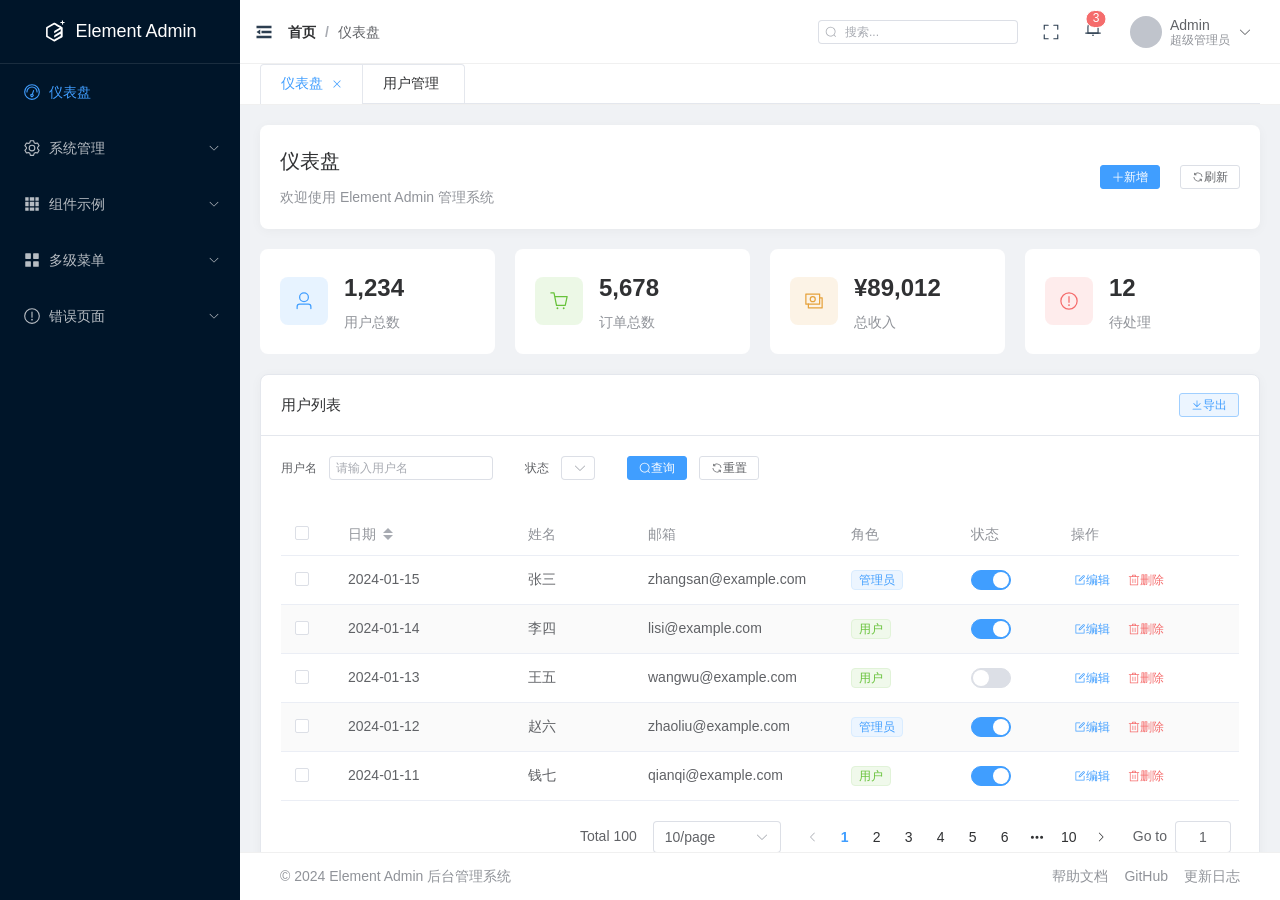
<file: index.html>
<!DOCTYPE html>
<html lang="en">
  <head>
    <meta charset="UTF-8">
    <link rel="icon" href="./favicon.ico">
    <meta name="viewport" content="width=device-width, initial-scale=1.0">
    <title>Vite App</title>
    <script type="module" crossorigin src="./assets/index-DnCmBksJ.js"></script>
    <link rel="stylesheet" crossorigin href="./assets/index-CQv5GTGY.css">
  </head>
  <body>
    <div id="app"></div>
  </body>
</html>
</file>
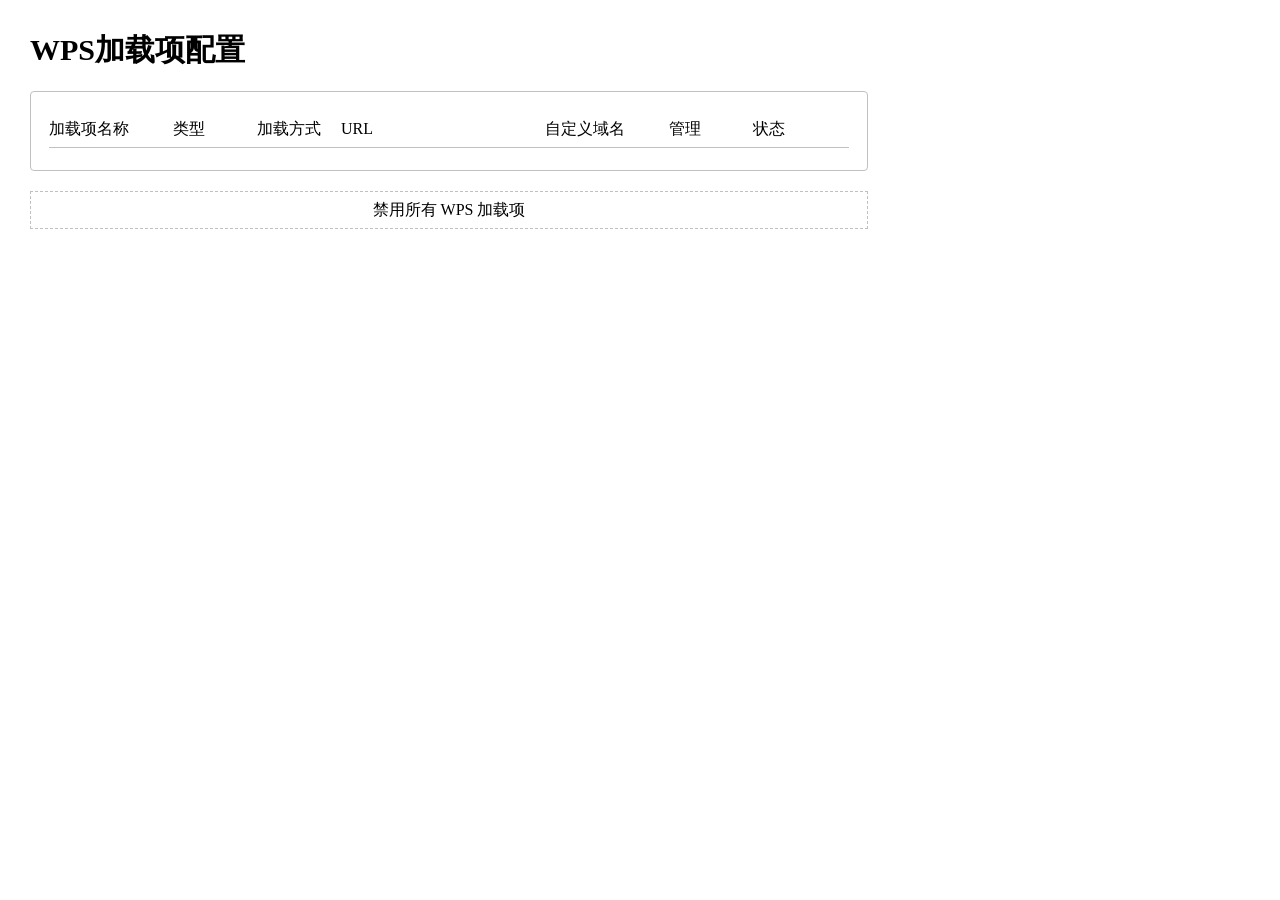
<file: publish.html>
<!DOCTYPE html>
<html>

<head>
    <meta charset="utf-8">
    <title>WPS加载项配置</title>
    <link rel="icon" type="image/png" sizes="32x32"
        href="[data-uri]">
    <style>
        body {
            margin: 30px;
        }

        .addonList {
            max-width: 80%;
            flex-direction: column;
            padding: 18px;
            border-radius: 4px;
            border: 1px solid silver;
        }

        .addonItem {
            font-size: 16px;
            line-height: 36px;
            margin-bottom: 4px;
        }

        .addonItem:hover {
            border-radius: 2px;
            border: 1px dashed silver;
        }

        .addonItemName1 {
            display: inline-block;
            width: 15%;
            text-align: left;
            vertical-align: middle;
            word-wrap: break-word;
        }

        .addonItemName2 {
            display: inline-block;
            width: 10%;
            vertical-align: middle;
            text-align: left;
            word-wrap: break-word;
        }

        .addonItemName3 {
            display: inline-block;
            width: 10%;
            vertical-align: middle;
            text-align: left;
            word-wrap: break-word;
        }

        .addonItemName4 {
            display: inline-block;
            width: 25%;
            text-align: left;
            vertical-align: middle;
            word-wrap: break-word;
        }

        .addonItemName5 {
            display: inline-block;
            width: 10%;
            text-align: left;
            vertical-align: middle;
            word-wrap: break-word;
        }

        .addonItemName6 {
            display: inline-block;
            width: 5%;
            text-align: left;
            vertical-align: middle;
            word-wrap: break-word;
        }

        .addonItemButton {
            padding: 4px 8px;
            background-color: #417ff9;
            display: inline-block;
            cursor: pointer;
            box-sizing: border-box;
            border-radius: 4px;
            text-align: center;
            color: #fff;
        }

        .addonItemButton:hover {
            background-color: #5696ff;
        }

        .addonItemTitle {
            padding: 0px;
            border-bottom: 1px solid silver;
        }

        .addonItemTitle:hover {
            border-radius: 0px;
            border: 0px;
        }

        .ClearAll {
            max-width: 80%;
            margin-top: 20px;
            font-size: 16px;
            line-height: 36px;
            text-align: center;
            cursor: pointer;
            border: 1px dashed silver;
            padding: 0px 18px;
        }

        .ClearAll:hover {
            border-radius: 2px;
            background-color: silver;
        }

        .divTitle {
            font-size: 30px;
            font-weight: bolder;
            margin-bottom: 20px;
        }
    </style>
    <script>
        function getHttpObj() {
            var httpobj = null;
            if (IEVersion() < 10) {
                try {
                    httpobj = new XDomainRequest();
                } catch (e1) {
                    httpobj = new createXHR();
                }
            } else {
                httpobj = new createXHR();
            }
            return httpobj;
        }
        //兼容IE低版本的创建xmlhttprequest对象的方法
        function createXHR() {
            if (typeof XMLHttpRequest != 'undefined') { //兼容高版本浏览器
                return new XMLHttpRequest();
            } else if (typeof ActiveXObject != 'undefined') { //IE6 采用 ActiveXObject， 兼容IE6
                var versions = [ //由于MSXML库有3个版本，因此都要考虑
                    'MSXML2.XMLHttp.6.0',
                    'MSXML2.XMLHttp.3.0',
                    'MSXML2.XMLHttp'
                ];

                for (var i = 0; i < versions.length; i++) {
                    try {
                        return new ActiveXObject(versions[i]);
                    } catch (e) {
                        //跳过
                    }
                }
            } else {
                throw new Error('您的浏览器不支持XHR对象');
            }
        }

        var fromCharCode = String.fromCharCode;
        // encoder stuff
        var cb_utob = function (c) {
            if (c.length < 2) {
                var cc = c.charCodeAt(0);
                return cc < 0x80 ? c :
                    cc < 0x800 ? (fromCharCode(0xc0 | (cc >>> 6)) +
                        fromCharCode(0x80 | (cc & 0x3f))) :
                        (fromCharCode(0xe0 | ((cc >>> 12) & 0x0f)) +
                            fromCharCode(0x80 | ((cc >>> 6) & 0x3f)) +
                            fromCharCode(0x80 | (cc & 0x3f)));
            } else {
                var cc = 0x10000 +
                    (c.charCodeAt(0) - 0xD800) * 0x400 +
                    (c.charCodeAt(1) - 0xDC00);
                return (fromCharCode(0xf0 | ((cc >>> 18) & 0x07)) +
                    fromCharCode(0x80 | ((cc >>> 12) & 0x3f)) +
                    fromCharCode(0x80 | ((cc >>> 6) & 0x3f)) +
                    fromCharCode(0x80 | (cc & 0x3f)));
            }
        };
        var re_utob = /[\uD800-\uDBFF][\uDC00-\uDFFFF]|[^\x00-\x7F]/g;
        var utob = function (u) {
            return u.replace(re_utob, cb_utob);
        };
        var _encode = function (u) {
            var isUint8Array = Object.prototype.toString.call(u) === '[object Uint8Array]';
            if (isUint8Array)
                return u.toString('base64')
            else
                return btoa(utob(String(u)));
        }

        if (typeof btoa !== 'function') btoa = func_btoa;

        function func_btoa(input) {
            var str = String(input);
            var chars = 'ABCDEFGHIJKLMNOPQRSTUVWXYZabcdefghijklmnopqrstuvwxyz0123456789+/=';
            for (
                // initialize result and counter
                var block, charCode, idx = 0, map = chars, output = '';
                // if the next str index does not exist:
                //   change the mapping table to "="
                //   check if d has no fractional digits
                str.charAt(idx | 0) || (map = '=', idx % 1);
                // "8 - idx % 1 * 8" generates the sequence 2, 4, 6, 8
                output += map.charAt(63 & block >> 8 - idx % 1 * 8)
            ) {
                charCode = str.charCodeAt(idx += 3 / 4);
                if (charCode > 0xFF) {
                    throw new InvalidCharacterError("'btoa' failed: The string to be encoded contains characters outside of the Latin1 range.");
                }
                block = block << 8 | charCode;
            }
            return output;
        }

        function encode(u, urisafe) {
            return !urisafe ?
                _encode(u) :
                _encode(String(u)).replace(/[+\/]/g, function (m0) {
                    return m0 == '+' ? '-' : '_';
                }).replace(/=/g, '');
        }

        function IEVersion() {
            var userAgent = navigator.userAgent; //取得浏览器的userAgent字符串  
            var isIE = userAgent.indexOf("compatible") > -1 && userAgent.indexOf("MSIE") > -1; //判断是否IE<11浏览器  
            var isEdge = userAgent.indexOf("Edge") > -1 && !isIE; //判断是否IE的Edge浏览器  
            var isIE11 = userAgent.indexOf('Trident') > -1 && userAgent.indexOf("rv:11.0") > -1;
            if (isIE) {
                var reIE = new RegExp("MSIE (\\d+\\.\\d+);");
                reIE.test(userAgent);
                var fIEVersion = parseFloat(RegExp["$1"]);
                if (fIEVersion == 7) {
                    return 7;
                } else if (fIEVersion == 8) {
                    return 8;
                } else if (fIEVersion == 9) {
                    return 9;
                } else if (fIEVersion == 10) {
                    return 10;
                } else {
                    return 6; //IE版本<=7
                }
            } else if (isEdge) {
                return 20; //edge
            } else if (isIE11) {
                return 11; //IE11  
            } else {
                return 30; //不是ie浏览器
            }
        }

        /**
         * 生成guid的接口
         * @returns guid
         */
        function guid() {
            return 'xxxxxxxx-xxxx-4xxx-yxxx-xxxxxxxxxxxx'.replace(/[xy]/g, function (c) {
                var r = Math.random() * 16 | 0, v = c == 'x' ? r : (r & 0x3 | 0x8);
                return v.toString(16);
            });
        }

        /**
         * 自定义协议启动服务端
         * 默认不带参数serverId，linux未升级之前不要使用多用户
         */
        function InitWpsCloudSvr() {
            if (serverId == undefined)
                window.location.href = "ksoWPSCloudSvr://start=RelayHttpServer"//是否启动wps弹框
            else
                window.location.href = "ksoWPSCloudSvr://start=RelayHttpServer" + "&serverId=" + serverId //是否启动wps弹框
        }

        var serverId = undefined;

        /**
         * 获取serverId的接口
         * @returns serverId
         */
        function getServerId() {
            if (window.localStorage) {
                if (localStorage.getItem("serverId")) {
                    //
                }
                else {
                    localStorage.setItem("serverId", guid());
                }
                return localStorage.getItem("serverId");
            }
            else {
                return guid();
            }
        }

        function startWps(req, t, callback) {
            function startWpsInnder(reqInner, tryCount, bPop) {
                if (tryCount < 1) {
                    if (callback)
                        callback({
                            status: 2,
                            message: "请允许浏览器打开WPS Office"
                        });
                    return;
                }
                var bRetry = true;
                var xmlReq = getHttpObj();
                //WPS客户端提供的接收参数的本地服务，HTTP服务端口为58890，HTTPS服务端口为58891
                //这俩配置，取一即可，不可同时启用
                xmlReq.open(reqInner.type, reqInner.url);
                xmlReq.onload = function (res) {
                    if (res.target.status != 200) {
                        var responseStr = IEVersion() < 10 ? xmlReq.responseText : res.target.response;
                        var errorMessage = JSON.parse(responseStr)
                        if (errorMessage.data == "Subserver not available." && tryCount == 4 && bPop) {
                            InitWpsCloudSvr();
                            setTimeout(function () {
                                if (bRetry) {
                                    bRetry = false;
                                    startWpsInnder(reqInner, --tryCount, false);
                                }
                            }, 3000);
                        }
                    }
                    if (callback)
                        callback({
                            status: 0,
                            res: res
                        });
                }
                xmlReq.ontimeout = xmlReq.onerror = function (res) {
                    xmlReq.bTimeout = true;
                    if (bPop) { //打开wps并传参
                        InitWpsCloudSvr()
                    }
                    setTimeout(function () {
                        if (bRetry) {
                            bRetry = false;
                            startWpsInnder(reqInner, --tryCount, false);
                        }
                    }, 1000);
                }
                if (IEVersion() < 10) {
                    xmlReq.onreadystatechange = function () {
                        if (xmlReq.readyState != 4)
                            return;
                        if (xmlReq.bTimeout) {
                            return;
                        }
                        if (xmlReq.status === 200)
                            xmlReq.onload();
                        else
                            xmlReq.onerror();
                    }
                }
                xmlReq.timeout = 3000;
                xmlReq.send(t)
            }
            startWpsInnder(req, 4, true);
            return;
        }

        function CheckPlugin(element) {
            var id = GetAddonId(element);
            var ele = document.getElementById(id + "_status");
            var xmlReq = getHttpObj();
            var offline = element.online === "false";
            var url = offline ? element.url : element.url + "ribbon.xml";
            xmlReq.open("POST", "http://localhost:58890/redirect/runParams");
            xmlReq.onload = function (res) {
                if ((offline && res.target.response.startsWith("7z"))
                    || !offline && res.target.response.startsWith("<customUI")) {
                    ele.style.color = "green";
                    ele.style.textAlign = "center";
                    ele.innerHTML = "正常";
                } else {
                    ele.style.color = "white";
                    ele.style.backgroundColor = "gray";
                    ele.style.textAlign = "center";
                    ele.innerHTML = "无效";
                    ele.title = offline ? ("不是有效的7z格式" + url) : ("不是有效的ribbon.xml，" + url);
                }
            }
            xmlReq.onerror = function (res) {
                xmlReq.bTimeout = true;
                ele.style.color = "white";
                ele.style.backgroundColor = "gray";
                ele.style.textAlign = "center";
                ele.innerHTML = "无效";
                ele.title = "网页路径不可访问，如果是跨域问题，不影响使用：" + url;
            }
            xmlReq.ontimeout = function (res) {
                xmlReq.bTimeout = true;
                ele.style.color = "white";
                ele.style.backgroundColor = "gray";
                ele.style.textAlign = "center";
                ele.innerHTML = "异常";
                ele.title = "访问超时，" + url;
            }
            if (IEVersion() < 10) {
                xmlReq.onreadystatechange = function () {
                    if (xmlReq.readyState != 4)
                        return;
                    if (xmlReq.bTimeout) {
                        return;
                    }
                    if (xmlReq.status === 200)
                        xmlReq.onload();
                    else
                        xmlReq.onerror();
                }
            }
            xmlReq.timeout = 5000;
            var data = {
                method: "get",
                url: url,
                data: ""
            }
            var sendData = FormatSendData(data)
            xmlReq.send(sendData);
        }

        function GetAddonId(element) {
            return element.name + "/" + element.addonType;
        }

        function UpdateElement(element, cmd) {
            if (typeof element.name === 'undefined')
                return
            var id = GetAddonId(element);
            var addonList = document.getElementById("addonList");
            //var param = JSON.stringify(element).replace(/"/g, "\'");
            var buttonLabel = cmd === 'enable' ? "安装" : "卸载";
            var des = "文字";
            if (element.addonType == "et")
                des = "电子表格";
            else if (element.addonType == "wpp")
                des = "演示";
            var loadType = "在线";
            if (element.online == "false")
                loadType = "离线";
            var old = document.getElementById(id);
            if (old !== null) {
                var oldOnline = old.wpsaddon.online === "false";
                var newOnline = element.online === "false";
                if (cmd === 'disable'
                    && (oldOnline !== newOnline
                        || old.wpsaddon.url !== element.url
                        || (oldOnline && old.wpsaddon.version !== element.version))) {
                    buttonLabel = "更新/卸载";
                    cmd = "choose";
                }
                old.wpsaddoncmd = cmd;
                document.getElementById(id + '_button').innerHTML = buttonLabel;
                document.getElementById(id + '_domain').innerHTML = element.customDomain;
            } else {
                var ele = document.createElement("div");
                ele.className = "addonItem";
                ele.id = id;
                ele.wpsaddon = element;
                ele.wpsaddoncmd = cmd;
                ele.innerHTML =
                    '<div class="addonItemName1">' + element.name + '</div>\n' +
                    '<div class="addonItemName2">' + des + '</div>\n' +
                    '<div class="addonItemName3">' + loadType + '</div>\n' +
                    '<div class="addonItemName4">' + element.url + '</div>\n' +
                    '<div class="addonItemName1" id="' + id + '_domain' + '">' + element.customDomain + '</div>\n' +
                    '<div class="addonItemName5"><div class="addonItemButton" id="' + id + '_button' + '" onclick="WpsAddonHandle(\'' + id + '\')">' + buttonLabel + '</div></div>\n' +
                    '<div class="addonItemName6" id="' + id + '_status' + '">验证中...</div>\n';
                addonList.appendChild(ele);
                CheckPlugin(element);
            }
        }

        function WpsAddonHandle(id) {
            var ele = document.getElementById(id);
            var element = ele.wpsaddon;
            var cmd = ele.wpsaddoncmd;
            WpsAddonHandleEx(element, cmd)
        }

        function WpsAddonHandleEx(element, cmd) {
            if (cmd === "choose") {
                if (confirm("点击确定将更新 WPS 加载项，或点击取消完成卸载")) {
                    cmd = "enable";
                } else {
                    cmd = "disable";
                }
            }
            var data = FormartData(element, cmd);
            var req = { url: "http://localhost:58890/deployaddons/runParams", type: "POST" };
            startWps(req, data, function (res) {
                if (res.status == 0) {
                    if (cmd === "disableall") {
                        window.location.reload();
                    } else {
                        if (res.res.target.response == "OK"
                            || (res.res.target.response == "" && res.res.target.status == 200)) {
                            var newCmd = 'disable';
                            if (cmd === 'disable')
                                newCmd = 'enable';
                            UpdateElement(element, newCmd)
                            alert("配置成功！");
                        }
                        else {
                            alert("配置失败！");
                        }
                    }
                } else {
                    alert(res.message);
                }
            });
        }

        function FormartData(element, cmd) {
            var data = {
                "cmd": cmd, //"enable", 启用， "disable", 禁用, "disableall", 禁用所有
                "name": element.name,
                "url": element.url,
                "addonType": element.addonType,
                "online": element.online,
                "version": element.version,
                "customDomain": element.customDomain
            }
            return FormatSendData(data);
        }

        function FormatSendData(data) {
            var strData = JSON.stringify(data);
            if (IEVersion() < 10)
                eval("strData = '" + JSON.stringify(strData) + "';");

            if (serverVersion >= "1.0.2" && serverId != undefined) {
                var base64Data = encode(strData);
                return JSON.stringify({
                    serverId: serverId,
                    data: base64Data
                })
            }
            else {
                return encode(strData);
            }
        }

        function LoadLocalAddons() {
            var baseData
            if (serverVersion >= "1.0.2" && serverId != undefined)
                baseData = JSON.stringify({ serverId: serverId });
            var req = { url: "http://127.0.0.1:58890/publishlist", type: "POST" };
            startWps(req, baseData, function (res) {
                if (res.status == 0) {
                    var addonList = document.getElementById("addonList");
                    var curList = JSON.parse(res.res.target.response);
                    curList.forEach(function (element) {
                        if (element.enable === "false")
                            return;
                        UpdateElement(element, 'disable')
                    });
                } else {
                    alert(res.message);
                }
            });
        }

        function LoadPublishAddons() {
            var addonList = document.getElementById("addonList");
            var curList = [{"name":"test123","addonType":"wps","online":"true","multiUser":"false","url":"http://www.test.a/"},{"name":"plugin","addonType":"et","online":"true","multiUser":"false","url":"http://127.0.0.1:8086/static/"},{"name":"etaddon","addonType":"et","online":"true","multiUser":"false","url":"https://ghtycc.github.io/plugin/"}];
            curList.forEach(function (element) {
                var param = JSON.stringify(element).replace("\"", "\'");
                UpdateElement(element, 'enable')
            });
        }

        var serverVersion = "wait";
        function InitSdk() {
            var req = { url: "http://127.0.0.1:58890/version", type: "POST" };
            startWps(
                req,
                JSON.stringify({ serverId: serverId }),
                function (res) {
                    if (res.status !== 0) {
                        return;
                    }
                    if (serverVersion == "wait") {
                        serverVersion = res.res.target.response;
                        LoadPublishAddons();
                        LoadLocalAddons();
                    }
                },
            );
        }

        function LoadAddons() {
            var addonList = document.getElementById("addonList");
            addonList.style.maxWidth = 800 * window.devicePixelRatio + "px";
            var ClearAll = document.getElementById("ClearAll");
            ClearAll.style.maxWidth = 800 * window.devicePixelRatio + "px";
            InitSdk();
        }

        function ClearAll() {
            if (confirm('确定要禁用所有WPS加载项吗？')) {
                var element = {};
                WpsAddonHandleEx(element, 'disableall');
            }
        }
    </script>
</head>

<body onload="LoadAddons()">
    <div class="divTitle">WPS加载项配置</div>
    <div class="addonList" id="addonList">
        <div class="addonItem addonItemTitle">
            <div class="addonItemName1">加载项名称</div>
            <div class="addonItemName2">类型</div>
            <div class="addonItemName3">加载方式</div>
            <div class="addonItemName4">URL</div>
            <div class="addonItemName1">自定义域名</div>
            <div class="addonItemName5">管理</div>
            <div class="addonItemName6">状态</div>
        </div>
    </div>
    <div class="ClearAll" onclick="ClearAll()" id="ClearAll">禁用所有 WPS 加载项</div>
</body>

</html>
</file>
<file: assets/index-CQv5GTGY.css>
@charset "UTF-8";:root{--el-color-white:#ffffff;--el-color-black:#000000;--el-color-primary-rgb:64,158,255;--el-color-success-rgb:103,194,58;--el-color-warning-rgb:230,162,60;--el-color-danger-rgb:245,108,108;--el-color-error-rgb:245,108,108;--el-color-info-rgb:144,147,153;--el-font-size-extra-large:20px;--el-font-size-large:18px;--el-font-size-medium:16px;--el-font-size-base:14px;--el-font-size-small:13px;--el-font-size-extra-small:12px;--el-font-family:"Helvetica Neue",Helvetica,"PingFang SC","Hiragino Sans GB","Microsoft YaHei","微软雅黑",Arial,sans-serif;--el-font-weight-primary:500;--el-font-line-height-primary:24px;--el-index-normal:1;--el-index-top:1000;--el-index-popper:2000;--el-border-radius-base:4px;--el-border-radius-small:2px;--el-border-radius-round:20px;--el-border-radius-circle:100%;--el-transition-duration:.3s;--el-transition-duration-fast:.2s;--el-transition-function-ease-in-out-bezier:cubic-bezier(.645,.045,.355,1);--el-transition-function-fast-bezier:cubic-bezier(.23,1,.32,1);--el-transition-all:all var(--el-transition-duration) var(--el-transition-function-ease-in-out-bezier);--el-transition-fade:opacity var(--el-transition-duration) var(--el-transition-function-fast-bezier);--el-transition-md-fade:transform var(--el-transition-duration) var(--el-transition-function-fast-bezier),opacity var(--el-transition-duration) var(--el-transition-function-fast-bezier);--el-transition-fade-linear:opacity var(--el-transition-duration-fast) linear;--el-transition-border:border-color var(--el-transition-duration-fast) var(--el-transition-function-ease-in-out-bezier);--el-transition-box-shadow:box-shadow var(--el-transition-duration-fast) var(--el-transition-function-ease-in-out-bezier);--el-transition-color:color var(--el-transition-duration-fast) var(--el-transition-function-ease-in-out-bezier);--el-component-size-large:40px;--el-component-size:32px;--el-component-size-small:24px;color-scheme:light;--el-color-primary:#409eff;--el-color-primary-light-3:rgb(121,187,255);--el-color-primary-light-5:rgb(160,207,255);--el-color-primary-light-7:rgb(198,226,255);--el-color-primary-light-8:rgb(217,236,255);--el-color-primary-light-9:rgb(236,245,255);--el-color-primary-dark-2:rgb(51,126,204);--el-color-success:#67c23a;--el-color-success-light-3:rgb(149,212,117);--el-color-success-light-5:rgb(179,225,157);--el-color-success-light-7:rgb(209,237,196);--el-color-success-light-8:rgb(225,243,216);--el-color-success-light-9:rgb(240,249,235);--el-color-success-dark-2:rgb(82,155,46);--el-color-warning:#e6a23c;--el-color-warning-light-3:rgb(238,190,119);--el-color-warning-light-5:rgb(243,209,158);--el-color-warning-light-7:rgb(248,227,197);--el-color-warning-light-8:rgb(250,236,216);--el-color-warning-light-9:rgb(253,246,236);--el-color-warning-dark-2:rgb(184,130,48);--el-color-danger:#f56c6c;--el-color-danger-light-3:rgb(248,152,152);--el-color-danger-light-5:rgb(250,182,182);--el-color-danger-light-7:rgb(252,211,211);--el-color-danger-light-8:rgb(253,226,226);--el-color-danger-light-9:rgb(254,240,240);--el-color-danger-dark-2:rgb(196,86,86);--el-color-error:#f56c6c;--el-color-error-light-3:rgb(248,152,152);--el-color-error-light-5:rgb(250,182,182);--el-color-error-light-7:rgb(252,211,211);--el-color-error-light-8:rgb(253,226,226);--el-color-error-light-9:rgb(254,240,240);--el-color-error-dark-2:rgb(196,86,86);--el-color-info:#909399;--el-color-info-light-3:rgb(177,179,184);--el-color-info-light-5:rgb(200,201,204);--el-color-info-light-7:rgb(222,223,224);--el-color-info-light-8:rgb(233,233,235);--el-color-info-light-9:rgb(244,244,245);--el-color-info-dark-2:rgb(115,118,122);--el-bg-color:#ffffff;--el-bg-color-page:#f2f3f5;--el-bg-color-overlay:#ffffff;--el-text-color-primary:#303133;--el-text-color-regular:#606266;--el-text-color-secondary:#909399;--el-text-color-placeholder:#a8abb2;--el-text-color-disabled:#c0c4cc;--el-border-color:#dcdfe6;--el-border-color-light:#e4e7ed;--el-border-color-lighter:#ebeef5;--el-border-color-extra-light:#f2f6fc;--el-border-color-dark:#d4d7de;--el-border-color-darker:#cdd0d6;--el-fill-color:#f0f2f5;--el-fill-color-light:#f5f7fa;--el-fill-color-lighter:#fafafa;--el-fill-color-extra-light:#fafcff;--el-fill-color-dark:#ebedf0;--el-fill-color-darker:#e6e8eb;--el-fill-color-blank:#ffffff;--el-box-shadow:0px 12px 32px 4px rgba(0,0,0,.04),0px 8px 20px rgba(0,0,0,.08);--el-box-shadow-light:0px 0px 12px rgba(0,0,0,.12);--el-box-shadow-lighter:0px 0px 6px rgba(0,0,0,.12);--el-box-shadow-dark:0px 16px 48px 16px rgba(0,0,0,.08),0px 12px 32px rgba(0,0,0,.12),0px 8px 16px -8px rgba(0,0,0,.16);--el-disabled-bg-color:var(--el-fill-color-light);--el-disabled-text-color:var(--el-text-color-placeholder);--el-disabled-border-color:var(--el-border-color-light);--el-overlay-color:rgba(0,0,0,.8);--el-overlay-color-light:rgba(0,0,0,.7);--el-overlay-color-lighter:rgba(0,0,0,.5);--el-mask-color:rgba(255,255,255,.9);--el-mask-color-extra-light:rgba(255,255,255,.3);--el-border-width:1px;--el-border-style:solid;--el-border-color-hover:var(--el-text-color-disabled);--el-border:var(--el-border-width) var(--el-border-style) var(--el-border-color);--el-svg-monochrome-grey:var(--el-border-color)}.fade-in-linear-enter-active,.fade-in-linear-leave-active{transition:var(--el-transition-fade-linear)}.fade-in-linear-enter-from,.fade-in-linear-leave-to{opacity:0}.el-fade-in-linear-enter-active,.el-fade-in-linear-leave-active{transition:var(--el-transition-fade-linear)}.el-fade-in-linear-enter-from,.el-fade-in-linear-leave-to{opacity:0}.el-fade-in-enter-active,.el-fade-in-leave-active{transition:all var(--el-transition-duration) cubic-bezier(.55,0,.1,1)}.el-fade-in-enter-from,.el-fade-in-leave-active{opacity:0}.el-zoom-in-center-enter-active,.el-zoom-in-center-leave-active{transition:all var(--el-transition-duration) cubic-bezier(.55,0,.1,1)}.el-zoom-in-center-enter-from,.el-zoom-in-center-leave-active{opacity:0;transform:scaleX(0)}.el-zoom-in-top-enter-active,.el-zoom-in-top-leave-active{opacity:1;transform:scaleY(1);transform-origin:center top;transition:var(--el-transition-md-fade)}.el-zoom-in-top-enter-active[data-popper-placement^=top],.el-zoom-in-top-leave-active[data-popper-placement^=top]{transform-origin:center bottom}.el-zoom-in-top-enter-from,.el-zoom-in-top-leave-active{opacity:0;transform:scaleY(0)}.el-zoom-in-bottom-enter-active,.el-zoom-in-bottom-leave-active{opacity:1;transform:scaleY(1);transform-origin:center bottom;transition:var(--el-transition-md-fade)}.el-zoom-in-bottom-enter-from,.el-zoom-in-bottom-leave-active{opacity:0;transform:scaleY(0)}.el-zoom-in-left-enter-active,.el-zoom-in-left-leave-active{opacity:1;transform:scale(1);transform-origin:top left;transition:var(--el-transition-md-fade)}.el-zoom-in-left-enter-from,.el-zoom-in-left-leave-active{opacity:0;transform:scale(.45)}.collapse-transition{transition:var(--el-transition-duration) height ease-in-out,var(--el-transition-duration) padding-top ease-in-out,var(--el-transition-duration) padding-bottom ease-in-out}.el-collapse-transition-enter-active,.el-collapse-transition-leave-active{transition:var(--el-transition-duration) max-height ease-in-out,var(--el-transition-duration) padding-top ease-in-out,var(--el-transition-duration) padding-bottom ease-in-out}.horizontal-collapse-transition{transition:var(--el-transition-duration) width ease-in-out,var(--el-transition-duration) padding-left ease-in-out,var(--el-transition-duration) padding-right ease-in-out}.el-list-enter-active,.el-list-leave-active{transition:all 1s}.el-list-enter-from,.el-list-leave-to{opacity:0;transform:translateY(-30px)}.el-list-leave-active{position:absolute!important}.el-opacity-transition{transition:opacity var(--el-transition-duration) cubic-bezier(.55,0,.1,1)}.el-icon--right{margin-left:5px}.el-icon--left{margin-right:5px}@keyframes rotating{0%{transform:rotate(0)}to{transform:rotate(1turn)}}.el-icon{--color:inherit;align-items:center;color:var(--color);display:inline-flex;fill:currentColor;font-size:inherit;height:1em;justify-content:center;line-height:1em;position:relative;width:1em}.el-icon.is-loading{animation:rotating 2s linear infinite}.el-icon svg{height:1em;width:1em}.el-affix--fixed{position:fixed}.el-alert{--el-alert-padding:8px 16px;--el-alert-border-radius-base:var(--el-border-radius-base);--el-alert-title-font-size:14px;--el-alert-title-with-description-font-size:16px;--el-alert-description-font-size:14px;--el-alert-close-font-size:16px;--el-alert-close-customed-font-size:14px;--el-alert-icon-size:16px;--el-alert-icon-large-size:28px;align-items:center;background-color:var(--el-color-white);border-radius:var(--el-alert-border-radius-base);box-sizing:border-box;display:flex;margin:0;opacity:1;overflow:hidden;padding:var(--el-alert-padding);position:relative;transition:opacity var(--el-transition-duration-fast);width:100%}.el-alert.is-light .el-alert__close-btn{color:var(--el-text-color-placeholder)}.el-alert.is-dark .el-alert__close-btn,.el-alert.is-dark .el-alert__description{color:var(--el-color-white)}.el-alert.is-center{justify-content:center}.el-alert--primary{--el-alert-bg-color:var(--el-color-primary-light-9)}.el-alert--primary.is-light{background-color:var(--el-alert-bg-color)}.el-alert--primary.is-light,.el-alert--primary.is-light .el-alert__description{color:var(--el-color-primary)}.el-alert--primary.is-dark{background-color:var(--el-color-primary);color:var(--el-color-white)}.el-alert--success{--el-alert-bg-color:var(--el-color-success-light-9)}.el-alert--success.is-light{background-color:var(--el-alert-bg-color)}.el-alert--success.is-light,.el-alert--success.is-light .el-alert__description{color:var(--el-color-success)}.el-alert--success.is-dark{background-color:var(--el-color-success);color:var(--el-color-white)}.el-alert--info{--el-alert-bg-color:var(--el-color-info-light-9)}.el-alert--info.is-light{background-color:var(--el-alert-bg-color)}.el-alert--info.is-light,.el-alert--info.is-light .el-alert__description{color:var(--el-color-info)}.el-alert--info.is-dark{background-color:var(--el-color-info);color:var(--el-color-white)}.el-alert--warning{--el-alert-bg-color:var(--el-color-warning-light-9)}.el-alert--warning.is-light{background-color:var(--el-alert-bg-color)}.el-alert--warning.is-light,.el-alert--warning.is-light .el-alert__description{color:var(--el-color-warning)}.el-alert--warning.is-dark{background-color:var(--el-color-warning);color:var(--el-color-white)}.el-alert--error{--el-alert-bg-color:var(--el-color-error-light-9)}.el-alert--error.is-light{background-color:var(--el-alert-bg-color)}.el-alert--error.is-light,.el-alert--error.is-light .el-alert__description{color:var(--el-color-error)}.el-alert--error.is-dark{background-color:var(--el-color-error);color:var(--el-color-white)}.el-alert__content{display:flex;flex-direction:column;gap:4px}.el-alert .el-alert__icon{font-size:var(--el-alert-icon-size);margin-right:8px;width:var(--el-alert-icon-size)}.el-alert .el-alert__icon.is-big{font-size:var(--el-alert-icon-large-size);margin-right:12px;width:var(--el-alert-icon-large-size)}.el-alert__title{font-size:var(--el-alert-title-font-size);line-height:24px}.el-alert__title.with-description{font-size:var(--el-alert-title-with-description-font-size)}.el-alert .el-alert__description{font-size:var(--el-alert-description-font-size);margin:0}.el-alert .el-alert__close-btn{cursor:pointer;font-size:var(--el-alert-close-font-size);opacity:1;position:absolute;right:16px;top:12px}.el-alert .el-alert__close-btn.is-customed{font-size:var(--el-alert-close-customed-font-size);font-style:normal;line-height:24px;top:8px}.el-alert-fade-enter-from,.el-alert-fade-leave-active{opacity:0}.el-aside{box-sizing:border-box;flex-shrink:0;overflow:auto;width:var(--el-aside-width,300px)}.el-autocomplete{--el-input-text-color:var(--el-text-color-regular);--el-input-border:var(--el-border);--el-input-hover-border:var(--el-border-color-hover);--el-input-focus-border:var(--el-color-primary);--el-input-transparent-border:0 0 0 1px transparent inset;--el-input-border-color:var(--el-border-color);--el-input-border-radius:var(--el-border-radius-base);--el-input-bg-color:var(--el-fill-color-blank);--el-input-icon-color:var(--el-text-color-placeholder);--el-input-placeholder-color:var(--el-text-color-placeholder);--el-input-hover-border-color:var(--el-border-color-hover);--el-input-clear-hover-color:var(--el-text-color-secondary);--el-input-focus-border-color:var(--el-color-primary);--el-input-width:100%;display:inline-block;position:relative;width:var(--el-input-width)}.el-autocomplete__popper.el-popper{background:var(--el-bg-color-overlay);box-shadow:var(--el-box-shadow-light)}.el-autocomplete__popper.el-popper,.el-autocomplete__popper.el-popper .el-popper__arrow:before{border:1px solid var(--el-border-color-light)}.el-autocomplete__popper.el-popper[data-popper-placement^=top] .el-popper__arrow:before{border-left-color:transparent;border-top-color:transparent}.el-autocomplete__popper.el-popper[data-popper-placement^=bottom] .el-popper__arrow:before{border-bottom-color:transparent;border-right-color:transparent}.el-autocomplete__popper.el-popper[data-popper-placement^=left] .el-popper__arrow:before{border-bottom-color:transparent;border-left-color:transparent}.el-autocomplete__popper.el-popper[data-popper-placement^=right] .el-popper__arrow:before{border-right-color:transparent;border-top-color:transparent}.el-autocomplete-suggestion{border-radius:var(--el-border-radius-base);box-sizing:border-box}.el-autocomplete-suggestion__header{border-bottom:1px solid var(--el-border-color-lighter);padding:10px}.el-autocomplete-suggestion__footer{border-top:1px solid var(--el-border-color-lighter);padding:10px}.el-autocomplete-suggestion__wrap{box-sizing:border-box;max-height:280px;padding:10px 0}.el-autocomplete-suggestion__list{margin:0;padding:0}.el-autocomplete-suggestion li{color:var(--el-text-color-regular);cursor:pointer;font-size:var(--el-font-size-base);line-height:34px;list-style:none;margin:0;overflow:hidden;padding:0 20px;text-align:left;text-overflow:ellipsis;white-space:nowrap}.el-autocomplete-suggestion li.highlighted,.el-autocomplete-suggestion li:hover{background-color:var(--el-fill-color-light)}.el-autocomplete-suggestion li.divider{border-top:1px solid var(--el-color-black);margin-top:6px}.el-autocomplete-suggestion li.divider:last-child{margin-bottom:-6px}.el-autocomplete-suggestion.is-loading li{align-items:center;color:var(--el-text-color-secondary);cursor:default;display:flex;font-size:20px;height:100px;justify-content:center}.el-autocomplete-suggestion.is-loading li:hover{background-color:var(--el-bg-color-overlay)}.el-avatar{--el-avatar-text-color:var(--el-color-white);--el-avatar-bg-color:var(--el-text-color-disabled);--el-avatar-text-size:14px;--el-avatar-icon-size:18px;--el-avatar-border-radius:var(--el-border-radius-base);--el-avatar-size-large:56px;--el-avatar-size-small:24px;--el-avatar-size:40px;align-items:center;background:var(--el-avatar-bg-color);box-sizing:border-box;color:var(--el-avatar-text-color);display:inline-flex;font-size:var(--el-avatar-text-size);height:var(--el-avatar-size);justify-content:center;outline:none;overflow:hidden;text-align:center;width:var(--el-avatar-size)}.el-avatar>img{display:block;height:100%;width:100%}.el-avatar--circle{border-radius:50%}.el-avatar--square{border-radius:var(--el-avatar-border-radius)}.el-avatar--icon{font-size:var(--el-avatar-icon-size)}.el-avatar--small{--el-avatar-size:24px}.el-avatar--large{--el-avatar-size:56px}.el-avatar-group{--el-avatar-group-item-gap:-8px;--el-avatar-group-collapse-item-gap:4px;display:inline-flex}.el-avatar-group .el-avatar{border:1px solid var(--el-border-color-extra-light)}.el-avatar-group .el-avatar:not(:first-child){margin-left:var(--el-avatar-group-item-gap)}.el-avatar-group__collapse-avatars{--el-avatar-group-item-gap:-8px;--el-avatar-group-collapse-item-gap:4px}.el-avatar-group__collapse-avatars .el-avatar:not(:first-child){margin-left:var(--el-avatar-group-collapse-item-gap)}.el-backtop{--el-backtop-bg-color:var(--el-bg-color-overlay);--el-backtop-text-color:var(--el-color-primary);--el-backtop-hover-bg-color:var(--el-border-color-extra-light);align-items:center;background-color:var(--el-backtop-bg-color);border-radius:50%;box-shadow:var(--el-box-shadow-lighter);color:var(--el-backtop-text-color);cursor:pointer;display:flex;font-size:20px;height:40px;justify-content:center;position:fixed;width:40px;z-index:5}.el-backtop:hover{background-color:var(--el-backtop-hover-bg-color)}.el-backtop__icon{font-size:20px}.el-badge{--el-badge-bg-color:var(--el-color-danger);--el-badge-radius:10px;--el-badge-font-size:12px;--el-badge-padding:6px;--el-badge-size:18px;display:inline-block;position:relative;vertical-align:middle;width:-moz-fit-content;width:fit-content}.el-badge__content{align-items:center;background-color:var(--el-badge-bg-color);border:1px solid var(--el-bg-color);border-radius:var(--el-badge-radius);color:var(--el-color-white);display:inline-flex;font-size:var(--el-badge-font-size);height:var(--el-badge-size);justify-content:center;padding:0 var(--el-badge-padding);white-space:nowrap}.el-badge__content.is-fixed{position:absolute;right:calc(1px + var(--el-badge-size)/2);top:0;transform:translateY(-50%) translate(100%);z-index:var(--el-index-normal)}.el-badge__content.is-fixed.is-dot{right:5px}.el-badge__content.is-dot{border-radius:50%;height:8px;padding:0;right:0;width:8px}.el-badge__content.is-hide-zero{display:none}.el-badge__content--primary{background-color:var(--el-color-primary)}.el-badge__content--success{background-color:var(--el-color-success)}.el-badge__content--warning{background-color:var(--el-color-warning)}.el-badge__content--info{background-color:var(--el-color-info)}.el-badge__content--danger{background-color:var(--el-color-danger)}.el-breadcrumb__separator{color:var(--el-text-color-placeholder);font-weight:700;margin:0 9px}.el-breadcrumb__separator.el-icon{font-weight:400;margin:0 6px}.el-breadcrumb__separator.el-icon svg{vertical-align:middle}.el-breadcrumb__item{align-items:center;display:inline-flex;float:left}.el-breadcrumb__inner{color:var(--el-text-color-regular)}.el-breadcrumb__inner a,.el-breadcrumb__inner.is-link{color:var(--el-text-color-primary);font-weight:700;text-decoration:none;transition:var(--el-transition-color)}.el-breadcrumb__inner a:hover,.el-breadcrumb__inner.is-link:hover{color:var(--el-color-primary);cursor:pointer}.el-breadcrumb__item:last-child .el-breadcrumb__inner,.el-breadcrumb__item:last-child .el-breadcrumb__inner a,.el-breadcrumb__item:last-child .el-breadcrumb__inner a:hover,.el-breadcrumb__item:last-child .el-breadcrumb__inner:hover{color:var(--el-text-color-regular);cursor:text;font-weight:400}.el-breadcrumb__item:last-child .el-breadcrumb__separator{display:none}.el-breadcrumb{font-size:14px;line-height:1}.el-breadcrumb:after,.el-breadcrumb:before{content:"";display:table}.el-breadcrumb:after{clear:both}.el-button-group>.el-button+.el-button{margin-left:0}.el-button-group>.el-button:first-child:last-child{border-bottom-left-radius:var(--el-border-radius-base);border-bottom-right-radius:var(--el-border-radius-base);border-top-left-radius:var(--el-border-radius-base);border-top-right-radius:var(--el-border-radius-base)}.el-button-group>.el-button:first-child:last-child.is-round{border-radius:var(--el-border-radius-round)}.el-button-group>.el-button:first-child:last-child.is-circle{border-radius:50%}.el-button-group>.el-button:not(:first-child):not(:last-child){border-radius:0}.el-button-group>.el-button.is-active,.el-button-group>.el-button:active,.el-button-group>.el-button:focus,.el-button-group>.el-button:hover{z-index:1}.el-button-group--horizontal{display:inline-block;vertical-align:middle}.el-button-group--horizontal:after,.el-button-group--horizontal:before{content:"";display:table}.el-button-group--horizontal:after{clear:both}.el-button-group--horizontal>.el-button{float:left;position:relative}.el-button-group--horizontal>.el-button:first-child{border-bottom-right-radius:0;border-top-right-radius:0}.el-button-group--horizontal>.el-button:last-child{border-bottom-left-radius:0;border-top-left-radius:0}.el-button-group--horizontal>.el-button:not(:last-child){margin-right:-1px}.el-button-group--horizontal .el-button--primary:first-child{border-right-color:var(--el-button-divide-border-color)}.el-button-group--horizontal .el-button--primary:last-child{border-left-color:var(--el-button-divide-border-color)}.el-button-group--horizontal .el-button--primary:not(:first-child):not(:last-child){border-left-color:var(--el-button-divide-border-color);border-right-color:var(--el-button-divide-border-color)}.el-button-group--horizontal .el-button--success:first-child{border-right-color:var(--el-button-divide-border-color)}.el-button-group--horizontal .el-button--success:last-child{border-left-color:var(--el-button-divide-border-color)}.el-button-group--horizontal .el-button--success:not(:first-child):not(:last-child){border-left-color:var(--el-button-divide-border-color);border-right-color:var(--el-button-divide-border-color)}.el-button-group--horizontal .el-button--warning:first-child{border-right-color:var(--el-button-divide-border-color)}.el-button-group--horizontal .el-button--warning:last-child{border-left-color:var(--el-button-divide-border-color)}.el-button-group--horizontal .el-button--warning:not(:first-child):not(:last-child){border-left-color:var(--el-button-divide-border-color);border-right-color:var(--el-button-divide-border-color)}.el-button-group--horizontal .el-button--danger:first-child{border-right-color:var(--el-button-divide-border-color)}.el-button-group--horizontal .el-button--danger:last-child{border-left-color:var(--el-button-divide-border-color)}.el-button-group--horizontal .el-button--danger:not(:first-child):not(:last-child){border-left-color:var(--el-button-divide-border-color);border-right-color:var(--el-button-divide-border-color)}.el-button-group--horizontal .el-button--info:first-child{border-right-color:var(--el-button-divide-border-color)}.el-button-group--horizontal .el-button--info:last-child{border-left-color:var(--el-button-divide-border-color)}.el-button-group--horizontal .el-button--info:not(:first-child):not(:last-child){border-left-color:var(--el-button-divide-border-color);border-right-color:var(--el-button-divide-border-color)}.el-button-group--horizontal>.el-dropdown>.el-button{border-bottom-left-radius:0;border-left-color:var(--el-button-divide-border-color);border-top-left-radius:0}.el-button-group--vertical{align-items:stretch;display:inline-flex;flex-direction:column}.el-button-group--vertical>.el-button{margin-top:-1px}.el-button-group--vertical>.el-button:first-child{border-bottom-left-radius:0;border-bottom-right-radius:0}.el-button-group--vertical>.el-button:last-child{border-top-left-radius:0;border-top-right-radius:0}.el-button-group--vertical>.el-dropdown{margin-top:-1px}.el-button-group--vertical>.el-dropdown>.el-button{border-left-color:var(--el-button-divide-border-color);border-top-left-radius:0;border-top-right-radius:0}.el-button-group--vertical .el-button--primary:first-child{border-bottom-color:var(--el-button-divide-border-color)}.el-button-group--vertical .el-button--primary:last-child{border-top-color:var(--el-button-divide-border-color)}.el-button-group--vertical .el-button--primary:not(:first-child):not(:last-child){border-bottom-color:var(--el-button-divide-border-color);border-top-color:var(--el-button-divide-border-color)}.el-button-group--vertical .el-button--success:first-child{border-bottom-color:var(--el-button-divide-border-color)}.el-button-group--vertical .el-button--success:last-child{border-top-color:var(--el-button-divide-border-color)}.el-button-group--vertical .el-button--success:not(:first-child):not(:last-child){border-bottom-color:var(--el-button-divide-border-color);border-top-color:var(--el-button-divide-border-color)}.el-button-group--vertical .el-button--warning:first-child{border-bottom-color:var(--el-button-divide-border-color)}.el-button-group--vertical .el-button--warning:last-child{border-top-color:var(--el-button-divide-border-color)}.el-button-group--vertical .el-button--warning:not(:first-child):not(:last-child){border-bottom-color:var(--el-button-divide-border-color);border-top-color:var(--el-button-divide-border-color)}.el-button-group--vertical .el-button--danger:first-child{border-bottom-color:var(--el-button-divide-border-color)}.el-button-group--vertical .el-button--danger:last-child{border-top-color:var(--el-button-divide-border-color)}.el-button-group--vertical .el-button--danger:not(:first-child):not(:last-child){border-bottom-color:var(--el-button-divide-border-color);border-top-color:var(--el-button-divide-border-color)}.el-button-group--vertical .el-button--info:first-child{border-bottom-color:var(--el-button-divide-border-color)}.el-button-group--vertical .el-button--info:last-child{border-top-color:var(--el-button-divide-border-color)}.el-button-group--vertical .el-button--info:not(:first-child):not(:last-child){border-bottom-color:var(--el-button-divide-border-color);border-top-color:var(--el-button-divide-border-color)}.el-button{--el-button-font-weight:var(--el-font-weight-primary);--el-button-border-color:var(--el-border-color);--el-button-bg-color:var(--el-fill-color-blank);--el-button-text-color:var(--el-text-color-regular);--el-button-disabled-text-color:var(--el-disabled-text-color);--el-button-disabled-bg-color:var(--el-fill-color-blank);--el-button-disabled-border-color:var(--el-border-color-light);--el-button-divide-border-color:rgba(255,255,255,.5);--el-button-hover-text-color:var(--el-color-primary);--el-button-hover-bg-color:var(--el-color-primary-light-9);--el-button-hover-border-color:var(--el-color-primary-light-7);--el-button-active-text-color:var(--el-button-hover-text-color);--el-button-active-border-color:var(--el-color-primary);--el-button-active-bg-color:var(--el-button-hover-bg-color);--el-button-outline-color:var(--el-color-primary-light-5);--el-button-hover-link-text-color:var(--el-text-color-secondary);--el-button-active-color:var(--el-text-color-primary);align-items:center;-webkit-appearance:none;background-color:var(--el-button-bg-color);border:var(--el-border);border-color:var(--el-button-border-color);box-sizing:border-box;color:var(--el-button-text-color);cursor:pointer;display:inline-flex;font-weight:var(--el-button-font-weight);height:32px;justify-content:center;line-height:1;outline:none;text-align:center;transition:.1s;-webkit-user-select:none;-moz-user-select:none;user-select:none;vertical-align:middle;white-space:nowrap}.el-button:hover{background-color:var(--el-button-hover-bg-color);border-color:var(--el-button-hover-border-color);color:var(--el-button-hover-text-color);outline:none}.el-button:active{background-color:var(--el-button-active-bg-color);border-color:var(--el-button-active-border-color);color:var(--el-button-active-text-color);outline:none}.el-button:focus-visible{outline:2px solid var(--el-button-outline-color);outline-offset:1px;transition:outline-offset 0s,outline 0s}.el-button>span{align-items:center;display:inline-flex}.el-button+.el-button{margin-left:12px}.el-button{border-radius:var(--el-border-radius-base);font-size:var(--el-font-size-base)}.el-button,.el-button.is-round{padding:8px 15px}.el-button::-moz-focus-inner{border:0}.el-button [class*=el-icon]+span{margin-left:6px}.el-button [class*=el-icon] svg{vertical-align:bottom}.el-button.is-plain{--el-button-hover-text-color:var(--el-color-primary);--el-button-hover-bg-color:var(--el-fill-color-blank);--el-button-hover-border-color:var(--el-color-primary)}.el-button.is-active{background-color:var(--el-button-active-bg-color);border-color:var(--el-button-active-border-color);color:var(--el-button-active-text-color);outline:none}.el-button.is-disabled,.el-button.is-disabled:hover{background-color:var(--el-button-disabled-bg-color);background-image:none;border-color:var(--el-button-disabled-border-color);color:var(--el-button-disabled-text-color);cursor:not-allowed}.el-button.is-loading{pointer-events:none;position:relative}.el-button.is-loading:before{background-color:var(--el-mask-color-extra-light);border-radius:inherit;bottom:-1px;content:"";left:-1px;pointer-events:none;position:absolute;right:-1px;top:-1px;z-index:1}.el-button.is-round{border-radius:var(--el-border-radius-round)}.el-button.is-circle{border-radius:50%;padding:8px;width:32px}.el-button.is-text{background-color:transparent;border:0 solid transparent;color:var(--el-button-text-color)}.el-button.is-text.is-disabled{background-color:transparent!important;color:var(--el-button-disabled-text-color)}.el-button.is-text:not(.is-disabled):hover{background-color:var(--el-fill-color-light)}.el-button.is-text:not(.is-disabled):focus-visible{outline:2px solid var(--el-button-outline-color);outline-offset:1px;transition:outline-offset 0s,outline 0s}.el-button.is-text:not(.is-disabled):active{background-color:var(--el-fill-color)}.el-button.is-text:not(.is-disabled).is-has-bg{background-color:var(--el-fill-color-light)}.el-button.is-text:not(.is-disabled).is-has-bg:hover{background-color:var(--el-fill-color)}.el-button.is-text:not(.is-disabled).is-has-bg:active{background-color:var(--el-fill-color-dark)}.el-button__text--expand{letter-spacing:.3em;margin-right:-.3em}.el-button.is-link{background:transparent;border-color:transparent;color:var(--el-button-text-color);height:auto;padding:2px}.el-button.is-link:hover{color:var(--el-button-hover-link-text-color)}.el-button.is-link.is-disabled{background-color:transparent!important;border-color:transparent!important;color:var(--el-button-disabled-text-color)}.el-button.is-link:not(.is-disabled):active,.el-button.is-link:not(.is-disabled):hover{background-color:transparent;border-color:transparent}.el-button.is-link:not(.is-disabled):active{color:var(--el-button-active-color)}.el-button--text{background:transparent;border-color:transparent;color:var(--el-color-primary);padding-left:0;padding-right:0}.el-button--text.is-disabled{background-color:transparent!important;border-color:transparent!important;color:var(--el-button-disabled-text-color)}.el-button--text:not(.is-disabled):hover{background-color:transparent;border-color:transparent;color:var(--el-color-primary-light-3)}.el-button--text:not(.is-disabled):active{background-color:transparent;border-color:transparent;color:var(--el-color-primary-dark-2)}.el-button__link--expand{letter-spacing:.3em;margin-right:-.3em}.el-button--primary{--el-button-text-color:var(--el-color-white);--el-button-bg-color:var(--el-color-primary);--el-button-border-color:var(--el-color-primary);--el-button-outline-color:var(--el-color-primary-light-5);--el-button-active-color:var(--el-color-primary-dark-2);--el-button-hover-text-color:var(--el-color-white);--el-button-hover-link-text-color:var(--el-color-primary-light-5);--el-button-hover-bg-color:var(--el-color-primary-light-3);--el-button-hover-border-color:var(--el-color-primary-light-3);--el-button-active-bg-color:var(--el-color-primary-dark-2);--el-button-active-border-color:var(--el-color-primary-dark-2);--el-button-disabled-text-color:var(--el-color-white);--el-button-disabled-bg-color:var(--el-color-primary-light-5);--el-button-disabled-border-color:var(--el-color-primary-light-5)}.el-button--primary.is-link,.el-button--primary.is-plain,.el-button--primary.is-text{--el-button-text-color:var(--el-color-primary);--el-button-bg-color:var(--el-color-primary-light-9);--el-button-border-color:var(--el-color-primary-light-5);--el-button-hover-text-color:var(--el-color-white);--el-button-hover-bg-color:var(--el-color-primary);--el-button-hover-border-color:var(--el-color-primary);--el-button-active-text-color:var(--el-color-white)}.el-button--primary.is-link.is-disabled,.el-button--primary.is-link.is-disabled:active,.el-button--primary.is-link.is-disabled:focus,.el-button--primary.is-link.is-disabled:hover,.el-button--primary.is-plain.is-disabled,.el-button--primary.is-plain.is-disabled:active,.el-button--primary.is-plain.is-disabled:focus,.el-button--primary.is-plain.is-disabled:hover,.el-button--primary.is-text.is-disabled,.el-button--primary.is-text.is-disabled:active,.el-button--primary.is-text.is-disabled:focus,.el-button--primary.is-text.is-disabled:hover{background-color:var(--el-color-primary-light-9);border-color:var(--el-color-primary-light-8);color:var(--el-color-primary-light-5)}.el-button--success{--el-button-text-color:var(--el-color-white);--el-button-bg-color:var(--el-color-success);--el-button-border-color:var(--el-color-success);--el-button-outline-color:var(--el-color-success-light-5);--el-button-active-color:var(--el-color-success-dark-2);--el-button-hover-text-color:var(--el-color-white);--el-button-hover-link-text-color:var(--el-color-success-light-5);--el-button-hover-bg-color:var(--el-color-success-light-3);--el-button-hover-border-color:var(--el-color-success-light-3);--el-button-active-bg-color:var(--el-color-success-dark-2);--el-button-active-border-color:var(--el-color-success-dark-2);--el-button-disabled-text-color:var(--el-color-white);--el-button-disabled-bg-color:var(--el-color-success-light-5);--el-button-disabled-border-color:var(--el-color-success-light-5)}.el-button--success.is-link,.el-button--success.is-plain,.el-button--success.is-text{--el-button-text-color:var(--el-color-success);--el-button-bg-color:var(--el-color-success-light-9);--el-button-border-color:var(--el-color-success-light-5);--el-button-hover-text-color:var(--el-color-white);--el-button-hover-bg-color:var(--el-color-success);--el-button-hover-border-color:var(--el-color-success);--el-button-active-text-color:var(--el-color-white)}.el-button--success.is-link.is-disabled,.el-button--success.is-link.is-disabled:active,.el-button--success.is-link.is-disabled:focus,.el-button--success.is-link.is-disabled:hover,.el-button--success.is-plain.is-disabled,.el-button--success.is-plain.is-disabled:active,.el-button--success.is-plain.is-disabled:focus,.el-button--success.is-plain.is-disabled:hover,.el-button--success.is-text.is-disabled,.el-button--success.is-text.is-disabled:active,.el-button--success.is-text.is-disabled:focus,.el-button--success.is-text.is-disabled:hover{background-color:var(--el-color-success-light-9);border-color:var(--el-color-success-light-8);color:var(--el-color-success-light-5)}.el-button--warning{--el-button-text-color:var(--el-color-white);--el-button-bg-color:var(--el-color-warning);--el-button-border-color:var(--el-color-warning);--el-button-outline-color:var(--el-color-warning-light-5);--el-button-active-color:var(--el-color-warning-dark-2);--el-button-hover-text-color:var(--el-color-white);--el-button-hover-link-text-color:var(--el-color-warning-light-5);--el-button-hover-bg-color:var(--el-color-warning-light-3);--el-button-hover-border-color:var(--el-color-warning-light-3);--el-button-active-bg-color:var(--el-color-warning-dark-2);--el-button-active-border-color:var(--el-color-warning-dark-2);--el-button-disabled-text-color:var(--el-color-white);--el-button-disabled-bg-color:var(--el-color-warning-light-5);--el-button-disabled-border-color:var(--el-color-warning-light-5)}.el-button--warning.is-link,.el-button--warning.is-plain,.el-button--warning.is-text{--el-button-text-color:var(--el-color-warning);--el-button-bg-color:var(--el-color-warning-light-9);--el-button-border-color:var(--el-color-warning-light-5);--el-button-hover-text-color:var(--el-color-white);--el-button-hover-bg-color:var(--el-color-warning);--el-button-hover-border-color:var(--el-color-warning);--el-button-active-text-color:var(--el-color-white)}.el-button--warning.is-link.is-disabled,.el-button--warning.is-link.is-disabled:active,.el-button--warning.is-link.is-disabled:focus,.el-button--warning.is-link.is-disabled:hover,.el-button--warning.is-plain.is-disabled,.el-button--warning.is-plain.is-disabled:active,.el-button--warning.is-plain.is-disabled:focus,.el-button--warning.is-plain.is-disabled:hover,.el-button--warning.is-text.is-disabled,.el-button--warning.is-text.is-disabled:active,.el-button--warning.is-text.is-disabled:focus,.el-button--warning.is-text.is-disabled:hover{background-color:var(--el-color-warning-light-9);border-color:var(--el-color-warning-light-8);color:var(--el-color-warning-light-5)}.el-button--danger{--el-button-text-color:var(--el-color-white);--el-button-bg-color:var(--el-color-danger);--el-button-border-color:var(--el-color-danger);--el-button-outline-color:var(--el-color-danger-light-5);--el-button-active-color:var(--el-color-danger-dark-2);--el-button-hover-text-color:var(--el-color-white);--el-button-hover-link-text-color:var(--el-color-danger-light-5);--el-button-hover-bg-color:var(--el-color-danger-light-3);--el-button-hover-border-color:var(--el-color-danger-light-3);--el-button-active-bg-color:var(--el-color-danger-dark-2);--el-button-active-border-color:var(--el-color-danger-dark-2);--el-button-disabled-text-color:var(--el-color-white);--el-button-disabled-bg-color:var(--el-color-danger-light-5);--el-button-disabled-border-color:var(--el-color-danger-light-5)}.el-button--danger.is-link,.el-button--danger.is-plain,.el-button--danger.is-text{--el-button-text-color:var(--el-color-danger);--el-button-bg-color:var(--el-color-danger-light-9);--el-button-border-color:var(--el-color-danger-light-5);--el-button-hover-text-color:var(--el-color-white);--el-button-hover-bg-color:var(--el-color-danger);--el-button-hover-border-color:var(--el-color-danger);--el-button-active-text-color:var(--el-color-white)}.el-button--danger.is-link.is-disabled,.el-button--danger.is-link.is-disabled:active,.el-button--danger.is-link.is-disabled:focus,.el-button--danger.is-link.is-disabled:hover,.el-button--danger.is-plain.is-disabled,.el-button--danger.is-plain.is-disabled:active,.el-button--danger.is-plain.is-disabled:focus,.el-button--danger.is-plain.is-disabled:hover,.el-button--danger.is-text.is-disabled,.el-button--danger.is-text.is-disabled:active,.el-button--danger.is-text.is-disabled:focus,.el-button--danger.is-text.is-disabled:hover{background-color:var(--el-color-danger-light-9);border-color:var(--el-color-danger-light-8);color:var(--el-color-danger-light-5)}.el-button--info{--el-button-text-color:var(--el-color-white);--el-button-bg-color:var(--el-color-info);--el-button-border-color:var(--el-color-info);--el-button-outline-color:var(--el-color-info-light-5);--el-button-active-color:var(--el-color-info-dark-2);--el-button-hover-text-color:var(--el-color-white);--el-button-hover-link-text-color:var(--el-color-info-light-5);--el-button-hover-bg-color:var(--el-color-info-light-3);--el-button-hover-border-color:var(--el-color-info-light-3);--el-button-active-bg-color:var(--el-color-info-dark-2);--el-button-active-border-color:var(--el-color-info-dark-2);--el-button-disabled-text-color:var(--el-color-white);--el-button-disabled-bg-color:var(--el-color-info-light-5);--el-button-disabled-border-color:var(--el-color-info-light-5)}.el-button--info.is-link,.el-button--info.is-plain,.el-button--info.is-text{--el-button-text-color:var(--el-color-info);--el-button-bg-color:var(--el-color-info-light-9);--el-button-border-color:var(--el-color-info-light-5);--el-button-hover-text-color:var(--el-color-white);--el-button-hover-bg-color:var(--el-color-info);--el-button-hover-border-color:var(--el-color-info);--el-button-active-text-color:var(--el-color-white)}.el-button--info.is-link.is-disabled,.el-button--info.is-link.is-disabled:active,.el-button--info.is-link.is-disabled:focus,.el-button--info.is-link.is-disabled:hover,.el-button--info.is-plain.is-disabled,.el-button--info.is-plain.is-disabled:active,.el-button--info.is-plain.is-disabled:focus,.el-button--info.is-plain.is-disabled:hover,.el-button--info.is-text.is-disabled,.el-button--info.is-text.is-disabled:active,.el-button--info.is-text.is-disabled:focus,.el-button--info.is-text.is-disabled:hover{background-color:var(--el-color-info-light-9);border-color:var(--el-color-info-light-8);color:var(--el-color-info-light-5)}.el-button--large{--el-button-size:40px;height:var(--el-button-size)}.el-button--large [class*=el-icon]+span{margin-left:8px}.el-button--large{border-radius:var(--el-border-radius-base);font-size:var(--el-font-size-base);padding:12px 19px}.el-button--large.is-round{padding:12px 19px}.el-button--large.is-circle{padding:12px;width:var(--el-button-size)}.el-button--small{--el-button-size:24px;height:var(--el-button-size)}.el-button--small [class*=el-icon]+span{margin-left:4px}.el-button--small{border-radius:calc(var(--el-border-radius-base) - 1px);font-size:12px;padding:5px 11px}.el-button--small.is-round{padding:5px 11px}.el-button--small.is-circle{padding:5px;width:var(--el-button-size)}.el-calendar{--el-calendar-border:var(--el-table-border,1px solid var(--el-border-color-lighter));--el-calendar-header-border-bottom:var(--el-calendar-border);--el-calendar-selected-bg-color:var(--el-color-primary-light-9);--el-calendar-cell-width:85px;background-color:var(--el-fill-color-blank)}.el-calendar__header{border-bottom:var(--el-calendar-header-border-bottom);display:flex;justify-content:space-between;padding:12px 20px}.el-calendar__title{align-self:center;color:var(--el-text-color)}.el-calendar__body{padding:12px 20px 35px}.el-calendar__select-controller .el-select{margin-right:8px}.el-calendar__select-controller .el-calendar-select__year{width:120px}.el-calendar__select-controller .el-calendar-select__month{width:60px}.el-calendar-table{table-layout:fixed;width:100%}.el-calendar-table thead th{color:var(--el-text-color-regular);font-weight:400;padding:12px 0}.el-calendar-table:not(.is-range) td.next,.el-calendar-table:not(.is-range) td.prev{color:var(--el-text-color-placeholder)}.el-calendar-table td{border-bottom:var(--el-calendar-border);border-right:var(--el-calendar-border);transition:background-color var(--el-transition-duration-fast) ease;vertical-align:top}.el-calendar-table td.is-selected{background-color:var(--el-calendar-selected-bg-color)}.el-calendar-table td.is-today{color:var(--el-color-primary)}.el-calendar-table tr:first-child td{border-top:var(--el-calendar-border)}.el-calendar-table tr td:first-child{border-left:var(--el-calendar-border)}.el-calendar-table tr.el-calendar-table__row--hide-border td{border-top:none}.el-calendar-table .el-calendar-day{box-sizing:border-box;height:var(--el-calendar-cell-width);padding:8px}.el-calendar-table .el-calendar-day:hover{background-color:var(--el-calendar-selected-bg-color);cursor:pointer}.el-card{--el-card-border-color:var(--el-border-color-light);--el-card-border-radius:4px;--el-card-padding:20px;--el-card-bg-color:var(--el-fill-color-blank);background-color:var(--el-card-bg-color);border:1px solid var(--el-card-border-color);border-radius:var(--el-card-border-radius);color:var(--el-text-color-primary);display:flex;flex-direction:column;overflow:hidden;transition:var(--el-transition-duration)}.el-card.is-always-shadow,.el-card.is-hover-shadow:focus,.el-card.is-hover-shadow:hover{box-shadow:var(--el-box-shadow-light)}.el-card__header{border-bottom:1px solid var(--el-card-border-color);box-sizing:border-box;padding:calc(var(--el-card-padding) - 2px) var(--el-card-padding)}.el-card__body{flex:1;overflow:auto;padding:var(--el-card-padding)}.el-card__footer{border-top:1px solid var(--el-card-border-color);box-sizing:border-box;padding:calc(var(--el-card-padding) - 2px) var(--el-card-padding)}.el-carousel__item{display:inline-block;height:100%;left:0;overflow:hidden;position:absolute;top:0;width:100%}.el-carousel__item,.el-carousel__item.is-active{z-index:calc(var(--el-index-normal) - 1)}.el-carousel__item--card,.el-carousel__item.is-animating{transition:transform .4s ease-in-out}.el-carousel__item--card{width:50%}.el-carousel__item--card.is-in-stage{cursor:pointer;z-index:var(--el-index-normal)}.el-carousel__item--card.is-in-stage.is-hover .el-carousel__mask,.el-carousel__item--card.is-in-stage:hover .el-carousel__mask{opacity:.12}.el-carousel__item--card.is-active{z-index:calc(var(--el-index-normal) + 1)}.el-carousel__item--card-vertical{height:50%;width:100%}.el-carousel__mask{background-color:var(--el-color-white);height:100%;left:0;opacity:.24;position:absolute;top:0;transition:var(--el-transition-duration-fast);width:100%}.el-carousel{--el-carousel-arrow-font-size:12px;--el-carousel-arrow-size:36px;--el-carousel-arrow-background:rgba(31,45,61,.11);--el-carousel-arrow-hover-background:rgba(31,45,61,.23);--el-carousel-indicator-width:30px;--el-carousel-indicator-height:2px;--el-carousel-indicator-padding-horizontal:4px;--el-carousel-indicator-padding-vertical:12px;--el-carousel-indicator-out-color:var(--el-border-color-hover);position:relative}.el-carousel--horizontal,.el-carousel--vertical{overflow:hidden}.el-carousel__container{height:300px;position:relative}.el-carousel__arrow{align-items:center;background-color:var(--el-carousel-arrow-background);border:none;border-radius:50%;color:#fff;cursor:pointer;display:inline-flex;font-size:var(--el-carousel-arrow-font-size);height:var(--el-carousel-arrow-size);justify-content:center;margin:0;outline:none;padding:0;position:absolute;text-align:center;top:50%;transform:translateY(-50%);transition:var(--el-transition-duration);width:var(--el-carousel-arrow-size);z-index:10}.el-carousel__arrow--left{left:16px}.el-carousel__arrow--right{right:16px}.el-carousel__arrow:hover{background-color:var(--el-carousel-arrow-hover-background)}.el-carousel__arrow i{cursor:pointer}.el-carousel__indicators{list-style:none;margin:0;padding:0;position:absolute;z-index:calc(var(--el-index-normal) + 1)}.el-carousel__indicators--horizontal{bottom:0;left:50%;transform:translate(-50%)}.el-carousel__indicators--vertical{right:0;top:50%;transform:translateY(-50%)}.el-carousel__indicators--outside{bottom:calc(var(--el-carousel-indicator-height) + var(--el-carousel-indicator-padding-vertical)*2);position:static;text-align:center;transform:none}.el-carousel__indicators--outside .el-carousel__indicator:hover button{opacity:.64}.el-carousel__indicators--outside button{background-color:var(--el-carousel-indicator-out-color);opacity:.24}.el-carousel__indicators--right{right:0}.el-carousel__indicators--labels{left:0;right:0;text-align:center;transform:none}.el-carousel__indicators--labels .el-carousel__button{color:#000;font-size:12px;height:auto;padding:2px 18px;width:auto}.el-carousel__indicators--labels .el-carousel__indicator{padding:6px 4px}.el-carousel__indicator{background-color:transparent;cursor:pointer}.el-carousel__indicator:hover button{opacity:.72}.el-carousel__indicator--horizontal{display:inline-block;padding:var(--el-carousel-indicator-padding-vertical) var(--el-carousel-indicator-padding-horizontal)}.el-carousel__indicator--vertical{padding:var(--el-carousel-indicator-padding-horizontal) var(--el-carousel-indicator-padding-vertical)}.el-carousel__indicator--vertical .el-carousel__button{height:calc(var(--el-carousel-indicator-width)/2);width:var(--el-carousel-indicator-height)}.el-carousel__indicator.is-active button{opacity:1}.el-carousel__button{background-color:#fff;border:none;cursor:pointer;display:block;height:var(--el-carousel-indicator-height);margin:0;opacity:.48;outline:none;padding:0;transition:var(--el-transition-duration);width:var(--el-carousel-indicator-width)}.carousel-arrow-left-enter-from,.carousel-arrow-left-leave-active{opacity:0;transform:translateY(-50%) translate(-10px)}.carousel-arrow-right-enter-from,.carousel-arrow-right-leave-active{opacity:0;transform:translateY(-50%) translate(10px)}.el-transitioning{filter:url(#elCarouselHorizontal)}.el-transitioning-vertical{filter:url(#elCarouselVertical)}.el-cascader-panel{--el-cascader-menu-text-color:var(--el-text-color-regular);--el-cascader-menu-selected-text-color:var(--el-color-primary);--el-cascader-menu-fill:var(--el-bg-color-overlay);--el-cascader-menu-font-size:var(--el-font-size-base);--el-cascader-menu-radius:var(--el-border-radius-base);--el-cascader-menu-border:solid 1px var(--el-border-color-light);--el-cascader-menu-shadow:var(--el-box-shadow-light);--el-cascader-node-background-hover:var(--el-fill-color-light);--el-cascader-node-color-disabled:var(--el-text-color-placeholder);--el-cascader-color-empty:var(--el-text-color-placeholder);--el-cascader-tag-background:var(--el-fill-color);border-radius:var(--el-cascader-menu-radius);display:flex;font-size:var(--el-cascader-menu-font-size);width:-moz-fit-content;width:fit-content}.el-cascader-panel.is-bordered{border:var(--el-cascader-menu-border);border-radius:var(--el-cascader-menu-radius)}.el-cascader-menu{border-right:var(--el-cascader-menu-border);box-sizing:border-box;color:var(--el-cascader-menu-text-color);min-width:180px}.el-cascader-menu:last-child{border-right:none}.el-cascader-menu:last-child .el-cascader-node{padding-right:20px}.el-cascader-menu__wrap.el-scrollbar__wrap{height:204px}.el-cascader-menu__list{box-sizing:border-box;list-style:none;margin:0;min-height:100%;padding:6px 0;position:relative}.el-cascader-menu__hover-zone{height:100%;left:0;pointer-events:none;position:absolute;top:0;width:100%}.el-cascader-menu__empty-text{align-items:center;color:var(--el-cascader-color-empty);display:flex;left:50%;position:absolute;top:50%;transform:translate(-50%,-50%)}.el-cascader-menu__empty-text .is-loading{margin-right:2px}.el-cascader-node{align-items:center;display:flex;height:34px;line-height:34px;outline:none;padding:0 30px 0 20px;position:relative}.el-cascader-node.is-selectable.in-active-path{color:var(--el-cascader-menu-text-color)}.el-cascader-node.in-active-path,.el-cascader-node.is-active,.el-cascader-node.is-selectable.in-checked-path{color:var(--el-cascader-menu-selected-text-color);font-weight:700}.el-cascader-node:not(.is-disabled){cursor:pointer}.el-cascader-node:not(.is-disabled):focus,.el-cascader-node:not(.is-disabled):hover{background:var(--el-cascader-node-background-hover)}.el-cascader-node.is-disabled{color:var(--el-cascader-node-color-disabled);cursor:not-allowed}.el-cascader-node__prefix{left:10px;position:absolute}.el-cascader-node__postfix{position:absolute;right:10px}.el-cascader-node__label{flex:1;overflow:hidden;padding:0 8px;text-align:left;text-overflow:ellipsis;white-space:nowrap}.el-cascader-node>.el-checkbox,.el-cascader-node>.el-radio{margin-right:0}.el-cascader-node>.el-radio .el-radio__label{padding-left:0}.el-cascader{--el-cascader-menu-text-color:var(--el-text-color-regular);--el-cascader-menu-selected-text-color:var(--el-color-primary);--el-cascader-menu-fill:var(--el-bg-color-overlay);--el-cascader-menu-font-size:var(--el-font-size-base);--el-cascader-menu-radius:var(--el-border-radius-base);--el-cascader-menu-border:solid 1px var(--el-border-color-light);--el-cascader-menu-shadow:var(--el-box-shadow-light);--el-cascader-node-background-hover:var(--el-fill-color-light);--el-cascader-node-color-disabled:var(--el-text-color-placeholder);--el-cascader-color-empty:var(--el-text-color-placeholder);--el-cascader-tag-background:var(--el-fill-color);display:inline-block;font-size:var(--el-font-size-base);line-height:32px;outline:none;position:relative;vertical-align:middle}.el-cascader:not(.is-disabled):hover .el-input__wrapper{box-shadow:0 0 0 1px var(--el-input-hover-border-color) inset;cursor:pointer}.el-cascader .el-input{cursor:pointer;display:flex}.el-cascader .el-input .el-input__inner{text-overflow:ellipsis}.el-cascader .el-input .el-input__inner:-moz-read-only{cursor:pointer}.el-cascader .el-input .el-input__inner:read-only{cursor:pointer}.el-cascader .el-input .el-input__inner:disabled{cursor:not-allowed}.el-cascader .el-input .el-input__suffix-inner .el-icon svg{vertical-align:middle}.el-cascader .el-input .icon-arrow-down{font-size:14px;transition:transform var(--el-transition-duration)}.el-cascader .el-input .icon-arrow-down.is-reverse{transform:rotate(180deg)}.el-cascader .el-input .icon-circle-close:hover{color:var(--el-input-clear-hover-color,var(--el-text-color-secondary))}.el-cascader .el-input.is-focus .el-input__wrapper{box-shadow:0 0 0 1px var(--el-input-focus-border-color,var(--el-color-primary)) inset}.el-cascader--large{font-size:14px;line-height:40px}.el-cascader--large .el-cascader__tags{gap:6px;padding:8px}.el-cascader--large .el-cascader__search-input{height:24px;margin-left:7px}.el-cascader--small{font-size:12px;line-height:24px}.el-cascader--small .el-cascader__tags{gap:4px;padding:2px}.el-cascader--small .el-cascader__search-input{height:20px;margin-left:5px}.el-cascader.is-disabled .el-cascader__label{color:var(--el-disabled-text-color);z-index:calc(var(--el-index-normal) + 1)}.el-cascader__dropdown{--el-cascader-menu-text-color:var(--el-text-color-regular);--el-cascader-menu-selected-text-color:var(--el-color-primary);--el-cascader-menu-fill:var(--el-bg-color-overlay);--el-cascader-menu-font-size:var(--el-font-size-base);--el-cascader-menu-radius:var(--el-border-radius-base);--el-cascader-menu-border:solid 1px var(--el-border-color-light);--el-cascader-menu-shadow:var(--el-box-shadow-light);--el-cascader-node-background-hover:var(--el-fill-color-light);--el-cascader-node-color-disabled:var(--el-text-color-placeholder);--el-cascader-color-empty:var(--el-text-color-placeholder);--el-cascader-tag-background:var(--el-fill-color);border-radius:var(--el-cascader-menu-radius);font-size:var(--el-cascader-menu-font-size)}.el-cascader__dropdown.el-popper{background:var(--el-cascader-menu-fill)}.el-cascader__dropdown.el-popper,.el-cascader__dropdown.el-popper .el-popper__arrow:before{border:var(--el-cascader-menu-border)}.el-cascader__dropdown.el-popper[data-popper-placement^=top] .el-popper__arrow:before{border-left-color:transparent;border-top-color:transparent}.el-cascader__dropdown.el-popper[data-popper-placement^=bottom] .el-popper__arrow:before{border-bottom-color:transparent;border-right-color:transparent}.el-cascader__dropdown.el-popper[data-popper-placement^=left] .el-popper__arrow:before{border-bottom-color:transparent;border-left-color:transparent}.el-cascader__dropdown.el-popper[data-popper-placement^=right] .el-popper__arrow:before{border-right-color:transparent;border-top-color:transparent}.el-cascader__dropdown.el-popper{box-shadow:var(--el-cascader-menu-shadow)}.el-cascader__header{border-bottom:1px solid var(--el-border-color-light);padding:10px}.el-cascader__footer{border-top:1px solid var(--el-border-color-light);padding:10px}.el-cascader__tags{box-sizing:border-box;display:flex;flex-wrap:wrap;gap:6px;left:0;line-height:normal;padding:4px;position:absolute;right:30px;text-align:left;top:50%;transform:translateY(-50%)}.el-cascader__tags .el-tag{align-items:center;background:var(--el-cascader-tag-background);display:inline-flex;max-width:100%;text-overflow:ellipsis}.el-cascader__tags .el-tag.el-tag--dark,.el-cascader__tags .el-tag.el-tag--plain{background-color:var(--el-tag-bg-color)}.el-cascader__tags .el-tag:not(.is-hit){border-color:transparent}.el-cascader__tags .el-tag:not(.is-hit).el-tag--dark,.el-cascader__tags .el-tag:not(.is-hit).el-tag--plain{border-color:var(--el-tag-border-color)}.el-cascader__tags .el-tag>span{flex:1;line-height:normal;overflow:hidden;text-overflow:ellipsis}.el-cascader__tags .el-tag .el-icon-close{background-color:var(--el-text-color-placeholder);color:var(--el-color-white);flex:none}.el-cascader__tags .el-tag .el-icon-close:hover{background-color:var(--el-text-color-secondary)}.el-cascader__tags .el-tag+input{margin-left:0}.el-cascader__tags.is-validate{right:55px}.el-cascader__collapse-tags{white-space:normal;z-index:var(--el-index-normal)}.el-cascader__collapse-tags .el-tag{align-items:center;background:var(--el-fill-color);display:inline-flex;max-width:100%;text-overflow:ellipsis}.el-cascader__collapse-tags .el-tag.el-tag--dark,.el-cascader__collapse-tags .el-tag.el-tag--plain{background-color:var(--el-tag-bg-color)}.el-cascader__collapse-tags .el-tag:not(.is-hit){border-color:transparent}.el-cascader__collapse-tags .el-tag:not(.is-hit).el-tag--dark,.el-cascader__collapse-tags .el-tag:not(.is-hit).el-tag--plain{border-color:var(--el-tag-border-color)}.el-cascader__collapse-tags .el-tag>span{flex:1;line-height:normal;overflow:hidden;text-overflow:ellipsis}.el-cascader__collapse-tags .el-tag .el-icon-close{background-color:var(--el-text-color-placeholder);color:var(--el-color-white);flex:none}.el-cascader__collapse-tags .el-tag .el-icon-close:hover{background-color:var(--el-text-color-secondary)}.el-cascader__collapse-tags .el-tag+input{margin-left:0}.el-cascader__collapse-tags .el-tag{margin:2px 0}.el-cascader__suggestion-panel{border-radius:var(--el-cascader-menu-radius)}.el-cascader__suggestion-list{color:var(--el-cascader-menu-text-color);font-size:var(--el-font-size-base);margin:0;max-height:204px;padding:6px 0;text-align:center}.el-cascader__suggestion-item{align-items:center;cursor:pointer;display:flex;height:34px;justify-content:space-between;outline:none;padding:0 15px;text-align:left}.el-cascader__suggestion-item:focus,.el-cascader__suggestion-item:hover{background:var(--el-cascader-node-background-hover)}.el-cascader__suggestion-item.is-checked{color:var(--el-cascader-menu-selected-text-color);font-weight:700}.el-cascader__suggestion-item>span{margin-right:10px}.el-cascader__empty-text{color:var(--el-cascader-color-empty);margin:10px 0}.el-cascader__search-input{background:transparent;border:none;box-sizing:border-box;color:var(--el-cascader-menu-text-color);flex:1;height:24px;margin-left:7px;min-width:60px;outline:none;padding:0}.el-cascader__search-input::-moz-placeholder{color:transparent}.el-cascader__search-input::placeholder{color:transparent}.el-check-tag{background-color:var(--el-color-info-light-9);border-radius:var(--el-border-radius-base);color:var(--el-color-info);cursor:pointer;display:inline-block;font-size:var(--el-font-size-base);font-weight:700;line-height:var(--el-font-size-base);padding:7px 15px;transition:var(--el-transition-all)}.el-check-tag:hover{background-color:var(--el-color-info-light-7)}.el-check-tag.el-check-tag--primary.is-checked{background-color:var(--el-color-primary-light-8);color:var(--el-color-primary)}.el-check-tag.el-check-tag--primary.is-checked:hover{background-color:var(--el-color-primary-light-7)}.el-check-tag.el-check-tag--primary.is-checked.is-disabled{background-color:var(--el-color-primary-light-8);color:var(--el-disabled-text-color);cursor:not-allowed}.el-check-tag.el-check-tag--primary.is-checked.is-disabled:hover{background-color:var(--el-color-primary-light-8)}.el-check-tag.el-check-tag--primary.is-disabled{background-color:var(--el-color-info-light-9);color:var(--el-disabled-text-color);cursor:not-allowed}.el-check-tag.el-check-tag--primary.is-disabled:hover{background-color:var(--el-color-info-light-9)}.el-check-tag.el-check-tag--success.is-checked{background-color:var(--el-color-success-light-8);color:var(--el-color-success)}.el-check-tag.el-check-tag--success.is-checked:hover{background-color:var(--el-color-success-light-7)}.el-check-tag.el-check-tag--success.is-checked.is-disabled{background-color:var(--el-color-success-light-8);color:var(--el-disabled-text-color);cursor:not-allowed}.el-check-tag.el-check-tag--success.is-checked.is-disabled:hover{background-color:var(--el-color-success-light-8)}.el-check-tag.el-check-tag--success.is-disabled{color:var(--el-disabled-text-color);cursor:not-allowed}.el-check-tag.el-check-tag--success.is-disabled,.el-check-tag.el-check-tag--success.is-disabled:hover{background-color:var(--el-color-success-light-9)}.el-check-tag.el-check-tag--warning.is-checked{background-color:var(--el-color-warning-light-8);color:var(--el-color-warning)}.el-check-tag.el-check-tag--warning.is-checked:hover{background-color:var(--el-color-warning-light-7)}.el-check-tag.el-check-tag--warning.is-checked.is-disabled{background-color:var(--el-color-warning-light-8);color:var(--el-disabled-text-color);cursor:not-allowed}.el-check-tag.el-check-tag--warning.is-checked.is-disabled:hover{background-color:var(--el-color-warning-light-8)}.el-check-tag.el-check-tag--warning.is-disabled{color:var(--el-disabled-text-color);cursor:not-allowed}.el-check-tag.el-check-tag--warning.is-disabled,.el-check-tag.el-check-tag--warning.is-disabled:hover{background-color:var(--el-color-warning-light-9)}.el-check-tag.el-check-tag--danger.is-checked{background-color:var(--el-color-danger-light-8);color:var(--el-color-danger)}.el-check-tag.el-check-tag--danger.is-checked:hover{background-color:var(--el-color-danger-light-7)}.el-check-tag.el-check-tag--danger.is-checked.is-disabled{background-color:var(--el-color-danger-light-8);color:var(--el-disabled-text-color);cursor:not-allowed}.el-check-tag.el-check-tag--danger.is-checked.is-disabled:hover{background-color:var(--el-color-danger-light-8)}.el-check-tag.el-check-tag--danger.is-disabled{color:var(--el-disabled-text-color);cursor:not-allowed}.el-check-tag.el-check-tag--danger.is-disabled,.el-check-tag.el-check-tag--danger.is-disabled:hover{background-color:var(--el-color-danger-light-9)}.el-check-tag.el-check-tag--error.is-checked{background-color:var(--el-color-error-light-8);color:var(--el-color-error)}.el-check-tag.el-check-tag--error.is-checked:hover{background-color:var(--el-color-error-light-7)}.el-check-tag.el-check-tag--error.is-checked.is-disabled{background-color:var(--el-color-error-light-8);color:var(--el-disabled-text-color);cursor:not-allowed}.el-check-tag.el-check-tag--error.is-checked.is-disabled:hover{background-color:var(--el-color-error-light-8)}.el-check-tag.el-check-tag--error.is-disabled{color:var(--el-disabled-text-color);cursor:not-allowed}.el-check-tag.el-check-tag--error.is-disabled,.el-check-tag.el-check-tag--error.is-disabled:hover{background-color:var(--el-color-error-light-9)}.el-check-tag.el-check-tag--info.is-checked{background-color:var(--el-color-info-light-8);color:var(--el-color-info)}.el-check-tag.el-check-tag--info.is-checked:hover{background-color:var(--el-color-info-light-7)}.el-check-tag.el-check-tag--info.is-checked.is-disabled{background-color:var(--el-color-info-light-8);color:var(--el-disabled-text-color);cursor:not-allowed}.el-check-tag.el-check-tag--info.is-checked.is-disabled:hover{background-color:var(--el-color-info-light-8)}.el-check-tag.el-check-tag--info.is-disabled{color:var(--el-disabled-text-color);cursor:not-allowed}.el-check-tag.el-check-tag--info.is-disabled,.el-check-tag.el-check-tag--info.is-disabled:hover{background-color:var(--el-color-info-light-9)}.el-checkbox-button{--el-checkbox-button-checked-bg-color:var(--el-color-primary);--el-checkbox-button-checked-text-color:var(--el-color-white);--el-checkbox-button-checked-border-color:var(--el-color-primary);display:inline-block;position:relative}.el-checkbox-button__inner{-webkit-appearance:none;background:var(--el-button-bg-color,var(--el-fill-color-blank));border-radius:0;box-sizing:border-box;color:var(--el-button-text-color,var(--el-text-color-regular));cursor:pointer;display:inline-block;font-size:var(--el-font-size-base);font-weight:var(--el-checkbox-font-weight);line-height:1;margin:0;outline:var(--el-border);padding:8px 15px;position:relative;text-align:center;transition:var(--el-transition-all);-webkit-user-select:none;-moz-user-select:none;user-select:none;vertical-align:middle;white-space:nowrap}.el-checkbox-button__inner.is-round{padding:8px 15px}.el-checkbox-button__inner:hover{color:var(--el-color-primary)}.el-checkbox-button__inner [class*=el-icon-]{line-height:.9}.el-checkbox-button__inner [class*=el-icon-]+span{margin-left:5px}.el-checkbox-button__original{margin:0;opacity:0;outline:none;position:absolute;z-index:-1}.el-checkbox-button.is-checked .el-checkbox-button__inner{background-color:var(--el-checkbox-button-checked-bg-color);border-color:var(--el-checkbox-button-checked-border-color);box-shadow:-1px 0 0 0 var(--el-color-primary-light-7);color:var(--el-checkbox-button-checked-text-color)}.el-checkbox-button.is-checked:first-child .el-checkbox-button__inner{border-left-color:var(--el-checkbox-button-checked-border-color)}.el-checkbox-button.is-disabled .el-checkbox-button__inner{background-color:var(--el-button-disabled-bg-color,var(--el-fill-color-blank));background-image:none;border-color:var(--el-button-disabled-border-color,var(--el-border-color-light));box-shadow:none;color:var(--el-disabled-text-color);cursor:not-allowed}.el-checkbox-button.is-disabled:first-child .el-checkbox-button__inner{border-left-color:var(--el-button-disabled-border-color,var(--el-border-color-light))}.el-checkbox-button:first-child .el-checkbox-button__inner{border-bottom-left-radius:var(--el-border-radius-base);border-top-left-radius:var(--el-border-radius-base);box-shadow:none!important}.el-checkbox-button.is-focus .el-checkbox-button__inner{border-color:var(--el-checkbox-button-checked-border-color)}.el-checkbox-button:last-child .el-checkbox-button__inner{border-bottom-right-radius:var(--el-border-radius-base);border-top-right-radius:var(--el-border-radius-base)}.el-checkbox-button--large .el-checkbox-button__inner{border-radius:0;font-size:var(--el-font-size-base);padding:12px 19px}.el-checkbox-button--large .el-checkbox-button__inner.is-round{padding:12px 19px}.el-checkbox-button--small .el-checkbox-button__inner{border-radius:0;font-size:12px;padding:5px 11px}.el-checkbox-button--small .el-checkbox-button__inner.is-round{padding:5px 11px}.el-checkbox-group{font-size:0;line-height:0}.el-checkbox{--el-checkbox-font-size:14px;--el-checkbox-font-weight:var(--el-font-weight-primary);--el-checkbox-text-color:var(--el-text-color-regular);--el-checkbox-input-height:14px;--el-checkbox-input-width:14px;--el-checkbox-border-radius:var(--el-border-radius-small);--el-checkbox-bg-color:var(--el-fill-color-blank);--el-checkbox-input-border:var(--el-border);--el-checkbox-disabled-border-color:var(--el-border-color);--el-checkbox-disabled-input-fill:var(--el-fill-color-light);--el-checkbox-disabled-icon-color:var(--el-text-color-placeholder);--el-checkbox-disabled-checked-input-fill:var(--el-border-color-extra-light);--el-checkbox-disabled-checked-input-border-color:var(--el-border-color);--el-checkbox-disabled-checked-icon-color:var(--el-text-color-placeholder);--el-checkbox-checked-text-color:var(--el-color-primary);--el-checkbox-checked-input-border-color:var(--el-color-primary);--el-checkbox-checked-bg-color:var(--el-color-primary);--el-checkbox-checked-icon-color:var(--el-color-white);--el-checkbox-input-border-color-hover:var(--el-color-primary);align-items:center;color:var(--el-checkbox-text-color);cursor:pointer;display:inline-flex;font-size:var(--el-font-size-base);font-weight:var(--el-checkbox-font-weight);height:var(--el-checkbox-height,32px);margin-right:30px;position:relative;-webkit-user-select:none;-moz-user-select:none;user-select:none;white-space:nowrap}.el-checkbox.is-disabled{cursor:not-allowed}.el-checkbox.is-bordered{border:var(--el-border);border-radius:var(--el-border-radius-base);box-sizing:border-box;padding:0 15px 0 9px}.el-checkbox.is-bordered.is-checked{border-color:var(--el-color-primary)}.el-checkbox.is-bordered.is-disabled{border-color:var(--el-border-color-lighter)}.el-checkbox.is-bordered.el-checkbox--large{border-radius:var(--el-border-radius-base);padding:0 19px 0 11px}.el-checkbox.is-bordered.el-checkbox--large .el-checkbox__label{font-size:var(--el-font-size-base)}.el-checkbox.is-bordered.el-checkbox--large .el-checkbox__inner{height:14px;width:14px}.el-checkbox.is-bordered.el-checkbox--small{border-radius:calc(var(--el-border-radius-base) - 1px);padding:0 11px 0 7px}.el-checkbox.is-bordered.el-checkbox--small .el-checkbox__label{font-size:12px}.el-checkbox.is-bordered.el-checkbox--small .el-checkbox__inner{height:12px;width:12px}.el-checkbox.is-bordered.el-checkbox--small .el-checkbox__inner:after{height:6px;width:2px}.el-checkbox input:focus-visible+.el-checkbox__inner{border-radius:var(--el-checkbox-border-radius);outline:2px solid var(--el-checkbox-input-border-color-hover);outline-offset:1px}.el-checkbox__input{cursor:pointer;display:inline-flex;outline:none;position:relative;white-space:nowrap}.el-checkbox__input.is-disabled .el-checkbox__inner{background-color:var(--el-checkbox-disabled-input-fill);border-color:var(--el-checkbox-disabled-border-color);cursor:not-allowed}.el-checkbox__input.is-disabled .el-checkbox__inner:after{border-color:var(--el-checkbox-disabled-icon-color);cursor:not-allowed;will-change:transform}.el-checkbox__input.is-disabled.is-checked .el-checkbox__inner{background-color:var(--el-checkbox-disabled-checked-input-fill);border-color:var(--el-checkbox-disabled-checked-input-border-color)}.el-checkbox__input.is-disabled.is-checked .el-checkbox__inner:after{border-color:var(--el-checkbox-disabled-checked-icon-color)}.el-checkbox__input.is-disabled.is-indeterminate .el-checkbox__inner{background-color:var(--el-checkbox-disabled-checked-input-fill);border-color:var(--el-checkbox-disabled-checked-input-border-color)}.el-checkbox__input.is-disabled.is-indeterminate .el-checkbox__inner:before{background-color:var(--el-checkbox-disabled-checked-icon-color);border-color:var(--el-checkbox-disabled-checked-icon-color)}.el-checkbox__input.is-disabled+span.el-checkbox__label{color:var(--el-disabled-text-color);cursor:not-allowed}.el-checkbox__input.is-checked .el-checkbox__inner{background-color:var(--el-checkbox-checked-bg-color);border-color:var(--el-checkbox-checked-input-border-color)}.el-checkbox__input.is-checked .el-checkbox__inner:after{border-color:var(--el-checkbox-checked-icon-color);transform:translate(-45%,-60%) rotate(45deg) scaleY(1)}.el-checkbox__input.is-checked+.el-checkbox__label{color:var(--el-checkbox-checked-text-color)}.el-checkbox__input.is-focus:not(.is-checked) .el-checkbox__original:not(:focus-visible){border-color:var(--el-checkbox-input-border-color-hover)}.el-checkbox__input.is-indeterminate .el-checkbox__inner{background-color:var(--el-checkbox-checked-bg-color);border-color:var(--el-checkbox-checked-input-border-color)}.el-checkbox__input.is-indeterminate .el-checkbox__inner:before{background-color:var(--el-checkbox-checked-icon-color);content:"";display:block;height:2px;left:0;position:absolute;right:0;top:5px;transform:scale(.5)}.el-checkbox__input.is-indeterminate .el-checkbox__inner:after{display:none}.el-checkbox__inner{background-color:var(--el-checkbox-bg-color);border:var(--el-checkbox-input-border);border-radius:var(--el-checkbox-border-radius);box-sizing:border-box;display:inline-block;height:var(--el-checkbox-input-height);position:relative;transition:border-color .25s cubic-bezier(.71,-.46,.29,1.46),background-color .25s cubic-bezier(.71,-.46,.29,1.46),outline .25s cubic-bezier(.71,-.46,.29,1.46);width:var(--el-checkbox-input-width);z-index:var(--el-index-normal)}.el-checkbox__inner:hover{border-color:var(--el-checkbox-input-border-color-hover)}.el-checkbox__inner:after{border:1px solid transparent;border-left:0;border-top:0;box-sizing:content-box;content:"";height:7px;left:50%;position:absolute;top:50%;transform:translate(-45%,-60%) rotate(45deg) scaleY(0);transform-origin:center;transition:transform .15s ease-in .05s;width:3px}.el-checkbox__original{height:0;margin:0;opacity:0;outline:none;position:absolute;width:0;z-index:-1}.el-checkbox__label{display:inline-block;font-size:var(--el-checkbox-font-size);line-height:1;padding-left:8px}.el-checkbox.el-checkbox--large{height:40px}.el-checkbox.el-checkbox--large .el-checkbox__label{font-size:14px}.el-checkbox.el-checkbox--large .el-checkbox__inner{height:14px;width:14px}.el-checkbox.el-checkbox--small{height:24px}.el-checkbox.el-checkbox--small .el-checkbox__label{font-size:12px}.el-checkbox.el-checkbox--small .el-checkbox__inner{height:12px;width:12px}.el-checkbox.el-checkbox--small .el-checkbox__input.is-indeterminate .el-checkbox__inner:before{top:4px}.el-checkbox.el-checkbox--small .el-checkbox__inner:after{height:6px;width:2px}.el-checkbox:last-of-type{margin-right:0}[class*=el-col-]{box-sizing:border-box}[class*=el-col-].is-guttered{display:block;min-height:1px}.el-col-0{flex:0 0 0%;max-width:0}.el-col-0,.el-col-0.is-guttered{display:none}.el-col-offset-0{margin-left:0}.el-col-pull-0{position:relative;right:0}.el-col-push-0{left:0;position:relative}.el-col-1{flex:0 0 4.1666666667%;max-width:4.1666666667%}.el-col-1,.el-col-1.is-guttered{display:block}.el-col-offset-1{margin-left:4.1666666667%}.el-col-pull-1{position:relative;right:4.1666666667%}.el-col-push-1{left:4.1666666667%;position:relative}.el-col-2{flex:0 0 8.3333333333%;max-width:8.3333333333%}.el-col-2,.el-col-2.is-guttered{display:block}.el-col-offset-2{margin-left:8.3333333333%}.el-col-pull-2{position:relative;right:8.3333333333%}.el-col-push-2{left:8.3333333333%;position:relative}.el-col-3{flex:0 0 12.5%;max-width:12.5%}.el-col-3,.el-col-3.is-guttered{display:block}.el-col-offset-3{margin-left:12.5%}.el-col-pull-3{position:relative;right:12.5%}.el-col-push-3{left:12.5%;position:relative}.el-col-4{flex:0 0 16.6666666667%;max-width:16.6666666667%}.el-col-4,.el-col-4.is-guttered{display:block}.el-col-offset-4{margin-left:16.6666666667%}.el-col-pull-4{position:relative;right:16.6666666667%}.el-col-push-4{left:16.6666666667%;position:relative}.el-col-5{flex:0 0 20.8333333333%;max-width:20.8333333333%}.el-col-5,.el-col-5.is-guttered{display:block}.el-col-offset-5{margin-left:20.8333333333%}.el-col-pull-5{position:relative;right:20.8333333333%}.el-col-push-5{left:20.8333333333%;position:relative}.el-col-6{flex:0 0 25%;max-width:25%}.el-col-6,.el-col-6.is-guttered{display:block}.el-col-offset-6{margin-left:25%}.el-col-pull-6{position:relative;right:25%}.el-col-push-6{left:25%;position:relative}.el-col-7{flex:0 0 29.1666666667%;max-width:29.1666666667%}.el-col-7,.el-col-7.is-guttered{display:block}.el-col-offset-7{margin-left:29.1666666667%}.el-col-pull-7{position:relative;right:29.1666666667%}.el-col-push-7{left:29.1666666667%;position:relative}.el-col-8{flex:0 0 33.3333333333%;max-width:33.3333333333%}.el-col-8,.el-col-8.is-guttered{display:block}.el-col-offset-8{margin-left:33.3333333333%}.el-col-pull-8{position:relative;right:33.3333333333%}.el-col-push-8{left:33.3333333333%;position:relative}.el-col-9{flex:0 0 37.5%;max-width:37.5%}.el-col-9,.el-col-9.is-guttered{display:block}.el-col-offset-9{margin-left:37.5%}.el-col-pull-9{position:relative;right:37.5%}.el-col-push-9{left:37.5%;position:relative}.el-col-10{flex:0 0 41.6666666667%;max-width:41.6666666667%}.el-col-10,.el-col-10.is-guttered{display:block}.el-col-offset-10{margin-left:41.6666666667%}.el-col-pull-10{position:relative;right:41.6666666667%}.el-col-push-10{left:41.6666666667%;position:relative}.el-col-11{flex:0 0 45.8333333333%;max-width:45.8333333333%}.el-col-11,.el-col-11.is-guttered{display:block}.el-col-offset-11{margin-left:45.8333333333%}.el-col-pull-11{position:relative;right:45.8333333333%}.el-col-push-11{left:45.8333333333%;position:relative}.el-col-12{flex:0 0 50%;max-width:50%}.el-col-12,.el-col-12.is-guttered{display:block}.el-col-offset-12{margin-left:50%}.el-col-pull-12{position:relative;right:50%}.el-col-push-12{left:50%;position:relative}.el-col-13{flex:0 0 54.1666666667%;max-width:54.1666666667%}.el-col-13,.el-col-13.is-guttered{display:block}.el-col-offset-13{margin-left:54.1666666667%}.el-col-pull-13{position:relative;right:54.1666666667%}.el-col-push-13{left:54.1666666667%;position:relative}.el-col-14{flex:0 0 58.3333333333%;max-width:58.3333333333%}.el-col-14,.el-col-14.is-guttered{display:block}.el-col-offset-14{margin-left:58.3333333333%}.el-col-pull-14{position:relative;right:58.3333333333%}.el-col-push-14{left:58.3333333333%;position:relative}.el-col-15{flex:0 0 62.5%;max-width:62.5%}.el-col-15,.el-col-15.is-guttered{display:block}.el-col-offset-15{margin-left:62.5%}.el-col-pull-15{position:relative;right:62.5%}.el-col-push-15{left:62.5%;position:relative}.el-col-16{flex:0 0 66.6666666667%;max-width:66.6666666667%}.el-col-16,.el-col-16.is-guttered{display:block}.el-col-offset-16{margin-left:66.6666666667%}.el-col-pull-16{position:relative;right:66.6666666667%}.el-col-push-16{left:66.6666666667%;position:relative}.el-col-17{flex:0 0 70.8333333333%;max-width:70.8333333333%}.el-col-17,.el-col-17.is-guttered{display:block}.el-col-offset-17{margin-left:70.8333333333%}.el-col-pull-17{position:relative;right:70.8333333333%}.el-col-push-17{left:70.8333333333%;position:relative}.el-col-18{flex:0 0 75%;max-width:75%}.el-col-18,.el-col-18.is-guttered{display:block}.el-col-offset-18{margin-left:75%}.el-col-pull-18{position:relative;right:75%}.el-col-push-18{left:75%;position:relative}.el-col-19{flex:0 0 79.1666666667%;max-width:79.1666666667%}.el-col-19,.el-col-19.is-guttered{display:block}.el-col-offset-19{margin-left:79.1666666667%}.el-col-pull-19{position:relative;right:79.1666666667%}.el-col-push-19{left:79.1666666667%;position:relative}.el-col-20{flex:0 0 83.3333333333%;max-width:83.3333333333%}.el-col-20,.el-col-20.is-guttered{display:block}.el-col-offset-20{margin-left:83.3333333333%}.el-col-pull-20{position:relative;right:83.3333333333%}.el-col-push-20{left:83.3333333333%;position:relative}.el-col-21{flex:0 0 87.5%;max-width:87.5%}.el-col-21,.el-col-21.is-guttered{display:block}.el-col-offset-21{margin-left:87.5%}.el-col-pull-21{position:relative;right:87.5%}.el-col-push-21{left:87.5%;position:relative}.el-col-22{flex:0 0 91.6666666667%;max-width:91.6666666667%}.el-col-22,.el-col-22.is-guttered{display:block}.el-col-offset-22{margin-left:91.6666666667%}.el-col-pull-22{position:relative;right:91.6666666667%}.el-col-push-22{left:91.6666666667%;position:relative}.el-col-23{flex:0 0 95.8333333333%;max-width:95.8333333333%}.el-col-23,.el-col-23.is-guttered{display:block}.el-col-offset-23{margin-left:95.8333333333%}.el-col-pull-23{position:relative;right:95.8333333333%}.el-col-push-23{left:95.8333333333%;position:relative}.el-col-24{flex:0 0 100%;max-width:100%}.el-col-24,.el-col-24.is-guttered{display:block}.el-col-offset-24{margin-left:100%}.el-col-pull-24{position:relative;right:100%}.el-col-push-24{left:100%;position:relative}@media only screen and (max-width:767px){.el-col-xs-0{display:none;flex:0 0 0%;max-width:0}.el-col-xs-0.is-guttered{display:none}.el-col-xs-offset-0{margin-left:0}.el-col-xs-pull-0{position:relative;right:0}.el-col-xs-push-0{left:0;position:relative}.el-col-xs-1{flex:0 0 4.1666666667%;max-width:4.1666666667%}.el-col-xs-1,.el-col-xs-1.is-guttered{display:block}.el-col-xs-offset-1{margin-left:4.1666666667%}.el-col-xs-pull-1{position:relative;right:4.1666666667%}.el-col-xs-push-1{left:4.1666666667%;position:relative}.el-col-xs-2{flex:0 0 8.3333333333%;max-width:8.3333333333%}.el-col-xs-2,.el-col-xs-2.is-guttered{display:block}.el-col-xs-offset-2{margin-left:8.3333333333%}.el-col-xs-pull-2{position:relative;right:8.3333333333%}.el-col-xs-push-2{left:8.3333333333%;position:relative}.el-col-xs-3{flex:0 0 12.5%;max-width:12.5%}.el-col-xs-3,.el-col-xs-3.is-guttered{display:block}.el-col-xs-offset-3{margin-left:12.5%}.el-col-xs-pull-3{position:relative;right:12.5%}.el-col-xs-push-3{left:12.5%;position:relative}.el-col-xs-4{flex:0 0 16.6666666667%;max-width:16.6666666667%}.el-col-xs-4,.el-col-xs-4.is-guttered{display:block}.el-col-xs-offset-4{margin-left:16.6666666667%}.el-col-xs-pull-4{position:relative;right:16.6666666667%}.el-col-xs-push-4{left:16.6666666667%;position:relative}.el-col-xs-5{flex:0 0 20.8333333333%;max-width:20.8333333333%}.el-col-xs-5,.el-col-xs-5.is-guttered{display:block}.el-col-xs-offset-5{margin-left:20.8333333333%}.el-col-xs-pull-5{position:relative;right:20.8333333333%}.el-col-xs-push-5{left:20.8333333333%;position:relative}.el-col-xs-6{flex:0 0 25%;max-width:25%}.el-col-xs-6,.el-col-xs-6.is-guttered{display:block}.el-col-xs-offset-6{margin-left:25%}.el-col-xs-pull-6{position:relative;right:25%}.el-col-xs-push-6{left:25%;position:relative}.el-col-xs-7{flex:0 0 29.1666666667%;max-width:29.1666666667%}.el-col-xs-7,.el-col-xs-7.is-guttered{display:block}.el-col-xs-offset-7{margin-left:29.1666666667%}.el-col-xs-pull-7{position:relative;right:29.1666666667%}.el-col-xs-push-7{left:29.1666666667%;position:relative}.el-col-xs-8{flex:0 0 33.3333333333%;max-width:33.3333333333%}.el-col-xs-8,.el-col-xs-8.is-guttered{display:block}.el-col-xs-offset-8{margin-left:33.3333333333%}.el-col-xs-pull-8{position:relative;right:33.3333333333%}.el-col-xs-push-8{left:33.3333333333%;position:relative}.el-col-xs-9{flex:0 0 37.5%;max-width:37.5%}.el-col-xs-9,.el-col-xs-9.is-guttered{display:block}.el-col-xs-offset-9{margin-left:37.5%}.el-col-xs-pull-9{position:relative;right:37.5%}.el-col-xs-push-9{left:37.5%;position:relative}.el-col-xs-10{display:block;flex:0 0 41.6666666667%;max-width:41.6666666667%}.el-col-xs-10.is-guttered{display:block}.el-col-xs-offset-10{margin-left:41.6666666667%}.el-col-xs-pull-10{position:relative;right:41.6666666667%}.el-col-xs-push-10{left:41.6666666667%;position:relative}.el-col-xs-11{display:block;flex:0 0 45.8333333333%;max-width:45.8333333333%}.el-col-xs-11.is-guttered{display:block}.el-col-xs-offset-11{margin-left:45.8333333333%}.el-col-xs-pull-11{position:relative;right:45.8333333333%}.el-col-xs-push-11{left:45.8333333333%;position:relative}.el-col-xs-12{display:block;flex:0 0 50%;max-width:50%}.el-col-xs-12.is-guttered{display:block}.el-col-xs-offset-12{margin-left:50%}.el-col-xs-pull-12{position:relative;right:50%}.el-col-xs-push-12{left:50%;position:relative}.el-col-xs-13{display:block;flex:0 0 54.1666666667%;max-width:54.1666666667%}.el-col-xs-13.is-guttered{display:block}.el-col-xs-offset-13{margin-left:54.1666666667%}.el-col-xs-pull-13{position:relative;right:54.1666666667%}.el-col-xs-push-13{left:54.1666666667%;position:relative}.el-col-xs-14{display:block;flex:0 0 58.3333333333%;max-width:58.3333333333%}.el-col-xs-14.is-guttered{display:block}.el-col-xs-offset-14{margin-left:58.3333333333%}.el-col-xs-pull-14{position:relative;right:58.3333333333%}.el-col-xs-push-14{left:58.3333333333%;position:relative}.el-col-xs-15{display:block;flex:0 0 62.5%;max-width:62.5%}.el-col-xs-15.is-guttered{display:block}.el-col-xs-offset-15{margin-left:62.5%}.el-col-xs-pull-15{position:relative;right:62.5%}.el-col-xs-push-15{left:62.5%;position:relative}.el-col-xs-16{display:block;flex:0 0 66.6666666667%;max-width:66.6666666667%}.el-col-xs-16.is-guttered{display:block}.el-col-xs-offset-16{margin-left:66.6666666667%}.el-col-xs-pull-16{position:relative;right:66.6666666667%}.el-col-xs-push-16{left:66.6666666667%;position:relative}.el-col-xs-17{display:block;flex:0 0 70.8333333333%;max-width:70.8333333333%}.el-col-xs-17.is-guttered{display:block}.el-col-xs-offset-17{margin-left:70.8333333333%}.el-col-xs-pull-17{position:relative;right:70.8333333333%}.el-col-xs-push-17{left:70.8333333333%;position:relative}.el-col-xs-18{display:block;flex:0 0 75%;max-width:75%}.el-col-xs-18.is-guttered{display:block}.el-col-xs-offset-18{margin-left:75%}.el-col-xs-pull-18{position:relative;right:75%}.el-col-xs-push-18{left:75%;position:relative}.el-col-xs-19{display:block;flex:0 0 79.1666666667%;max-width:79.1666666667%}.el-col-xs-19.is-guttered{display:block}.el-col-xs-offset-19{margin-left:79.1666666667%}.el-col-xs-pull-19{position:relative;right:79.1666666667%}.el-col-xs-push-19{left:79.1666666667%;position:relative}.el-col-xs-20{display:block;flex:0 0 83.3333333333%;max-width:83.3333333333%}.el-col-xs-20.is-guttered{display:block}.el-col-xs-offset-20{margin-left:83.3333333333%}.el-col-xs-pull-20{position:relative;right:83.3333333333%}.el-col-xs-push-20{left:83.3333333333%;position:relative}.el-col-xs-21{display:block;flex:0 0 87.5%;max-width:87.5%}.el-col-xs-21.is-guttered{display:block}.el-col-xs-offset-21{margin-left:87.5%}.el-col-xs-pull-21{position:relative;right:87.5%}.el-col-xs-push-21{left:87.5%;position:relative}.el-col-xs-22{display:block;flex:0 0 91.6666666667%;max-width:91.6666666667%}.el-col-xs-22.is-guttered{display:block}.el-col-xs-offset-22{margin-left:91.6666666667%}.el-col-xs-pull-22{position:relative;right:91.6666666667%}.el-col-xs-push-22{left:91.6666666667%;position:relative}.el-col-xs-23{display:block;flex:0 0 95.8333333333%;max-width:95.8333333333%}.el-col-xs-23.is-guttered{display:block}.el-col-xs-offset-23{margin-left:95.8333333333%}.el-col-xs-pull-23{position:relative;right:95.8333333333%}.el-col-xs-push-23{left:95.8333333333%;position:relative}.el-col-xs-24{display:block;flex:0 0 100%;max-width:100%}.el-col-xs-24.is-guttered{display:block}.el-col-xs-offset-24{margin-left:100%}.el-col-xs-pull-24{position:relative;right:100%}.el-col-xs-push-24{left:100%;position:relative}}@media only screen and (min-width:768px){.el-col-sm-0{display:none;flex:0 0 0%;max-width:0}.el-col-sm-0.is-guttered{display:none}.el-col-sm-offset-0{margin-left:0}.el-col-sm-pull-0{position:relative;right:0}.el-col-sm-push-0{left:0;position:relative}.el-col-sm-1{flex:0 0 4.1666666667%;max-width:4.1666666667%}.el-col-sm-1,.el-col-sm-1.is-guttered{display:block}.el-col-sm-offset-1{margin-left:4.1666666667%}.el-col-sm-pull-1{position:relative;right:4.1666666667%}.el-col-sm-push-1{left:4.1666666667%;position:relative}.el-col-sm-2{flex:0 0 8.3333333333%;max-width:8.3333333333%}.el-col-sm-2,.el-col-sm-2.is-guttered{display:block}.el-col-sm-offset-2{margin-left:8.3333333333%}.el-col-sm-pull-2{position:relative;right:8.3333333333%}.el-col-sm-push-2{left:8.3333333333%;position:relative}.el-col-sm-3{flex:0 0 12.5%;max-width:12.5%}.el-col-sm-3,.el-col-sm-3.is-guttered{display:block}.el-col-sm-offset-3{margin-left:12.5%}.el-col-sm-pull-3{position:relative;right:12.5%}.el-col-sm-push-3{left:12.5%;position:relative}.el-col-sm-4{flex:0 0 16.6666666667%;max-width:16.6666666667%}.el-col-sm-4,.el-col-sm-4.is-guttered{display:block}.el-col-sm-offset-4{margin-left:16.6666666667%}.el-col-sm-pull-4{position:relative;right:16.6666666667%}.el-col-sm-push-4{left:16.6666666667%;position:relative}.el-col-sm-5{flex:0 0 20.8333333333%;max-width:20.8333333333%}.el-col-sm-5,.el-col-sm-5.is-guttered{display:block}.el-col-sm-offset-5{margin-left:20.8333333333%}.el-col-sm-pull-5{position:relative;right:20.8333333333%}.el-col-sm-push-5{left:20.8333333333%;position:relative}.el-col-sm-6{flex:0 0 25%;max-width:25%}.el-col-sm-6,.el-col-sm-6.is-guttered{display:block}.el-col-sm-offset-6{margin-left:25%}.el-col-sm-pull-6{position:relative;right:25%}.el-col-sm-push-6{left:25%;position:relative}.el-col-sm-7{flex:0 0 29.1666666667%;max-width:29.1666666667%}.el-col-sm-7,.el-col-sm-7.is-guttered{display:block}.el-col-sm-offset-7{margin-left:29.1666666667%}.el-col-sm-pull-7{position:relative;right:29.1666666667%}.el-col-sm-push-7{left:29.1666666667%;position:relative}.el-col-sm-8{flex:0 0 33.3333333333%;max-width:33.3333333333%}.el-col-sm-8,.el-col-sm-8.is-guttered{display:block}.el-col-sm-offset-8{margin-left:33.3333333333%}.el-col-sm-pull-8{position:relative;right:33.3333333333%}.el-col-sm-push-8{left:33.3333333333%;position:relative}.el-col-sm-9{flex:0 0 37.5%;max-width:37.5%}.el-col-sm-9,.el-col-sm-9.is-guttered{display:block}.el-col-sm-offset-9{margin-left:37.5%}.el-col-sm-pull-9{position:relative;right:37.5%}.el-col-sm-push-9{left:37.5%;position:relative}.el-col-sm-10{display:block;flex:0 0 41.6666666667%;max-width:41.6666666667%}.el-col-sm-10.is-guttered{display:block}.el-col-sm-offset-10{margin-left:41.6666666667%}.el-col-sm-pull-10{position:relative;right:41.6666666667%}.el-col-sm-push-10{left:41.6666666667%;position:relative}.el-col-sm-11{display:block;flex:0 0 45.8333333333%;max-width:45.8333333333%}.el-col-sm-11.is-guttered{display:block}.el-col-sm-offset-11{margin-left:45.8333333333%}.el-col-sm-pull-11{position:relative;right:45.8333333333%}.el-col-sm-push-11{left:45.8333333333%;position:relative}.el-col-sm-12{display:block;flex:0 0 50%;max-width:50%}.el-col-sm-12.is-guttered{display:block}.el-col-sm-offset-12{margin-left:50%}.el-col-sm-pull-12{position:relative;right:50%}.el-col-sm-push-12{left:50%;position:relative}.el-col-sm-13{display:block;flex:0 0 54.1666666667%;max-width:54.1666666667%}.el-col-sm-13.is-guttered{display:block}.el-col-sm-offset-13{margin-left:54.1666666667%}.el-col-sm-pull-13{position:relative;right:54.1666666667%}.el-col-sm-push-13{left:54.1666666667%;position:relative}.el-col-sm-14{display:block;flex:0 0 58.3333333333%;max-width:58.3333333333%}.el-col-sm-14.is-guttered{display:block}.el-col-sm-offset-14{margin-left:58.3333333333%}.el-col-sm-pull-14{position:relative;right:58.3333333333%}.el-col-sm-push-14{left:58.3333333333%;position:relative}.el-col-sm-15{display:block;flex:0 0 62.5%;max-width:62.5%}.el-col-sm-15.is-guttered{display:block}.el-col-sm-offset-15{margin-left:62.5%}.el-col-sm-pull-15{position:relative;right:62.5%}.el-col-sm-push-15{left:62.5%;position:relative}.el-col-sm-16{display:block;flex:0 0 66.6666666667%;max-width:66.6666666667%}.el-col-sm-16.is-guttered{display:block}.el-col-sm-offset-16{margin-left:66.6666666667%}.el-col-sm-pull-16{position:relative;right:66.6666666667%}.el-col-sm-push-16{left:66.6666666667%;position:relative}.el-col-sm-17{display:block;flex:0 0 70.8333333333%;max-width:70.8333333333%}.el-col-sm-17.is-guttered{display:block}.el-col-sm-offset-17{margin-left:70.8333333333%}.el-col-sm-pull-17{position:relative;right:70.8333333333%}.el-col-sm-push-17{left:70.8333333333%;position:relative}.el-col-sm-18{display:block;flex:0 0 75%;max-width:75%}.el-col-sm-18.is-guttered{display:block}.el-col-sm-offset-18{margin-left:75%}.el-col-sm-pull-18{position:relative;right:75%}.el-col-sm-push-18{left:75%;position:relative}.el-col-sm-19{display:block;flex:0 0 79.1666666667%;max-width:79.1666666667%}.el-col-sm-19.is-guttered{display:block}.el-col-sm-offset-19{margin-left:79.1666666667%}.el-col-sm-pull-19{position:relative;right:79.1666666667%}.el-col-sm-push-19{left:79.1666666667%;position:relative}.el-col-sm-20{display:block;flex:0 0 83.3333333333%;max-width:83.3333333333%}.el-col-sm-20.is-guttered{display:block}.el-col-sm-offset-20{margin-left:83.3333333333%}.el-col-sm-pull-20{position:relative;right:83.3333333333%}.el-col-sm-push-20{left:83.3333333333%;position:relative}.el-col-sm-21{display:block;flex:0 0 87.5%;max-width:87.5%}.el-col-sm-21.is-guttered{display:block}.el-col-sm-offset-21{margin-left:87.5%}.el-col-sm-pull-21{position:relative;right:87.5%}.el-col-sm-push-21{left:87.5%;position:relative}.el-col-sm-22{display:block;flex:0 0 91.6666666667%;max-width:91.6666666667%}.el-col-sm-22.is-guttered{display:block}.el-col-sm-offset-22{margin-left:91.6666666667%}.el-col-sm-pull-22{position:relative;right:91.6666666667%}.el-col-sm-push-22{left:91.6666666667%;position:relative}.el-col-sm-23{display:block;flex:0 0 95.8333333333%;max-width:95.8333333333%}.el-col-sm-23.is-guttered{display:block}.el-col-sm-offset-23{margin-left:95.8333333333%}.el-col-sm-pull-23{position:relative;right:95.8333333333%}.el-col-sm-push-23{left:95.8333333333%;position:relative}.el-col-sm-24{display:block;flex:0 0 100%;max-width:100%}.el-col-sm-24.is-guttered{display:block}.el-col-sm-offset-24{margin-left:100%}.el-col-sm-pull-24{position:relative;right:100%}.el-col-sm-push-24{left:100%;position:relative}}@media only screen and (min-width:992px){.el-col-md-0{display:none;flex:0 0 0%;max-width:0}.el-col-md-0.is-guttered{display:none}.el-col-md-offset-0{margin-left:0}.el-col-md-pull-0{position:relative;right:0}.el-col-md-push-0{left:0;position:relative}.el-col-md-1{flex:0 0 4.1666666667%;max-width:4.1666666667%}.el-col-md-1,.el-col-md-1.is-guttered{display:block}.el-col-md-offset-1{margin-left:4.1666666667%}.el-col-md-pull-1{position:relative;right:4.1666666667%}.el-col-md-push-1{left:4.1666666667%;position:relative}.el-col-md-2{flex:0 0 8.3333333333%;max-width:8.3333333333%}.el-col-md-2,.el-col-md-2.is-guttered{display:block}.el-col-md-offset-2{margin-left:8.3333333333%}.el-col-md-pull-2{position:relative;right:8.3333333333%}.el-col-md-push-2{left:8.3333333333%;position:relative}.el-col-md-3{flex:0 0 12.5%;max-width:12.5%}.el-col-md-3,.el-col-md-3.is-guttered{display:block}.el-col-md-offset-3{margin-left:12.5%}.el-col-md-pull-3{position:relative;right:12.5%}.el-col-md-push-3{left:12.5%;position:relative}.el-col-md-4{flex:0 0 16.6666666667%;max-width:16.6666666667%}.el-col-md-4,.el-col-md-4.is-guttered{display:block}.el-col-md-offset-4{margin-left:16.6666666667%}.el-col-md-pull-4{position:relative;right:16.6666666667%}.el-col-md-push-4{left:16.6666666667%;position:relative}.el-col-md-5{flex:0 0 20.8333333333%;max-width:20.8333333333%}.el-col-md-5,.el-col-md-5.is-guttered{display:block}.el-col-md-offset-5{margin-left:20.8333333333%}.el-col-md-pull-5{position:relative;right:20.8333333333%}.el-col-md-push-5{left:20.8333333333%;position:relative}.el-col-md-6{flex:0 0 25%;max-width:25%}.el-col-md-6,.el-col-md-6.is-guttered{display:block}.el-col-md-offset-6{margin-left:25%}.el-col-md-pull-6{position:relative;right:25%}.el-col-md-push-6{left:25%;position:relative}.el-col-md-7{flex:0 0 29.1666666667%;max-width:29.1666666667%}.el-col-md-7,.el-col-md-7.is-guttered{display:block}.el-col-md-offset-7{margin-left:29.1666666667%}.el-col-md-pull-7{position:relative;right:29.1666666667%}.el-col-md-push-7{left:29.1666666667%;position:relative}.el-col-md-8{flex:0 0 33.3333333333%;max-width:33.3333333333%}.el-col-md-8,.el-col-md-8.is-guttered{display:block}.el-col-md-offset-8{margin-left:33.3333333333%}.el-col-md-pull-8{position:relative;right:33.3333333333%}.el-col-md-push-8{left:33.3333333333%;position:relative}.el-col-md-9{flex:0 0 37.5%;max-width:37.5%}.el-col-md-9,.el-col-md-9.is-guttered{display:block}.el-col-md-offset-9{margin-left:37.5%}.el-col-md-pull-9{position:relative;right:37.5%}.el-col-md-push-9{left:37.5%;position:relative}.el-col-md-10{display:block;flex:0 0 41.6666666667%;max-width:41.6666666667%}.el-col-md-10.is-guttered{display:block}.el-col-md-offset-10{margin-left:41.6666666667%}.el-col-md-pull-10{position:relative;right:41.6666666667%}.el-col-md-push-10{left:41.6666666667%;position:relative}.el-col-md-11{display:block;flex:0 0 45.8333333333%;max-width:45.8333333333%}.el-col-md-11.is-guttered{display:block}.el-col-md-offset-11{margin-left:45.8333333333%}.el-col-md-pull-11{position:relative;right:45.8333333333%}.el-col-md-push-11{left:45.8333333333%;position:relative}.el-col-md-12{display:block;flex:0 0 50%;max-width:50%}.el-col-md-12.is-guttered{display:block}.el-col-md-offset-12{margin-left:50%}.el-col-md-pull-12{position:relative;right:50%}.el-col-md-push-12{left:50%;position:relative}.el-col-md-13{display:block;flex:0 0 54.1666666667%;max-width:54.1666666667%}.el-col-md-13.is-guttered{display:block}.el-col-md-offset-13{margin-left:54.1666666667%}.el-col-md-pull-13{position:relative;right:54.1666666667%}.el-col-md-push-13{left:54.1666666667%;position:relative}.el-col-md-14{display:block;flex:0 0 58.3333333333%;max-width:58.3333333333%}.el-col-md-14.is-guttered{display:block}.el-col-md-offset-14{margin-left:58.3333333333%}.el-col-md-pull-14{position:relative;right:58.3333333333%}.el-col-md-push-14{left:58.3333333333%;position:relative}.el-col-md-15{display:block;flex:0 0 62.5%;max-width:62.5%}.el-col-md-15.is-guttered{display:block}.el-col-md-offset-15{margin-left:62.5%}.el-col-md-pull-15{position:relative;right:62.5%}.el-col-md-push-15{left:62.5%;position:relative}.el-col-md-16{display:block;flex:0 0 66.6666666667%;max-width:66.6666666667%}.el-col-md-16.is-guttered{display:block}.el-col-md-offset-16{margin-left:66.6666666667%}.el-col-md-pull-16{position:relative;right:66.6666666667%}.el-col-md-push-16{left:66.6666666667%;position:relative}.el-col-md-17{display:block;flex:0 0 70.8333333333%;max-width:70.8333333333%}.el-col-md-17.is-guttered{display:block}.el-col-md-offset-17{margin-left:70.8333333333%}.el-col-md-pull-17{position:relative;right:70.8333333333%}.el-col-md-push-17{left:70.8333333333%;position:relative}.el-col-md-18{display:block;flex:0 0 75%;max-width:75%}.el-col-md-18.is-guttered{display:block}.el-col-md-offset-18{margin-left:75%}.el-col-md-pull-18{position:relative;right:75%}.el-col-md-push-18{left:75%;position:relative}.el-col-md-19{display:block;flex:0 0 79.1666666667%;max-width:79.1666666667%}.el-col-md-19.is-guttered{display:block}.el-col-md-offset-19{margin-left:79.1666666667%}.el-col-md-pull-19{position:relative;right:79.1666666667%}.el-col-md-push-19{left:79.1666666667%;position:relative}.el-col-md-20{display:block;flex:0 0 83.3333333333%;max-width:83.3333333333%}.el-col-md-20.is-guttered{display:block}.el-col-md-offset-20{margin-left:83.3333333333%}.el-col-md-pull-20{position:relative;right:83.3333333333%}.el-col-md-push-20{left:83.3333333333%;position:relative}.el-col-md-21{display:block;flex:0 0 87.5%;max-width:87.5%}.el-col-md-21.is-guttered{display:block}.el-col-md-offset-21{margin-left:87.5%}.el-col-md-pull-21{position:relative;right:87.5%}.el-col-md-push-21{left:87.5%;position:relative}.el-col-md-22{display:block;flex:0 0 91.6666666667%;max-width:91.6666666667%}.el-col-md-22.is-guttered{display:block}.el-col-md-offset-22{margin-left:91.6666666667%}.el-col-md-pull-22{position:relative;right:91.6666666667%}.el-col-md-push-22{left:91.6666666667%;position:relative}.el-col-md-23{display:block;flex:0 0 95.8333333333%;max-width:95.8333333333%}.el-col-md-23.is-guttered{display:block}.el-col-md-offset-23{margin-left:95.8333333333%}.el-col-md-pull-23{position:relative;right:95.8333333333%}.el-col-md-push-23{left:95.8333333333%;position:relative}.el-col-md-24{display:block;flex:0 0 100%;max-width:100%}.el-col-md-24.is-guttered{display:block}.el-col-md-offset-24{margin-left:100%}.el-col-md-pull-24{position:relative;right:100%}.el-col-md-push-24{left:100%;position:relative}}@media only screen and (min-width:1200px){.el-col-lg-0{display:none;flex:0 0 0%;max-width:0}.el-col-lg-0.is-guttered{display:none}.el-col-lg-offset-0{margin-left:0}.el-col-lg-pull-0{position:relative;right:0}.el-col-lg-push-0{left:0;position:relative}.el-col-lg-1{flex:0 0 4.1666666667%;max-width:4.1666666667%}.el-col-lg-1,.el-col-lg-1.is-guttered{display:block}.el-col-lg-offset-1{margin-left:4.1666666667%}.el-col-lg-pull-1{position:relative;right:4.1666666667%}.el-col-lg-push-1{left:4.1666666667%;position:relative}.el-col-lg-2{flex:0 0 8.3333333333%;max-width:8.3333333333%}.el-col-lg-2,.el-col-lg-2.is-guttered{display:block}.el-col-lg-offset-2{margin-left:8.3333333333%}.el-col-lg-pull-2{position:relative;right:8.3333333333%}.el-col-lg-push-2{left:8.3333333333%;position:relative}.el-col-lg-3{flex:0 0 12.5%;max-width:12.5%}.el-col-lg-3,.el-col-lg-3.is-guttered{display:block}.el-col-lg-offset-3{margin-left:12.5%}.el-col-lg-pull-3{position:relative;right:12.5%}.el-col-lg-push-3{left:12.5%;position:relative}.el-col-lg-4{flex:0 0 16.6666666667%;max-width:16.6666666667%}.el-col-lg-4,.el-col-lg-4.is-guttered{display:block}.el-col-lg-offset-4{margin-left:16.6666666667%}.el-col-lg-pull-4{position:relative;right:16.6666666667%}.el-col-lg-push-4{left:16.6666666667%;position:relative}.el-col-lg-5{flex:0 0 20.8333333333%;max-width:20.8333333333%}.el-col-lg-5,.el-col-lg-5.is-guttered{display:block}.el-col-lg-offset-5{margin-left:20.8333333333%}.el-col-lg-pull-5{position:relative;right:20.8333333333%}.el-col-lg-push-5{left:20.8333333333%;position:relative}.el-col-lg-6{flex:0 0 25%;max-width:25%}.el-col-lg-6,.el-col-lg-6.is-guttered{display:block}.el-col-lg-offset-6{margin-left:25%}.el-col-lg-pull-6{position:relative;right:25%}.el-col-lg-push-6{left:25%;position:relative}.el-col-lg-7{flex:0 0 29.1666666667%;max-width:29.1666666667%}.el-col-lg-7,.el-col-lg-7.is-guttered{display:block}.el-col-lg-offset-7{margin-left:29.1666666667%}.el-col-lg-pull-7{position:relative;right:29.1666666667%}.el-col-lg-push-7{left:29.1666666667%;position:relative}.el-col-lg-8{flex:0 0 33.3333333333%;max-width:33.3333333333%}.el-col-lg-8,.el-col-lg-8.is-guttered{display:block}.el-col-lg-offset-8{margin-left:33.3333333333%}.el-col-lg-pull-8{position:relative;right:33.3333333333%}.el-col-lg-push-8{left:33.3333333333%;position:relative}.el-col-lg-9{flex:0 0 37.5%;max-width:37.5%}.el-col-lg-9,.el-col-lg-9.is-guttered{display:block}.el-col-lg-offset-9{margin-left:37.5%}.el-col-lg-pull-9{position:relative;right:37.5%}.el-col-lg-push-9{left:37.5%;position:relative}.el-col-lg-10{display:block;flex:0 0 41.6666666667%;max-width:41.6666666667%}.el-col-lg-10.is-guttered{display:block}.el-col-lg-offset-10{margin-left:41.6666666667%}.el-col-lg-pull-10{position:relative;right:41.6666666667%}.el-col-lg-push-10{left:41.6666666667%;position:relative}.el-col-lg-11{display:block;flex:0 0 45.8333333333%;max-width:45.8333333333%}.el-col-lg-11.is-guttered{display:block}.el-col-lg-offset-11{margin-left:45.8333333333%}.el-col-lg-pull-11{position:relative;right:45.8333333333%}.el-col-lg-push-11{left:45.8333333333%;position:relative}.el-col-lg-12{display:block;flex:0 0 50%;max-width:50%}.el-col-lg-12.is-guttered{display:block}.el-col-lg-offset-12{margin-left:50%}.el-col-lg-pull-12{position:relative;right:50%}.el-col-lg-push-12{left:50%;position:relative}.el-col-lg-13{display:block;flex:0 0 54.1666666667%;max-width:54.1666666667%}.el-col-lg-13.is-guttered{display:block}.el-col-lg-offset-13{margin-left:54.1666666667%}.el-col-lg-pull-13{position:relative;right:54.1666666667%}.el-col-lg-push-13{left:54.1666666667%;position:relative}.el-col-lg-14{display:block;flex:0 0 58.3333333333%;max-width:58.3333333333%}.el-col-lg-14.is-guttered{display:block}.el-col-lg-offset-14{margin-left:58.3333333333%}.el-col-lg-pull-14{position:relative;right:58.3333333333%}.el-col-lg-push-14{left:58.3333333333%;position:relative}.el-col-lg-15{display:block;flex:0 0 62.5%;max-width:62.5%}.el-col-lg-15.is-guttered{display:block}.el-col-lg-offset-15{margin-left:62.5%}.el-col-lg-pull-15{position:relative;right:62.5%}.el-col-lg-push-15{left:62.5%;position:relative}.el-col-lg-16{display:block;flex:0 0 66.6666666667%;max-width:66.6666666667%}.el-col-lg-16.is-guttered{display:block}.el-col-lg-offset-16{margin-left:66.6666666667%}.el-col-lg-pull-16{position:relative;right:66.6666666667%}.el-col-lg-push-16{left:66.6666666667%;position:relative}.el-col-lg-17{display:block;flex:0 0 70.8333333333%;max-width:70.8333333333%}.el-col-lg-17.is-guttered{display:block}.el-col-lg-offset-17{margin-left:70.8333333333%}.el-col-lg-pull-17{position:relative;right:70.8333333333%}.el-col-lg-push-17{left:70.8333333333%;position:relative}.el-col-lg-18{display:block;flex:0 0 75%;max-width:75%}.el-col-lg-18.is-guttered{display:block}.el-col-lg-offset-18{margin-left:75%}.el-col-lg-pull-18{position:relative;right:75%}.el-col-lg-push-18{left:75%;position:relative}.el-col-lg-19{display:block;flex:0 0 79.1666666667%;max-width:79.1666666667%}.el-col-lg-19.is-guttered{display:block}.el-col-lg-offset-19{margin-left:79.1666666667%}.el-col-lg-pull-19{position:relative;right:79.1666666667%}.el-col-lg-push-19{left:79.1666666667%;position:relative}.el-col-lg-20{display:block;flex:0 0 83.3333333333%;max-width:83.3333333333%}.el-col-lg-20.is-guttered{display:block}.el-col-lg-offset-20{margin-left:83.3333333333%}.el-col-lg-pull-20{position:relative;right:83.3333333333%}.el-col-lg-push-20{left:83.3333333333%;position:relative}.el-col-lg-21{display:block;flex:0 0 87.5%;max-width:87.5%}.el-col-lg-21.is-guttered{display:block}.el-col-lg-offset-21{margin-left:87.5%}.el-col-lg-pull-21{position:relative;right:87.5%}.el-col-lg-push-21{left:87.5%;position:relative}.el-col-lg-22{display:block;flex:0 0 91.6666666667%;max-width:91.6666666667%}.el-col-lg-22.is-guttered{display:block}.el-col-lg-offset-22{margin-left:91.6666666667%}.el-col-lg-pull-22{position:relative;right:91.6666666667%}.el-col-lg-push-22{left:91.6666666667%;position:relative}.el-col-lg-23{display:block;flex:0 0 95.8333333333%;max-width:95.8333333333%}.el-col-lg-23.is-guttered{display:block}.el-col-lg-offset-23{margin-left:95.8333333333%}.el-col-lg-pull-23{position:relative;right:95.8333333333%}.el-col-lg-push-23{left:95.8333333333%;position:relative}.el-col-lg-24{display:block;flex:0 0 100%;max-width:100%}.el-col-lg-24.is-guttered{display:block}.el-col-lg-offset-24{margin-left:100%}.el-col-lg-pull-24{position:relative;right:100%}.el-col-lg-push-24{left:100%;position:relative}}@media only screen and (min-width:1920px){.el-col-xl-0{display:none;flex:0 0 0%;max-width:0}.el-col-xl-0.is-guttered{display:none}.el-col-xl-offset-0{margin-left:0}.el-col-xl-pull-0{position:relative;right:0}.el-col-xl-push-0{left:0;position:relative}.el-col-xl-1{flex:0 0 4.1666666667%;max-width:4.1666666667%}.el-col-xl-1,.el-col-xl-1.is-guttered{display:block}.el-col-xl-offset-1{margin-left:4.1666666667%}.el-col-xl-pull-1{position:relative;right:4.1666666667%}.el-col-xl-push-1{left:4.1666666667%;position:relative}.el-col-xl-2{flex:0 0 8.3333333333%;max-width:8.3333333333%}.el-col-xl-2,.el-col-xl-2.is-guttered{display:block}.el-col-xl-offset-2{margin-left:8.3333333333%}.el-col-xl-pull-2{position:relative;right:8.3333333333%}.el-col-xl-push-2{left:8.3333333333%;position:relative}.el-col-xl-3{flex:0 0 12.5%;max-width:12.5%}.el-col-xl-3,.el-col-xl-3.is-guttered{display:block}.el-col-xl-offset-3{margin-left:12.5%}.el-col-xl-pull-3{position:relative;right:12.5%}.el-col-xl-push-3{left:12.5%;position:relative}.el-col-xl-4{flex:0 0 16.6666666667%;max-width:16.6666666667%}.el-col-xl-4,.el-col-xl-4.is-guttered{display:block}.el-col-xl-offset-4{margin-left:16.6666666667%}.el-col-xl-pull-4{position:relative;right:16.6666666667%}.el-col-xl-push-4{left:16.6666666667%;position:relative}.el-col-xl-5{flex:0 0 20.8333333333%;max-width:20.8333333333%}.el-col-xl-5,.el-col-xl-5.is-guttered{display:block}.el-col-xl-offset-5{margin-left:20.8333333333%}.el-col-xl-pull-5{position:relative;right:20.8333333333%}.el-col-xl-push-5{left:20.8333333333%;position:relative}.el-col-xl-6{flex:0 0 25%;max-width:25%}.el-col-xl-6,.el-col-xl-6.is-guttered{display:block}.el-col-xl-offset-6{margin-left:25%}.el-col-xl-pull-6{position:relative;right:25%}.el-col-xl-push-6{left:25%;position:relative}.el-col-xl-7{flex:0 0 29.1666666667%;max-width:29.1666666667%}.el-col-xl-7,.el-col-xl-7.is-guttered{display:block}.el-col-xl-offset-7{margin-left:29.1666666667%}.el-col-xl-pull-7{position:relative;right:29.1666666667%}.el-col-xl-push-7{left:29.1666666667%;position:relative}.el-col-xl-8{flex:0 0 33.3333333333%;max-width:33.3333333333%}.el-col-xl-8,.el-col-xl-8.is-guttered{display:block}.el-col-xl-offset-8{margin-left:33.3333333333%}.el-col-xl-pull-8{position:relative;right:33.3333333333%}.el-col-xl-push-8{left:33.3333333333%;position:relative}.el-col-xl-9{flex:0 0 37.5%;max-width:37.5%}.el-col-xl-9,.el-col-xl-9.is-guttered{display:block}.el-col-xl-offset-9{margin-left:37.5%}.el-col-xl-pull-9{position:relative;right:37.5%}.el-col-xl-push-9{left:37.5%;position:relative}.el-col-xl-10{display:block;flex:0 0 41.6666666667%;max-width:41.6666666667%}.el-col-xl-10.is-guttered{display:block}.el-col-xl-offset-10{margin-left:41.6666666667%}.el-col-xl-pull-10{position:relative;right:41.6666666667%}.el-col-xl-push-10{left:41.6666666667%;position:relative}.el-col-xl-11{display:block;flex:0 0 45.8333333333%;max-width:45.8333333333%}.el-col-xl-11.is-guttered{display:block}.el-col-xl-offset-11{margin-left:45.8333333333%}.el-col-xl-pull-11{position:relative;right:45.8333333333%}.el-col-xl-push-11{left:45.8333333333%;position:relative}.el-col-xl-12{display:block;flex:0 0 50%;max-width:50%}.el-col-xl-12.is-guttered{display:block}.el-col-xl-offset-12{margin-left:50%}.el-col-xl-pull-12{position:relative;right:50%}.el-col-xl-push-12{left:50%;position:relative}.el-col-xl-13{display:block;flex:0 0 54.1666666667%;max-width:54.1666666667%}.el-col-xl-13.is-guttered{display:block}.el-col-xl-offset-13{margin-left:54.1666666667%}.el-col-xl-pull-13{position:relative;right:54.1666666667%}.el-col-xl-push-13{left:54.1666666667%;position:relative}.el-col-xl-14{display:block;flex:0 0 58.3333333333%;max-width:58.3333333333%}.el-col-xl-14.is-guttered{display:block}.el-col-xl-offset-14{margin-left:58.3333333333%}.el-col-xl-pull-14{position:relative;right:58.3333333333%}.el-col-xl-push-14{left:58.3333333333%;position:relative}.el-col-xl-15{display:block;flex:0 0 62.5%;max-width:62.5%}.el-col-xl-15.is-guttered{display:block}.el-col-xl-offset-15{margin-left:62.5%}.el-col-xl-pull-15{position:relative;right:62.5%}.el-col-xl-push-15{left:62.5%;position:relative}.el-col-xl-16{display:block;flex:0 0 66.6666666667%;max-width:66.6666666667%}.el-col-xl-16.is-guttered{display:block}.el-col-xl-offset-16{margin-left:66.6666666667%}.el-col-xl-pull-16{position:relative;right:66.6666666667%}.el-col-xl-push-16{left:66.6666666667%;position:relative}.el-col-xl-17{display:block;flex:0 0 70.8333333333%;max-width:70.8333333333%}.el-col-xl-17.is-guttered{display:block}.el-col-xl-offset-17{margin-left:70.8333333333%}.el-col-xl-pull-17{position:relative;right:70.8333333333%}.el-col-xl-push-17{left:70.8333333333%;position:relative}.el-col-xl-18{display:block;flex:0 0 75%;max-width:75%}.el-col-xl-18.is-guttered{display:block}.el-col-xl-offset-18{margin-left:75%}.el-col-xl-pull-18{position:relative;right:75%}.el-col-xl-push-18{left:75%;position:relative}.el-col-xl-19{display:block;flex:0 0 79.1666666667%;max-width:79.1666666667%}.el-col-xl-19.is-guttered{display:block}.el-col-xl-offset-19{margin-left:79.1666666667%}.el-col-xl-pull-19{position:relative;right:79.1666666667%}.el-col-xl-push-19{left:79.1666666667%;position:relative}.el-col-xl-20{display:block;flex:0 0 83.3333333333%;max-width:83.3333333333%}.el-col-xl-20.is-guttered{display:block}.el-col-xl-offset-20{margin-left:83.3333333333%}.el-col-xl-pull-20{position:relative;right:83.3333333333%}.el-col-xl-push-20{left:83.3333333333%;position:relative}.el-col-xl-21{display:block;flex:0 0 87.5%;max-width:87.5%}.el-col-xl-21.is-guttered{display:block}.el-col-xl-offset-21{margin-left:87.5%}.el-col-xl-pull-21{position:relative;right:87.5%}.el-col-xl-push-21{left:87.5%;position:relative}.el-col-xl-22{display:block;flex:0 0 91.6666666667%;max-width:91.6666666667%}.el-col-xl-22.is-guttered{display:block}.el-col-xl-offset-22{margin-left:91.6666666667%}.el-col-xl-pull-22{position:relative;right:91.6666666667%}.el-col-xl-push-22{left:91.6666666667%;position:relative}.el-col-xl-23{display:block;flex:0 0 95.8333333333%;max-width:95.8333333333%}.el-col-xl-23.is-guttered{display:block}.el-col-xl-offset-23{margin-left:95.8333333333%}.el-col-xl-pull-23{position:relative;right:95.8333333333%}.el-col-xl-push-23{left:95.8333333333%;position:relative}.el-col-xl-24{display:block;flex:0 0 100%;max-width:100%}.el-col-xl-24.is-guttered{display:block}.el-col-xl-offset-24{margin-left:100%}.el-col-xl-pull-24{position:relative;right:100%}.el-col-xl-push-24{left:100%;position:relative}}.el-collapse-item.is-disabled .el-collapse-item__header{color:var(--el-text-color-disabled);cursor:not-allowed}.el-collapse-item__header{align-items:center;background-color:var(--el-collapse-header-bg-color);border:none;border-bottom:1px solid var(--el-collapse-border-color);color:var(--el-collapse-header-text-color);cursor:pointer;display:flex;font-size:var(--el-collapse-header-font-size);font-weight:500;line-height:var(--el-collapse-header-height);min-height:var(--el-collapse-header-height);outline:none;padding:0;transition:border-bottom-color var(--el-transition-duration);width:100%}.el-collapse-item__arrow{font-weight:300;transition:transform var(--el-transition-duration)}.el-collapse-item__arrow.is-active{transform:rotate(90deg)}.el-collapse-item__title{flex:auto;text-align:left}.el-collapse-item__header.focusing:focus:not(:hover){color:var(--el-color-primary)}.el-collapse-item__header.is-active{border-bottom-color:transparent}.el-collapse-item__wrap{background-color:var(--el-collapse-content-bg-color);border-bottom:1px solid var(--el-collapse-border-color);box-sizing:border-box;overflow:hidden;will-change:height}.el-collapse-item__content{color:var(--el-collapse-content-text-color);font-size:var(--el-collapse-content-font-size);line-height:1.7692307692;padding-bottom:25px}.el-collapse-item:last-child{margin-bottom:-1px}.el-collapse{--el-collapse-border-color:var(--el-border-color-lighter);--el-collapse-header-height:48px;--el-collapse-header-bg-color:var(--el-fill-color-blank);--el-collapse-header-text-color:var(--el-text-color-primary);--el-collapse-header-font-size:13px;--el-collapse-content-bg-color:var(--el-fill-color-blank);--el-collapse-content-font-size:13px;--el-collapse-content-text-color:var(--el-text-color-primary);border-bottom:1px solid var(--el-collapse-border-color);border-top:1px solid var(--el-collapse-border-color)}.el-collapse-icon-position-left .el-collapse-item__header{gap:8px}.el-collapse-icon-position-left .el-collapse-item__title{order:1}.el-collapse-icon-position-right .el-collapse-item__header{padding-right:8px}.el-color-picker-panel{--el-colorpicker-bg-color:var(--el-bg-color-overlay);--el-fill-color-blank:var(--el-colorpicker-bg-color);background:var(--el-colorpicker-bg-color);box-sizing:content-box;padding:12px;width:300px}.el-color-picker-panel.is-border{border:1px solid var(--el-border-color-lighter);border-radius:4px}.el-color-picker-panel__wrapper{margin-bottom:6px}.el-color-picker-panel__footer{display:flex;justify-content:space-between;margin-top:12px;text-align:right}.el-color-picker-panel__footer .el-input{color:#000;font-size:12px;line-height:26px;width:160px}.el-color-picker-panel.is-disabled .el-color-hue-slider,.el-color-picker-panel.is-disabled .el-color-svpanel{cursor:not-allowed;opacity:.3}.el-color-picker-panel.is-disabled .el-color-hue-slider__thumb{cursor:not-allowed}.el-color-picker-panel.is-disabled .el-color-alpha-slider,.el-color-picker-panel.is-disabled .el-color-predefine .el-color-predefine__color-selector{cursor:not-allowed;opacity:.3}.el-color-predefine{display:flex;font-size:12px;margin-top:8px;width:280px}.el-color-predefine__colors{display:flex;flex:1;flex-wrap:wrap;gap:8px}.el-color-predefine__color-selector{border:none;border-radius:var(--el-border-radius-base);cursor:pointer;height:20px;outline:none;overflow:hidden;padding:0;width:20px}.el-color-predefine__color-selector.selected{box-shadow:0 0 3px 2px var(--el-color-primary)}.el-color-predefine__color-selector:focus-visible{outline:2px solid var(--el-color-primary);outline-offset:2px}.el-color-predefine__color-selector>div{display:flex;height:100%}.el-color-predefine__color-selector.is-alpha{background-image:url([data-uri])}.el-color-hue-slider{background-color:red;box-sizing:border-box;float:right;height:12px;padding:0 2px;position:relative;width:280px}.el-color-hue-slider__bar{background:linear-gradient(90deg,red 0,#ff0 17%,#0f0 33%,#0ff,#00f 67%,#f0f 83%,red);height:100%;position:relative}.el-color-hue-slider__thumb{background:#fff;border:1px solid var(--el-border-color-lighter);border-radius:1px;box-shadow:0 0 2px #0009;box-sizing:border-box;cursor:pointer;height:100%;left:0;position:absolute;top:0;width:4px;z-index:1}.el-color-hue-slider__thumb:focus-visible{outline:2px solid var(--el-color-primary);outline-offset:1px}.el-color-hue-slider.is-vertical{height:180px;padding:2px 0;width:12px}.el-color-hue-slider.is-vertical .el-color-hue-slider__bar{background:linear-gradient(180deg,red 0,#ff0 17%,#0f0 33%,#0ff,#00f 67%,#f0f 83%,red)}.el-color-hue-slider.is-vertical .el-color-hue-slider__thumb{height:4px;left:0;top:0;width:100%}.el-color-svpanel{background-image:linear-gradient(0deg,#000,#0000),linear-gradient(90deg,#fff,#fff0);height:180px;position:relative;width:280px}.el-color-svpanel__cursor{border-radius:50%;box-shadow:0 0 0 1.5px #fff,inset 0 0 1px 1px #0000004d,0 0 1px 2px #0006;cursor:pointer;height:4px;position:absolute;transform:translate(-2px,-2px);width:4px}.el-color-svpanel__cursor:focus-visible{outline:2px solid var(--el-color-primary);outline-offset:2px}.el-color-alpha-slider{background-image:linear-gradient(45deg,var(--el-color-picker-alpha-bg-a) 25%,var(--el-color-picker-alpha-bg-b) 25%),linear-gradient(135deg,var(--el-color-picker-alpha-bg-a) 25%,var(--el-color-picker-alpha-bg-b) 25%),linear-gradient(45deg,var(--el-color-picker-alpha-bg-b) 75%,var(--el-color-picker-alpha-bg-a) 75%),linear-gradient(135deg,var(--el-color-picker-alpha-bg-b) 75%,var(--el-color-picker-alpha-bg-a) 75%);background-position:0 0,6px 0,6px -6px,0 6px;background-size:12px 12px;box-sizing:border-box;height:12px;position:relative;width:280px}.el-color-alpha-slider.is-disabled .el-color-alpha-slider__thumb{cursor:not-allowed}.el-color-alpha-slider__bar{background:linear-gradient(to right,rgba(255,255,255,0) 0,var(--el-bg-color) 100%);height:100%;position:relative}.el-color-alpha-slider__thumb{background:#fff;border:1px solid var(--el-border-color-lighter);border-radius:1px;box-shadow:0 0 2px #0009;box-sizing:border-box;cursor:pointer;height:100%;left:0;position:absolute;top:0;width:4px;z-index:1}.el-color-alpha-slider__thumb:focus-visible{outline:2px solid var(--el-color-primary);outline-offset:1px}.el-color-alpha-slider.is-vertical{height:180px;width:20px}.el-color-alpha-slider.is-vertical .el-color-alpha-slider__bar{background:linear-gradient(180deg,#fff0 0,#fff)}.el-color-alpha-slider.is-vertical .el-color-alpha-slider__thumb{height:4px;left:0;top:0;width:100%}.el-color-picker-panel{--el-color-picker-alpha-bg-a:#ccc;--el-color-picker-alpha-bg-b:transparent}.dark .el-color-picker-panel{--el-color-picker-alpha-bg-a:#333333}.el-color-picker{display:inline-block;height:32px;line-height:normal;outline:none;position:relative;width:32px}.el-color-picker:hover:not(.is-disabled,.is-focused) .el-color-picker__trigger{border-color:var(--el-border-color-hover)}.el-color-picker:focus-visible:not(.is-disabled) .el-color-picker__trigger{outline:2px solid var(--el-color-primary);outline-offset:1px}.el-color-picker.is-focused .el-color-picker__trigger{border-color:var(--el-color-primary)}.el-color-picker.is-disabled .el-color-picker__trigger{background-color:var(--el-fill-color-light);cursor:not-allowed}.el-color-picker.is-disabled .el-color-picker__color{opacity:.3}.el-color-picker--large{height:40px;width:40px}.el-color-picker--small{height:24px;width:24px}.el-color-picker--small .el-color-picker__empty,.el-color-picker--small .el-color-picker__icon{transform:scale(.8)}.el-color-picker__trigger{align-items:center;border:1px solid var(--el-border-color);border-radius:4px;cursor:pointer;display:inline-flex;font-size:0;justify-content:center;padding:4px}.el-color-picker__color,.el-color-picker__trigger{box-sizing:border-box;height:100%;position:relative;width:100%}.el-color-picker__color{border:1px solid var(--el-text-color-secondary);border-radius:var(--el-border-radius-small);display:block;text-align:center}.el-color-picker__color.is-alpha{background-image:linear-gradient(45deg,var(--el-color-picker-alpha-bg-a) 25%,var(--el-color-picker-alpha-bg-b) 25%),linear-gradient(135deg,var(--el-color-picker-alpha-bg-a) 25%,var(--el-color-picker-alpha-bg-b) 25%),linear-gradient(45deg,var(--el-color-picker-alpha-bg-b) 75%,var(--el-color-picker-alpha-bg-a) 75%),linear-gradient(135deg,var(--el-color-picker-alpha-bg-b) 75%,var(--el-color-picker-alpha-bg-a) 75%);background-position:0 0,6px 0,6px -6px,0 6px;background-size:12px 12px}.el-color-picker__color-inner{align-items:center;display:inline-flex;height:100%;justify-content:center;width:100%}.el-color-picker .el-color-picker__empty{color:var(--el-text-color-secondary);font-size:12px}.el-color-picker .el-color-picker__icon{align-items:center;color:#fff;display:inline-flex;font-size:12px;justify-content:center}.el-color-picker__panel{background-color:#fff;border-radius:var(--el-border-radius-base);box-shadow:var(--el-box-shadow-light)}.el-color-picker__panel.el-popper{border:1px solid var(--el-border-color-lighter)}.el-color-picker,.el-color-picker__panel{--el-color-picker-alpha-bg-a:#ccc;--el-color-picker-alpha-bg-b:transparent}.dark .el-color-picker,.dark .el-color-picker__panel{--el-color-picker-alpha-bg-a:#333333}.el-container{box-sizing:border-box;display:flex;flex:1;flex-basis:auto;flex-direction:row;min-width:0}.el-container.is-vertical{flex-direction:column}.el-date-table{font-size:12px;-webkit-user-select:none;-moz-user-select:none;user-select:none}.el-date-table.is-week-mode .el-date-table__row:hover .el-date-table-cell{background-color:var(--el-datepicker-inrange-bg-color)}.el-date-table.is-week-mode .el-date-table__row:hover td.available:hover{color:var(--el-datepicker-text-color)}.el-date-table.is-week-mode .el-date-table__row:hover td:first-child .el-date-table-cell{border-bottom-left-radius:15px;border-top-left-radius:15px;margin-left:5px}.el-date-table.is-week-mode .el-date-table__row:hover td:last-child .el-date-table-cell{border-bottom-right-radius:15px;border-top-right-radius:15px;margin-right:5px}.el-date-table.is-week-mode .el-date-table__row.current .el-date-table-cell{background-color:var(--el-datepicker-inrange-bg-color)}.el-date-table td{box-sizing:border-box;cursor:pointer;height:30px;padding:4px 0;position:relative;text-align:center;width:32px}.el-date-table td .el-date-table-cell{box-sizing:border-box;height:30px;padding:3px 0}.el-date-table td .el-date-table-cell .el-date-table-cell__text{border-radius:50%;display:block;height:24px;left:50%;line-height:24px;margin:0 auto;position:absolute;transform:translate(-50%);width:24px}.el-date-table td.next-month,.el-date-table td.prev-month{color:var(--el-datepicker-off-text-color)}.el-date-table td.today{position:relative}.el-date-table td.today .el-date-table-cell__text{color:var(--el-color-primary);font-weight:700}.el-date-table td.today.end-date .el-date-table-cell__text,.el-date-table td.today.start-date .el-date-table-cell__text{color:#fff}.el-date-table td.available:hover{color:var(--el-datepicker-hover-text-color)}.el-date-table td.in-range .el-date-table-cell{background-color:var(--el-datepicker-inrange-bg-color)}.el-date-table td.in-range .el-date-table-cell:hover{background-color:var(--el-datepicker-inrange-hover-bg-color)}.el-date-table td.current:not(.disabled) .el-date-table-cell__text{background-color:var(--el-datepicker-active-color);color:#fff}.el-date-table td.current:not(.disabled):focus-visible .el-date-table-cell__text{outline:2px solid var(--el-datepicker-active-color);outline-offset:1px}.el-date-table td.end-date .el-date-table-cell,.el-date-table td.start-date .el-date-table-cell{color:#fff}.el-date-table td.end-date .el-date-table-cell__text,.el-date-table td.start-date .el-date-table-cell__text{background-color:var(--el-datepicker-active-color)}.el-date-table td.start-date .el-date-table-cell{border-bottom-left-radius:15px;border-top-left-radius:15px;margin-left:5px}.el-date-table td.end-date .el-date-table-cell{border-bottom-right-radius:15px;border-top-right-radius:15px;margin-right:5px}.el-date-table td.disabled .el-date-table-cell{background-color:var(--el-fill-color-light);color:var(--el-text-color-placeholder);cursor:not-allowed;opacity:1}.el-date-table td.selected .el-date-table-cell{border-radius:15px;margin-left:5px;margin-right:5px}.el-date-table td.selected .el-date-table-cell__text{background-color:var(--el-datepicker-active-color);border-radius:15px;color:#fff}.el-date-table td.week{color:var(--el-datepicker-off-text-color);cursor:default;font-size:80%}.el-date-table td:focus{outline:none}.el-date-table th{border-bottom:1px solid var(--el-border-color-lighter);color:var(--el-datepicker-header-text-color);font-weight:400;padding:5px}.el-date-table th.el-date-table__week-header{padding:0;width:24px}.el-month-table{border-collapse:collapse;font-size:12px;margin:-1px}.el-month-table td{cursor:pointer;padding:8px 0;position:relative;text-align:center;width:68px}.el-month-table td .el-date-table-cell{box-sizing:border-box;height:48px;padding:6px 0}.el-month-table td.today .el-date-table-cell__text{color:var(--el-color-primary);font-weight:700}.el-month-table td.today.end-date .el-date-table-cell__text,.el-month-table td.today.start-date .el-date-table-cell__text{color:#fff}.el-month-table td.disabled .el-date-table-cell__text{background-color:var(--el-fill-color-light);color:var(--el-text-color-placeholder);cursor:not-allowed}.el-month-table td.disabled .el-date-table-cell__text:hover{color:var(--el-text-color-placeholder)}.el-month-table td .el-date-table-cell__text{border-radius:18px;color:var(--el-datepicker-text-color);display:block;height:36px;left:50%;line-height:36px;margin:0 auto;position:absolute;transform:translate(-50%);width:54px}.el-month-table td .el-date-table-cell__text:hover{color:var(--el-datepicker-hover-text-color)}.el-month-table td.in-range .el-date-table-cell{background-color:var(--el-datepicker-inrange-bg-color)}.el-month-table td.in-range .el-date-table-cell:hover{background-color:var(--el-datepicker-inrange-hover-bg-color)}.el-month-table td.end-date .el-date-table-cell,.el-month-table td.start-date .el-date-table-cell{color:#fff}.el-month-table td.end-date .el-date-table-cell__text,.el-month-table td.start-date .el-date-table-cell__text{background-color:var(--el-datepicker-active-color);color:#fff}.el-month-table td.start-date .el-date-table-cell{border-bottom-left-radius:24px;border-top-left-radius:24px;margin-left:3px}.el-month-table td.end-date .el-date-table-cell{border-bottom-right-radius:24px;border-top-right-radius:24px;margin-right:3px}.el-month-table td.current:not(.disabled) .el-date-table-cell{border-radius:24px;margin-left:3px;margin-right:3px}.el-month-table td.current:not(.disabled) .el-date-table-cell__text{background-color:var(--el-datepicker-active-color);color:#fff}.el-month-table td:focus-visible{outline:none}.el-month-table td:focus-visible .el-date-table-cell__text{outline:2px solid var(--el-datepicker-active-color);outline-offset:1px}.el-year-table{border-collapse:collapse;font-size:12px;margin:-1px}.el-year-table .el-icon{color:var(--el-datepicker-icon-color)}.el-year-table td{cursor:pointer;padding:8px 0;position:relative;text-align:center;width:68px}.el-year-table td .el-date-table-cell{box-sizing:border-box;height:48px;padding:6px 0}.el-year-table td.today .el-date-table-cell__text{color:var(--el-color-primary);font-weight:700}.el-year-table td.today.end-date .el-date-table-cell__text,.el-year-table td.today.start-date .el-date-table-cell__text{color:#fff}.el-year-table td.disabled .el-date-table-cell__text{background-color:var(--el-fill-color-light);color:var(--el-text-color-placeholder);cursor:not-allowed}.el-year-table td.disabled .el-date-table-cell__text:hover{color:var(--el-text-color-placeholder)}.el-year-table td .el-date-table-cell__text{border-radius:18px;color:var(--el-datepicker-text-color);display:block;height:36px;left:50%;line-height:36px;margin:0 auto;position:absolute;transform:translate(-50%);width:60px}.el-year-table td .el-date-table-cell__text:hover{color:var(--el-datepicker-hover-text-color)}.el-year-table td.in-range .el-date-table-cell{background-color:var(--el-datepicker-inrange-bg-color)}.el-year-table td.in-range .el-date-table-cell:hover{background-color:var(--el-datepicker-inrange-hover-bg-color)}.el-year-table td.end-date .el-date-table-cell,.el-year-table td.start-date .el-date-table-cell{color:#fff}.el-year-table td.end-date .el-date-table-cell__text,.el-year-table td.start-date .el-date-table-cell__text{background-color:var(--el-datepicker-active-color);color:#fff}.el-year-table td.start-date .el-date-table-cell{border-bottom-left-radius:24px;border-top-left-radius:24px}.el-year-table td.end-date .el-date-table-cell{border-bottom-right-radius:24px;border-top-right-radius:24px}.el-year-table td.current:not(.disabled) .el-date-table-cell__text{background-color:var(--el-datepicker-active-color);color:#fff}.el-year-table td:focus-visible{outline:none}.el-year-table td:focus-visible .el-date-table-cell__text{outline:2px solid var(--el-datepicker-active-color);outline-offset:1px}.el-time-spinner.has-seconds .el-time-spinner__wrapper{width:33.3%}.el-time-spinner__wrapper{display:inline-block;max-height:192px;overflow:auto;position:relative;vertical-align:top;width:50%}.el-time-spinner__wrapper.el-scrollbar__wrap:not(.el-scrollbar__wrap--hidden-default){padding-bottom:15px}.el-time-spinner__wrapper.is-arrow{box-sizing:border-box;overflow:hidden;text-align:center}.el-time-spinner__wrapper.is-arrow .el-time-spinner__list{transform:translateY(-32px)}.el-time-spinner__wrapper.is-arrow .el-time-spinner__item:hover:not(.is-disabled):not(.is-active){background:var(--el-fill-color-light);cursor:default}.el-time-spinner__arrow{color:var(--el-text-color-secondary);cursor:pointer;font-size:12px;height:30px;left:0;line-height:30px;position:absolute;text-align:center;width:100%;z-index:var(--el-index-normal)}.el-time-spinner__arrow:hover{color:var(--el-color-primary)}.el-time-spinner__arrow.arrow-up{top:10px}.el-time-spinner__arrow.arrow-down{bottom:10px}.el-time-spinner__input.el-input{width:70%}.el-time-spinner__input.el-input .el-input__inner,.el-time-spinner__list{padding:0;text-align:center}.el-time-spinner__list{list-style:none;margin:0}.el-time-spinner__list:after,.el-time-spinner__list:before{content:"";display:block;height:80px;width:100%}.el-time-spinner__item{color:var(--el-text-color-regular);font-size:12px;height:32px;line-height:32px}.el-time-spinner__item:hover:not(.is-disabled):not(.is-active){background:var(--el-fill-color-light);cursor:pointer}.el-time-spinner__item.is-active:not(.is-disabled){color:var(--el-text-color-primary);font-weight:700}.el-time-spinner__item.is-disabled{color:var(--el-text-color-placeholder);cursor:not-allowed}.el-picker__popper{--el-datepicker-border-color:var(--el-disabled-border-color)}.el-picker__popper.el-popper{background:var(--el-bg-color-overlay);box-shadow:var(--el-box-shadow-light)}.el-picker__popper.el-popper,.el-picker__popper.el-popper .el-popper__arrow:before{border:1px solid var(--el-datepicker-border-color)}.el-picker__popper.el-popper[data-popper-placement^=top] .el-popper__arrow:before{border-left-color:transparent;border-top-color:transparent}.el-picker__popper.el-popper[data-popper-placement^=bottom] .el-popper__arrow:before{border-bottom-color:transparent;border-right-color:transparent}.el-picker__popper.el-popper[data-popper-placement^=left] .el-popper__arrow:before{border-bottom-color:transparent;border-left-color:transparent}.el-picker__popper.el-popper[data-popper-placement^=right] .el-popper__arrow:before{border-right-color:transparent;border-top-color:transparent}.el-date-editor{--el-date-editor-width:220px;--el-date-editor-monthrange-width:300px;--el-date-editor-daterange-width:350px;--el-date-editor-datetimerange-width:400px;--el-input-text-color:var(--el-text-color-regular);--el-input-border:var(--el-border);--el-input-hover-border:var(--el-border-color-hover);--el-input-focus-border:var(--el-color-primary);--el-input-transparent-border:0 0 0 1px transparent inset;--el-input-border-color:var(--el-border-color);--el-input-border-radius:var(--el-border-radius-base);--el-input-bg-color:var(--el-fill-color-blank);--el-input-icon-color:var(--el-text-color-placeholder);--el-input-placeholder-color:var(--el-text-color-placeholder);--el-input-hover-border-color:var(--el-border-color-hover);--el-input-clear-hover-color:var(--el-text-color-secondary);--el-input-focus-border-color:var(--el-color-primary);--el-input-width:100%;position:relative;text-align:left;vertical-align:middle}.el-date-editor.el-input__wrapper{box-shadow:0 0 0 1px var(--el-input-border-color,var(--el-border-color)) inset}.el-date-editor.el-input__wrapper:hover{box-shadow:0 0 0 1px var(--el-input-hover-border-color) inset}.el-date-editor.is-focus .el-input__wrapper{box-shadow:0 0 0 1px var(--el-input-focus-border-color) inset}.el-date-editor.el-input,.el-date-editor.el-input__wrapper{height:var(--el-input-height,var(--el-component-size));width:var(--el-date-editor-width)}.el-date-editor--monthrange{--el-date-editor-width:var(--el-date-editor-monthrange-width)}.el-date-editor--daterange,.el-date-editor--timerange{--el-date-editor-width:var(--el-date-editor-daterange-width)}.el-date-editor--datetimerange{--el-date-editor-width:var(--el-date-editor-datetimerange-width)}.el-date-editor--dates .el-input__wrapper{text-overflow:ellipsis;white-space:nowrap}.el-date-editor .clear-icon,.el-date-editor .close-icon{cursor:pointer}.el-date-editor .clear-icon:hover{color:var(--el-input-clear-hover-color)}.el-date-editor .el-range__icon{color:var(--el-text-color-placeholder);float:left;font-size:14px;height:inherit}.el-date-editor .el-range__icon svg{vertical-align:middle}.el-date-editor .el-range-input{-webkit-appearance:none;-moz-appearance:none;appearance:none;background-color:transparent;border:none;color:var(--el-text-color-regular);display:inline-block;font-size:var(--el-font-size-base);height:30px;line-height:30px;margin:0;outline:none;padding:0;text-align:center;width:39%}.el-date-editor .el-range-input::-moz-placeholder{color:var(--el-text-color-placeholder)}.el-date-editor .el-range-input::placeholder{color:var(--el-text-color-placeholder)}.el-date-editor .el-range-separator{align-items:center;color:var(--el-text-color-primary);display:inline-flex;flex:1;font-size:14px;height:100%;justify-content:center;margin:0;overflow-wrap:break-word;padding:0 5px}.el-date-editor .el-range__close-icon{color:var(--el-text-color-placeholder);cursor:pointer;font-size:14px;height:inherit;width:unset}.el-date-editor .el-range__close-icon:hover{color:var(--el-input-clear-hover-color)}.el-date-editor .el-range__close-icon svg{vertical-align:middle}.el-date-editor .el-range__close-icon--hidden{opacity:0;visibility:hidden}.el-range-editor.el-input__wrapper{align-items:center;display:inline-flex;padding:0 10px;vertical-align:middle}.el-range-editor.is-active,.el-range-editor.is-active:hover{box-shadow:0 0 0 1px var(--el-input-focus-border-color) inset}.el-range-editor--large{line-height:var(--el-component-size-large)}.el-range-editor--large.el-input__wrapper{height:var(--el-component-size-large)}.el-range-editor--large .el-range-separator{font-size:14px;line-height:40px}.el-range-editor--large .el-range-input{font-size:14px;height:38px;line-height:38px}.el-range-editor--small{line-height:var(--el-component-size-small)}.el-range-editor--small.el-input__wrapper{height:var(--el-component-size-small)}.el-range-editor--small .el-range-separator{font-size:12px;line-height:24px}.el-range-editor--small .el-range-input{font-size:12px;height:22px;line-height:22px}.el-range-editor.is-disabled{background-color:var(--el-disabled-bg-color);color:var(--el-disabled-text-color);cursor:not-allowed}.el-range-editor.is-disabled,.el-range-editor.is-disabled:focus,.el-range-editor.is-disabled:hover{border-color:var(--el-disabled-border-color)}.el-range-editor.is-disabled input{background-color:var(--el-disabled-bg-color);color:var(--el-disabled-text-color);cursor:not-allowed}.el-range-editor.is-disabled input::-moz-placeholder{color:var(--el-text-color-placeholder)}.el-range-editor.is-disabled input::placeholder{color:var(--el-text-color-placeholder)}.el-range-editor.is-disabled .el-range-separator{color:var(--el-disabled-text-color)}.el-picker-panel{background:var(--el-datepicker-bg-color);border-radius:var(--el-popper-border-radius,var(--el-border-radius-base));color:var(--el-text-color-regular);line-height:30px}.el-picker-panel .el-time-panel{background-color:var(--el-datepicker-bg-color);border:1px solid var(--el-datepicker-border-color);box-shadow:var(--el-box-shadow-light);margin:5px 0}.el-picker-panel__body-wrapper:after,.el-picker-panel__body:after{clear:both;content:"";display:table}.el-picker-panel__content{margin:15px;position:relative}.el-picker-panel__footer{background-color:var(--el-datepicker-bg-color);border-top:1px solid var(--el-datepicker-inner-border-color);font-size:0;padding:4px 12px;position:relative;text-align:right}.el-picker-panel__shortcut{background-color:transparent;border:0;color:var(--el-datepicker-text-color);cursor:pointer;display:block;font-size:14px;line-height:28px;outline:none;padding-left:12px;text-align:left;width:100%}.el-picker-panel__shortcut:hover{color:var(--el-datepicker-hover-text-color)}.el-picker-panel__shortcut.active{background-color:#e6f1fe;color:var(--el-datepicker-active-color)}.el-picker-panel__btn{background-color:transparent;border:1px solid var(--el-fill-color-darker);border-radius:2px;color:var(--el-text-color-primary);cursor:pointer;font-size:12px;line-height:24px;outline:none;padding:0 20px}.el-picker-panel__btn[disabled]{color:var(--el-text-color-disabled);cursor:not-allowed}.el-picker-panel__icon-btn{background:transparent;border:0;color:var(--el-datepicker-icon-color);cursor:pointer;font-size:12px;line-height:1;margin-top:8px;outline:none;padding:1px 6px}.el-picker-panel__icon-btn:hover{color:var(--el-datepicker-hover-text-color)}.el-picker-panel__icon-btn:focus-visible{color:var(--el-datepicker-hover-text-color)}.el-picker-panel__icon-btn.is-disabled{color:var(--el-text-color-disabled)}.el-picker-panel__icon-btn.is-disabled:hover{cursor:not-allowed}.el-picker-panel__icon-btn.is-disabled .el-icon{cursor:inherit}.el-picker-panel__icon-btn .el-icon{cursor:pointer;font-size:inherit}.el-picker-panel__link-btn{vertical-align:middle}.el-picker-panel.is-disabled .el-picker-panel__prev-btn{color:var(--el-text-color-disabled)}.el-picker-panel.is-disabled .el-picker-panel__prev-btn:hover{cursor:not-allowed}.el-picker-panel.is-disabled .el-picker-panel__prev-btn .el-icon{cursor:inherit}.el-picker-panel.is-disabled .el-picker-panel__next-btn{color:var(--el-text-color-disabled)}.el-picker-panel.is-disabled .el-picker-panel__next-btn:hover{cursor:not-allowed}.el-picker-panel.is-disabled .el-picker-panel__next-btn .el-icon{cursor:inherit}.el-picker-panel.is-disabled .el-picker-panel__icon-btn{color:var(--el-text-color-disabled)}.el-picker-panel.is-disabled .el-picker-panel__icon-btn:hover{cursor:not-allowed}.el-picker-panel.is-disabled .el-picker-panel__icon-btn .el-icon{cursor:inherit}.el-picker-panel.is-disabled .el-picker-panel__shortcut{color:var(--el-text-color-disabled)}.el-picker-panel.is-disabled .el-picker-panel__shortcut:hover{cursor:not-allowed}.el-picker-panel.is-disabled .el-picker-panel__shortcut .el-icon{cursor:inherit}.el-picker-panel [slot=sidebar],.el-picker-panel__sidebar{border-right:1px solid var(--el-datepicker-inner-border-color);bottom:0;box-sizing:border-box;overflow:auto;padding-top:6px;position:absolute;top:0;width:110px}.el-picker-panel [slot=sidebar]+.el-picker-panel__body,.el-picker-panel__sidebar+.el-picker-panel__body{margin-left:110px}.el-date-picker{--el-datepicker-text-color:var(--el-text-color-regular);--el-datepicker-off-text-color:var(--el-text-color-placeholder);--el-datepicker-header-text-color:var(--el-text-color-regular);--el-datepicker-icon-color:var(--el-text-color-primary);--el-datepicker-border-color:var(--el-disabled-border-color);--el-datepicker-inner-border-color:var(--el-border-color-light);--el-datepicker-inrange-bg-color:var(--el-border-color-extra-light);--el-datepicker-inrange-hover-bg-color:var(--el-border-color-extra-light);--el-datepicker-active-color:var(--el-color-primary);--el-datepicker-hover-text-color:var(--el-color-primary);--el-datepicker-bg-color:var(--el-bg-color-overlay);--el-fill-color-blank:var(--el-datepicker-bg-color);width:322px}.el-date-picker.has-sidebar.has-time{width:434px}.el-date-picker.has-sidebar{width:438px}.el-date-picker.has-time .el-picker-panel__body-wrapper{position:relative}.el-date-picker .el-picker-panel__content{width:292px}.el-date-picker table{table-layout:fixed;width:100%}.el-date-picker__editor-wrap{display:table-cell;padding:0 5px;position:relative}.el-date-picker__time-header{border-bottom:1px solid var(--el-datepicker-inner-border-color);box-sizing:border-box;display:table;font-size:12px;padding:8px 5px 5px;position:relative;width:100%}.el-date-picker__header{padding:12px 12px 0;text-align:center}.el-date-picker__header--bordered{border-bottom:1px solid var(--el-border-color-lighter);margin-bottom:0;padding-bottom:12px}.el-date-picker__header--bordered+.el-picker-panel__content{margin-top:0}.el-date-picker__header-label{color:var(--el-text-color-regular);cursor:pointer;font-size:16px;font-weight:500;line-height:22px;padding:0 5px;text-align:center}.el-date-picker__header-label:hover{color:var(--el-datepicker-hover-text-color)}.el-date-picker__header-label:focus-visible{color:var(--el-datepicker-hover-text-color);outline:none}.el-date-picker__header-label.active{color:var(--el-datepicker-active-color)}.el-date-picker__prev-btn{float:left}.el-date-picker__next-btn{float:right}.el-date-picker__time-wrap{padding:10px;text-align:center}.el-date-picker__time-label{cursor:pointer;float:left;line-height:30px;margin-left:10px}.el-date-picker .el-time-panel{position:absolute}.el-date-picker.is-disabled .el-date-picker__header-label{color:var(--el-text-color-disabled)}.el-date-picker.is-disabled .el-date-picker__header-label:hover{cursor:not-allowed}.el-date-picker.is-disabled .el-date-picker__header-label .el-icon{cursor:inherit}.el-date-range-picker{--el-datepicker-text-color:var(--el-text-color-regular);--el-datepicker-off-text-color:var(--el-text-color-placeholder);--el-datepicker-header-text-color:var(--el-text-color-regular);--el-datepicker-icon-color:var(--el-text-color-primary);--el-datepicker-border-color:var(--el-disabled-border-color);--el-datepicker-inner-border-color:var(--el-border-color-light);--el-datepicker-inrange-bg-color:var(--el-border-color-extra-light);--el-datepicker-inrange-hover-bg-color:var(--el-border-color-extra-light);--el-datepicker-active-color:var(--el-color-primary);--el-datepicker-hover-text-color:var(--el-color-primary);--el-datepicker-bg-color:var(--el-bg-color-overlay);width:646px}.el-date-range-picker.has-sidebar{width:756px}.el-date-range-picker.has-time .el-picker-panel__body-wrapper{position:relative}.el-date-range-picker table{table-layout:fixed;width:100%}.el-date-range-picker .el-picker-panel__body{min-width:513px}.el-date-range-picker .el-picker-panel__content{margin:0}.el-date-range-picker__header{height:28px;position:relative;text-align:center}.el-date-range-picker__header [class*=arrow-left]{float:left}.el-date-range-picker__header [class*=arrow-right]{float:right}.el-date-range-picker__header div{font-size:16px;font-weight:500;margin-right:50px}.el-date-range-picker__header-label{color:var(--el-text-color-regular);cursor:pointer;font-size:16px;font-weight:500;line-height:22px;padding:0 5px;text-align:center}.el-date-range-picker__header-label:hover{color:var(--el-datepicker-hover-text-color)}.el-date-range-picker__header-label:focus-visible{color:var(--el-datepicker-hover-text-color);outline:none}.el-date-range-picker__header-label.active{color:var(--el-datepicker-active-color)}.el-date-range-picker__content{box-sizing:border-box;display:table-cell;margin:0;padding:16px;width:50%}.el-date-range-picker__content.is-left{border-right:1px solid var(--el-datepicker-inner-border-color)}.el-date-range-picker__content .el-date-range-picker__header div{margin-left:50px;margin-right:50px}.el-date-range-picker__editors-wrap{box-sizing:border-box;display:table-cell}.el-date-range-picker__editors-wrap.is-right{text-align:right}.el-date-range-picker__time-header{border-bottom:1px solid var(--el-datepicker-inner-border-color);box-sizing:border-box;display:table;font-size:12px;padding:8px 5px 5px;position:relative;width:100%}.el-date-range-picker__time-header>.el-icon-arrow-right{color:var(--el-datepicker-icon-color);display:table-cell;font-size:20px;vertical-align:middle}.el-date-range-picker__time-picker-wrap{display:table-cell;padding:0 5px;position:relative}.el-date-range-picker__time-picker-wrap .el-picker-panel{background:#fff;position:absolute;right:0;top:13px;z-index:1}.el-date-range-picker__time-picker-wrap .el-time-panel{position:absolute}.el-date-range-picker.is-disabled .el-date-range-picker__header-label{color:var(--el-text-color-disabled)}.el-date-range-picker.is-disabled .el-date-range-picker__header-label:hover{cursor:not-allowed}.el-date-range-picker.is-disabled .el-date-range-picker__header-label .el-icon{cursor:inherit}.el-time-range-picker{overflow:visible;width:354px}.el-time-range-picker__content{padding:10px;position:relative;text-align:center;z-index:1}.el-time-range-picker__cell{box-sizing:border-box;display:inline-block;margin:0;padding:4px 7px 7px;width:50%}.el-time-range-picker__header{font-size:14px;margin-bottom:5px;text-align:center}.el-time-range-picker__body{border:1px solid var(--el-datepicker-border-color);border-radius:2px}.el-time-panel{border-radius:2px;box-sizing:content-box;left:0;position:relative;-webkit-user-select:none;-moz-user-select:none;user-select:none;width:180px;z-index:var(--el-index-top)}.el-time-panel__content{font-size:0;overflow:hidden;position:relative}.el-time-panel__content:after,.el-time-panel__content:before{box-sizing:border-box;content:"";height:32px;left:0;margin-top:-16px;padding-top:6px;position:absolute;right:0;text-align:left;top:50%;z-index:-1}.el-time-panel__content:after{left:50%;margin-left:12%;margin-right:12%}.el-time-panel__content:before{border-bottom:1px solid var(--el-border-color-light);border-top:1px solid var(--el-border-color-light);margin-left:12%;margin-right:12%;padding-left:50%}.el-time-panel__content.has-seconds:after{left:66.6666666667%}.el-time-panel__content.has-seconds:before{padding-left:33.3333333333%}.el-time-panel__footer{border-top:1px solid var(--el-timepicker-inner-border-color,var(--el-border-color-light));box-sizing:border-box;height:36px;line-height:25px;padding:4px;text-align:right}.el-time-panel__btn{background-color:transparent;border:none;color:var(--el-text-color-primary);cursor:pointer;font-size:12px;line-height:28px;margin:0 5px;outline:none;padding:0 5px}.el-time-panel__btn.confirm{color:var(--el-timepicker-active-color,var(--el-color-primary));font-weight:800}.el-picker-panel.is-border{border:1px solid var(--el-border-color-lighter)}.el-picker-panel.is-border .el-picker-panel__body-wrapper{position:relative}.el-picker-panel.is-border.el-picker-panel [slot=sidebar],.el-picker-panel.is-border.el-picker-panel__sidebar{border-right:1px solid var(--el-datepicker-inner-border-color);box-sizing:border-box;height:100%;overflow:auto;padding-top:6px;position:absolute;top:0;width:110px}.el-descriptions{--el-descriptions-table-border:1px solid var(--el-border-color-lighter);--el-descriptions-item-bordered-label-background:var(--el-fill-color-light);box-sizing:border-box;color:var(--el-text-color-primary);font-size:var(--el-font-size-base)}.el-descriptions__header{align-items:center;display:flex;justify-content:space-between;margin-bottom:16px}.el-descriptions__title{color:var(--el-text-color-primary);font-size:16px;font-weight:700}.el-descriptions__body{background-color:var(--el-fill-color-blank)}.el-descriptions__body .el-descriptions__table{border-collapse:collapse;width:100%}.el-descriptions__body .el-descriptions__table .el-descriptions__cell{box-sizing:border-box;font-size:14px;line-height:23px;text-align:left}.el-descriptions__body .el-descriptions__table .el-descriptions__cell.is-left{text-align:left}.el-descriptions__body .el-descriptions__table .el-descriptions__cell.is-center{text-align:center}.el-descriptions__body .el-descriptions__table .el-descriptions__cell.is-right{text-align:right}.el-descriptions__body .el-descriptions__table.is-bordered .el-descriptions__cell{border:var(--el-descriptions-table-border);padding:8px 11px}.el-descriptions__body .el-descriptions__table:not(.is-bordered) .el-descriptions__cell{padding-bottom:12px}.el-descriptions--large{font-size:14px}.el-descriptions--large .el-descriptions__header{margin-bottom:20px}.el-descriptions--large .el-descriptions__header .el-descriptions__title{font-size:16px}.el-descriptions--large .el-descriptions__body .el-descriptions__table .el-descriptions__cell{font-size:14px}.el-descriptions--large .el-descriptions__body .el-descriptions__table.is-bordered .el-descriptions__cell{padding:12px 15px}.el-descriptions--large .el-descriptions__body .el-descriptions__table:not(.is-bordered) .el-descriptions__cell{padding-bottom:16px}.el-descriptions--small{font-size:12px}.el-descriptions--small .el-descriptions__header{margin-bottom:12px}.el-descriptions--small .el-descriptions__header .el-descriptions__title{font-size:14px}.el-descriptions--small .el-descriptions__body .el-descriptions__table .el-descriptions__cell{font-size:12px}.el-descriptions--small .el-descriptions__body .el-descriptions__table.is-bordered .el-descriptions__cell{padding:4px 7px}.el-descriptions--small .el-descriptions__body .el-descriptions__table:not(.is-bordered) .el-descriptions__cell{padding-bottom:8px}.el-descriptions__label.el-descriptions__cell.is-bordered-label{background:var(--el-descriptions-item-bordered-label-background);color:var(--el-text-color-regular);font-weight:700}.el-descriptions__label:not(.is-bordered-label){color:var(--el-text-color-primary);margin-right:16px}.el-descriptions__label.el-descriptions__cell:not(.is-bordered-label).is-vertical-label{padding-bottom:6px}.el-descriptions__content.el-descriptions__cell.is-bordered-content{color:var(--el-text-color-primary)}.el-descriptions__content:not(.is-bordered-label){color:var(--el-text-color-regular)}.el-descriptions--large .el-descriptions__label:not(.is-bordered-label){margin-right:16px}.el-descriptions--large .el-descriptions__label.el-descriptions__cell:not(.is-bordered-label).is-vertical-label{padding-bottom:8px}.el-descriptions--small .el-descriptions__label:not(.is-bordered-label){margin-right:12px}.el-descriptions--small .el-descriptions__label.el-descriptions__cell:not(.is-bordered-label).is-vertical-label{padding-bottom:4px}:root{--el-popup-modal-bg-color:var(--el-color-black);--el-popup-modal-opacity:.5}.v-modal-enter{animation:v-modal-in var(--el-transition-duration-fast) ease}.v-modal-leave{animation:v-modal-out var(--el-transition-duration-fast) ease forwards}@keyframes v-modal-in{0%{opacity:0}}@keyframes v-modal-out{to{opacity:0}}.v-modal{background:var(--el-popup-modal-bg-color);height:100%;left:0;opacity:var(--el-popup-modal-opacity);position:fixed;top:0;width:100%}.el-popup-parent--hidden{overflow:hidden}.el-dialog{--el-dialog-width:50%;--el-dialog-margin-top:15vh;--el-dialog-bg-color:var(--el-bg-color);--el-dialog-box-shadow:var(--el-box-shadow);--el-dialog-title-font-size:var(--el-font-size-large);--el-dialog-content-font-size:14px;--el-dialog-font-line-height:var(--el-font-line-height-primary);--el-dialog-padding-primary:16px;--el-dialog-border-radius:var(--el-border-radius-base);background:var(--el-dialog-bg-color);border-radius:var(--el-dialog-border-radius);box-shadow:var(--el-dialog-box-shadow);box-sizing:border-box;margin:var(--el-dialog-margin-top,15vh) auto 50px;overflow-wrap:break-word;padding:var(--el-dialog-padding-primary);position:relative;width:var(--el-dialog-width,50%)}.el-dialog:focus{outline:none!important}.el-dialog.is-align-center{margin:auto}.el-dialog.is-fullscreen{--el-dialog-width:100%;--el-dialog-margin-top:0;border-radius:0;height:100%;margin-bottom:0;overflow:auto}.el-dialog__wrapper{bottom:0;left:0;margin:0;overflow:auto;position:fixed;right:0;top:0}.el-dialog.is-draggable .el-dialog__header{cursor:move;-webkit-user-select:none;-moz-user-select:none;user-select:none}.el-dialog__header{padding-bottom:var(--el-dialog-padding-primary)}.el-dialog__header.show-close{padding-right:calc(var(--el-dialog-padding-primary) + var(--el-message-close-size, 16px))}.el-dialog__headerbtn{background:transparent;border:none;cursor:pointer;font-size:var(--el-message-close-size,16px);height:48px;outline:none;padding:0;position:absolute;right:0;top:0;width:48px}.el-dialog__headerbtn .el-dialog__close{color:var(--el-color-info);font-size:inherit}.el-dialog__headerbtn:focus .el-dialog__close,.el-dialog__headerbtn:hover .el-dialog__close{color:var(--el-color-primary)}.el-dialog__title{color:var(--el-text-color-primary);font-size:var(--el-dialog-title-font-size);line-height:var(--el-dialog-font-line-height)}.el-dialog__body{color:var(--el-text-color-regular);font-size:var(--el-dialog-content-font-size)}.el-dialog__footer{box-sizing:border-box;padding-top:var(--el-dialog-padding-primary);text-align:right}.el-dialog--center{text-align:center}.el-dialog--center .el-dialog__body{text-align:initial}.el-dialog--center .el-dialog__footer{text-align:inherit}.el-modal-dialog.is-penetrable{pointer-events:none}.el-modal-dialog.is-penetrable .el-dialog{pointer-events:auto}.el-overlay-dialog{bottom:0;left:0;overflow:auto;position:fixed;right:0;top:0}.el-overlay-dialog.is-closing .el-dialog{pointer-events:none}.dialog-fade-enter-active{animation:modal-fade-in var(--el-transition-duration)}.dialog-fade-enter-active .el-overlay-dialog{animation:dialog-fade-in var(--el-transition-duration)}.dialog-fade-leave-active{animation:modal-fade-out var(--el-transition-duration)}.dialog-fade-leave-active .el-overlay-dialog{animation:dialog-fade-out var(--el-transition-duration)}@keyframes dialog-fade-in{0%{opacity:0;transform:translate3d(0,-20px,0)}to{opacity:1;transform:translateZ(0)}}@keyframes dialog-fade-out{0%{opacity:1;transform:translateZ(0)}to{opacity:0;transform:translate3d(0,-20px,0)}}@keyframes modal-fade-in{0%{opacity:0}to{opacity:1}}@keyframes modal-fade-out{0%{opacity:1}to{opacity:0}}.el-divider{position:relative}.el-divider--horizontal{border-top:1px var(--el-border-color) var(--el-border-style);display:block;height:1px;margin:24px 0;width:100%}.el-divider--vertical{border-left:1px var(--el-border-color) var(--el-border-style);display:inline-block;height:1em;margin:0 8px;position:relative;vertical-align:middle;width:1px}.el-divider__text{background-color:var(--el-bg-color);color:var(--el-text-color-primary);font-size:14px;font-weight:500;padding:0 20px;position:absolute}.el-divider__text.is-left{left:20px;transform:translateY(-50%)}.el-divider__text.is-center{left:50%;transform:translate(-50%) translateY(-50%)}.el-divider__text.is-right{right:20px;transform:translateY(-50%)}.el-overlay.is-drawer{overflow:hidden}.el-drawer{--el-drawer-bg-color:var(--el-dialog-bg-color,var(--el-bg-color));--el-drawer-padding-primary:var(--el-dialog-padding-primary,20px);--el-drawer-dragger-size:8px;background-color:var(--el-drawer-bg-color);box-shadow:var(--el-box-shadow-dark);box-sizing:border-box;display:flex;flex-direction:column;position:absolute;transition:all var(--el-transition-duration)}.el-drawer .btt,.el-drawer .ltr,.el-drawer .rtl,.el-drawer .ttb{transform:translate(0)}.el-drawer__sr-focus:focus{outline:none!important}.el-drawer__header{align-items:center;color:var(--el-text-color-primary);display:flex;margin-bottom:32px;overflow:hidden;padding:var(--el-drawer-padding-primary);padding-bottom:0}.el-drawer__header>:first-child{flex:1}.el-drawer__title{flex:1;font-size:16px;line-height:inherit;margin:0}.el-drawer__footer{overflow:hidden;padding:var(--el-drawer-padding-primary);padding-top:10px;text-align:right}.el-drawer__close-btn{background-color:transparent;border:none;color:inherit;cursor:pointer;display:inline-flex;font-size:var(--el-font-size-extra-large);outline:none}.el-drawer__close-btn:focus i,.el-drawer__close-btn:hover i{color:var(--el-color-primary)}.el-drawer__body{flex:1;overflow:auto;padding:var(--el-drawer-padding-primary)}.el-drawer__body>*{box-sizing:border-box}.el-drawer.is-dragging{transition:none}.el-drawer__dragger{-webkit-user-select:none;-moz-user-select:none;user-select:none}.el-drawer__dragger,.el-drawer__dragger:before{background-color:transparent;position:absolute;transition:all .2s}.el-drawer__dragger:before{content:""}.el-drawer__dragger:hover:before{background-color:var(--el-color-primary)}.el-drawer.ltr,.el-drawer.rtl{bottom:0;height:100%;top:0}.el-drawer.ltr>.el-drawer__dragger,.el-drawer.rtl>.el-drawer__dragger{bottom:0;cursor:ew-resize;height:100%;top:0;width:var(--el-drawer-dragger-size)}.el-drawer.ltr>.el-drawer__dragger:before,.el-drawer.rtl>.el-drawer__dragger:before{bottom:0;top:0;width:3px}.el-drawer.btt,.el-drawer.ttb{left:0;right:0;width:100%}.el-drawer.btt>.el-drawer__dragger,.el-drawer.ttb>.el-drawer__dragger{cursor:ns-resize;height:var(--el-drawer-dragger-size);left:0;right:0;width:100%}.el-drawer.btt>.el-drawer__dragger:before,.el-drawer.ttb>.el-drawer__dragger:before{height:3px;left:0;right:0}.el-drawer.ltr{left:0}.el-drawer.ltr>.el-drawer__dragger{right:0}.el-drawer.ltr>.el-drawer__dragger:before{right:-2px}.el-drawer.rtl{right:0}.el-drawer.rtl>.el-drawer__dragger{left:0}.el-drawer.rtl>.el-drawer__dragger:before{left:-2px}.el-drawer.ttb{top:0}.el-drawer.ttb>.el-drawer__dragger{bottom:0}.el-drawer.ttb>.el-drawer__dragger:before{bottom:-2px}.el-drawer.btt{bottom:0}.el-drawer.btt>.el-drawer__dragger{top:0}.el-drawer.btt>.el-drawer__dragger:before{top:-2px}.el-modal-drawer.is-penetrable{pointer-events:none}.el-modal-drawer.is-penetrable .el-drawer{pointer-events:auto}.el-drawer-fade-enter-active,.el-drawer-fade-leave-active{transition:all var(--el-transition-duration)}.el-drawer-fade-enter-active,.el-drawer-fade-enter-from,.el-drawer-fade-enter-to,.el-drawer-fade-leave-active,.el-drawer-fade-leave-from,.el-drawer-fade-leave-to{overflow:hidden!important}.el-drawer-fade-enter-from,.el-drawer-fade-leave-to{background-color:transparent!important}.el-drawer-fade-enter-from .rtl,.el-drawer-fade-leave-to .rtl{transform:translate(100%)}.el-drawer-fade-enter-from .ltr,.el-drawer-fade-leave-to .ltr{transform:translate(-100%)}.el-drawer-fade-enter-from .ttb,.el-drawer-fade-leave-to .ttb{transform:translateY(-100%)}.el-drawer-fade-enter-from .btt,.el-drawer-fade-leave-to .btt{transform:translateY(100%)}.el-dropdown{--el-dropdown-menu-box-shadow:var(--el-box-shadow-light);--el-dropdown-menuItem-hover-fill:var(--el-color-primary-light-9);--el-dropdown-menuItem-hover-color:var(--el-color-primary);--el-dropdown-menu-index:10;color:var(--el-text-color-regular);display:inline-flex;font-size:var(--el-font-size-base);line-height:1;position:relative;vertical-align:top}.el-dropdown.is-disabled{color:var(--el-text-color-placeholder);cursor:not-allowed}.el-dropdown__popper{--el-dropdown-menu-box-shadow:var(--el-box-shadow-light);--el-dropdown-menuItem-hover-fill:var(--el-color-primary-light-9);--el-dropdown-menuItem-hover-color:var(--el-color-primary);--el-dropdown-menu-index:10}.el-dropdown__popper.el-popper{background:var(--el-bg-color-overlay);box-shadow:var(--el-dropdown-menu-box-shadow)}.el-dropdown__popper.el-popper,.el-dropdown__popper.el-popper .el-popper__arrow:before{border:1px solid var(--el-border-color-light)}.el-dropdown__popper.el-popper[data-popper-placement^=top] .el-popper__arrow:before{border-left-color:transparent;border-top-color:transparent}.el-dropdown__popper.el-popper[data-popper-placement^=bottom] .el-popper__arrow:before{border-bottom-color:transparent;border-right-color:transparent}.el-dropdown__popper.el-popper[data-popper-placement^=left] .el-popper__arrow:before{border-bottom-color:transparent;border-left-color:transparent}.el-dropdown__popper.el-popper[data-popper-placement^=right] .el-popper__arrow:before{border-right-color:transparent;border-top-color:transparent}.el-dropdown__popper .el-dropdown-menu{border:none}.el-dropdown__popper .el-dropdown__popper-selfdefine{outline:none}.el-dropdown__popper .el-scrollbar__bar{z-index:calc(var(--el-dropdown-menu-index) + 1)}.el-dropdown__popper .el-dropdown__list{box-sizing:border-box;list-style:none;margin:0;padding:0}.el-dropdown .el-dropdown__caret-button{align-items:center;border-left:none;display:inline-flex;justify-content:center;padding-left:0;padding-right:0;width:32px}.el-dropdown .el-dropdown__caret-button>span{display:inline-flex}.el-dropdown .el-dropdown__caret-button:before{background:var(--el-overlay-color-lighter);bottom:-1px;content:"";display:block;left:0;position:absolute;top:-1px;width:1px}.el-dropdown .el-dropdown__caret-button.el-button:before{background:var(--el-border-color);opacity:.5}.el-dropdown .el-dropdown__caret-button .el-dropdown__icon{font-size:inherit;padding-left:0}.el-dropdown .el-dropdown-selfdefine{outline:none}.el-dropdown--large .el-dropdown__caret-button{width:40px}.el-dropdown--small .el-dropdown__caret-button{width:24px}.el-dropdown-menu{background-color:var(--el-bg-color-overlay);border:none;border-radius:var(--el-border-radius-base);box-shadow:none;left:0;list-style:none;margin:0;padding:5px 0;position:relative;top:0;z-index:var(--el-dropdown-menu-index)}.el-dropdown-menu__item{align-items:center;color:var(--el-text-color-regular);cursor:pointer;display:flex;font-size:var(--el-font-size-base);line-height:22px;list-style:none;margin:0;outline:none;padding:5px 16px;white-space:nowrap}.el-dropdown-menu__item:not(.is-disabled):focus,.el-dropdown-menu__item:not(.is-disabled):hover{background-color:var(--el-dropdown-menuItem-hover-fill);color:var(--el-dropdown-menuItem-hover-color)}.el-dropdown-menu__item i{margin-right:5px}.el-dropdown-menu__item--divided{border-top:1px solid var(--el-border-color-lighter);margin:6px 0}.el-dropdown-menu__item.is-disabled{color:var(--el-text-color-disabled);cursor:not-allowed}.el-dropdown-menu--large{padding:7px 0}.el-dropdown-menu--large .el-dropdown-menu__item{font-size:14px;line-height:22px;padding:7px 20px}.el-dropdown-menu--large .el-dropdown-menu__item--divided{margin:8px 0}.el-dropdown-menu--small{padding:3px 0}.el-dropdown-menu--small .el-dropdown-menu__item{font-size:12px;line-height:20px;padding:2px 12px}.el-dropdown-menu--small .el-dropdown-menu__item--divided{margin:4px 0}.el-empty{--el-empty-padding:40px 0;--el-empty-image-width:160px;--el-empty-description-margin-top:20px;--el-empty-bottom-margin-top:20px;--el-empty-fill-color-0:var(--el-color-white);--el-empty-fill-color-1:#fcfcfd;--el-empty-fill-color-2:#f8f9fb;--el-empty-fill-color-3:#f7f8fc;--el-empty-fill-color-4:#eeeff3;--el-empty-fill-color-5:#edeef2;--el-empty-fill-color-6:#e9ebef;--el-empty-fill-color-7:#e5e7e9;--el-empty-fill-color-8:#e0e3e9;--el-empty-fill-color-9:#d5d7de;align-items:center;box-sizing:border-box;display:flex;flex-direction:column;justify-content:center;padding:var(--el-empty-padding);text-align:center}.el-empty__image{width:var(--el-empty-image-width)}.el-empty__image img{height:100%;-o-object-fit:contain;object-fit:contain;-webkit-user-select:none;-moz-user-select:none;user-select:none;vertical-align:top;width:100%}.el-empty__image svg{color:var(--el-svg-monochrome-grey);fill:currentColor;height:100%;vertical-align:top;width:100%}.el-empty__description{margin-top:var(--el-empty-description-margin-top)}.el-empty__description p{color:var(--el-text-color-secondary);font-size:var(--el-font-size-base);margin:0}.el-empty__bottom{margin-top:var(--el-empty-bottom-margin-top)}.el-footer{--el-footer-padding:0 20px;--el-footer-height:60px;box-sizing:border-box;flex-shrink:0;height:var(--el-footer-height);padding:var(--el-footer-padding)}.el-form-item{display:flex;--font-size:14px;margin-bottom:18px}.el-form-item .el-form-item{margin-bottom:0}.el-form-item .el-input__validateIcon{display:none}.el-form-item--large{--font-size:14px;--el-form-label-font-size:var(--font-size);margin-bottom:22px}.el-form-item--large .el-form-item__label{height:40px;line-height:40px}.el-form-item--large .el-form-item__content{line-height:40px}.el-form-item--large .el-form-item__error{padding-top:4px}.el-form-item--default{--font-size:14px;--el-form-label-font-size:var(--font-size);margin-bottom:18px}.el-form-item--default .el-form-item__label{height:32px;line-height:32px}.el-form-item--default .el-form-item__content{line-height:32px}.el-form-item--default .el-form-item__error{padding-top:2px}.el-form-item--small{--font-size:12px;--el-form-label-font-size:var(--font-size);margin-bottom:18px}.el-form-item--small .el-form-item__label{height:24px;line-height:24px}.el-form-item--small .el-form-item__content{line-height:24px}.el-form-item--small .el-form-item__error{padding-top:2px}.el-form-item--label-left .el-form-item__label{justify-content:flex-start;text-align:left}.el-form-item--label-right .el-form-item__label{justify-content:flex-end;text-align:right}.el-form-item--label-top{display:block}.el-form-item--label-top .el-form-item__label{display:block;height:auto;line-height:22px;margin-bottom:8px;padding-right:0;text-align:left;width:-moz-fit-content;width:fit-content}.el-form-item__label-wrap{display:flex}.el-form-item__label{align-items:flex-start;box-sizing:border-box;color:var(--el-text-color-regular);display:inline-flex;flex:0 0 auto;font-size:var(--el-form-label-font-size);height:32px;line-height:32px;padding:0 12px 0 0}.el-form-item__content{align-items:center;display:flex;flex:1;flex-wrap:wrap;font-size:var(--font-size);line-height:32px;min-width:0;position:relative}.el-form-item__content .el-input-group{vertical-align:top}.el-form-item__error{color:var(--el-color-danger);font-size:12px;left:0;line-height:1;padding-top:2px;position:absolute;top:100%}.el-form-item__error--inline{display:inline-block;left:auto;margin-left:10px;position:relative;top:auto}.el-form-item.is-required:not(.is-no-asterisk).asterisk-left>.el-form-item__label-wrap>.el-form-item__label:before,.el-form-item.is-required:not(.is-no-asterisk).asterisk-left>.el-form-item__label:before{color:var(--el-color-danger);content:"*";margin-right:4px}.el-form-item.is-required:not(.is-no-asterisk).asterisk-right>.el-form-item__label-wrap>.el-form-item__label:after,.el-form-item.is-required:not(.is-no-asterisk).asterisk-right>.el-form-item__label:after{color:var(--el-color-danger);content:"*";margin-left:4px}.el-form-item.is-error .el-form-item__content .el-input-tag__wrapper,.el-form-item.is-error .el-form-item__content .el-input-tag__wrapper.is-focus,.el-form-item.is-error .el-form-item__content .el-input-tag__wrapper:focus,.el-form-item.is-error .el-form-item__content .el-input-tag__wrapper:hover,.el-form-item.is-error .el-form-item__content .el-input__wrapper,.el-form-item.is-error .el-form-item__content .el-input__wrapper.is-focus,.el-form-item.is-error .el-form-item__content .el-input__wrapper:focus,.el-form-item.is-error .el-form-item__content .el-input__wrapper:hover,.el-form-item.is-error .el-form-item__content .el-select__wrapper,.el-form-item.is-error .el-form-item__content .el-select__wrapper.is-focus,.el-form-item.is-error .el-form-item__content .el-select__wrapper:focus,.el-form-item.is-error .el-form-item__content .el-select__wrapper:hover,.el-form-item.is-error .el-form-item__content .el-textarea__inner,.el-form-item.is-error .el-form-item__content .el-textarea__inner.is-focus,.el-form-item.is-error .el-form-item__content .el-textarea__inner:focus,.el-form-item.is-error .el-form-item__content .el-textarea__inner:hover{box-shadow:0 0 0 1px var(--el-color-danger) inset}.el-form-item.is-error .el-form-item__content .el-input-group__append .el-input__wrapper,.el-form-item.is-error .el-form-item__content .el-input-group__prepend .el-input__wrapper{box-shadow:inset 0 0 0 1px transparent}.el-form-item.is-error .el-form-item__content .el-input-group__append .el-input__validateIcon,.el-form-item.is-error .el-form-item__content .el-input-group__prepend .el-input__validateIcon{display:none}.el-form-item.is-error .el-form-item__content .el-input__validateIcon{color:var(--el-color-danger)}.el-form-item--feedback .el-input__validateIcon{display:inline-flex}.el-form{--el-form-label-font-size:var(--el-font-size-base);--el-form-inline-content-width:220px}.el-form--inline .el-form-item{display:inline-flex;margin-right:32px;vertical-align:middle}.el-form--inline.el-form--label-top{display:flex;flex-wrap:wrap}.el-form--inline.el-form--label-top .el-form-item{display:block}.el-header{--el-header-padding:0 20px;--el-header-height:60px;box-sizing:border-box;flex-shrink:0;height:var(--el-header-height);padding:var(--el-header-padding)}.el-image-viewer__wrapper{bottom:0;left:0;position:fixed;right:0;top:0}.el-image-viewer__wrapper:focus{outline:none!important}.el-image-viewer__btn{align-items:center;border-radius:50%;box-sizing:border-box;cursor:pointer;display:flex;justify-content:center;opacity:.8;position:absolute;-webkit-user-select:none;-moz-user-select:none;user-select:none;z-index:1}.el-image-viewer__btn .el-icon{cursor:pointer}.el-image-viewer__close{font-size:40px;height:40px;right:40px;top:40px;width:40px}.el-image-viewer__canvas{align-items:center;display:flex;height:100%;justify-content:center;position:static;-webkit-user-select:none;-moz-user-select:none;user-select:none;width:100%}.el-image-viewer__actions{background-color:var(--el-text-color-regular);border-color:#fff;border-radius:22px;bottom:30px;height:44px;left:50%;padding:0 23px;transform:translate(-50%)}.el-image-viewer__actions__inner{align-items:center;color:#fff;cursor:default;display:flex;font-size:23px;gap:22px;height:100%;justify-content:space-around;padding:0 6px;width:100%}.el-image-viewer__actions__divider{margin:0 -6px}.el-image-viewer__progress{bottom:90px;color:#fff;cursor:default;left:50%;transform:translate(-50%)}.el-image-viewer__prev{left:40px}.el-image-viewer__next,.el-image-viewer__prev{background-color:var(--el-text-color-regular);border-color:#fff;color:#fff;font-size:24px;height:44px;top:50%;transform:translateY(-50%);width:44px}.el-image-viewer__next{right:40px;text-indent:2px}.el-image-viewer__close{background-color:var(--el-text-color-regular);border-color:#fff;color:#fff;font-size:24px;height:44px;width:44px}.el-image-viewer__mask{background:#000;height:100%;left:0;opacity:.5;position:absolute;top:0;width:100%}.el-image-viewer-parent--hidden{overflow:hidden}.viewer-fade-enter-active{animation:viewer-fade-in var(--el-transition-duration)}.viewer-fade-leave-active{animation:viewer-fade-out var(--el-transition-duration)}@keyframes viewer-fade-in{0%{opacity:0;transform:translate3d(0,-20px,0)}to{opacity:1;transform:translateZ(0)}}@keyframes viewer-fade-out{0%{opacity:1;transform:translateZ(0)}to{opacity:0;transform:translate3d(0,-20px,0)}}.el-image__error,.el-image__inner,.el-image__placeholder,.el-image__wrapper{height:100%;width:100%}.el-image{display:inline-block;overflow:hidden;position:relative}.el-image__inner{opacity:1;vertical-align:top}.el-image__inner.is-loading{opacity:0}.el-image__wrapper{left:0;position:absolute;top:0}.el-image__error,.el-image__placeholder{background:var(--el-fill-color-light)}.el-image__error{align-items:center;color:var(--el-text-color-placeholder);display:flex;font-size:14px;justify-content:center;vertical-align:middle}.el-image__preview{cursor:pointer}.el-textarea{--el-input-text-color:var(--el-text-color-regular);--el-input-border:var(--el-border);--el-input-hover-border:var(--el-border-color-hover);--el-input-focus-border:var(--el-color-primary);--el-input-transparent-border:0 0 0 1px transparent inset;--el-input-border-color:var(--el-border-color);--el-input-border-radius:var(--el-border-radius-base);--el-input-bg-color:var(--el-fill-color-blank);--el-input-icon-color:var(--el-text-color-placeholder);--el-input-placeholder-color:var(--el-text-color-placeholder);--el-input-hover-border-color:var(--el-border-color-hover);--el-input-clear-hover-color:var(--el-text-color-secondary);--el-input-focus-border-color:var(--el-color-primary);--el-input-width:100%;display:inline-block;font-size:var(--el-font-size-base);position:relative;vertical-align:bottom;width:100%}.el-textarea__inner{-webkit-appearance:none;background-color:var(--el-input-bg-color,var(--el-fill-color-blank));background-image:none;border:none;border-radius:var(--el-input-border-radius,var(--el-border-radius-base));box-shadow:0 0 0 1px var(--el-input-border-color,var(--el-border-color)) inset;box-sizing:border-box;color:var(--el-input-text-color,var(--el-text-color-regular));display:block;font-family:inherit;font-size:inherit;line-height:1.5;padding:5px 11px;position:relative;resize:vertical;transition:var(--el-transition-box-shadow);width:100%}.el-textarea__inner::-moz-placeholder{color:var(--el-input-placeholder-color,var(--el-text-color-placeholder))}.el-textarea__inner::placeholder{color:var(--el-input-placeholder-color,var(--el-text-color-placeholder))}.el-textarea__inner:hover{box-shadow:0 0 0 1px var(--el-input-hover-border-color) inset}.el-textarea__inner:focus{box-shadow:0 0 0 1px var(--el-input-focus-border-color) inset;outline:none}.el-textarea .el-input__count{background:var(--el-fill-color-blank);bottom:5px;color:var(--el-color-info);font-size:12px;line-height:14px;position:absolute;right:10px}.el-textarea .el-input__count.is-outside{background:transparent;bottom:unset;line-height:1;padding-top:2px;position:absolute;right:0;top:100%}.el-textarea.is-disabled .el-textarea__inner{background-color:var(--el-disabled-bg-color);box-shadow:0 0 0 1px var(--el-disabled-border-color) inset;color:var(--el-disabled-text-color);cursor:not-allowed}.el-textarea.is-disabled .el-textarea__inner::-moz-placeholder{color:var(--el-text-color-placeholder)}.el-textarea.is-disabled .el-textarea__inner::placeholder{color:var(--el-text-color-placeholder)}.el-textarea.is-exceed .el-textarea__inner{box-shadow:0 0 0 1px var(--el-color-danger) inset}.el-textarea.is-exceed .el-input__count{color:var(--el-color-danger)}.el-input{--el-input-text-color:var(--el-text-color-regular);--el-input-border:var(--el-border);--el-input-hover-border:var(--el-border-color-hover);--el-input-focus-border:var(--el-color-primary);--el-input-transparent-border:0 0 0 1px transparent inset;--el-input-border-color:var(--el-border-color);--el-input-border-radius:var(--el-border-radius-base);--el-input-bg-color:var(--el-fill-color-blank);--el-input-icon-color:var(--el-text-color-placeholder);--el-input-placeholder-color:var(--el-text-color-placeholder);--el-input-hover-border-color:var(--el-border-color-hover);--el-input-clear-hover-color:var(--el-text-color-secondary);--el-input-focus-border-color:var(--el-color-primary);--el-input-width:100%;--el-input-height:var(--el-component-size);box-sizing:border-box;display:inline-flex;font-size:var(--el-font-size-base);line-height:var(--el-input-height);position:relative;vertical-align:middle;width:var(--el-input-width)}.el-input::-webkit-scrollbar{width:6px;z-index:11}.el-input::-webkit-scrollbar:horizontal{height:6px}.el-input::-webkit-scrollbar-thumb{background:var(--el-text-color-disabled);border-radius:5px;width:6px}.el-input::-webkit-scrollbar-corner,.el-input::-webkit-scrollbar-track{background:var(--el-fill-color-blank)}.el-input::-webkit-scrollbar-track-piece{background:var(--el-fill-color-blank);width:6px}.el-input .el-input__clear,.el-input .el-input__password{color:var(--el-input-icon-color);cursor:pointer;font-size:14px}.el-input .el-input__clear:hover,.el-input .el-input__password:hover{color:var(--el-input-clear-hover-color)}.el-input .el-input__count{align-items:center;color:var(--el-color-info);display:inline-flex;font-size:12px;height:100%}.el-input .el-input__count .el-input__count-inner{background:var(--el-fill-color-blank);display:inline-block;line-height:normal;padding-left:8px}.el-input .el-input__count.is-outside{height:unset;padding-top:2px;position:absolute;right:0;top:100%}.el-input .el-input__count.is-outside .el-input__count-inner{background:transparent;line-height:1;padding-left:0}.el-input__wrapper{align-items:center;background-color:var(--el-input-bg-color,var(--el-fill-color-blank));background-image:none;border-radius:var(--el-input-border-radius,var(--el-border-radius-base));box-shadow:0 0 0 1px var(--el-input-border-color,var(--el-border-color)) inset;cursor:text;display:inline-flex;flex-grow:1;justify-content:center;padding:1px 11px;transform:translateZ(0);transition:var(--el-transition-box-shadow)}.el-input__wrapper:hover{box-shadow:0 0 0 1px var(--el-input-hover-border-color) inset}.el-input__wrapper.is-focus{box-shadow:0 0 0 1px var(--el-input-focus-border-color) inset}.el-input{--el-input-inner-height:calc(var(--el-input-height, 32px) - 2px)}.el-input__inner{-webkit-appearance:none;background:none;border:none;box-sizing:border-box;color:var(--el-input-text-color,var(--el-text-color-regular));flex-grow:1;font-size:inherit;height:var(--el-input-inner-height);line-height:var(--el-input-inner-height);outline:none;padding:0;width:100%}.el-input__inner:focus{outline:none}.el-input__inner::-moz-placeholder{color:var(--el-input-placeholder-color,var(--el-text-color-placeholder))}.el-input__inner::placeholder{color:var(--el-input-placeholder-color,var(--el-text-color-placeholder))}.el-input__inner[type=password]::-ms-reveal{display:none}.el-input__inner[type=number]{line-height:1}.el-input__prefix{color:var(--el-input-icon-color,var(--el-text-color-placeholder));display:inline-flex;flex-shrink:0;flex-wrap:nowrap;height:100%;line-height:var(--el-input-inner-height);pointer-events:none;text-align:center;transition:all var(--el-transition-duration);white-space:nowrap}.el-input__prefix-inner{align-items:center;display:inline-flex;justify-content:center;pointer-events:all}.el-input__prefix-inner>:last-child{margin-right:8px}.el-input__prefix-inner>:first-child,.el-input__prefix-inner>:first-child.el-input__icon{margin-left:0}.el-input__suffix{color:var(--el-input-icon-color,var(--el-text-color-placeholder));display:inline-flex;flex-shrink:0;flex-wrap:nowrap;height:100%;line-height:var(--el-input-inner-height);pointer-events:none;text-align:center;transition:all var(--el-transition-duration);white-space:nowrap}.el-input__suffix-inner{align-items:center;display:inline-flex;justify-content:center;pointer-events:all}.el-input__suffix-inner>:first-child{margin-left:8px}.el-input .el-input__icon{align-items:center;display:flex;height:inherit;justify-content:center;line-height:inherit;margin-left:8px;transition:all var(--el-transition-duration)}.el-input__validateIcon{pointer-events:none}.el-input.is-active .el-input__wrapper{box-shadow:0 0 0 1px var(--el-input-focus-color, ) inset}.el-input.is-disabled{cursor:not-allowed}.el-input.is-disabled .el-input__wrapper{background-color:var(--el-disabled-bg-color);box-shadow:0 0 0 1px var(--el-disabled-border-color) inset;cursor:not-allowed}.el-input.is-disabled .el-input__inner{color:var(--el-disabled-text-color);-webkit-text-fill-color:var(--el-disabled-text-color);cursor:not-allowed}.el-input.is-disabled .el-input__inner::-moz-placeholder{color:var(--el-text-color-placeholder)}.el-input.is-disabled .el-input__inner::placeholder{color:var(--el-text-color-placeholder)}.el-input.is-disabled .el-input__icon{cursor:not-allowed}.el-input.is-disabled .el-input__prefix-inner,.el-input.is-disabled .el-input__suffix-inner{pointer-events:none}.el-input.is-exceed .el-input__wrapper{box-shadow:0 0 0 1px var(--el-color-danger) inset}.el-input.is-exceed .el-input__suffix .el-input__count{color:var(--el-color-danger)}.el-input--large{--el-input-height:var(--el-component-size-large);font-size:14px}.el-input--large .el-input__wrapper{padding:1px 15px}.el-input--large{--el-input-inner-height:calc(var(--el-input-height, 40px) - 2px)}.el-input--small{--el-input-height:var(--el-component-size-small);font-size:12px}.el-input--small .el-input__wrapper{padding:1px 7px}.el-input--small{--el-input-inner-height:calc(var(--el-input-height, 24px) - 2px)}.el-input-group{align-items:stretch;display:inline-flex;width:100%}.el-input-group__append,.el-input-group__prepend{align-items:center;background-color:var(--el-fill-color-light);border-radius:var(--el-input-border-radius);color:var(--el-color-info);display:inline-flex;justify-content:center;min-height:100%;padding:0 20px;position:relative;white-space:nowrap}.el-input-group__append:focus,.el-input-group__prepend:focus{outline:none}.el-input-group__append .el-button,.el-input-group__append .el-select,.el-input-group__prepend .el-button,.el-input-group__prepend .el-select{display:inline-block;flex:1;margin:0 -20px}.el-input-group__append button.el-button,.el-input-group__append button.el-button:hover,.el-input-group__append div.el-select .el-select__wrapper,.el-input-group__append div.el-select:hover .el-select__wrapper,.el-input-group__prepend button.el-button,.el-input-group__prepend button.el-button:hover,.el-input-group__prepend div.el-select .el-select__wrapper,.el-input-group__prepend div.el-select:hover .el-select__wrapper{background-color:transparent;border-color:transparent;color:inherit}.el-input-group__append .el-button,.el-input-group__append .el-input,.el-input-group__prepend .el-button,.el-input-group__prepend .el-input{font-size:inherit}.el-input-group__prepend{border-bottom-right-radius:0;border-right:0;border-top-right-radius:0;box-shadow:1px 0 0 0 var(--el-input-border-color) inset,0 1px 0 0 var(--el-input-border-color) inset,0 -1px 0 0 var(--el-input-border-color) inset}.el-input-group__append{border-left:0;box-shadow:0 1px 0 0 var(--el-input-border-color) inset,0 -1px 0 0 var(--el-input-border-color) inset,-1px 0 0 0 var(--el-input-border-color) inset}.el-input-group--prepend>.el-input__wrapper,.el-input-group__append{border-bottom-left-radius:0;border-top-left-radius:0}.el-input-group--prepend .el-input-group__prepend .el-select .el-select__wrapper{border-bottom-right-radius:0;border-top-right-radius:0;box-shadow:1px 0 0 0 var(--el-input-border-color) inset,0 1px 0 0 var(--el-input-border-color) inset,0 -1px 0 0 var(--el-input-border-color) inset}.el-input-group--append>.el-input__wrapper{border-bottom-right-radius:0;border-top-right-radius:0}.el-input-group--append .el-input-group__append .el-select .el-select__wrapper{border-bottom-left-radius:0;border-top-left-radius:0;box-shadow:0 1px 0 0 var(--el-input-border-color) inset,0 -1px 0 0 var(--el-input-border-color) inset,-1px 0 0 0 var(--el-input-border-color) inset}.el-input-hidden{display:none!important}.el-input-number{display:inline-flex;line-height:30px;position:relative;vertical-align:middle;width:150px}.el-input-number .el-input__wrapper{padding-left:42px;padding-right:42px}.el-input-number .el-input__inner{-webkit-appearance:none;-moz-appearance:textfield;line-height:1;text-align:center}.el-input-number .el-input__inner::-webkit-inner-spin-button,.el-input-number .el-input__inner::-webkit-outer-spin-button{-webkit-appearance:none;margin:0}.el-input-number.is-left .el-input__inner{text-align:left}.el-input-number.is-right .el-input__inner{text-align:right}.el-input-number.is-center .el-input__inner{text-align:center}.el-input-number__decrease,.el-input-number__increase{align-items:center;background:var(--el-fill-color-light);bottom:1px;color:var(--el-text-color-regular);cursor:pointer;display:flex;font-size:13px;height:auto;justify-content:center;position:absolute;top:1px;-webkit-user-select:none;-moz-user-select:none;user-select:none;width:32px;z-index:1}.el-input-number__decrease:hover,.el-input-number__increase:hover{color:var(--el-color-primary)}.el-input-number__decrease:hover~.el-input:not(.is-disabled) .el-input__wrapper,.el-input-number__increase:hover~.el-input:not(.is-disabled) .el-input__wrapper{box-shadow:0 0 0 1px var(--el-input-focus-border-color,var(--el-color-primary)) inset}.el-input-number__decrease.is-disabled,.el-input-number__increase.is-disabled{color:var(--el-disabled-text-color);cursor:not-allowed}.el-input-number__increase{border-left:var(--el-border);border-radius:0 var(--el-border-radius-base) var(--el-border-radius-base) 0;right:1px}.el-input-number__decrease{border-radius:var(--el-border-radius-base) 0 0 var(--el-border-radius-base);border-right:var(--el-border);left:1px}.el-input-number.is-disabled .el-input-number__decrease,.el-input-number.is-disabled .el-input-number__increase{border-color:var(--el-disabled-border-color);color:var(--el-disabled-border-color)}.el-input-number.is-disabled .el-input-number__decrease:hover,.el-input-number.is-disabled .el-input-number__increase:hover{color:var(--el-disabled-border-color);cursor:not-allowed}.el-input-number--large{line-height:38px;width:180px}.el-input-number--large .el-input-number__decrease,.el-input-number--large .el-input-number__increase{font-size:14px;width:40px}.el-input-number--large.is-controls-right .el-input--large .el-input__wrapper{padding-right:47px}.el-input-number--large .el-input--large .el-input__wrapper{padding-left:47px;padding-right:47px}.el-input-number--small{line-height:22px;width:120px}.el-input-number--small .el-input-number__decrease,.el-input-number--small .el-input-number__increase{font-size:12px;width:24px}.el-input-number--small.is-controls-right .el-input--small .el-input__wrapper{padding-right:31px}.el-input-number--small .el-input--small .el-input__wrapper{padding-left:31px;padding-right:31px}.el-input-number--small .el-input-number__decrease [class*=el-icon],.el-input-number--small .el-input-number__increase [class*=el-icon]{transform:scale(.9)}.el-input-number.is-without-controls .el-input__wrapper{padding-left:15px;padding-right:15px}.el-input-number.is-controls-right .el-input__wrapper{padding-left:15px;padding-right:42px}.el-input-number.is-controls-right .el-input-number__decrease,.el-input-number.is-controls-right .el-input-number__increase{--el-input-number-controls-height:15px;height:var(--el-input-number-controls-height);line-height:var(--el-input-number-controls-height)}.el-input-number.is-controls-right .el-input-number__decrease [class*=el-icon],.el-input-number.is-controls-right .el-input-number__increase [class*=el-icon]{transform:scale(.8)}.el-input-number.is-controls-right .el-input-number__increase{border-bottom:var(--el-border);border-radius:0 var(--el-border-radius-base) 0 0;bottom:auto;left:auto}.el-input-number.is-controls-right .el-input-number__decrease{border-left:var(--el-border);border-radius:0 0 var(--el-border-radius-base) 0;border-right:none;left:auto;right:1px;top:auto}.el-input-number.is-controls-right[class*=large] [class*=decrease],.el-input-number.is-controls-right[class*=large] [class*=increase]{--el-input-number-controls-height:19px}.el-input-number.is-controls-right[class*=small] [class*=decrease],.el-input-number.is-controls-right[class*=small] [class*=increase]{--el-input-number-controls-height:11px}.el-input-tag{--el-input-tag-border-color-hover:var(--el-border-color-hover);--el-input-tag-placeholder-color:var(--el-text-color-placeholder);--el-input-tag-disabled-color:var(--el-disabled-text-color);--el-input-tag-disabled-border:var(--el-disabled-border-color);--el-input-tag-font-size:var(--el-font-size-base);--el-input-tag-close-hover-color:var(--el-text-color-secondary);--el-input-tag-text-color:var(--el-text-color-regular);--el-input-tag-input-focus-border-color:var(--el-color-primary);--el-input-tag-width:100%;--el-input-tag-mini-height:var(--el-component-size);--el-input-tag-gap:6px;--el-input-tag-padding:4px;--el-input-tag-inner-padding:8px;--el-input-tag-line-height:24px;align-items:center;background-color:var(--el-fill-color-blank);border-radius:var(--el-border-radius-base);box-shadow:0 0 0 1px var(--el-border-color) inset;box-sizing:border-box;cursor:pointer;display:flex;font-size:var(--el-input-tag-font-size);line-height:var(--el-input-tag-line-height);min-height:var(--el-input-tag-mini-height);padding:var(--el-input-tag-padding);transform:translateZ(0);transition:var(--el-transition-duration);width:var(--el-input-tag-width)}.el-input-tag.is-focused{box-shadow:0 0 0 1px var(--el-color-primary) inset}.el-input-tag.is-hovering:not(.is-focused){box-shadow:0 0 0 1px var(--el-border-color-hover) inset}.el-input-tag.is-disabled{background-color:var(--el-fill-color-light);cursor:not-allowed}.el-input-tag.is-disabled,.el-input-tag.is-disabled:hover{box-shadow:0 0 0 1px var(--el-input-tag-disabled-border) inset}.el-input-tag.is-disabled.is-focus{box-shadow:0 0 0 1px var(--el-input-focus-border-color) inset}.el-input-tag.is-disabled .el-input-tag__inner .el-input-tag__input,.el-input-tag.is-disabled .el-input-tag__inner .el-tag{cursor:not-allowed}.el-input-tag__prefix,.el-input-tag__suffix{align-items:center;color:var(--el-input-icon-color,var(--el-text-color-placeholder));display:flex;flex-shrink:0;padding:0 var(--el-input-tag-inner-padding)}.el-input-tag__suffix{gap:8px}.el-input-tag__input-tag-list{align-items:center;display:flex;flex:1;flex-wrap:wrap;gap:6px;min-width:0;position:relative}.el-input-tag__input-tag-list.is-near{margin-left:-8px}.el-input-tag__input-tag-list .el-tag{border-color:transparent;cursor:pointer}.el-input-tag__input-tag-list .el-tag.el-tag--plain{border-color:var(--el-tag-border-color)}.el-input-tag__input-tag-list .el-tag .el-tag__content{min-width:0}.el-input-tag__inner{align-items:center;display:flex;flex:1;flex-wrap:wrap;gap:var(--el-input-tag-gap);max-width:100%;min-width:0;position:relative}.el-input-tag__inner.is-left-space{margin-left:var(--el-input-tag-inner-padding)}.el-input-tag__inner.is-right-space{margin-right:var(--el-input-tag-inner-padding)}.el-input-tag__inner.is-draggable .el-tag{cursor:move;-webkit-user-select:none;-moz-user-select:none;user-select:none}.el-input-tag__drop-indicator{background-color:var(--el-color-primary);height:var(--el-input-tag-line-height);position:absolute;top:0;width:1px}.el-input-tag__inner .el-tag{border-color:transparent;cursor:pointer;max-width:100%}.el-input-tag__inner .el-tag.el-tag--plain{border-color:var(--el-tag-border-color)}.el-input-tag__inner .el-tag .el-tag__content{line-height:normal;min-width:0;overflow:hidden;text-overflow:ellipsis;white-space:nowrap}.el-input-tag__input-wrapper{flex:1}.el-input-tag__input{-webkit-appearance:none;-moz-appearance:none;appearance:none;background-color:transparent;border:none;color:var(--el-input-tag-text-color);font-family:inherit;font-size:inherit;line-height:inherit;outline:none;padding:0;width:100%}.el-input-tag__input::-moz-placeholder{color:var(--el-input-tag-placeholder-color)}.el-input-tag__input::placeholder{color:var(--el-input-tag-placeholder-color)}.el-input-tag__input-calculator{left:0;max-width:100%;overflow:hidden;position:absolute;top:0;visibility:hidden;white-space:pre}.el-input-tag--large{--el-input-tag-gap:6px;--el-input-tag-padding:8px;--el-input-tag-padding-left:8px;--el-input-tag-font-size:14px}.el-input-tag--small{--el-input-tag-gap:4px;--el-input-tag-padding:2px;--el-input-tag-padding-left:6px;--el-input-tag-font-size:12px;--el-input-tag-line-height:20px;--el-input-tag-mini-height:var(--el-component-size-small)}.el-link{--el-link-font-size:var(--el-font-size-base);--el-link-font-weight:var(--el-font-weight-primary);--el-link-text-color:var(--el-text-color-regular);--el-link-hover-text-color:var(--el-color-primary);--el-link-disabled-text-color:var(--el-text-color-placeholder);align-items:center;color:var(--el-link-text-color);cursor:pointer;display:inline-flex;flex-direction:row;font-size:var(--el-link-font-size);font-weight:var(--el-link-font-weight);justify-content:center;outline:none;padding:0;position:relative;text-decoration:none;vertical-align:middle}.el-link.is-hover-underline:hover:after{border-bottom:1px solid var(--el-link-hover-text-color);bottom:0;content:"";height:0;left:0;position:absolute;right:0}.el-link.is-underline:after{border-bottom:1px solid var(--el-link-text-color);bottom:0;content:"";height:0;left:0;position:absolute;right:0}.el-link:hover{color:var(--el-link-hover-text-color)}.el-link:hover:after{border-color:var(--el-link-hover-text-color)}.el-link [class*=el-icon-]+span{margin-left:5px}.el-link__inner{align-items:center;display:inline-flex;justify-content:center}.el-link.el-link--primary{--el-link-text-color:var(--el-color-primary);--el-link-hover-text-color:var(--el-color-primary-light-3);--el-link-disabled-text-color:var(--el-color-primary-light-5)}.el-link.el-link--success{--el-link-text-color:var(--el-color-success);--el-link-hover-text-color:var(--el-color-success-light-3);--el-link-disabled-text-color:var(--el-color-success-light-5)}.el-link.el-link--warning{--el-link-text-color:var(--el-color-warning);--el-link-hover-text-color:var(--el-color-warning-light-3);--el-link-disabled-text-color:var(--el-color-warning-light-5)}.el-link.el-link--danger{--el-link-text-color:var(--el-color-danger);--el-link-hover-text-color:var(--el-color-danger-light-3);--el-link-disabled-text-color:var(--el-color-danger-light-5)}.el-link.el-link--error{--el-link-text-color:var(--el-color-error);--el-link-hover-text-color:var(--el-color-error-light-3);--el-link-disabled-text-color:var(--el-color-error-light-5)}.el-link.el-link--info{--el-link-text-color:var(--el-color-info);--el-link-hover-text-color:var(--el-color-info-light-3);--el-link-disabled-text-color:var(--el-color-info-light-5)}.el-link.is-disabled{color:var(--el-link-disabled-text-color);cursor:not-allowed}.el-link.is-disabled:after{border-color:var(--el-link-disabled-text-color)}:root{--el-loading-spinner-size:42px;--el-loading-fullscreen-spinner-size:50px}.el-loading-parent--relative{position:relative!important}.el-loading-parent--hidden{overflow:hidden!important}.el-loading-mask{background-color:var(--el-mask-color);bottom:0;left:0;margin:0;position:absolute;right:0;top:0;transition:opacity var(--el-transition-duration);z-index:2000}.el-loading-mask.is-fullscreen{position:fixed}.el-loading-mask.is-fullscreen .el-loading-spinner{margin-top:calc((0px - var(--el-loading-fullscreen-spinner-size))/2)}.el-loading-mask.is-fullscreen .el-loading-spinner .circular{height:var(--el-loading-fullscreen-spinner-size);width:var(--el-loading-fullscreen-spinner-size)}.el-loading-spinner{margin-top:calc((0px - var(--el-loading-spinner-size))/2);position:absolute;text-align:center;top:50%;width:100%}.el-loading-spinner .el-loading-text{color:var(--el-color-primary);font-size:14px;margin:3px 0}.el-loading-spinner .circular{animation:loading-rotate 2s linear infinite;display:inline;height:var(--el-loading-spinner-size);width:var(--el-loading-spinner-size)}.el-loading-spinner .path{animation:loading-dash 1.5s ease-in-out infinite;stroke:var(--el-color-primary);stroke-dasharray:90,150;stroke-dashoffset:0;stroke-linecap:round;stroke-width:2}.el-loading-spinner i{color:var(--el-color-primary)}.el-loading-fade-enter-from,.el-loading-fade-leave-to{opacity:0}@keyframes loading-rotate{to{transform:rotate(1turn)}}@keyframes loading-dash{0%{stroke-dasharray:1,200;stroke-dashoffset:0}50%{stroke-dasharray:90,150;stroke-dashoffset:-40px}to{stroke-dasharray:90,150;stroke-dashoffset:-120px}}.el-main{--el-main-padding:20px;box-sizing:border-box;display:block;flex:1;flex-basis:auto;overflow:auto;padding:var(--el-main-padding)}:root{--el-menu-active-color:var(--el-color-primary);--el-menu-text-color:var(--el-text-color-primary);--el-menu-hover-text-color:var(--el-color-primary);--el-menu-bg-color:var(--el-fill-color-blank);--el-menu-hover-bg-color:var(--el-color-primary-light-9);--el-menu-item-height:56px;--el-menu-sub-item-height:calc(var(--el-menu-item-height) - 6px);--el-menu-horizontal-height:60px;--el-menu-horizontal-sub-item-height:36px;--el-menu-item-font-size:var(--el-font-size-base);--el-menu-item-hover-fill:var(--el-color-primary-light-9);--el-menu-border-color:var(--el-border-color);--el-menu-base-level-padding:20px;--el-menu-level-padding:20px;--el-menu-icon-width:24px}.el-menu{background-color:var(--el-menu-bg-color);border-right:1px solid var(--el-menu-border-color);box-sizing:border-box;list-style:none;margin:0;padding-left:0;position:relative}.el-menu--vertical:not(.el-menu--collapse):not(.el-menu--popup-container) .el-menu-item,.el-menu--vertical:not(.el-menu--collapse):not(.el-menu--popup-container) .el-menu-item-group__title,.el-menu--vertical:not(.el-menu--collapse):not(.el-menu--popup-container) .el-sub-menu__title{padding-left:calc(var(--el-menu-base-level-padding) + var(--el-menu-level)*var(--el-menu-level-padding));white-space:nowrap}.el-menu:not(.el-menu--collapse) .el-sub-menu__title{padding-right:calc(var(--el-menu-base-level-padding) + var(--el-menu-icon-width))}.el-menu--horizontal{border-right:none;display:flex;flex-wrap:nowrap;height:var(--el-menu-horizontal-height)}.el-menu--horizontal.el-menu--popup-container{height:unset}.el-menu--horizontal.el-menu{border-bottom:1px solid var(--el-menu-border-color)}.el-menu--horizontal>.el-menu-item{align-items:center;border-bottom:2px solid transparent;color:var(--el-menu-text-color);display:inline-flex;height:100%;justify-content:center;margin:0}.el-menu--horizontal>.el-menu-item a,.el-menu--horizontal>.el-menu-item a:hover{color:inherit}.el-menu--horizontal>.el-sub-menu:focus,.el-menu--horizontal>.el-sub-menu:hover{outline:none}.el-menu--horizontal>.el-sub-menu:hover .el-sub-menu__title{color:var(--el-menu-hover-text-color)}.el-menu--horizontal>.el-sub-menu.is-active .el-sub-menu__title{border-bottom:2px solid var(--el-menu-active-color);color:var(--el-menu-active-color)}.el-menu--horizontal>.el-sub-menu .el-sub-menu__title{border-bottom:2px solid transparent;color:var(--el-menu-text-color);height:100%}.el-menu--horizontal>.el-sub-menu .el-sub-menu__title:hover{background-color:var(--el-menu-bg-color)}.el-menu--horizontal .el-menu .el-menu-item,.el-menu--horizontal .el-menu .el-sub-menu__title{align-items:center;background-color:var(--el-menu-bg-color);color:var(--el-menu-text-color);display:flex;height:var(--el-menu-horizontal-sub-item-height);line-height:var(--el-menu-horizontal-sub-item-height);padding:0 10px}.el-menu--horizontal .el-menu .el-sub-menu__title{padding-right:40px}.el-menu--horizontal .el-menu .el-menu-item.is-active,.el-menu--horizontal .el-menu .el-menu-item.is-active:hover,.el-menu--horizontal .el-menu .el-sub-menu.is-active>.el-sub-menu__title,.el-menu--horizontal .el-menu .el-sub-menu.is-active>.el-sub-menu__title:hover{color:var(--el-menu-active-color)}.el-menu--horizontal .el-menu-item:not(.is-disabled):focus,.el-menu--horizontal .el-menu-item:not(.is-disabled):hover{background-color:var(--el-menu-hover-bg-color);color:var(--el-menu-active-color,var(--el-menu-hover-text-color));outline:none}.el-menu--horizontal>.el-menu-item.is-active{border-bottom:2px solid var(--el-menu-active-color);color:var(--el-menu-active-color)!important}.el-menu--collapse{width:calc(var(--el-menu-icon-width) + var(--el-menu-base-level-padding)*2)}.el-menu--collapse>.el-menu-item [class^=el-icon],.el-menu--collapse>.el-menu-item-group>ul>.el-sub-menu>.el-sub-menu__title [class^=el-icon],.el-menu--collapse>.el-sub-menu>.el-sub-menu__title [class^=el-icon]{margin:0;text-align:center;vertical-align:middle;width:var(--el-menu-icon-width)}.el-menu--collapse>.el-menu-item .el-sub-menu__icon-arrow,.el-menu--collapse>.el-menu-item-group>ul>.el-sub-menu>.el-sub-menu__title .el-sub-menu__icon-arrow,.el-menu--collapse>.el-sub-menu>.el-sub-menu__title .el-sub-menu__icon-arrow{display:none}.el-menu--collapse>.el-menu-item-group>ul>.el-sub-menu>.el-sub-menu__title>span,.el-menu--collapse>.el-menu-item>span,.el-menu--collapse>.el-sub-menu>.el-sub-menu__title>span{display:inline-block;height:0;overflow:hidden;visibility:hidden;width:0}.el-menu--collapse>.el-menu-item.is-active i{color:inherit}.el-menu--collapse .el-menu .el-sub-menu{min-width:200px}.el-menu--collapse .el-sub-menu.is-active .el-sub-menu__title{color:var(--el-menu-active-color)}.el-menu--popup{border:none;border-radius:var(--el-border-radius-small);box-shadow:var(--el-box-shadow-light);min-width:200px;padding:5px 0;z-index:100}.el-menu .el-icon{flex-shrink:0}.el-menu-item{align-items:center;box-sizing:border-box;color:var(--el-menu-text-color);cursor:pointer;display:flex;font-size:var(--el-menu-item-font-size);height:var(--el-menu-item-height);line-height:var(--el-menu-item-height);list-style:none;padding:0 var(--el-menu-base-level-padding);position:relative;transition:border-color var(--el-transition-duration),background-color var(--el-transition-duration),color var(--el-transition-duration);white-space:nowrap}.el-menu-item *{vertical-align:bottom}.el-menu-item i{color:inherit}.el-menu-item:focus,.el-menu-item:hover{outline:none}.el-menu-item:hover{background-color:var(--el-menu-hover-bg-color)}.el-menu-item.is-disabled{background:none!important;cursor:not-allowed;opacity:.25}.el-menu-item [class^=el-icon]{font-size:18px;margin-right:5px;text-align:center;vertical-align:middle;width:var(--el-menu-icon-width)}.el-menu-item.is-active{color:var(--el-menu-active-color)}.el-menu-item.is-active i{color:inherit}.el-menu-item .el-menu-tooltip__trigger{align-items:center;box-sizing:border-box;display:inline-flex;height:100%;left:0;padding:0 var(--el-menu-base-level-padding);position:absolute;top:0;width:100%}.el-sub-menu{list-style:none;margin:0;padding-left:0}.el-sub-menu__title{align-items:center;box-sizing:border-box;color:var(--el-menu-text-color);cursor:pointer;display:flex;font-size:var(--el-menu-item-font-size);height:var(--el-menu-item-height);line-height:var(--el-menu-item-height);list-style:none;padding:0 var(--el-menu-base-level-padding);position:relative;transition:border-color var(--el-transition-duration),background-color var(--el-transition-duration),color var(--el-transition-duration);white-space:nowrap}.el-sub-menu__title *{vertical-align:bottom}.el-sub-menu__title i{color:inherit}.el-sub-menu__title:focus,.el-sub-menu__title:hover{outline:none}.el-sub-menu__title.is-disabled{background:none!important;cursor:not-allowed;opacity:.25}.el-sub-menu__title:hover{background-color:var(--el-menu-hover-bg-color)}.el-sub-menu .el-menu{border:none}.el-sub-menu .el-menu-item{height:var(--el-menu-sub-item-height);line-height:var(--el-menu-sub-item-height)}.el-sub-menu.el-sub-menu__hide-arrow .el-sub-menu__title{padding-right:var(--el-menu-base-level-padding)}.el-sub-menu__hide-arrow .el-sub-menu__icon-arrow{display:none!important}.el-sub-menu.is-active .el-sub-menu__title{border-bottom-color:var(--el-menu-active-color)}.el-sub-menu.is-disabled .el-menu-item,.el-sub-menu.is-disabled .el-sub-menu__title{background:none!important;cursor:not-allowed;opacity:.25}.el-sub-menu .el-icon{font-size:18px;margin-right:5px;text-align:center;vertical-align:middle;width:var(--el-menu-icon-width)}.el-sub-menu .el-icon.el-sub-menu__icon-more{margin-right:0!important}.el-sub-menu .el-sub-menu__icon-arrow{font-size:12px;margin-right:0;margin-top:-6px;position:absolute;right:var(--el-menu-base-level-padding);top:50%;transition:transform var(--el-transition-duration);width:inherit}.el-menu-item-group>ul{padding:0}.el-menu-item-group__title{color:var(--el-text-color-secondary);font-size:12px;line-height:normal;padding:7px 0 7px var(--el-menu-base-level-padding)}.horizontal-collapse-transition .el-sub-menu__title .el-sub-menu__icon-arrow{opacity:0;transition:var(--el-transition-duration-fast)}.el-menu,.el-menu--popup-container,.el-popper{outline:none}.el-message-box{--el-messagebox-title-color:var(--el-text-color-primary);--el-messagebox-width:420px;--el-messagebox-border-radius:4px;--el-messagebox-box-shadow:var(--el-box-shadow);--el-messagebox-font-size:var(--el-font-size-large);--el-messagebox-content-font-size:var(--el-font-size-base);--el-messagebox-content-color:var(--el-text-color-regular);--el-messagebox-error-font-size:12px;--el-messagebox-padding-primary:12px;--el-messagebox-font-line-height:var(--el-font-line-height-primary);backface-visibility:hidden;background-color:var(--el-bg-color);border-radius:var(--el-messagebox-border-radius);box-shadow:var(--el-messagebox-box-shadow);box-sizing:border-box;display:inline-block;font-size:var(--el-messagebox-font-size);max-width:var(--el-messagebox-width);overflow:hidden;overflow-wrap:break-word;padding:var(--el-messagebox-padding-primary);position:relative;text-align:left;vertical-align:middle;width:100%}.el-message-box:focus{outline:none!important}.is-message-box .el-overlay-message-box{bottom:0;left:0;overflow:auto;padding:16px;position:fixed;right:0;text-align:center;top:0}.is-message-box .el-overlay-message-box:after{content:"";display:inline-block;height:100%;vertical-align:middle;width:0}.el-message-box.is-draggable .el-message-box__header{cursor:move;-webkit-user-select:none;-moz-user-select:none;user-select:none}.el-message-box__header{padding-bottom:var(--el-messagebox-padding-primary)}.el-message-box__header.show-close{padding-right:calc(var(--el-messagebox-padding-primary) + var(--el-message-close-size, 16px))}.el-message-box__title{color:var(--el-messagebox-title-color);font-size:var(--el-messagebox-font-size);line-height:var(--el-messagebox-font-line-height)}.el-message-box__headerbtn{background:transparent;border:none;cursor:pointer;font-size:var(--el-message-close-size,16px);height:40px;outline:none;padding:0;position:absolute;right:0;top:0;width:40px}.el-message-box__headerbtn .el-message-box__close{color:var(--el-color-info);font-size:inherit}.el-message-box__headerbtn:focus .el-message-box__close,.el-message-box__headerbtn:hover .el-message-box__close{color:var(--el-color-primary)}.el-message-box__content{color:var(--el-messagebox-content-color);font-size:var(--el-messagebox-content-font-size)}.el-message-box__container{align-items:center;display:flex;gap:12px}.el-message-box__input{padding-top:12px}.el-message-box__input div.invalid>input,.el-message-box__input div.invalid>input:focus{border-color:var(--el-color-error)}.el-message-box__status{font-size:24px}.el-message-box__status.el-message-box-icon--primary{--el-messagebox-color:var(--el-color-primary);color:var(--el-messagebox-color)}.el-message-box__status.el-message-box-icon--success{--el-messagebox-color:var(--el-color-success);color:var(--el-messagebox-color)}.el-message-box__status.el-message-box-icon--info{--el-messagebox-color:var(--el-color-info);color:var(--el-messagebox-color)}.el-message-box__status.el-message-box-icon--warning{--el-messagebox-color:var(--el-color-warning);color:var(--el-messagebox-color)}.el-message-box__status.el-message-box-icon--error{--el-messagebox-color:var(--el-color-error);color:var(--el-messagebox-color)}.el-message-box__message{margin:0;min-width:0}.el-message-box__message p{line-height:var(--el-messagebox-font-line-height);margin:0}.el-message-box__errormsg{color:var(--el-color-error);font-size:var(--el-messagebox-error-font-size);line-height:var(--el-messagebox-font-line-height)}.el-message-box__btns{align-items:center;display:flex;flex-wrap:wrap;justify-content:flex-end;padding-top:var(--el-messagebox-padding-primary)}.el-message-box--center .el-message-box__title{align-items:center;display:flex;gap:6px;justify-content:center}.el-message-box--center .el-message-box__status{font-size:inherit}.el-message-box--center .el-message-box__btns,.el-message-box--center .el-message-box__container{justify-content:center}.el-message-box-parent--hidden{overflow:hidden}.fade-in-linear-enter-active .el-overlay-message-box{animation:msgbox-fade-in var(--el-transition-duration)}.fade-in-linear-leave-active .el-overlay-message-box{animation:msgbox-fade-in var(--el-transition-duration) reverse}@keyframes msgbox-fade-in{0%{opacity:0;transform:translate3d(0,-20px,0)}to{opacity:1;transform:translateZ(0)}}.el-message{--el-message-bg-color:var(--el-color-info-light-9);--el-message-border-color:var(--el-border-color-lighter);--el-message-padding:11px 15px;--el-message-close-size:16px;--el-message-close-icon-color:var(--el-text-color-placeholder);--el-message-close-hover-color:var(--el-text-color-secondary);align-items:center;background-color:var(--el-message-bg-color);border-color:var(--el-message-border-color);border-radius:var(--el-border-radius-base);border-style:var(--el-border-style);border-width:var(--el-border-width);box-sizing:border-box;display:flex;gap:8px;max-width:calc(100% - 32px);padding:var(--el-message-padding);position:fixed;transition:opacity var(--el-transition-duration),transform .4s,top .4s,bottom .4s;width:-moz-fit-content;width:fit-content}.el-message.is-left{left:16px}.el-message.is-right{right:16px}.el-message.is-center{left:0;margin:0 auto;right:0}.el-message.is-plain{background-color:var(--el-bg-color-overlay);border-color:var(--el-bg-color-overlay);box-shadow:var(--el-box-shadow-light)}.el-message p{margin:0}.el-message--primary{--el-message-bg-color:var(--el-color-primary-light-9);--el-message-border-color:var(--el-color-primary-light-8);--el-message-text-color:var(--el-color-primary)}.el-message--primary .el-message__content{color:var(--el-message-text-color);overflow-wrap:break-word}.el-message .el-message-icon--primary{color:var(--el-message-text-color)}.el-message--success{--el-message-bg-color:var(--el-color-success-light-9);--el-message-border-color:var(--el-color-success-light-8);--el-message-text-color:var(--el-color-success)}.el-message--success .el-message__content{color:var(--el-message-text-color);overflow-wrap:break-word}.el-message .el-message-icon--success{color:var(--el-message-text-color)}.el-message--info{--el-message-bg-color:var(--el-color-info-light-9);--el-message-border-color:var(--el-color-info-light-8);--el-message-text-color:var(--el-color-info)}.el-message--info .el-message__content{color:var(--el-message-text-color);overflow-wrap:break-word}.el-message .el-message-icon--info{color:var(--el-message-text-color)}.el-message--warning{--el-message-bg-color:var(--el-color-warning-light-9);--el-message-border-color:var(--el-color-warning-light-8);--el-message-text-color:var(--el-color-warning)}.el-message--warning .el-message__content{color:var(--el-message-text-color);overflow-wrap:break-word}.el-message .el-message-icon--warning{color:var(--el-message-text-color)}.el-message--error{--el-message-bg-color:var(--el-color-error-light-9);--el-message-border-color:var(--el-color-error-light-8);--el-message-text-color:var(--el-color-error)}.el-message--error .el-message__content{color:var(--el-message-text-color);overflow-wrap:break-word}.el-message .el-message-icon--error{color:var(--el-message-text-color)}.el-message .el-message__badge{position:absolute;right:-8px;top:-8px}.el-message__content{font-size:14px;line-height:1;padding:0}.el-message__content:focus{outline-width:0}.el-message .el-message__closeBtn{color:var(--el-message-close-icon-color);cursor:pointer;font-size:var(--el-message-close-size)}.el-message .el-message__closeBtn:focus{outline-width:0}.el-message .el-message__closeBtn:hover{color:var(--el-message-close-hover-color)}.el-message-fade-enter-from,.el-message-fade-leave-to{opacity:0;transform:translateY(-100%)}.el-message-fade-enter-from.is-bottom,.el-message-fade-leave-to.is-bottom{transform:translateY(100%)}.el-notification{--el-notification-width:330px;--el-notification-padding:14px 26px 14px 13px;--el-notification-radius:8px;--el-notification-shadow:var(--el-box-shadow-light);--el-notification-border-color:var(--el-border-color-lighter);--el-notification-icon-size:24px;--el-notification-close-font-size:var(--el-message-close-size,16px);--el-notification-group-margin-left:13px;--el-notification-group-margin-right:8px;--el-notification-content-font-size:var(--el-font-size-base);--el-notification-content-color:var(--el-text-color-regular);--el-notification-title-font-size:16px;--el-notification-title-color:var(--el-text-color-primary);--el-notification-close-color:var(--el-text-color-secondary);--el-notification-close-hover-color:var(--el-text-color-regular);background-color:var(--el-bg-color-overlay);border:1px solid var(--el-notification-border-color);border-radius:var(--el-notification-radius);box-shadow:var(--el-notification-shadow);box-sizing:border-box;display:flex;overflow:hidden;overflow-wrap:break-word;padding:var(--el-notification-padding);position:fixed;transition:opacity var(--el-transition-duration),transform var(--el-transition-duration),left var(--el-transition-duration),right var(--el-transition-duration),top .4s,bottom var(--el-transition-duration);width:var(--el-notification-width);z-index:9999}.el-notification.right{right:16px}.el-notification.left{left:16px}.el-notification__group{flex:1;margin-left:var(--el-notification-group-margin-left);margin-right:var(--el-notification-group-margin-right);min-width:0}.el-notification__title{color:var(--el-notification-title-color);font-size:var(--el-notification-title-font-size);font-weight:700;line-height:var(--el-notification-icon-size);margin:0}.el-notification__content{color:var(--el-notification-content-color);font-size:var(--el-notification-content-font-size);line-height:24px;margin:6px 0 0}.el-notification__content p{margin:0}.el-notification .el-notification__icon{flex-shrink:0;font-size:var(--el-notification-icon-size);height:var(--el-notification-icon-size);width:var(--el-notification-icon-size)}.el-notification .el-notification__closeBtn{color:var(--el-notification-close-color);cursor:pointer;font-size:var(--el-notification-close-font-size);position:absolute;right:15px;top:18px}.el-notification .el-notification__closeBtn:hover{color:var(--el-notification-close-hover-color)}.el-notification .el-notification--primary{--el-notification-icon-color:var(--el-color-primary);color:var(--el-notification-icon-color)}.el-notification .el-notification--success{--el-notification-icon-color:var(--el-color-success);color:var(--el-notification-icon-color)}.el-notification .el-notification--info{--el-notification-icon-color:var(--el-color-info);color:var(--el-notification-icon-color)}.el-notification .el-notification--warning{--el-notification-icon-color:var(--el-color-warning);color:var(--el-notification-icon-color)}.el-notification .el-notification--error{--el-notification-icon-color:var(--el-color-error);color:var(--el-notification-icon-color)}.el-notification-fade-enter-from.right{right:0;transform:translate(100%)}.el-notification-fade-enter-from.left{left:0;transform:translate(-100%)}.el-notification-fade-leave-to{opacity:0}.el-overlay{background-color:var(--el-overlay-color-lighter);bottom:0;height:100%;left:0;overflow:auto;position:fixed;right:0;top:0;z-index:2000}.el-overlay .el-overlay-root{height:0}.el-page-header.is-contentful .el-page-header__main{border-top:1px solid var(--el-border-color-light);margin-top:16px}.el-page-header__header{align-items:center;display:flex;justify-content:space-between;line-height:24px}.el-page-header__left{align-items:center;display:flex;margin-right:40px;position:relative}.el-page-header__back{align-items:center;cursor:pointer;display:flex}.el-page-header__left .el-divider--vertical{margin:0 16px}.el-page-header__icon{align-items:center;display:flex;font-size:16px;margin-right:10px}.el-page-header__icon .el-icon{font-size:inherit}.el-page-header__title{font-size:14px;font-weight:500}.el-page-header__content{color:var(--el-text-color-primary);font-size:18px}.el-page-header__breadcrumb{margin-bottom:16px}.el-pagination{--el-pagination-font-size:14px;--el-pagination-bg-color:var(--el-fill-color-blank);--el-pagination-text-color:var(--el-text-color-primary);--el-pagination-border-radius:2px;--el-pagination-button-color:var(--el-text-color-primary);--el-pagination-button-width:32px;--el-pagination-button-height:32px;--el-pagination-button-disabled-color:var(--el-text-color-placeholder);--el-pagination-button-disabled-bg-color:var(--el-fill-color-blank);--el-pagination-button-bg-color:var(--el-fill-color);--el-pagination-hover-color:var(--el-color-primary);--el-pagination-font-size-small:12px;--el-pagination-button-width-small:24px;--el-pagination-button-height-small:24px;--el-pagination-button-width-large:40px;--el-pagination-button-height-large:40px;--el-pagination-item-gap:16px;align-items:center;color:var(--el-pagination-text-color);display:flex;font-size:var(--el-pagination-font-size);font-weight:400;white-space:nowrap}.el-pagination .el-input__inner{-moz-appearance:textfield;text-align:center}.el-pagination .el-select{width:128px}.el-pagination .btn-next,.el-pagination .btn-prev{align-items:center;background:var(--el-pagination-bg-color);border:none;border-radius:var(--el-pagination-border-radius);box-sizing:border-box;color:var(--el-pagination-button-color);cursor:pointer;display:flex;font-size:var(--el-pagination-font-size);height:var(--el-pagination-button-height);justify-content:center;line-height:var(--el-pagination-button-height);min-width:var(--el-pagination-button-width);padding:0 4px;text-align:center}.el-pagination .btn-next *,.el-pagination .btn-prev *{pointer-events:none}.el-pagination .btn-next:focus,.el-pagination .btn-prev:focus{outline:none}.el-pagination .btn-next:hover,.el-pagination .btn-prev:hover{color:var(--el-pagination-hover-color)}.el-pagination .btn-next.is-active,.el-pagination .btn-prev.is-active{color:var(--el-pagination-hover-color);cursor:default;font-weight:700}.el-pagination .btn-next.is-active.is-disabled,.el-pagination .btn-prev.is-active.is-disabled{color:var(--el-text-color-secondary);font-weight:700}.el-pagination .btn-next.is-disabled,.el-pagination .btn-next:disabled,.el-pagination .btn-prev.is-disabled,.el-pagination .btn-prev:disabled{background-color:var(--el-pagination-button-disabled-bg-color);color:var(--el-pagination-button-disabled-color);cursor:not-allowed}.el-pagination .btn-next:focus-visible,.el-pagination .btn-prev:focus-visible{outline:1px solid var(--el-pagination-hover-color);outline-offset:-1px}.el-pagination .btn-next .el-icon,.el-pagination .btn-prev .el-icon{display:block;font-size:12px;font-weight:700;width:inherit}.el-pagination>.is-first{margin-left:0!important}.el-pagination>.is-last{margin-right:0!important}.el-pagination .btn-prev{margin-left:var(--el-pagination-item-gap)}.el-pagination__sizes,.el-pagination__total{color:var(--el-text-color-regular);font-weight:400;margin-left:var(--el-pagination-item-gap)}.el-pagination__total[disabled=true]{color:var(--el-text-color-placeholder)}.el-pagination__jump{align-items:center;color:var(--el-text-color-regular);display:flex;font-weight:400;margin-left:var(--el-pagination-item-gap)}.el-pagination__jump[disabled=true]{color:var(--el-text-color-placeholder)}.el-pagination__goto{margin-right:8px}.el-pagination__editor{box-sizing:border-box;text-align:center}.el-pagination__editor.el-input{width:56px}.el-pagination__editor .el-input__inner::-webkit-inner-spin-button,.el-pagination__editor .el-input__inner::-webkit-outer-spin-button{-webkit-appearance:none;margin:0}.el-pagination__classifier{margin-left:8px}.el-pagination__rightwrapper{align-items:center;display:flex;flex:1;justify-content:flex-end}.el-pagination.is-background .btn-next,.el-pagination.is-background .btn-prev,.el-pagination.is-background .el-pager li{background-color:var(--el-pagination-button-bg-color);margin:0 4px}.el-pagination.is-background .btn-next.is-active,.el-pagination.is-background .btn-prev.is-active,.el-pagination.is-background .el-pager li.is-active{background-color:var(--el-color-primary);color:var(--el-color-white)}.el-pagination.is-background .btn-next.is-disabled,.el-pagination.is-background .btn-next:disabled,.el-pagination.is-background .btn-prev.is-disabled,.el-pagination.is-background .btn-prev:disabled,.el-pagination.is-background .el-pager li.is-disabled,.el-pagination.is-background .el-pager li:disabled{background-color:var(--el-disabled-bg-color);color:var(--el-text-color-placeholder)}.el-pagination.is-background .btn-next.is-disabled.is-active,.el-pagination.is-background .btn-next:disabled.is-active,.el-pagination.is-background .btn-prev.is-disabled.is-active,.el-pagination.is-background .btn-prev:disabled.is-active,.el-pagination.is-background .el-pager li.is-disabled.is-active,.el-pagination.is-background .el-pager li:disabled.is-active{background-color:var(--el-fill-color-dark);color:var(--el-text-color-secondary)}.el-pagination.is-background .btn-prev{margin-left:var(--el-pagination-item-gap)}.el-pagination--small .btn-next,.el-pagination--small .btn-prev,.el-pagination--small .el-pager li{font-size:var(--el-pagination-font-size-small);height:var(--el-pagination-button-height-small);line-height:var(--el-pagination-button-height-small);min-width:var(--el-pagination-button-width-small)}.el-pagination--small button,.el-pagination--small span:not([class*=suffix]){font-size:var(--el-pagination-font-size-small)}.el-pagination--small .el-select{width:100px}.el-pagination--large .btn-next,.el-pagination--large .btn-prev,.el-pagination--large .el-pager li{height:var(--el-pagination-button-height-large);line-height:var(--el-pagination-button-height-large);min-width:var(--el-pagination-button-width-large)}.el-pagination--large .el-select .el-input{width:160px}.el-pager{font-size:0;list-style:none;margin:0;padding:0;-webkit-user-select:none;-moz-user-select:none;user-select:none}.el-pager,.el-pager li{align-items:center;display:flex}.el-pager li{background:var(--el-pagination-bg-color);border:none;border-radius:var(--el-pagination-border-radius);box-sizing:border-box;color:var(--el-pagination-button-color);cursor:pointer;font-size:var(--el-pagination-font-size);height:var(--el-pagination-button-height);justify-content:center;line-height:var(--el-pagination-button-height);min-width:var(--el-pagination-button-width);padding:0 4px;text-align:center}.el-pager li *{pointer-events:none}.el-pager li:focus{outline:none}.el-pager li.is-active,.el-pager li:hover{color:var(--el-pagination-hover-color)}.el-pager li.is-active{cursor:default;font-weight:700}.el-pager li.is-active.is-disabled{color:var(--el-text-color-secondary);font-weight:700}.el-pager li.is-disabled,.el-pager li:disabled{background-color:var(--el-pagination-button-disabled-bg-color);color:var(--el-pagination-button-disabled-color);cursor:not-allowed}.el-pager li:focus-visible{outline:1px solid var(--el-pagination-hover-color);outline-offset:-1px}.el-popconfirm{outline:none}.el-popconfirm__main{align-items:center;display:flex}.el-popconfirm__icon{margin-right:5px}.el-popconfirm__action{margin-top:8px;text-align:right}.el-popover{--el-popover-bg-color:var(--el-bg-color-overlay);--el-popover-font-size:var(--el-font-size-base);--el-popover-border-color:var(--el-border-color-lighter);--el-popover-padding:12px;--el-popover-padding-large:18px 20px;--el-popover-title-font-size:16px;--el-popover-title-text-color:var(--el-text-color-primary);--el-popover-border-radius:4px}.el-popover.el-popper{background:var(--el-popover-bg-color);border:1px solid var(--el-popover-border-color);border-radius:var(--el-popover-border-radius);box-shadow:var(--el-box-shadow-light);box-sizing:border-box;color:var(--el-text-color-regular);font-size:var(--el-popover-font-size);line-height:1.4;min-width:150px;overflow-wrap:break-word;padding:var(--el-popover-padding);z-index:var(--el-index-popper)}.el-popover.el-popper--plain{padding:var(--el-popover-padding-large)}.el-popover__title{color:var(--el-popover-title-text-color);font-size:var(--el-popover-title-font-size);line-height:1;margin-bottom:12px}.el-popover__reference:focus:hover,.el-popover__reference:focus:not(.focusing){outline-width:0}.el-popover.el-popper.is-dark{--el-popover-bg-color:var(--el-text-color-primary);--el-popover-border-color:var(--el-text-color-primary);--el-popover-title-text-color:var(--el-bg-color);color:var(--el-bg-color)}.el-popover.el-popper:focus,.el-popover.el-popper:focus:active{outline-width:0}.el-progress{align-items:center;display:flex;line-height:1;position:relative}.el-progress__text{color:var(--el-text-color-regular);font-size:14px;line-height:1;margin-left:5px;min-width:50px}.el-progress__text i{display:block;vertical-align:middle}.el-progress--circle,.el-progress--dashboard{display:inline-block}.el-progress--circle .el-progress__text,.el-progress--dashboard .el-progress__text{left:0;margin:0;position:absolute;text-align:center;top:50%;transform:translateY(-50%);width:100%}.el-progress--circle .el-progress__text i,.el-progress--dashboard .el-progress__text i{display:inline-block;vertical-align:middle}.el-progress--without-text .el-progress__text{display:none}.el-progress--without-text .el-progress-bar{display:block;margin-right:0;padding-right:0}.el-progress--text-inside .el-progress-bar{margin-right:0;padding-right:0}.el-progress.is-success .el-progress-bar__inner{background-color:var(--el-color-success)}.el-progress.is-success .el-progress__text{color:var(--el-color-success)}.el-progress.is-warning .el-progress-bar__inner{background-color:var(--el-color-warning)}.el-progress.is-warning .el-progress__text{color:var(--el-color-warning)}.el-progress.is-exception .el-progress-bar__inner{background-color:var(--el-color-danger)}.el-progress.is-exception .el-progress__text{color:var(--el-color-danger)}.el-progress-bar{box-sizing:border-box;flex-grow:1}.el-progress-bar__outer{background-color:var(--el-border-color-lighter);border-radius:100px;height:6px;overflow:hidden;position:relative;vertical-align:middle}.el-progress-bar__inner{background-color:var(--el-color-primary);border-radius:100px;height:100%;left:0;line-height:1;position:absolute;text-align:right;top:0;transition:width .6s ease;white-space:nowrap}.el-progress-bar__inner:after{content:"";display:inline-block;height:100%;vertical-align:middle}.el-progress-bar__inner--indeterminate{animation:indeterminate 3s infinite;transform:translateZ(0)}.el-progress-bar__inner--striped{background-image:linear-gradient(45deg,rgba(0,0,0,.1) 25%,transparent 0,transparent 50%,rgba(0,0,0,.1) 0,rgba(0,0,0,.1) 75%,transparent 0,transparent);background-size:1.25em 1.25em}.el-progress-bar__inner--striped.el-progress-bar__inner--striped-flow{animation:striped-flow 3s linear infinite}.el-progress-bar__innerText{color:#fff;display:inline-block;font-size:12px;margin:0 5px;vertical-align:middle}@keyframes progress{0%{background-position:0 0}to{background-position:32px 0}}@keyframes indeterminate{0%{left:-100%}to{left:100%}}@keyframes striped-flow{0%{background-position:-100%}to{background-position:100%}}.el-radio-button{--el-radio-button-checked-bg-color:var(--el-color-primary);--el-radio-button-checked-text-color:var(--el-color-white);--el-radio-button-checked-border-color:var(--el-color-primary);--el-radio-button-disabled-checked-fill:var(--el-border-color-extra-light);display:inline-block;outline:none;position:relative}.el-radio-button__inner{-webkit-appearance:none;background:var(--el-button-bg-color,var(--el-fill-color-blank));border-radius:0;box-sizing:border-box;color:var(--el-button-text-color,var(--el-text-color-regular));cursor:pointer;display:inline-block;font-size:var(--el-font-size-base);font-weight:var(--el-button-font-weight,var(--el-font-weight-primary));line-height:1;margin:0;outline:var(--el-border);padding:8px 15px;position:relative;text-align:center;transition:var(--el-transition-all);-webkit-user-select:none;-moz-user-select:none;user-select:none;vertical-align:middle;white-space:nowrap}.el-radio-button__inner.is-round{padding:8px 15px}.el-radio-button__inner:hover{color:var(--el-color-primary)}.el-radio-button__inner [class*=el-icon-]{line-height:.9}.el-radio-button__inner [class*=el-icon-]+span{margin-left:5px}.el-radio-button:first-child .el-radio-button__inner{border-radius:var(--el-border-radius-base) 0 0 var(--el-border-radius-base);box-shadow:none!important}.el-radio-button.is-active .el-radio-button__original-radio:not(:disabled)+.el-radio-button__inner{background-color:var(--el-radio-button-checked-bg-color,var(--el-color-primary));border-color:var(--el-radio-button-checked-border-color,var(--el-color-primary));box-shadow:-1px 0 0 0 var(--el-radio-button-checked-border-color,var(--el-color-primary));color:var(--el-radio-button-checked-text-color,var(--el-color-white))}.el-radio-button__original-radio{opacity:0;outline:none;position:absolute;z-index:-1}.el-radio-button__original-radio:focus-visible+.el-radio-button__inner{border-left:var(--el-border);border-left-color:var(--el-radio-button-checked-border-color,var(--el-color-primary));border-radius:var(--el-border-radius-base);box-shadow:none;outline:2px solid var(--el-radio-button-checked-border-color);outline-offset:1px;z-index:2}.el-radio-button__original-radio:disabled+.el-radio-button__inner{background-color:var(--el-button-disabled-bg-color,var(--el-fill-color-blank));background-image:none;border-color:var(--el-button-disabled-border-color,var(--el-border-color-light));box-shadow:none;color:var(--el-disabled-text-color);cursor:not-allowed}.el-radio-button__original-radio:disabled:checked+.el-radio-button__inner{background-color:var(--el-radio-button-disabled-checked-fill)}.el-radio-button:last-child .el-radio-button__inner{border-radius:0 var(--el-border-radius-base) var(--el-border-radius-base) 0}.el-radio-button:first-child:last-child .el-radio-button__inner{border-radius:var(--el-border-radius-base)}.el-radio-button--large .el-radio-button__inner{border-radius:0;font-size:var(--el-font-size-base);padding:12px 19px}.el-radio-button--large .el-radio-button__inner.is-round{padding:12px 19px}.el-radio-button--small .el-radio-button__inner{border-radius:0;font-size:12px;padding:5px 11px}.el-radio-button--small .el-radio-button__inner.is-round{padding:5px 11px}.el-radio-group{align-items:center;display:inline-flex;flex-wrap:wrap;font-size:0}.el-radio{--el-radio-font-size:var(--el-font-size-base);--el-radio-text-color:var(--el-text-color-regular);--el-radio-font-weight:var(--el-font-weight-primary);--el-radio-input-height:14px;--el-radio-input-width:14px;--el-radio-input-border-radius:var(--el-border-radius-circle);--el-radio-input-bg-color:var(--el-fill-color-blank);--el-radio-input-border:var(--el-border);--el-radio-input-border-color:var(--el-border-color);--el-radio-input-border-color-hover:var(--el-color-primary);align-items:center;color:var(--el-radio-text-color);cursor:pointer;display:inline-flex;font-size:var(--el-font-size-base);font-weight:var(--el-radio-font-weight);height:32px;margin-right:30px;outline:none;position:relative;-webkit-user-select:none;-moz-user-select:none;user-select:none;white-space:nowrap}.el-radio.el-radio--large{height:40px}.el-radio.el-radio--small{height:24px}.el-radio.is-bordered{border:var(--el-border);border-radius:var(--el-border-radius-base);box-sizing:border-box;padding:0 15px 0 9px}.el-radio.is-bordered.is-checked{border-color:var(--el-color-primary)}.el-radio.is-bordered.is-disabled{border-color:var(--el-border-color-lighter);cursor:not-allowed}.el-radio.is-bordered.el-radio--large{border-radius:var(--el-border-radius-base);padding:0 19px 0 11px}.el-radio.is-bordered.el-radio--large .el-radio__label{font-size:var(--el-font-size-base)}.el-radio.is-bordered.el-radio--large .el-radio__inner{height:14px;width:14px}.el-radio.is-bordered.el-radio--small{border-radius:var(--el-border-radius-base);padding:0 11px 0 7px}.el-radio.is-bordered.el-radio--small .el-radio__label{font-size:12px}.el-radio.is-bordered.el-radio--small .el-radio__inner{height:12px;width:12px}.el-radio:last-child{margin-right:0}.el-radio__input{cursor:pointer;display:inline-flex;outline:none;position:relative;vertical-align:middle;white-space:nowrap}.el-radio__input.is-disabled .el-radio__inner{border-color:var(--el-disabled-border-color)}.el-radio__input.is-disabled .el-radio__inner,.el-radio__input.is-disabled .el-radio__inner:after{background-color:var(--el-disabled-bg-color);cursor:not-allowed}.el-radio__input.is-disabled .el-radio__inner+.el-radio__label{cursor:not-allowed}.el-radio__input.is-disabled.is-checked .el-radio__inner{background-color:var(--el-disabled-bg-color);border-color:var(--el-disabled-border-color)}.el-radio__input.is-disabled.is-checked .el-radio__inner:after{background-color:var(--el-text-color-placeholder)}.el-radio__input.is-disabled+span.el-radio__label{color:var(--el-text-color-placeholder);cursor:not-allowed}.el-radio__input.is-checked .el-radio__inner{background:var(--el-color-primary);border-color:var(--el-color-primary)}.el-radio__input.is-checked .el-radio__inner:after{background-color:var(--el-color-white);transform:translate(-50%,-50%) scale(1)}.el-radio__input.is-checked+.el-radio__label{color:var(--el-color-primary)}.el-radio__input.is-focus .el-radio__inner{border-color:var(--el-radio-input-border-color-hover)}.el-radio__inner{background-color:var(--el-radio-input-bg-color);border:var(--el-radio-input-border);border-radius:var(--el-radio-input-border-radius);box-sizing:border-box;cursor:pointer;display:inline-block;height:var(--el-radio-input-height);position:relative;transition:all .3s;width:var(--el-radio-input-width)}.el-radio__inner:hover{border-color:var(--el-radio-input-border-color-hover)}.el-radio__inner:after{border-radius:var(--el-radio-input-border-radius);content:"";height:4px;left:50%;position:absolute;top:50%;transform:translate(-50%,-50%) scale(0);transition:transform .15s ease-in;width:4px}.el-radio__original{bottom:0;left:0;margin:0;opacity:0;outline:none;position:absolute;right:0;top:0;z-index:-1}.el-radio__original:focus-visible+.el-radio__inner{border-radius:var(--el-radio-input-border-radius);outline:2px solid var(--el-radio-input-border-color-hover);outline-offset:1px}.el-radio:focus:not(:focus-visible):not(.is-focus):not(:active):not(.is-disabled) .el-radio__inner{box-shadow:0 0 2px 2px var(--el-radio-input-border-color-hover)}.el-radio__label{font-size:var(--el-radio-font-size);padding-left:8px}.el-radio.el-radio--large .el-radio__label{font-size:14px}.el-radio.el-radio--large .el-radio__inner{height:14px;width:14px}.el-radio.el-radio--small .el-radio__label{font-size:12px}.el-radio.el-radio--small .el-radio__inner{height:12px;width:12px}.el-rate{--el-rate-height:20px;--el-rate-font-size:var(--el-font-size-base);--el-rate-icon-size:18px;--el-rate-icon-margin:6px;--el-rate-void-color:var(--el-border-color-darker);--el-rate-fill-color:#f7ba2a;--el-rate-disabled-void-color:var(--el-fill-color);--el-rate-text-color:var(--el-text-color-primary);--el-rate-outline-color:var(--el-color-primary-light-5);align-items:center;display:inline-flex;height:32px}.el-rate:active,.el-rate:focus{outline:none}.el-rate:focus-visible .el-rate__item .el-rate__icon.is-focus-visible{outline:2px solid var(--el-rate-outline-color);transition:outline-offset 0s,outline 0s}.el-rate__item{color:var(--el-rate-void-color);cursor:pointer;display:inline-block;font-size:0;line-height:normal;position:relative;vertical-align:middle}.el-rate .el-rate__icon{display:inline-block;font-size:var(--el-rate-icon-size);margin-right:var(--el-rate-icon-margin);position:relative;transition:var(--el-transition-duration)}.el-rate .el-rate__icon.hover{transform:scale(1.15)}.el-rate .el-rate__icon .path2{left:0;position:absolute;top:0}.el-rate .el-rate__icon.is-active{color:var(--el-rate-fill-color)}.el-rate__decimal{color:var(--el-rate-fill-color);display:inline-block;overflow:hidden}.el-rate__decimal,.el-rate__decimal--box{left:0;position:absolute;top:0}.el-rate__text{color:var(--el-rate-text-color);font-size:var(--el-rate-font-size);vertical-align:middle}.el-rate--large{height:40px}.el-rate--small{height:24px}.el-rate--small .el-rate__icon{font-size:14px}.el-rate.is-disabled .el-rate__item{color:var(--el-rate-disabled-void-color);cursor:not-allowed}.el-result{--el-result-padding:40px 30px;--el-result-icon-font-size:64px;--el-result-title-font-size:20px;--el-result-title-margin-top:20px;--el-result-subtitle-margin-top:10px;--el-result-extra-margin-top:30px;align-items:center;box-sizing:border-box;display:flex;flex-direction:column;justify-content:center;padding:var(--el-result-padding);text-align:center}.el-result__icon svg{height:var(--el-result-icon-font-size);width:var(--el-result-icon-font-size)}.el-result__title{margin-top:var(--el-result-title-margin-top)}.el-result__title p{color:var(--el-text-color-primary);font-size:var(--el-result-title-font-size);line-height:1.3;margin:0}.el-result__subtitle{margin-top:var(--el-result-subtitle-margin-top)}.el-result__subtitle p{color:var(--el-text-color-regular);font-size:var(--el-font-size-base);line-height:1.3;margin:0}.el-result__extra{margin-top:var(--el-result-extra-margin-top)}.el-result .icon-primary{--el-result-color:var(--el-color-primary);color:var(--el-result-color)}.el-result .icon-success{--el-result-color:var(--el-color-success);color:var(--el-result-color)}.el-result .icon-warning{--el-result-color:var(--el-color-warning);color:var(--el-result-color)}.el-result .icon-danger{--el-result-color:var(--el-color-danger);color:var(--el-result-color)}.el-result .icon-error{--el-result-color:var(--el-color-error);color:var(--el-result-color)}.el-result .icon-info{--el-result-color:var(--el-color-info);color:var(--el-result-color)}.el-row{box-sizing:border-box;display:flex;flex-wrap:wrap;position:relative}.el-row.is-justify-center{justify-content:center}.el-row.is-justify-end{justify-content:flex-end}.el-row.is-justify-space-between{justify-content:space-between}.el-row.is-justify-space-around{justify-content:space-around}.el-row.is-justify-space-evenly{justify-content:space-evenly}.el-row.is-align-top{align-items:flex-start}.el-row.is-align-middle{align-items:center}.el-row.is-align-bottom{align-items:flex-end}.el-scrollbar{--el-scrollbar-opacity:.3;--el-scrollbar-bg-color:var(--el-text-color-secondary);--el-scrollbar-hover-opacity:.5;--el-scrollbar-hover-bg-color:var(--el-text-color-secondary);height:100%;overflow:hidden;position:relative}.el-scrollbar__wrap{height:100%;overflow:auto}.el-scrollbar__wrap--hidden-default{scrollbar-width:none}.el-scrollbar__wrap--hidden-default::-webkit-scrollbar{display:none}.el-scrollbar__thumb{background-color:var(--el-scrollbar-bg-color,var(--el-text-color-secondary));border-radius:inherit;cursor:pointer;display:block;height:0;opacity:var(--el-scrollbar-opacity,.3);position:relative;transition:var(--el-transition-duration) background-color;width:0}.el-scrollbar__thumb:hover{background-color:var(--el-scrollbar-hover-bg-color,var(--el-text-color-secondary));opacity:var(--el-scrollbar-hover-opacity,.5)}.el-scrollbar__bar{border-radius:4px;bottom:2px;position:absolute;right:2px;z-index:1}.el-scrollbar__bar.is-vertical{top:2px;width:6px}.el-scrollbar__bar.is-vertical>div{width:100%}.el-scrollbar__bar.is-horizontal{height:6px;left:2px}.el-scrollbar__bar.is-horizontal>div{height:100%}.el-scrollbar-fade-enter-active{transition:opacity .34s ease-out}.el-scrollbar-fade-leave-active{transition:opacity .12s ease-out}.el-scrollbar-fade-enter-from,.el-scrollbar-fade-leave-active{opacity:0}.el-select-dropdown{border-radius:var(--el-border-radius-base);box-sizing:border-box;z-index:calc(var(--el-index-top) + 1)}.el-select-dropdown .el-scrollbar.is-empty .el-select-dropdown__list{padding:0}.el-select-dropdown__empty,.el-select-dropdown__loading{color:var(--el-text-color-secondary);font-size:var(--el-select-font-size);margin:0;padding:10px 0;text-align:center}.el-select-dropdown__wrap{max-height:274px}.el-select-dropdown__list{box-sizing:border-box;list-style:none;margin:0;padding:6px 0}.el-select-dropdown__list.el-vl__window{margin:6px 0;padding:0}.el-select-dropdown__header{border-bottom:1px solid var(--el-border-color-light);padding:10px}.el-select-dropdown__footer{border-top:1px solid var(--el-border-color-light);padding:10px}.el-select-dropdown__item{box-sizing:border-box;color:var(--el-text-color-regular);cursor:pointer;font-size:var(--el-font-size-base);height:34px;line-height:34px;overflow:hidden;padding:0 32px 0 20px;position:relative;text-overflow:ellipsis;white-space:nowrap}.el-select-dropdown__item.is-hovering{background-color:var(--el-fill-color-light)}.el-select-dropdown__item.is-selected{color:var(--el-color-primary);font-weight:700}.el-select-dropdown__item.is-disabled{background-color:unset;color:var(--el-text-color-placeholder);cursor:not-allowed}.el-select-dropdown.is-multiple .el-select-dropdown__item.is-selected:after{background-color:var(--el-color-primary);background-position:50%;background-repeat:no-repeat;border-right:none;border-top:none;content:"";height:12px;mask:url("data:image/svg+xml;utf8,%3Csvg class='icon' width='200' height='200' viewBox='0 0 1024 1024' xmlns='http://www.w3.org/2000/svg'%3E%3Cpath fill='currentColor' d='M406.656 706.944L195.84 496.256a32 32 0 10-45.248 45.248l256 256 512-512a32 32 0 00-45.248-45.248L406.592 706.944z'%3E%3C/path%3E%3C/svg%3E") no-repeat;mask-size:100% 100%;-webkit-mask:url("data:image/svg+xml;utf8,%3Csvg class='icon' width='200' height='200' viewBox='0 0 1024 1024' xmlns='http://www.w3.org/2000/svg'%3E%3Cpath fill='currentColor' d='M406.656 706.944L195.84 496.256a32 32 0 10-45.248 45.248l256 256 512-512a32 32 0 00-45.248-45.248L406.592 706.944z'%3E%3C/path%3E%3C/svg%3E") no-repeat;-webkit-mask-size:100% 100%;position:absolute;right:20px;top:50%;transform:translateY(-50%);width:12px}.el-select-dropdown.is-multiple .el-select-dropdown__item.is-disabled:after{background-color:var(--el-text-color-placeholder)}.el-select-group{margin:0;padding:0}.el-select-group__wrap{list-style:none;margin:0;padding:0;position:relative}.el-select-group__title{box-sizing:border-box;color:var(--el-color-info);font-size:12px;line-height:34px;overflow:hidden;padding:0 20px;text-overflow:ellipsis;white-space:nowrap}.el-select-group .el-select-dropdown__item{padding-left:20px}.el-select{--el-select-border-color-hover:var(--el-border-color-hover);--el-select-disabled-color:var(--el-disabled-text-color);--el-select-disabled-border:var(--el-disabled-border-color);--el-select-font-size:var(--el-font-size-base);--el-select-close-hover-color:var(--el-text-color-secondary);--el-select-input-color:var(--el-text-color-placeholder);--el-select-multiple-input-color:var(--el-text-color-regular);--el-select-input-focus-border-color:var(--el-color-primary);--el-select-input-font-size:14px;--el-select-width:100%;display:inline-block;position:relative;vertical-align:middle;width:var(--el-select-width)}.el-select__wrapper{align-items:center;background-color:var(--el-fill-color-blank);border-radius:var(--el-border-radius-base);box-shadow:0 0 0 1px var(--el-border-color) inset;box-sizing:border-box;cursor:pointer;display:flex;font-size:14px;gap:6px;line-height:24px;min-height:32px;padding:4px 12px;position:relative;text-align:left;transform:translateZ(0);transition:var(--el-transition-duration)}.el-select__wrapper.is-filterable{cursor:text}.el-select__wrapper.is-focused{box-shadow:0 0 0 1px var(--el-color-primary) inset}.el-select__wrapper.is-hovering:not(.is-focused){box-shadow:0 0 0 1px var(--el-border-color-hover) inset}.el-select__wrapper.is-disabled{background-color:var(--el-fill-color-light);color:var(--el-text-color-placeholder);cursor:not-allowed}.el-select__wrapper.is-disabled,.el-select__wrapper.is-disabled:hover{box-shadow:0 0 0 1px var(--el-select-disabled-border) inset}.el-select__wrapper.is-disabled.is-focus{box-shadow:0 0 0 1px var(--el-input-focus-border-color) inset}.el-select__wrapper.is-disabled .el-select__selected-item{color:var(--el-select-disabled-color)}.el-select__wrapper.is-disabled .el-select__caret,.el-select__wrapper.is-disabled .el-tag,.el-select__wrapper.is-disabled input{cursor:not-allowed}.el-select__wrapper.is-disabled .el-select__prefix,.el-select__wrapper.is-disabled .el-select__suffix{pointer-events:none}.el-select__prefix,.el-select__suffix{align-items:center;color:var(--el-input-icon-color,var(--el-text-color-placeholder));display:flex;flex-shrink:0;gap:6px}.el-select__caret{color:var(--el-select-input-color);cursor:pointer;font-size:var(--el-select-input-font-size);transform:rotate(0);transition:var(--el-transition-duration)}.el-select__caret.is-reverse{transform:rotate(180deg)}.el-select__clear{cursor:pointer}.el-select__clear:hover{color:var(--el-select-close-hover-color)}.el-select__selection{align-items:center;display:flex;flex:1;flex-wrap:wrap;gap:6px;min-width:0;position:relative}.el-select__selection.is-near{margin-left:-8px}.el-select__selection .el-tag{border-color:transparent;cursor:pointer}.el-select__selection .el-tag.el-tag--plain{border-color:var(--el-tag-border-color)}.el-select__selection .el-tag .el-tag__content{min-width:0}.el-select__selected-item{display:flex;flex-wrap:wrap;-webkit-user-select:none;-moz-user-select:none;user-select:none}.el-select__tags-text{line-height:normal}.el-select__placeholder,.el-select__tags-text{display:block;overflow:hidden;text-overflow:ellipsis;white-space:nowrap}.el-select__placeholder{color:var(--el-input-text-color,var(--el-text-color-regular));position:absolute;top:50%;transform:translateY(-50%);width:100%;z-index:-1}.el-select__placeholder.is-transparent{color:var(--el-text-color-placeholder);-webkit-user-select:none;-moz-user-select:none;user-select:none}.el-select__popper.el-popper{background:var(--el-bg-color-overlay);box-shadow:var(--el-box-shadow-light)}.el-select__popper.el-popper,.el-select__popper.el-popper .el-popper__arrow:before{border:1px solid var(--el-border-color-light)}.el-select__popper.el-popper[data-popper-placement^=top] .el-popper__arrow:before{border-left-color:transparent;border-top-color:transparent}.el-select__popper.el-popper[data-popper-placement^=bottom] .el-popper__arrow:before{border-bottom-color:transparent;border-right-color:transparent}.el-select__popper.el-popper[data-popper-placement^=left] .el-popper__arrow:before{border-bottom-color:transparent;border-left-color:transparent}.el-select__popper.el-popper[data-popper-placement^=right] .el-popper__arrow:before{border-right-color:transparent;border-top-color:transparent}.el-select__input-wrapper{flex:1}.el-select__input-wrapper.is-hidden{opacity:0;position:absolute;z-index:-1}.el-select__input{-webkit-appearance:none;-moz-appearance:none;appearance:none;background-color:transparent;border:none;color:var(--el-select-multiple-input-color);font-family:inherit;font-size:inherit;height:24px;outline:none;padding:0;width:100%}.el-select__input-calculator{left:0;max-width:100%;overflow:hidden;position:absolute;top:0;visibility:hidden;white-space:pre}.el-select--large .el-select__wrapper{font-size:14px;gap:6px;line-height:24px;min-height:40px;padding:8px 16px}.el-select--large .el-select__selection{gap:6px}.el-select--large .el-select__selection.is-near{margin-left:-8px}.el-select--large .el-select__prefix,.el-select--large .el-select__suffix{gap:6px}.el-select--large .el-select__input{height:24px}.el-select--small .el-select__wrapper{font-size:12px;gap:4px;line-height:20px;min-height:24px;padding:2px 8px}.el-select--small .el-select__selection{gap:4px}.el-select--small .el-select__selection.is-near{margin-left:-6px}.el-select--small .el-select__prefix,.el-select--small .el-select__suffix{gap:4px}.el-select--small .el-select__input{height:20px}.el-skeleton{--el-skeleton-circle-size:var(--el-avatar-size)}.el-skeleton__item{background:var(--el-skeleton-color);border-radius:var(--el-border-radius-base);display:inline-block;height:16px;width:100%}.el-skeleton__circle{border-radius:50%;height:var(--el-skeleton-circle-size);line-height:var(--el-skeleton-circle-size);width:var(--el-skeleton-circle-size)}.el-skeleton__button{border-radius:4px;height:40px;width:64px}.el-skeleton__p{width:100%}.el-skeleton__p.is-last{width:61%}.el-skeleton__p.is-first{width:33%}.el-skeleton__text{height:var(--el-font-size-small);width:100%}.el-skeleton__caption{height:var(--el-font-size-extra-small)}.el-skeleton__h1{height:var(--el-font-size-extra-large)}.el-skeleton__h3{height:var(--el-font-size-large)}.el-skeleton__h5{height:var(--el-font-size-medium)}.el-skeleton__image{align-items:center;border-radius:0;display:flex;justify-content:center;width:unset}.el-skeleton__image svg{color:var(--el-svg-monochrome-grey);fill:currentColor;height:22%;width:22%}.el-skeleton{--el-skeleton-color:var(--el-fill-color);--el-skeleton-to-color:var(--el-fill-color-darker)}@keyframes el-skeleton-loading{0%{background-position:100% 50%}to{background-position:0 50%}}.el-skeleton{width:100%}.el-skeleton__first-line,.el-skeleton__paragraph{background:var(--el-skeleton-color);height:16px;margin-top:16px}.el-skeleton.is-animated .el-skeleton__item{animation:el-skeleton-loading 1.4s ease infinite;background:linear-gradient(90deg,var(--el-skeleton-color) 25%,var(--el-skeleton-to-color) 37%,var(--el-skeleton-color) 63%);background-size:400% 100%}.el-slider{--el-slider-main-bg-color:var(--el-color-primary);--el-slider-runway-bg-color:var(--el-border-color-light);--el-slider-stop-bg-color:var(--el-color-white);--el-slider-disabled-color:var(--el-text-color-placeholder);--el-slider-border-radius:3px;--el-slider-height:6px;--el-slider-button-size:20px;--el-slider-button-wrapper-size:36px;--el-slider-button-wrapper-offset:-15px;align-items:center;display:flex;height:32px;width:100%}.el-slider__runway{background-color:var(--el-slider-runway-bg-color);border-radius:var(--el-slider-border-radius);cursor:pointer;flex:1;height:var(--el-slider-height);position:relative}.el-slider__runway.show-input{margin-right:30px;width:auto}.el-slider__runway.is-disabled{cursor:default}.el-slider__runway.is-disabled .el-slider__bar{background-color:var(--el-slider-disabled-color)}.el-slider__runway.is-disabled .el-slider__button{border-color:var(--el-slider-disabled-color)}.el-slider__runway.is-disabled .el-slider__button-wrapper.dragging,.el-slider__runway.is-disabled .el-slider__button-wrapper.hover,.el-slider__runway.is-disabled .el-slider__button-wrapper:hover{cursor:not-allowed}.el-slider__runway.is-disabled .el-slider__button.dragging,.el-slider__runway.is-disabled .el-slider__button.hover,.el-slider__runway.is-disabled .el-slider__button:hover{transform:scale(1)}.el-slider__runway.is-disabled .el-slider__button.dragging,.el-slider__runway.is-disabled .el-slider__button.hover,.el-slider__runway.is-disabled .el-slider__button:hover{cursor:not-allowed}.el-slider__input{flex-shrink:0;width:130px}.el-slider__bar{background-color:var(--el-slider-main-bg-color);border-bottom-left-radius:var(--el-slider-border-radius);border-top-left-radius:var(--el-slider-border-radius);height:var(--el-slider-height);position:absolute}.el-slider__button-wrapper{background-color:transparent;height:var(--el-slider-button-wrapper-size);line-height:normal;outline:none;position:absolute;text-align:center;top:var(--el-slider-button-wrapper-offset);transform:translate(-50%);-webkit-user-select:none;-moz-user-select:none;user-select:none;width:var(--el-slider-button-wrapper-size);z-index:1}.el-slider__button-wrapper:after{content:"";display:inline-block;height:100%;vertical-align:middle}.el-slider__button-wrapper.hover,.el-slider__button-wrapper:hover{cursor:grab}.el-slider__button-wrapper.dragging{cursor:grabbing}.el-slider__button{background-color:var(--el-color-white);border:2px solid var(--el-slider-main-bg-color);border-radius:50%;box-sizing:border-box;display:inline-block;height:var(--el-slider-button-size);transition:var(--el-transition-duration-fast);-webkit-user-select:none;-moz-user-select:none;user-select:none;vertical-align:middle;width:var(--el-slider-button-size)}.el-slider__button.dragging,.el-slider__button.hover,.el-slider__button:hover{transform:scale(1.2)}.el-slider__button.hover,.el-slider__button:hover{cursor:grab}.el-slider__button.dragging{cursor:grabbing}.el-slider__stop{background-color:var(--el-slider-stop-bg-color);border-radius:var(--el-border-radius-circle);height:var(--el-slider-height);position:absolute;transform:translate(-50%);width:var(--el-slider-height)}.el-slider__marks{height:100%;left:12px;top:0;width:18px}.el-slider__marks-text{color:var(--el-color-info);font-size:14px;margin-top:15px;position:absolute;transform:translate(-50%);white-space:pre}.el-slider.is-vertical{display:inline-flex;flex:0;height:100%;position:relative;width:auto}.el-slider.is-vertical .el-slider__runway{height:100%;margin:0 16px;width:var(--el-slider-height)}.el-slider.is-vertical .el-slider__bar{border-radius:0 0 3px 3px;height:auto;width:var(--el-slider-height)}.el-slider.is-vertical .el-slider__button-wrapper{left:var(--el-slider-button-wrapper-offset);top:auto;transform:translateY(50%)}.el-slider.is-vertical .el-slider__stop{transform:translateY(50%)}.el-slider.is-vertical .el-slider__marks-text{left:15px;margin-top:0;transform:translateY(50%)}.el-slider--large{height:40px}.el-slider--small{height:24px}.el-space{display:inline-flex;vertical-align:top}.el-space__item{display:flex;flex-wrap:wrap}.el-space__item>*{flex:1}.el-space--vertical{flex-direction:column}.el-time-spinner{white-space:nowrap;width:100%}.el-spinner{display:inline-block;vertical-align:middle}.el-spinner-inner{animation:rotate 2s linear infinite;height:50px;width:50px}.el-spinner-inner .path{animation:dash 1.5s ease-in-out infinite;stroke:var(--el-border-color-lighter);stroke-linecap:round}@keyframes rotate{to{transform:rotate(1turn)}}@keyframes dash{0%{stroke-dasharray:1,150;stroke-dashoffset:0}50%{stroke-dasharray:90,150;stroke-dashoffset:-35}to{stroke-dasharray:90,150;stroke-dashoffset:-124}}.el-step{flex-shrink:1;position:relative}.el-step:last-of-type .el-step__line{display:none}.el-step:last-of-type.is-flex{flex-basis:auto!important;flex-grow:0;flex-shrink:0}.el-step:last-of-type .el-step__description,.el-step:last-of-type .el-step__main{padding-right:0}.el-step__head{position:relative;width:100%}.el-step__head.is-process{border-color:var(--el-text-color-primary);color:var(--el-text-color-primary)}.el-step__head.is-wait{border-color:var(--el-text-color-placeholder);color:var(--el-text-color-placeholder)}.el-step__head.is-success{border-color:var(--el-color-success);color:var(--el-color-success)}.el-step__head.is-error{border-color:var(--el-color-danger);color:var(--el-color-danger)}.el-step__head.is-finish{border-color:var(--el-color-primary);color:var(--el-color-primary)}.el-step__icon{align-items:center;background:var(--el-bg-color);box-sizing:border-box;display:inline-flex;font-size:14px;height:24px;justify-content:center;position:relative;transition:.15s ease-out;width:24px;z-index:1}.el-step__icon.is-text{border:2px solid;border-radius:50%}.el-step__icon.is-icon{width:40px}.el-step__icon-inner{color:inherit;display:inline-block;font-weight:700;line-height:1;text-align:center;-webkit-user-select:none;-moz-user-select:none;user-select:none}.el-step__icon-inner[class*=el-icon]:not(.is-status){font-size:25px;font-weight:400}.el-step__icon-inner.is-status{transform:translateY(1px)}.el-step__line{background-color:var(--el-text-color-placeholder);border-color:currentColor;position:absolute}.el-step__line-inner{border:1px solid;box-sizing:border-box;display:block;height:0;transition:.15s ease-out;width:0}.el-step__main{text-align:left;white-space:normal}.el-step__title{font-size:16px;line-height:38px}.el-step__title.is-process{color:var(--el-text-color-primary);font-weight:700}.el-step__title.is-wait{color:var(--el-text-color-placeholder)}.el-step__title.is-success{color:var(--el-color-success)}.el-step__title.is-error{color:var(--el-color-danger)}.el-step__title.is-finish{color:var(--el-color-primary)}.el-step__description{font-size:12px;font-weight:400;line-height:20px;margin-top:-5px;padding-right:10%}.el-step__description.is-process{color:var(--el-text-color-primary)}.el-step__description.is-wait{color:var(--el-text-color-placeholder)}.el-step__description.is-success{color:var(--el-color-success)}.el-step__description.is-error{color:var(--el-color-danger)}.el-step__description.is-finish{color:var(--el-color-primary)}.el-step.is-horizontal{display:inline-block}.el-step.is-horizontal .el-step__line{height:2px;left:0;right:0;top:11px}.el-step.is-vertical{display:flex}.el-step.is-vertical .el-step__head{flex-grow:0;width:24px}.el-step.is-vertical .el-step__main{flex-grow:1;padding-left:10px}.el-step.is-vertical .el-step__title{line-height:24px;padding-bottom:8px}.el-step.is-vertical .el-step__line{bottom:0;left:11px;top:0;width:2px}.el-step.is-vertical .el-step__icon.is-icon{width:24px}.el-step.is-vertical .el-step__description{padding-right:0}.el-step.is-center .el-step__head,.el-step.is-center .el-step__main{text-align:center}.el-step.is-center .el-step__description{padding-left:20%;padding-right:20%}.el-step.is-center .el-step__line{left:50%;right:-50%}.el-step.is-simple{align-items:center;display:flex}.el-step.is-simple .el-step__head{font-size:0;padding-right:10px;width:auto}.el-step.is-simple .el-step__icon{background:transparent;font-size:12px;height:16px;width:16px}.el-step.is-simple .el-step__icon-inner[class*=el-icon]:not(.is-status){font-size:18px}.el-step.is-simple .el-step__icon-inner.is-status{transform:scale(.8) translateY(1px)}.el-step.is-simple .el-step__main{align-items:stretch;display:flex;flex-grow:1;position:relative}.el-step.is-simple .el-step__title{font-size:16px;line-height:20px}.el-step.is-simple:not(:last-of-type) .el-step__title{max-width:50%;overflow-wrap:break-word}.el-step.is-simple .el-step__arrow{align-items:center;display:flex;flex-grow:1;justify-content:center}.el-step.is-simple .el-step__arrow:after,.el-step.is-simple .el-step__arrow:before{background:var(--el-text-color-placeholder);content:"";display:inline-block;height:15px;position:absolute;width:1px}.el-step.is-simple .el-step__arrow:before{transform:rotate(-45deg) translateY(-4px);transform-origin:0 0}.el-step.is-simple .el-step__arrow:after{transform:rotate(45deg) translateY(4px);transform-origin:100% 100%}.el-step.is-simple:last-of-type .el-step__arrow{display:none}.el-steps{display:flex;line-height:normal}.el-steps--simple{background:var(--el-fill-color-light);border-radius:4px;padding:13px 8%}.el-steps--horizontal{white-space:nowrap}.el-steps--vertical{flex-flow:column;height:100%}.el-switch{--el-switch-on-color:var(--el-color-primary);--el-switch-off-color:var(--el-border-color);align-items:center;display:inline-flex;font-size:14px;height:32px;line-height:20px;position:relative;vertical-align:middle}.el-switch.is-disabled .el-switch__core,.el-switch.is-disabled .el-switch__label{cursor:not-allowed}.el-switch__label{color:var(--el-text-color-primary);cursor:pointer;display:inline-block;font-size:14px;font-weight:500;height:20px;transition:var(--el-transition-duration-fast);vertical-align:middle}.el-switch__label.is-active{color:var(--el-color-primary)}.el-switch__label--left{margin-right:10px}.el-switch__label--right{margin-left:10px}.el-switch__label *{display:inline-block;font-size:14px;line-height:1}.el-switch__label .el-icon{height:inherit}.el-switch__label .el-icon svg{vertical-align:middle}.el-switch__input{height:0;margin:0;opacity:0;position:absolute;width:0}.el-switch__input:focus-visible~.el-switch__core{outline:2px solid var(--el-switch-on-color);outline-offset:1px}.el-switch__core{align-items:center;background:var(--el-switch-off-color);border:1px solid var(--el-switch-border-color,var(--el-switch-off-color));border-radius:10px;box-sizing:border-box;cursor:pointer;display:inline-flex;height:20px;min-width:40px;outline:none;position:relative;transition:border-color var(--el-transition-duration),background-color var(--el-transition-duration)}.el-switch__core .el-switch__inner{align-items:center;display:flex;height:16px;justify-content:center;overflow:hidden;padding:0 4px 0 18px;transition:all var(--el-transition-duration);width:100%}.el-switch__core .el-switch__inner-wrapper{align-items:center;color:var(--el-color-white);display:flex;font-size:12px;overflow:hidden;text-overflow:ellipsis;-webkit-user-select:none;-moz-user-select:none;user-select:none;white-space:nowrap}.el-switch__core .el-switch__action{align-items:center;background-color:var(--el-color-white);border-radius:var(--el-border-radius-circle);color:var(--el-switch-off-color);display:flex;height:16px;justify-content:center;left:1px;position:absolute;transition:all var(--el-transition-duration);width:16px}.el-switch.is-checked .el-switch__core{background-color:var(--el-switch-on-color);border-color:var(--el-switch-border-color,var(--el-switch-on-color))}.el-switch.is-checked .el-switch__core .el-switch__action{color:var(--el-switch-on-color);left:calc(100% - 17px)}.el-switch.is-checked .el-switch__core .el-switch__inner{padding:0 18px 0 4px}.el-switch.is-disabled{opacity:.6}.el-switch--wide .el-switch__label.el-switch__label--left span{left:10px}.el-switch--wide .el-switch__label.el-switch__label--right span{right:10px}.el-switch .label-fade-enter-from,.el-switch .label-fade-leave-active{opacity:0}.el-switch--large{font-size:14px;height:40px;line-height:24px}.el-switch--large .el-switch__label{font-size:14px;height:24px}.el-switch--large .el-switch__label *{font-size:14px}.el-switch--large .el-switch__core{border-radius:12px;height:24px;min-width:50px}.el-switch--large .el-switch__core .el-switch__inner{height:20px;padding:0 6px 0 22px}.el-switch--large .el-switch__core .el-switch__action{height:20px;width:20px}.el-switch--large.is-checked .el-switch__core .el-switch__action{left:calc(100% - 21px)}.el-switch--large.is-checked .el-switch__core .el-switch__inner{padding:0 22px 0 6px}.el-switch--small{font-size:12px;height:24px;line-height:16px}.el-switch--small .el-switch__label{font-size:12px;height:16px}.el-switch--small .el-switch__label *{font-size:12px}.el-switch--small .el-switch__core{border-radius:8px;height:16px;min-width:30px}.el-switch--small .el-switch__core .el-switch__inner{height:12px;padding:0 2px 0 14px}.el-switch--small .el-switch__core .el-switch__action{height:12px;width:12px}.el-switch--small.is-checked .el-switch__core .el-switch__action{left:calc(100% - 13px)}.el-switch--small.is-checked .el-switch__core .el-switch__inner{padding:0 14px 0 2px}.el-table-column--selection .cell{padding-left:14px;padding-right:14px}.el-table-filter{background-color:#fff;border:1px solid var(--el-border-color-lighter);border-radius:2px;box-shadow:var(--el-box-shadow-light);box-sizing:border-box}.el-table-filter__list{list-style:none;margin:0;min-width:100px;outline:none;padding:5px 0}.el-table-filter__list-item{cursor:pointer;font-size:var(--el-font-size-base);line-height:36px;outline:none;padding:0 10px}.el-table-filter__list-item:focus,.el-table-filter__list-item:hover{background-color:var(--el-color-primary-light-9);color:var(--el-color-primary)}.el-table-filter__list-item.is-active{background-color:var(--el-color-primary);color:#fff}.el-table-filter__multiple{outline:none}.el-table-filter__content{min-width:100px}.el-table-filter__bottom{border-top:1px solid var(--el-border-color-lighter);padding:8px}.el-table-filter__bottom button{-webkit-appearance:none;-moz-appearance:none;appearance:none;background-color:transparent;border:none;border-radius:var(--el-border-radius-base);cursor:pointer;margin:0;outline:none;padding:0;transition:transform var(--el-transition-duration-fast) ease-in-out}.el-table-filter__bottom button:focus-visible{outline:2px solid var(--el-color-primary);outline-offset:2px}.el-table-filter__bottom button{color:var(--el-text-color-regular);font-size:var(--el-font-size-small);padding:0 3px}.el-table-filter__bottom button:hover{color:var(--el-color-primary)}.el-table-filter__bottom button.is-disabled{color:var(--el-disabled-text-color);cursor:not-allowed}.el-table-filter__wrap{max-height:280px}.el-table-filter__checkbox-group{padding:10px}.el-table-filter__checkbox-group label.el-checkbox{align-items:center;display:flex;height:unset;margin-bottom:12px;margin-left:5px;margin-right:5px}.el-table-filter__checkbox-group .el-checkbox:last-child{margin-bottom:0}.el-table{--el-table-border-color:var(--el-border-color-lighter);--el-table-border:1px solid var(--el-table-border-color);--el-table-text-color:var(--el-text-color-regular);--el-table-header-text-color:var(--el-text-color-secondary);--el-table-row-hover-bg-color:var(--el-fill-color-light);--el-table-current-row-bg-color:var(--el-color-primary-light-9);--el-table-header-bg-color:var(--el-fill-color-blank);--el-table-fixed-box-shadow:var(--el-box-shadow-light);--el-table-bg-color:var(--el-fill-color-blank);--el-table-tr-bg-color:var(--el-fill-color-blank);--el-table-expanded-cell-bg-color:var(--el-fill-color-blank);--el-table-fixed-left-column:inset 10px 0 10px -10px rgba(0,0,0,.15);--el-table-fixed-right-column:inset -10px 0 10px -10px rgba(0,0,0,.15);--el-table-index:var(--el-index-normal);background-color:var(--el-table-bg-color);box-sizing:border-box;color:var(--el-table-text-color);font-size:var(--el-font-size-base);height:-moz-fit-content;height:fit-content;max-width:100%;overflow:hidden;position:relative;width:100%}.el-table__inner-wrapper{display:flex;flex-direction:column;height:100%;position:relative}.el-table__inner-wrapper:before{bottom:0;height:1px;left:0}.el-table tbody:focus-visible{outline:none}.el-table.has-footer.el-table--fluid-height tr:last-child td.el-table__cell,.el-table.has-footer.el-table--scrollable-y tr:last-child td.el-table__cell{border-bottom-color:transparent}.el-table__empty-block{align-items:center;display:flex;justify-content:center;left:0;min-height:60px;position:sticky;text-align:center;width:100%}.el-table__empty-text{color:var(--el-text-color-secondary);line-height:60px;width:50%}.el-table__expand-column .cell{padding:0;text-align:center;-webkit-user-select:none;-moz-user-select:none;user-select:none}.el-table__expand-icon{-webkit-appearance:none;-moz-appearance:none;appearance:none;background-color:transparent;border:none;border-radius:var(--el-border-radius-base);cursor:pointer;margin:0;outline:none;padding:0;transition:transform var(--el-transition-duration-fast) ease-in-out}.el-table__expand-icon:focus-visible{outline:2px solid var(--el-color-primary);outline-offset:-2px}.el-table__expand-icon{color:var(--el-text-color-regular);font-size:12px;height:23px;line-height:12px;width:min(23px,100%)}.el-table__expand-icon--expanded{transform:rotate(90deg)}.el-table__expand-icon>.el-icon{font-size:12px}.el-table__expanded-cell{background-color:var(--el-table-expanded-cell-bg-color)}.el-table__expanded-cell[class*=cell]{padding:20px 50px}.el-table__expanded-cell:hover{background-color:transparent!important}.el-table__placeholder{display:inline-block;width:20px}.el-table__append-wrapper{overflow:hidden}.el-table--fit{border-bottom:0;border-right:0}.el-table--fit .el-table__cell.gutter{border-right-width:1px}.el-table--fit .el-table__inner-wrapper:before{width:100%}.el-table thead{color:var(--el-table-header-text-color)}.el-table thead th{font-weight:600}.el-table thead.is-group th.el-table__cell{background:var(--el-fill-color-light)}.el-table .el-table__cell{box-sizing:border-box;min-width:0;padding:8px 0;position:relative;text-align:left;text-overflow:ellipsis;vertical-align:middle;z-index:var(--el-table-index)}.el-table .el-table__cell.is-center{text-align:center}.el-table .el-table__cell.is-right{text-align:right}.el-table .el-table__cell.gutter{border-bottom-width:0;border-right-width:0;padding:0;width:15px}.el-table .el-table__cell.is-hidden>*{visibility:hidden}.el-table .cell{box-sizing:border-box;line-height:23px;overflow:hidden;overflow-wrap:break-word;padding:0 12px;text-overflow:ellipsis;white-space:normal}.el-table .cell.el-tooltip{min-width:50px;white-space:nowrap}.el-table--large{font-size:var(--el-font-size-base)}.el-table--large .el-table__cell{padding:12px 0}.el-table--large .cell{padding:0 16px}.el-table--default{font-size:var(--el-font-size-base)}.el-table--default .el-table__cell{padding:8px 0}.el-table--default .cell{padding:0 12px}.el-table--small{font-size:var(--el-font-size-extra-small)}.el-table--small .el-table__cell{padding:4px 0}.el-table--small .cell{padding:0 8px}.el-table tr{background-color:var(--el-table-tr-bg-color)}.el-table tr input[type=checkbox]{margin:0}.el-table td.el-table__cell,.el-table th.el-table__cell.is-leaf{border-bottom:var(--el-table-border)}.el-table th.el-table__cell.is-sortable{cursor:pointer}.el-table th.el-table__cell{background-color:var(--el-table-header-bg-color)}.el-table th.el-table__cell>.cell.highlight{color:var(--el-color-primary)}.el-table th.el-table__cell.required>div:before{background:#ff4d51;border-radius:50%;content:"";display:inline-block;height:8px;margin-right:5px;vertical-align:middle;width:8px}.el-table td.el-table__cell div{box-sizing:border-box}.el-table td.el-table__cell.gutter{width:0}.el-table--border .el-table__inner-wrapper:after,.el-table--border:after,.el-table--border:before,.el-table__inner-wrapper:before{background-color:var(--el-table-border-color);content:"";position:absolute;z-index:calc(var(--el-table-index) + 2)}.el-table--border .el-table__inner-wrapper:after{height:1px;left:0;top:0;width:100%;z-index:calc(var(--el-table-index) + 2)}.el-table--border:before{height:100%;left:0;top:-1px;width:1px}.el-table--border:after{height:100%;right:0;top:-1px;width:1px}.el-table--border .el-table__inner-wrapper{border-bottom:none;border-right:none}.el-table--border .el-table__footer-wrapper{flex-shrink:0;position:relative}.el-table--border .el-table__cell{border-right:var(--el-table-border)}.el-table--border th.el-table__cell.gutter:last-of-type{border-bottom:var(--el-table-border);border-bottom-width:1px}.el-table--border th.el-table__cell{border-bottom:var(--el-table-border)}.el-table--hidden{visibility:hidden}.el-table__body-wrapper,.el-table__footer-wrapper,.el-table__header-wrapper{width:100%}.el-table__body-wrapper tr td.el-table-fixed-column--left,.el-table__body-wrapper tr td.el-table-fixed-column--right,.el-table__body-wrapper tr th.el-table-fixed-column--left,.el-table__body-wrapper tr th.el-table-fixed-column--right,.el-table__footer-wrapper tr td.el-table-fixed-column--left,.el-table__footer-wrapper tr td.el-table-fixed-column--right,.el-table__footer-wrapper tr th.el-table-fixed-column--left,.el-table__footer-wrapper tr th.el-table-fixed-column--right,.el-table__header-wrapper tr td.el-table-fixed-column--left,.el-table__header-wrapper tr td.el-table-fixed-column--right,.el-table__header-wrapper tr th.el-table-fixed-column--left,.el-table__header-wrapper tr th.el-table-fixed-column--right{background:inherit;position:sticky!important;z-index:calc(var(--el-table-index) + 1)}.el-table__body-wrapper tr td.el-table-fixed-column--left.is-first-column:before,.el-table__body-wrapper tr td.el-table-fixed-column--left.is-last-column:before,.el-table__body-wrapper tr td.el-table-fixed-column--right.is-first-column:before,.el-table__body-wrapper tr td.el-table-fixed-column--right.is-last-column:before,.el-table__body-wrapper tr th.el-table-fixed-column--left.is-first-column:before,.el-table__body-wrapper tr th.el-table-fixed-column--left.is-last-column:before,.el-table__body-wrapper tr th.el-table-fixed-column--right.is-first-column:before,.el-table__body-wrapper tr th.el-table-fixed-column--right.is-last-column:before,.el-table__footer-wrapper tr td.el-table-fixed-column--left.is-first-column:before,.el-table__footer-wrapper tr td.el-table-fixed-column--left.is-last-column:before,.el-table__footer-wrapper tr td.el-table-fixed-column--right.is-first-column:before,.el-table__footer-wrapper tr td.el-table-fixed-column--right.is-last-column:before,.el-table__footer-wrapper tr th.el-table-fixed-column--left.is-first-column:before,.el-table__footer-wrapper tr th.el-table-fixed-column--left.is-last-column:before,.el-table__footer-wrapper tr th.el-table-fixed-column--right.is-first-column:before,.el-table__footer-wrapper tr th.el-table-fixed-column--right.is-last-column:before,.el-table__header-wrapper tr td.el-table-fixed-column--left.is-first-column:before,.el-table__header-wrapper tr td.el-table-fixed-column--left.is-last-column:before,.el-table__header-wrapper tr td.el-table-fixed-column--right.is-first-column:before,.el-table__header-wrapper tr td.el-table-fixed-column--right.is-last-column:before,.el-table__header-wrapper tr th.el-table-fixed-column--left.is-first-column:before,.el-table__header-wrapper tr th.el-table-fixed-column--left.is-last-column:before,.el-table__header-wrapper tr th.el-table-fixed-column--right.is-first-column:before,.el-table__header-wrapper tr th.el-table-fixed-column--right.is-last-column:before{bottom:0;box-shadow:none;content:"";overflow-x:hidden;overflow-y:hidden;pointer-events:none;position:absolute;top:0;touch-action:none;width:10px}.el-table__body-wrapper tr td.el-table-fixed-column--left.is-first-column:before,.el-table__body-wrapper tr td.el-table-fixed-column--right.is-first-column:before,.el-table__body-wrapper tr th.el-table-fixed-column--left.is-first-column:before,.el-table__body-wrapper tr th.el-table-fixed-column--right.is-first-column:before,.el-table__footer-wrapper tr td.el-table-fixed-column--left.is-first-column:before,.el-table__footer-wrapper tr td.el-table-fixed-column--right.is-first-column:before,.el-table__footer-wrapper tr th.el-table-fixed-column--left.is-first-column:before,.el-table__footer-wrapper tr th.el-table-fixed-column--right.is-first-column:before,.el-table__header-wrapper tr td.el-table-fixed-column--left.is-first-column:before,.el-table__header-wrapper tr td.el-table-fixed-column--right.is-first-column:before,.el-table__header-wrapper tr th.el-table-fixed-column--left.is-first-column:before,.el-table__header-wrapper tr th.el-table-fixed-column--right.is-first-column:before{left:-10px}.el-table__body-wrapper tr td.el-table-fixed-column--left.is-last-column:before,.el-table__body-wrapper tr td.el-table-fixed-column--right.is-last-column:before,.el-table__body-wrapper tr th.el-table-fixed-column--left.is-last-column:before,.el-table__body-wrapper tr th.el-table-fixed-column--right.is-last-column:before,.el-table__footer-wrapper tr td.el-table-fixed-column--left.is-last-column:before,.el-table__footer-wrapper tr td.el-table-fixed-column--right.is-last-column:before,.el-table__footer-wrapper tr th.el-table-fixed-column--left.is-last-column:before,.el-table__footer-wrapper tr th.el-table-fixed-column--right.is-last-column:before,.el-table__header-wrapper tr td.el-table-fixed-column--left.is-last-column:before,.el-table__header-wrapper tr td.el-table-fixed-column--right.is-last-column:before,.el-table__header-wrapper tr th.el-table-fixed-column--left.is-last-column:before,.el-table__header-wrapper tr th.el-table-fixed-column--right.is-last-column:before{right:-10px}.el-table__body-wrapper tr td.el-table__fixed-right-patch,.el-table__body-wrapper tr th.el-table__fixed-right-patch,.el-table__footer-wrapper tr td.el-table__fixed-right-patch,.el-table__footer-wrapper tr th.el-table__fixed-right-patch,.el-table__header-wrapper tr td.el-table__fixed-right-patch,.el-table__header-wrapper tr th.el-table__fixed-right-patch{background:#fff;position:sticky!important;right:0;z-index:calc(var(--el-table-index) + 1)}.el-table__header-wrapper{flex-shrink:0}.el-table__header-wrapper tr th.el-table-fixed-column--left,.el-table__header-wrapper tr th.el-table-fixed-column--right{background-color:var(--el-table-header-bg-color)}.el-table__body,.el-table__footer,.el-table__header{border-collapse:separate;table-layout:fixed}.el-table__header-wrapper{overflow:hidden}.el-table__header-wrapper tbody td.el-table__cell{background-color:var(--el-table-row-hover-bg-color);color:var(--el-table-text-color)}.el-table__footer-wrapper{flex-shrink:0;overflow:hidden}.el-table__footer-wrapper tfoot td.el-table__cell{background-color:var(--el-table-row-hover-bg-color);color:var(--el-table-text-color)}.el-table__body-wrapper .el-table-column--selection>.cell,.el-table__header-wrapper .el-table-column--selection>.cell{align-items:center;display:inline-flex;height:23px}.el-table__body-wrapper .el-table-column--selection .el-checkbox,.el-table__header-wrapper .el-table-column--selection .el-checkbox{height:unset}.el-table.is-scrolling-left .el-table-fixed-column--right.is-first-column:before{box-shadow:var(--el-table-fixed-right-column)}.el-table.is-scrolling-left.el-table--border .el-table-fixed-column--left.is-last-column.el-table__cell{border-right:var(--el-table-border)}.el-table.is-scrolling-left th.el-table-fixed-column--left{background-color:var(--el-table-header-bg-color)}.el-table.is-scrolling-right .el-table-fixed-column--left.is-last-column:before{box-shadow:var(--el-table-fixed-left-column)}.el-table.is-scrolling-right .el-table-fixed-column--left.is-last-column.el-table__cell{border-right:none}.el-table.is-scrolling-right th.el-table-fixed-column--right{background-color:var(--el-table-header-bg-color)}.el-table.is-scrolling-middle .el-table-fixed-column--left.is-last-column.el-table__cell{border-right:none}.el-table.is-scrolling-middle .el-table-fixed-column--right.is-first-column:before{box-shadow:var(--el-table-fixed-right-column)}.el-table.is-scrolling-middle .el-table-fixed-column--left.is-last-column:before{box-shadow:var(--el-table-fixed-left-column)}.el-table.is-scrolling-none .el-table-fixed-column--left.is-first-column:before,.el-table.is-scrolling-none .el-table-fixed-column--left.is-last-column:before,.el-table.is-scrolling-none .el-table-fixed-column--right.is-first-column:before,.el-table.is-scrolling-none .el-table-fixed-column--right.is-last-column:before{box-shadow:none}.el-table.is-scrolling-none th.el-table-fixed-column--left,.el-table.is-scrolling-none th.el-table-fixed-column--right{background-color:var(--el-table-header-bg-color)}.el-table__body-wrapper{flex:1;overflow:hidden;position:relative}.el-table__body-wrapper .el-scrollbar__bar{z-index:calc(var(--el-table-index) + 2)}.el-table .caret-wrapper{-webkit-appearance:none;-moz-appearance:none;appearance:none;background-color:transparent;border:none;border-radius:var(--el-border-radius-base);cursor:pointer;margin:0;outline:none;padding:0;transition:transform var(--el-transition-duration-fast) ease-in-out}.el-table .caret-wrapper:focus-visible{outline:2px solid var(--el-color-primary);outline-offset:2px}.el-table .caret-wrapper{align-items:center;display:inline-flex;flex-direction:column;height:14px;overflow:initial;position:relative;vertical-align:middle;width:24px}.el-table .sort-caret{border:5px solid transparent;height:0;left:7px;position:absolute;width:0}.el-table .sort-caret.ascending{border-bottom-color:var(--el-text-color-placeholder);top:-5px}.el-table .sort-caret.descending{border-top-color:var(--el-text-color-placeholder);bottom:-3px}.el-table .ascending .sort-caret.ascending{border-bottom-color:var(--el-color-primary)}.el-table .descending .sort-caret.descending{border-top-color:var(--el-color-primary)}.el-table .hidden-columns{position:absolute;visibility:hidden;z-index:-1}.el-table--striped .el-table__body tr.el-table__row--striped td.el-table__cell{background:var(--el-fill-color-lighter)}.el-table--striped .el-table__body tr.el-table__row--striped.current-row td.el-table__cell{background-color:var(--el-table-current-row-bg-color)}.el-table__body tr.hover-row.current-row>td.el-table__cell,.el-table__body tr.hover-row.el-table__row--striped.current-row>td.el-table__cell,.el-table__body tr.hover-row.el-table__row--striped>td.el-table__cell,.el-table__body tr.hover-row>td.el-table__cell,.el-table__body tr>td.hover-cell{background-color:var(--el-table-row-hover-bg-color)}.el-table__body tr.current-row>td.el-table__cell{background-color:var(--el-table-current-row-bg-color)}.el-table.el-table--scrollable-y .el-table__body-header{position:sticky;top:0;z-index:calc(var(--el-table-index) + 2)}.el-table.el-table--scrollable-y .el-table__body-footer{bottom:0;position:sticky;z-index:calc(var(--el-table-index) + 2)}.el-table__column-resize-proxy{border-left:var(--el-table-border);bottom:0;left:200px;position:absolute;top:0;width:0;z-index:calc(var(--el-table-index) + 9)}.el-table__column-filter-trigger{-webkit-appearance:none;-moz-appearance:none;appearance:none;background-color:transparent;border:none;border-radius:var(--el-border-radius-base);cursor:pointer;margin:0;outline:none;padding:0;transition:transform var(--el-transition-duration-fast) ease-in-out}.el-table__column-filter-trigger:focus-visible{outline:2px solid var(--el-color-primary);outline-offset:2px}.el-table__column-filter-trigger{display:inline-block}.el-table__column-filter-trigger i{color:var(--el-color-info);font-size:14px;vertical-align:middle}.el-table__border-left-patch{height:100%;top:0;width:1px}.el-table__border-bottom-patch,.el-table__border-left-patch{background-color:var(--el-table-border-color);left:0;position:absolute;z-index:calc(var(--el-table-index) + 2)}.el-table__border-bottom-patch{height:1px}.el-table__border-right-patch{background-color:var(--el-table-border-color);height:100%;position:absolute;top:0;width:1px;z-index:calc(var(--el-table-index) + 2)}.el-table--enable-row-transition .el-table__body td.el-table__cell{transition:background-color .25s ease}.el-table--enable-row-hover .el-table__body tr:hover>td.el-table__cell{background-color:var(--el-table-row-hover-bg-color)}.el-table [class*=el-table__row--level] .el-table__expand-icon{display:inline-block;text-align:center;width:20px}.el-table .el-table.el-table--border .el-table__cell{border-right:var(--el-table-border)}.el-table:not(.el-table--border) .el-table__cell{border-right:none}.el-table:not(.el-table--border)>.el-table__inner-wrapper:after{content:none}.el-table-v2{--el-table-border-color:var(--el-border-color-lighter);--el-table-border:1px solid var(--el-table-border-color);--el-table-text-color:var(--el-text-color-regular);--el-table-header-text-color:var(--el-text-color-secondary);--el-table-row-hover-bg-color:var(--el-fill-color-light);--el-table-current-row-bg-color:var(--el-color-primary-light-9);--el-table-header-bg-color:var(--el-fill-color-blank);--el-table-fixed-box-shadow:var(--el-box-shadow-light);--el-table-bg-color:var(--el-fill-color-blank);--el-table-tr-bg-color:var(--el-fill-color-blank);--el-table-expanded-cell-bg-color:var(--el-fill-color-blank);--el-table-fixed-left-column:inset 10px 0 10px -10px rgba(0,0,0,.15);--el-table-fixed-right-column:inset -10px 0 10px -10px rgba(0,0,0,.15);--el-table-index:var(--el-index-normal);font-size:var(--el-font-size-base)}.el-table-v2 *{box-sizing:border-box}.el-table-v2__root{position:relative}.el-table-v2__root:hover .el-table-v2__main .el-virtual-scrollbar{opacity:1}.el-table-v2__main{background-color:var(--el-bg-color);display:flex;flex-direction:column-reverse;left:0;overflow:hidden;position:absolute;top:0}.el-table-v2__main .el-vl__horizontal,.el-table-v2__main .el-vl__vertical{z-index:2}.el-table-v2__left{background-color:var(--el-bg-color);box-shadow:2px 0 4px #0000000f;display:flex;flex-direction:column-reverse;left:0;overflow:hidden;position:absolute;top:0}.el-table-v2__left .el-virtual-scrollbar{opacity:0}.el-table-v2__left .el-vl__horizontal,.el-table-v2__left .el-vl__vertical{z-index:-1}.el-table-v2__right{background-color:var(--el-bg-color);box-shadow:-2px 0 4px #0000000f;display:flex;flex-direction:column-reverse;overflow:hidden;position:absolute;right:0;top:0}.el-table-v2__right .el-virtual-scrollbar{opacity:0}.el-table-v2__right .el-vl__horizontal,.el-table-v2__right .el-vl__vertical{z-index:-1}.el-table-v2__header-row,.el-table-v2__row{padding-inline-end:var(--el-table-scrollbar-size)}.el-table-v2__header-wrapper{overflow:hidden}.el-table-v2__header{overflow:hidden;position:relative}.el-table-v2__header .el-checkbox{z-index:0}.el-table-v2__footer{bottom:0;overflow:hidden;right:0}.el-table-v2__empty,.el-table-v2__footer,.el-table-v2__overlay{left:0;position:absolute}.el-table-v2__overlay{bottom:0;right:0;top:0;z-index:9999}.el-table-v2__header-row{border-bottom:var(--el-table-border);display:flex}.el-table-v2__header-cell{align-items:center;background-color:var(--el-table-header-bg-color);color:var(--el-table-header-text-color);display:flex;font-weight:700;height:100%;overflow:hidden;padding:0 8px;-webkit-user-select:none;-moz-user-select:none;user-select:none}.el-table-v2__header-cell.is-align-center{justify-content:center;text-align:center}.el-table-v2__header-cell.is-align-right{justify-content:flex-end;text-align:right}.el-table-v2__header-cell.is-sortable{cursor:pointer}.el-table-v2__header-cell:hover .el-icon{display:block}.el-table-v2__sort-icon{-webkit-appearance:none;-moz-appearance:none;appearance:none;background-color:transparent;border:none;border-radius:var(--el-border-radius-base);cursor:pointer;margin:0;outline:none;padding:0;transition:transform var(--el-transition-duration-fast) ease-in-out}.el-table-v2__sort-icon:focus-visible{outline:2px solid var(--el-color-primary);outline-offset:2px}.el-table-v2__sort-icon{display:none;opacity:.6;transition:opacity,display var(--el-transition-duration)}.el-table-v2__sort-icon.is-sorting{display:flex;opacity:1}.el-table-v2__row{align-items:center;border-bottom:var(--el-table-border);display:flex;transition:background-color var(--el-transition-duration)}.el-table-v2__row.is-hovered,.el-table-v2__row:hover{background-color:var(--el-table-row-hover-bg-color)}.el-table-v2__row-cell{align-items:center;display:flex;height:100%;overflow:hidden;padding:0 8px}.el-table-v2__row-cell.is-align-center{justify-content:center;text-align:center}.el-table-v2__row-cell.is-align-right{justify-content:flex-end;text-align:right}.el-table-v2__expand-icon{-webkit-appearance:none;-moz-appearance:none;appearance:none;background-color:transparent;border:none;border-radius:var(--el-border-radius-base);cursor:pointer;margin:0;outline:none;padding:0;transition:transform var(--el-transition-duration-fast) ease-in-out}.el-table-v2__expand-icon:focus-visible{outline:2px solid var(--el-color-primary);outline-offset:2px}.el-table-v2__expand-icon{margin:0 4px;-webkit-user-select:none;-moz-user-select:none;user-select:none}.el-table-v2__expand-icon svg{transition:transform var(--el-transition-duration)}.el-table-v2__expand-icon.is-expanded svg{transform:rotate(90deg)}.el-table-v2:not(.is-dynamic) .el-table-v2__cell-text{overflow:hidden;text-overflow:ellipsis;white-space:nowrap}.el-table-v2.is-dynamic .el-table-v2__row{align-items:stretch;overflow:hidden}.el-table-v2.is-dynamic .el-table-v2__row .el-table-v2__row-cell{overflow-wrap:break-word}.el-tabs{--el-tabs-header-height:40px;display:flex}.el-tabs__header{align-items:center;display:flex;justify-content:space-between;margin:0 0 15px;padding:0;position:relative}.el-tabs__header-vertical{flex-direction:column}.el-tabs__active-bar{background-color:var(--el-color-primary);bottom:0;height:2px;left:0;list-style:none;position:absolute;transition:width var(--el-transition-duration) var(--el-transition-function-ease-in-out-bezier),transform var(--el-transition-duration) var(--el-transition-function-ease-in-out-bezier);z-index:1}.el-tabs__active-bar.is-bottom{bottom:auto}.el-tabs__new-tab{align-items:center;border:1px solid var(--el-border-color);border-radius:3px;color:var(--el-text-color-primary);cursor:pointer;display:flex;flex-shrink:0;font-size:12px;height:20px;justify-content:center;line-height:20px;margin:10px 0 10px 10px;text-align:center;transition:all .15s;width:20px}.el-tabs__new-tab .is-icon-plus{height:inherit;transform:scale(.8);width:inherit}.el-tabs__new-tab .is-icon-plus svg{vertical-align:middle}.el-tabs__new-tab:hover{color:var(--el-color-primary)}.el-tabs__new-tab-vertical{margin-left:0}.el-tabs__nav-wrap{flex:1 auto;margin-bottom:-1px;overflow:hidden;position:relative}.el-tabs__nav-wrap:after{background-color:var(--el-border-color-light);bottom:0;content:"";height:2px;left:0;position:absolute;width:100%;z-index:var(--el-index-normal)}.el-tabs__nav-wrap.is-bottom:after{bottom:auto;top:0}.el-tabs__nav-wrap.is-scrollable{box-sizing:border-box;padding:0 20px}.el-tabs__nav-scroll{overflow:hidden}.el-tabs__nav-next,.el-tabs__nav-prev{color:var(--el-text-color-secondary);cursor:pointer;font-size:12px;line-height:44px;position:absolute;text-align:center;width:20px}.el-tabs__nav-next{right:0}.el-tabs__nav-prev{left:0}.el-tabs__nav{display:flex;float:left;position:relative;transition:transform var(--el-transition-duration);white-space:nowrap;z-index:calc(var(--el-index-normal) + 1)}.el-tabs__nav.is-stretch{display:flex;min-width:100%}.el-tabs__nav.is-stretch>*{flex:1;text-align:center}.el-tabs__item{align-items:center;box-sizing:border-box;color:var(--el-text-color-primary);display:flex;font-size:var(--el-font-size-base);font-weight:500;height:var(--el-tabs-header-height);justify-content:center;list-style:none;padding:0 20px;position:relative}.el-tabs__item:focus,.el-tabs__item:focus:active{outline:none}.el-tabs__item:focus-visible{border-radius:3px;box-shadow:0 0 2px 2px var(--el-color-primary) inset}.el-tabs__item .is-icon-close{border-radius:50%;margin-left:5px;text-align:center;transition:all var(--el-transition-duration) var(--el-transition-function-ease-in-out-bezier)}.el-tabs__item .is-icon-close:before{display:inline-block;transform:scale(.9)}.el-tabs__item .is-icon-close:hover{background-color:var(--el-text-color-placeholder);color:#fff}.el-tabs__item.is-active,.el-tabs__item:hover{color:var(--el-color-primary)}.el-tabs__item:hover{cursor:pointer}.el-tabs__item.is-disabled{color:var(--el-disabled-text-color);cursor:not-allowed}.el-tabs__content{flex-grow:1;overflow:hidden;position:relative}.el-tabs--bottom>.el-tabs__header .el-tabs__item:nth-child(2),.el-tabs--top>.el-tabs__header .el-tabs__item:nth-child(2){padding-left:0}.el-tabs--bottom>.el-tabs__header .el-tabs__item:last-child,.el-tabs--top>.el-tabs__header .el-tabs__item:last-child{padding-right:0}.el-tabs--bottom.el-tabs--border-card>.el-tabs__header .el-tabs__item:nth-child(2),.el-tabs--bottom.el-tabs--card>.el-tabs__header .el-tabs__item:nth-child(2),.el-tabs--top.el-tabs--border-card>.el-tabs__header .el-tabs__item:nth-child(2),.el-tabs--top.el-tabs--card>.el-tabs__header .el-tabs__item:nth-child(2){padding-left:20px}.el-tabs--bottom.el-tabs--border-card>.el-tabs__header .el-tabs__item:last-child,.el-tabs--bottom.el-tabs--card>.el-tabs__header .el-tabs__item:last-child,.el-tabs--top.el-tabs--border-card>.el-tabs__header .el-tabs__item:last-child,.el-tabs--top.el-tabs--card>.el-tabs__header .el-tabs__item:last-child{padding-right:20px}.el-tabs--card>.el-tabs__header{border-bottom:1px solid var(--el-border-color-light);box-sizing:border-box;height:var(--el-tabs-header-height)}.el-tabs--card>.el-tabs__header .el-tabs__nav-wrap:after{content:none}.el-tabs--card>.el-tabs__header .el-tabs__nav{border:1px solid var(--el-border-color-light);border-bottom:none;border-radius:4px 4px 0 0;box-sizing:border-box}.el-tabs--card>.el-tabs__header .el-tabs__active-bar{display:none}.el-tabs--card>.el-tabs__header .el-tabs__item .is-icon-close{font-size:12px;height:14px;overflow:hidden;position:relative;right:-2px;transform-origin:100% 50%;width:0}.el-tabs--card>.el-tabs__header .el-tabs__item{border-bottom:1px solid transparent;border-left:1px solid var(--el-border-color-light);margin-top:-1px;transition:color var(--el-transition-duration) var(--el-transition-function-ease-in-out-bezier),padding var(--el-transition-duration) var(--el-transition-function-ease-in-out-bezier)}.el-tabs--card>.el-tabs__header .el-tabs__item:first-child{border-left:none}.el-tabs--card>.el-tabs__header .el-tabs__item.is-closable:hover{padding-left:13px;padding-right:13px}.el-tabs--card>.el-tabs__header .el-tabs__item.is-closable:hover .is-icon-close{width:14px}.el-tabs--card>.el-tabs__header .el-tabs__item.is-active{border-bottom-color:var(--el-bg-color)}.el-tabs--card>.el-tabs__header .el-tabs__item.is-active.is-closable{padding-left:20px;padding-right:20px}.el-tabs--card>.el-tabs__header .el-tabs__item.is-active.is-closable .is-icon-close{width:14px}.el-tabs--border-card{background:var(--el-bg-color-overlay);border:1px solid var(--el-border-color)}.el-tabs--border-card>.el-tabs__content{padding:15px}.el-tabs--border-card>.el-tabs__header{background-color:var(--el-fill-color-light);border-bottom:1px solid var(--el-border-color-light);margin:0}.el-tabs--border-card>.el-tabs__header .el-tabs__nav-wrap:after{content:none}.el-tabs--border-card>.el-tabs__header .el-tabs__item{border:1px solid transparent;color:var(--el-text-color-secondary);margin-top:-1px;transition:all var(--el-transition-duration) var(--el-transition-function-ease-in-out-bezier)}.el-tabs--border-card>.el-tabs__header .el-tabs__item+.el-tabs__item,.el-tabs--border-card>.el-tabs__header .el-tabs__item:first-child{margin-left:-1px}.el-tabs--border-card>.el-tabs__header .el-tabs__item.is-active{background-color:var(--el-bg-color-overlay);border-left-color:var(--el-border-color);border-right-color:var(--el-border-color);color:var(--el-color-primary)}.el-tabs--border-card>.el-tabs__header .el-tabs__item:not(.is-disabled):hover{color:var(--el-color-primary)}.el-tabs--border-card>.el-tabs__header .el-tabs__item.is-disabled{color:var(--el-disabled-text-color)}.el-tabs--border-card>.el-tabs__header .is-scrollable .el-tabs__item:first-child{margin-left:0}.el-tabs--bottom{flex-direction:column}.el-tabs--bottom .el-tabs__header.is-bottom{margin-bottom:0;margin-top:10px}.el-tabs--bottom.el-tabs--border-card .el-tabs__header.is-bottom{border-bottom:0;border-top:1px solid var(--el-border-color)}.el-tabs--bottom.el-tabs--border-card .el-tabs__nav-wrap.is-bottom{margin-bottom:0;margin-top:-1px}.el-tabs--bottom.el-tabs--border-card .el-tabs__item.is-bottom:not(.is-active){border:1px solid transparent}.el-tabs--bottom.el-tabs--border-card .el-tabs__item.is-bottom{margin:0 -1px -1px}.el-tabs--left,.el-tabs--right{overflow:hidden}.el-tabs--left .el-tabs__header.is-left,.el-tabs--left .el-tabs__header.is-right,.el-tabs--left .el-tabs__nav-scroll,.el-tabs--left .el-tabs__nav-wrap.is-left,.el-tabs--left .el-tabs__nav-wrap.is-right,.el-tabs--right .el-tabs__header.is-left,.el-tabs--right .el-tabs__header.is-right,.el-tabs--right .el-tabs__nav-scroll,.el-tabs--right .el-tabs__nav-wrap.is-left,.el-tabs--right .el-tabs__nav-wrap.is-right{height:100%}.el-tabs--left .el-tabs__active-bar.is-left,.el-tabs--left .el-tabs__active-bar.is-right,.el-tabs--right .el-tabs__active-bar.is-left,.el-tabs--right .el-tabs__active-bar.is-right{bottom:auto;height:auto;top:0;width:2px}.el-tabs--left .el-tabs__nav-wrap.is-left,.el-tabs--left .el-tabs__nav-wrap.is-right,.el-tabs--right .el-tabs__nav-wrap.is-left,.el-tabs--right .el-tabs__nav-wrap.is-right{margin-bottom:0}.el-tabs--left .el-tabs__nav-wrap.is-left>.el-tabs__nav-next,.el-tabs--left .el-tabs__nav-wrap.is-left>.el-tabs__nav-prev,.el-tabs--left .el-tabs__nav-wrap.is-right>.el-tabs__nav-next,.el-tabs--left .el-tabs__nav-wrap.is-right>.el-tabs__nav-prev,.el-tabs--right .el-tabs__nav-wrap.is-left>.el-tabs__nav-next,.el-tabs--right .el-tabs__nav-wrap.is-left>.el-tabs__nav-prev,.el-tabs--right .el-tabs__nav-wrap.is-right>.el-tabs__nav-next,.el-tabs--right .el-tabs__nav-wrap.is-right>.el-tabs__nav-prev{cursor:pointer;height:30px;line-height:30px;text-align:center;width:100%}.el-tabs--left .el-tabs__nav-wrap.is-left>.el-tabs__nav-next i,.el-tabs--left .el-tabs__nav-wrap.is-left>.el-tabs__nav-prev i,.el-tabs--left .el-tabs__nav-wrap.is-right>.el-tabs__nav-next i,.el-tabs--left .el-tabs__nav-wrap.is-right>.el-tabs__nav-prev i,.el-tabs--right .el-tabs__nav-wrap.is-left>.el-tabs__nav-next i,.el-tabs--right .el-tabs__nav-wrap.is-left>.el-tabs__nav-prev i,.el-tabs--right .el-tabs__nav-wrap.is-right>.el-tabs__nav-next i,.el-tabs--right .el-tabs__nav-wrap.is-right>.el-tabs__nav-prev i{transform:rotate(90deg)}.el-tabs--left .el-tabs__nav-wrap.is-left>.el-tabs__nav-prev,.el-tabs--left .el-tabs__nav-wrap.is-right>.el-tabs__nav-prev,.el-tabs--right .el-tabs__nav-wrap.is-left>.el-tabs__nav-prev,.el-tabs--right .el-tabs__nav-wrap.is-right>.el-tabs__nav-prev{left:auto;top:0}.el-tabs--left .el-tabs__nav-wrap.is-left>.el-tabs__nav-next,.el-tabs--left .el-tabs__nav-wrap.is-right>.el-tabs__nav-next,.el-tabs--right .el-tabs__nav-wrap.is-left>.el-tabs__nav-next,.el-tabs--right .el-tabs__nav-wrap.is-right>.el-tabs__nav-next{bottom:0;right:auto}.el-tabs--left .el-tabs__nav-wrap.is-left.is-scrollable,.el-tabs--left .el-tabs__nav-wrap.is-right.is-scrollable,.el-tabs--right .el-tabs__nav-wrap.is-left.is-scrollable,.el-tabs--right .el-tabs__nav-wrap.is-right.is-scrollable{padding:30px 0}.el-tabs--left .el-tabs__nav-wrap.is-left:after,.el-tabs--left .el-tabs__nav-wrap.is-right:after,.el-tabs--right .el-tabs__nav-wrap.is-left:after,.el-tabs--right .el-tabs__nav-wrap.is-right:after{bottom:auto;height:100%;top:0;width:2px}.el-tabs--left .el-tabs__nav.is-left,.el-tabs--left .el-tabs__nav.is-right,.el-tabs--right .el-tabs__nav.is-left,.el-tabs--right .el-tabs__nav.is-right{flex-direction:column}.el-tabs--left .el-tabs__item.is-left,.el-tabs--right .el-tabs__item.is-left{justify-content:flex-end}.el-tabs--left .el-tabs__item.is-right,.el-tabs--right .el-tabs__item.is-right{justify-content:flex-start}.el-tabs--left{flex-direction:row}.el-tabs--left .el-tabs__header.is-left{margin-bottom:0;margin-right:10px}.el-tabs--left .el-tabs__nav-wrap.is-left{margin-right:-1px}.el-tabs--left .el-tabs__active-bar.is-left,.el-tabs--left .el-tabs__nav-wrap.is-left:after{left:auto;right:0}.el-tabs--left .el-tabs__item.is-left{text-align:right}.el-tabs--left.el-tabs--card .el-tabs__active-bar.is-left{display:none}.el-tabs--left.el-tabs--card .el-tabs__item.is-left{border-bottom:none;border-left:none;border-right:1px solid var(--el-border-color-light);border-top:1px solid var(--el-border-color-light);text-align:left}.el-tabs--left.el-tabs--card .el-tabs__item.is-left:first-child{border-right:1px solid var(--el-border-color-light);border-top:none}.el-tabs--left.el-tabs--card .el-tabs__item.is-left.is-active{border:1px solid var(--el-border-color-light);border-bottom:none;border-left:none;border-right:1px solid #fff}.el-tabs--left.el-tabs--card .el-tabs__item.is-left.is-active:first-child{border-top:none}.el-tabs--left.el-tabs--card .el-tabs__item.is-left.is-active:last-child{border-bottom:none}.el-tabs--left.el-tabs--card .el-tabs__nav{border-bottom:1px solid var(--el-border-color-light);border-radius:4px 0 0 4px;border-right:none}.el-tabs--left.el-tabs--card .el-tabs__new-tab{float:none}.el-tabs--left.el-tabs--border-card .el-tabs__header.is-left{border-right:1px solid var(--el-border-color)}.el-tabs--left.el-tabs--border-card .el-tabs__item.is-left{border:1px solid transparent;margin:-1px 0 -1px -1px}.el-tabs--left.el-tabs--border-card .el-tabs__item.is-left.is-active{border-color:rgb(209,219,229) transparent}.el-tabs--left>.el-tabs__content+.el-tabs__header{order:-1}.el-tabs--right .el-tabs__header.is-right{margin-bottom:0;margin-left:10px}.el-tabs--right .el-tabs__nav-wrap.is-right{margin-left:-1px}.el-tabs--right .el-tabs__nav-wrap.is-right:after{left:0;right:auto}.el-tabs--right .el-tabs__active-bar.is-right{left:0}.el-tabs--right.el-tabs--card .el-tabs__active-bar.is-right{display:none}.el-tabs--right.el-tabs--card .el-tabs__item.is-right{border-bottom:none;border-top:1px solid var(--el-border-color-light)}.el-tabs--right.el-tabs--card .el-tabs__item.is-right:first-child{border-left:1px solid var(--el-border-color-light);border-top:none}.el-tabs--right.el-tabs--card .el-tabs__item.is-right.is-active{border:1px solid var(--el-border-color-light);border-bottom:none;border-left:1px solid #fff;border-right:none}.el-tabs--right.el-tabs--card .el-tabs__item.is-right.is-active:first-child{border-top:none}.el-tabs--right.el-tabs--card .el-tabs__item.is-right.is-active:last-child{border-bottom:none}.el-tabs--right.el-tabs--card .el-tabs__nav{border-bottom:1px solid var(--el-border-color-light);border-left:none;border-radius:0 4px 4px 0}.el-tabs--right.el-tabs--border-card .el-tabs__header.is-right{border-left:1px solid var(--el-border-color)}.el-tabs--right.el-tabs--border-card .el-tabs__item.is-right{border:1px solid transparent;margin:-1px -1px -1px 0}.el-tabs--right.el-tabs--border-card .el-tabs__item.is-right.is-active{border-color:rgb(209,219,229) transparent}.el-tabs--top{flex-direction:column}.el-tabs--top>.el-tabs__content+.el-tabs__header{order:-1}.slideInLeft-transition,.slideInRight-transition{display:inline-block}.slideInRight-enter{animation:slideInRight-enter var(--el-transition-duration)}.slideInRight-leave{animation:slideInRight-leave var(--el-transition-duration);left:0;position:absolute;right:0}.slideInLeft-enter{animation:slideInLeft-enter var(--el-transition-duration)}.slideInLeft-leave{animation:slideInLeft-leave var(--el-transition-duration);left:0;position:absolute;right:0}@keyframes slideInRight-enter{0%{opacity:0;transform:translate(100%);transform-origin:0 0}to{opacity:1;transform:translate(0);transform-origin:0 0}}@keyframes slideInRight-leave{0%{opacity:1;transform:translate(0);transform-origin:0 0}to{opacity:0;transform:translate(100%);transform-origin:0 0}}@keyframes slideInLeft-enter{0%{opacity:0;transform:translate(-100%);transform-origin:0 0}to{opacity:1;transform:translate(0);transform-origin:0 0}}@keyframes slideInLeft-leave{0%{opacity:1;transform:translate(0);transform-origin:0 0}to{opacity:0;transform:translate(-100%);transform-origin:0 0}}.el-tag{--el-tag-font-size:12px;--el-tag-border-radius:4px;--el-tag-border-radius-rounded:9999px;align-items:center;background-color:var(--el-tag-bg-color);border-color:var(--el-tag-border-color);border-radius:var(--el-tag-border-radius);border-style:solid;border-width:1px;box-sizing:border-box;color:var(--el-tag-text-color);display:inline-flex;font-size:var(--el-tag-font-size);height:24px;justify-content:center;line-height:1;padding:0 9px;vertical-align:middle;white-space:nowrap;--el-icon-size:14px}.el-tag,.el-tag.el-tag--primary{--el-tag-bg-color:var(--el-color-primary-light-9);--el-tag-border-color:var(--el-color-primary-light-8);--el-tag-hover-color:var(--el-color-primary)}.el-tag.el-tag--success{--el-tag-bg-color:var(--el-color-success-light-9);--el-tag-border-color:var(--el-color-success-light-8);--el-tag-hover-color:var(--el-color-success)}.el-tag.el-tag--warning{--el-tag-bg-color:var(--el-color-warning-light-9);--el-tag-border-color:var(--el-color-warning-light-8);--el-tag-hover-color:var(--el-color-warning)}.el-tag.el-tag--danger{--el-tag-bg-color:var(--el-color-danger-light-9);--el-tag-border-color:var(--el-color-danger-light-8);--el-tag-hover-color:var(--el-color-danger)}.el-tag.el-tag--error{--el-tag-bg-color:var(--el-color-error-light-9);--el-tag-border-color:var(--el-color-error-light-8);--el-tag-hover-color:var(--el-color-error)}.el-tag.el-tag--info{--el-tag-bg-color:var(--el-color-info-light-9);--el-tag-border-color:var(--el-color-info-light-8);--el-tag-hover-color:var(--el-color-info)}.el-tag.is-hit{border-color:var(--el-color-primary)}.el-tag.is-round{border-radius:var(--el-tag-border-radius-rounded)}.el-tag .el-tag__close{color:var(--el-tag-text-color);flex-shrink:0}.el-tag .el-tag__close:hover{background-color:var(--el-tag-hover-color);color:var(--el-color-white)}.el-tag.el-tag--primary{--el-tag-text-color:var(--el-color-primary)}.el-tag.el-tag--success{--el-tag-text-color:var(--el-color-success)}.el-tag.el-tag--warning{--el-tag-text-color:var(--el-color-warning)}.el-tag.el-tag--danger{--el-tag-text-color:var(--el-color-danger)}.el-tag.el-tag--error{--el-tag-text-color:var(--el-color-error)}.el-tag.el-tag--info{--el-tag-text-color:var(--el-color-info)}.el-tag .el-icon{border-radius:50%;cursor:pointer;display:flex;font-size:calc(var(--el-icon-size) - 2px);height:var(--el-icon-size);width:var(--el-icon-size)}.el-tag .el-tag__close{background-color:transparent;border:none;border-radius:50%;margin-left:6px;outline:none;overflow:hidden;padding:0}.el-tag .el-tag__close:focus-visible{outline:2px solid var(--el-color-primary);outline-offset:2px}.el-tag--dark{--el-tag-text-color:var(--el-color-white)}.el-tag--dark,.el-tag--dark.el-tag--primary{--el-tag-bg-color:var(--el-color-primary);--el-tag-border-color:var(--el-color-primary);--el-tag-hover-color:var(--el-color-primary-light-3)}.el-tag--dark.el-tag--success{--el-tag-bg-color:var(--el-color-success);--el-tag-border-color:var(--el-color-success);--el-tag-hover-color:var(--el-color-success-light-3)}.el-tag--dark.el-tag--warning{--el-tag-bg-color:var(--el-color-warning);--el-tag-border-color:var(--el-color-warning);--el-tag-hover-color:var(--el-color-warning-light-3)}.el-tag--dark.el-tag--danger{--el-tag-bg-color:var(--el-color-danger);--el-tag-border-color:var(--el-color-danger);--el-tag-hover-color:var(--el-color-danger-light-3)}.el-tag--dark.el-tag--error{--el-tag-bg-color:var(--el-color-error);--el-tag-border-color:var(--el-color-error);--el-tag-hover-color:var(--el-color-error-light-3)}.el-tag--dark.el-tag--info{--el-tag-bg-color:var(--el-color-info);--el-tag-border-color:var(--el-color-info);--el-tag-hover-color:var(--el-color-info-light-3)}.el-tag--dark.el-tag--danger,.el-tag--dark.el-tag--error,.el-tag--dark.el-tag--info,.el-tag--dark.el-tag--primary,.el-tag--dark.el-tag--success,.el-tag--dark.el-tag--warning{--el-tag-text-color:var(--el-color-white)}.el-tag--plain,.el-tag--plain.el-tag--primary{--el-tag-bg-color:var(--el-fill-color-blank);--el-tag-border-color:var(--el-color-primary-light-5);--el-tag-hover-color:var(--el-color-primary)}.el-tag--plain.el-tag--success{--el-tag-bg-color:var(--el-fill-color-blank);--el-tag-border-color:var(--el-color-success-light-5);--el-tag-hover-color:var(--el-color-success)}.el-tag--plain.el-tag--warning{--el-tag-bg-color:var(--el-fill-color-blank);--el-tag-border-color:var(--el-color-warning-light-5);--el-tag-hover-color:var(--el-color-warning)}.el-tag--plain.el-tag--danger{--el-tag-bg-color:var(--el-fill-color-blank);--el-tag-border-color:var(--el-color-danger-light-5);--el-tag-hover-color:var(--el-color-danger)}.el-tag--plain.el-tag--error{--el-tag-bg-color:var(--el-fill-color-blank);--el-tag-border-color:var(--el-color-error-light-5);--el-tag-hover-color:var(--el-color-error)}.el-tag--plain.el-tag--info{--el-tag-bg-color:var(--el-fill-color-blank);--el-tag-border-color:var(--el-color-info-light-5);--el-tag-hover-color:var(--el-color-info)}.el-tag.is-closable{padding-right:5px}.el-tag--large{height:32px;padding:0 11px;--el-icon-size:16px}.el-tag--large .el-tag__close{margin-left:8px}.el-tag--large.is-closable{padding-right:7px}.el-tag--small{height:20px;padding:0 7px;--el-icon-size:12px}.el-tag--small .el-tag__close{margin-left:4px}.el-tag--small.is-closable{padding-right:3px}.el-tag--small .el-icon-close{transform:scale(.8)}.el-tag.el-tag--primary.is-hit{border-color:var(--el-color-primary)}.el-tag.el-tag--success.is-hit{border-color:var(--el-color-success)}.el-tag.el-tag--warning.is-hit{border-color:var(--el-color-warning)}.el-tag.el-tag--danger.is-hit{border-color:var(--el-color-danger)}.el-tag.el-tag--error.is-hit{border-color:var(--el-color-error)}.el-tag.el-tag--info.is-hit{border-color:var(--el-color-info)}.el-text{--el-text-font-size:var(--el-font-size-base);--el-text-color:var(--el-text-color-regular);align-self:center;color:var(--el-text-color);font-size:var(--el-text-font-size);margin:0;overflow-wrap:break-word;padding:0}.el-text.is-truncated{display:inline-block;max-width:100%;overflow:hidden;text-overflow:ellipsis;white-space:nowrap}.el-text.is-line-clamp{display:-webkit-inline-box;-webkit-box-orient:vertical;overflow:hidden}.el-text--large{--el-text-font-size:var(--el-font-size-medium)}.el-text--default{--el-text-font-size:var(--el-font-size-base)}.el-text--small{--el-text-font-size:var(--el-font-size-extra-small)}.el-text.el-text--primary{--el-text-color:var(--el-color-primary)}.el-text.el-text--success{--el-text-color:var(--el-color-success)}.el-text.el-text--warning{--el-text-color:var(--el-color-warning)}.el-text.el-text--danger{--el-text-color:var(--el-color-danger)}.el-text.el-text--error{--el-text-color:var(--el-color-error)}.el-text.el-text--info{--el-text-color:var(--el-color-info)}.el-text>.el-icon{vertical-align:-2px}.time-select{margin:5px 0;min-width:0}.time-select .el-picker-panel__content{margin:0;max-height:200px}.time-select-item{font-size:14px;line-height:20px;padding:8px 10px}.time-select-item.disabled{color:var(--el-datepicker-border-color);cursor:not-allowed}.time-select-item:hover{background-color:var(--el-fill-color-light);cursor:pointer;font-weight:700}.time-select .time-select-item.selected:not(.disabled){color:var(--el-color-primary);font-weight:700}.el-timeline-item{padding-bottom:20px;position:relative}.el-timeline-item__wrapper{box-sizing:content-box;position:relative;top:-3px}.el-timeline-item__tail{border-left:2px solid var(--el-timeline-node-color);height:100%;position:absolute}.el-timeline-item .el-timeline-item__icon{color:var(--el-color-white);font-size:var(--el-font-size-small)}.el-timeline-item__node{align-items:center;background-color:var(--el-timeline-node-color);border-color:var(--el-timeline-node-color);border-radius:50%;box-sizing:border-box;display:flex;justify-content:center;position:absolute}.el-timeline-item__node--normal{height:var(--el-timeline-node-size-normal);width:var(--el-timeline-node-size-normal)}.el-timeline-item__node--large{height:var(--el-timeline-node-size-large);width:var(--el-timeline-node-size-large)}.el-timeline-item__node.is-hollow{background:var(--el-color-white);border-style:solid;border-width:2px}.el-timeline-item__node--primary{background-color:var(--el-color-primary);border-color:var(--el-color-primary)}.el-timeline-item__node--success{background-color:var(--el-color-success);border-color:var(--el-color-success)}.el-timeline-item__node--warning{background-color:var(--el-color-warning);border-color:var(--el-color-warning)}.el-timeline-item__node--danger{background-color:var(--el-color-danger);border-color:var(--el-color-danger)}.el-timeline-item__node--info{background-color:var(--el-color-info);border-color:var(--el-color-info)}.el-timeline-item__dot{align-items:center;display:flex;justify-content:center;position:absolute}.el-timeline-item__content{color:var(--el-text-color-primary)}.el-timeline-item__timestamp{color:var(--el-text-color-secondary);font-size:var(--el-font-size-small);line-height:1}.el-timeline-item__timestamp.is-top{margin-bottom:8px;padding-top:4px}.el-timeline-item__timestamp.is-bottom{margin-top:8px}.el-timeline-item.is-start .el-timeline-item__wrapper{padding-left:28px}.el-timeline-item.is-start .el-timeline-item__tail{left:4px}.el-timeline-item.is-start .el-timeline-item__node--normal{left:-1px}.el-timeline-item.is-start .el-timeline-item__node--large{left:-2px}.el-timeline-item.is-end .el-timeline-item__wrapper{padding-right:28px;text-align:right}.el-timeline-item.is-end .el-timeline-item__tail{right:4px}.el-timeline-item.is-end .el-timeline-item__node--normal{right:-1px}.el-timeline-item.is-end .el-timeline-item__node--large{right:-2px}.el-timeline-item.is-alternate .el-timeline-item__node,.el-timeline-item.is-alternate .el-timeline-item__tail,.el-timeline-item.is-alternate-reverse .el-timeline-item__node,.el-timeline-item.is-alternate-reverse .el-timeline-item__tail{left:50%;transform:translate(-50%)}.el-timeline{--el-timeline-node-size-normal:12px;--el-timeline-node-size-large:14px;--el-timeline-node-color:var(--el-border-color-light);font-size:var(--el-font-size-base);list-style:none;margin:0}.el-timeline .el-timeline-item:last-child .el-timeline-item__tail{display:none}.el-timeline .el-timeline-item__center{align-items:center;display:flex}.el-timeline .el-timeline-item__center .el-timeline-item__wrapper{width:100%}.el-timeline .el-timeline-item__center .el-timeline-item__tail{top:0}.el-timeline .el-timeline-item__center:first-child .el-timeline-item__tail{height:calc(50% + 10px);top:calc(50% - 10px)}.el-timeline .el-timeline-item__center:last-child .el-timeline-item__tail{display:block;height:calc(50% - 10px)}.el-timeline.is-start{padding-left:40px;padding-right:0}.el-timeline.is-end{padding-left:0;padding-right:40px}.el-timeline.is-alternate{padding-left:20px;padding-right:20px}.el-timeline.is-alternate .el-timeline-item:nth-child(odd) .el-timeline-item__wrapper{left:calc(50% - var(--el-timeline-node-size-large)/2);padding-left:28px;width:calc(50% - 28px)}.el-timeline.is-alternate .el-timeline-item:nth-child(2n) .el-timeline-item__wrapper{padding-right:28px;text-align:right;width:calc(50% - 28px + var(--el-timeline-node-size-large)/2)}.el-timeline.is-alternate-reverse{padding-left:20px;padding-right:20px}.el-timeline.is-alternate-reverse .el-timeline-item:nth-child(odd) .el-timeline-item__wrapper{padding-right:28px;text-align:right;width:calc(50% - 28px + var(--el-timeline-node-size-large)/2)}.el-timeline.is-alternate-reverse .el-timeline-item:nth-child(2n) .el-timeline-item__wrapper{left:calc(50% - var(--el-timeline-node-size-large)/2);padding-left:28px;width:calc(50% - 28px)}.el-transfer{--el-transfer-border-color:var(--el-border-color-lighter);--el-transfer-border-radius:var(--el-border-radius-base);--el-transfer-panel-width:200px;--el-transfer-panel-header-height:40px;--el-transfer-panel-header-bg-color:var(--el-fill-color-light);--el-transfer-panel-footer-height:40px;--el-transfer-panel-body-height:278px;--el-transfer-item-height:30px;--el-transfer-filter-height:32px;font-size:var(--el-font-size-base)}.el-transfer__buttons{display:inline-block;padding:0 30px;vertical-align:middle}.el-transfer__button{vertical-align:top}.el-transfer__button:nth-child(2){margin:0 0 0 10px}.el-transfer__button i,.el-transfer__button span{font-size:14px}.el-transfer__button .el-icon+span{margin-left:0}.el-transfer-panel{background:var(--el-bg-color-overlay);box-sizing:border-box;display:inline-block;max-height:100%;overflow:hidden;position:relative;text-align:left;vertical-align:middle;width:var(--el-transfer-panel-width)}.el-transfer-panel__body{border-bottom:1px solid var(--el-transfer-border-color);border-bottom-left-radius:var(--el-transfer-border-radius);border-bottom-right-radius:var(--el-transfer-border-radius);border-left:1px solid var(--el-transfer-border-color);border-right:1px solid var(--el-transfer-border-color);height:var(--el-transfer-panel-body-height);overflow:hidden}.el-transfer-panel__body.is-with-footer{border-bottom:none;border-bottom-left-radius:0;border-bottom-right-radius:0}.el-transfer-panel__list{box-sizing:border-box;height:var(--el-transfer-panel-body-height);list-style:none;margin:0;overflow:auto;padding:6px 0}.el-transfer-panel__list.is-filterable{height:calc(100% - var(--el-transfer-filter-height) - 30px);padding-top:0}.el-transfer-panel__item{display:block!important;height:var(--el-transfer-item-height);line-height:var(--el-transfer-item-height);padding-left:15px}.el-transfer-panel__item+.el-transfer-panel__item{margin-left:0}.el-transfer-panel__item.el-checkbox{color:var(--el-text-color-regular);margin-right:30px}.el-transfer-panel__item:hover{color:var(--el-color-primary)}.el-transfer-panel__item.el-checkbox .el-checkbox__label{box-sizing:border-box;display:block;line-height:var(--el-transfer-item-height);overflow:hidden;padding-left:22px;text-overflow:ellipsis;white-space:nowrap;width:100%}.el-transfer-panel__item .el-checkbox__input{position:absolute;top:8px}.el-transfer-panel__filter{box-sizing:border-box;padding:15px;text-align:center}.el-transfer-panel__filter .el-input__inner{box-sizing:border-box;display:inline-block;font-size:12px;height:var(--el-transfer-filter-height);width:100%}.el-transfer-panel__filter .el-icon-circle-close{cursor:pointer}.el-transfer-panel .el-transfer-panel__header{align-items:center;background:var(--el-transfer-panel-header-bg-color);border:1px solid var(--el-transfer-border-color);border-top-left-radius:var(--el-transfer-border-radius);border-top-right-radius:var(--el-transfer-border-radius);box-sizing:border-box;color:var(--el-color-black);display:flex;height:var(--el-transfer-panel-header-height);margin:0;padding-left:15px}.el-transfer-panel .el-transfer-panel__header .el-checkbox{align-items:center;display:flex;position:relative;width:100%}.el-transfer-panel .el-transfer-panel__header .el-checkbox .el-checkbox__label{color:var(--el-text-color-primary);font-size:16px;font-weight:400}.el-transfer-panel .el-transfer-panel__header .el-checkbox .el-checkbox__label span{color:var(--el-text-color-secondary);font-size:12px;font-weight:400;position:absolute;right:15px;top:50%;transform:translate3d(0,-50%,0)}.el-transfer-panel .el-transfer-panel__footer{background:var(--el-bg-color-overlay);border:1px solid var(--el-transfer-border-color);border-bottom-left-radius:var(--el-transfer-border-radius);border-bottom-right-radius:var(--el-transfer-border-radius);height:var(--el-transfer-panel-footer-height);margin:0;padding:0}.el-transfer-panel .el-transfer-panel__footer:after{content:"";display:inline-block;height:100%;vertical-align:middle}.el-transfer-panel .el-transfer-panel__footer .el-checkbox{color:var(--el-text-color-regular);padding-left:20px}.el-transfer-panel .el-transfer-panel__empty{color:var(--el-text-color-secondary);height:var(--el-transfer-item-height);line-height:var(--el-transfer-item-height);margin:0;padding:6px 15px 0;text-align:center}.el-transfer-panel .el-checkbox__label{padding-left:8px}.el-tree{--el-tree-node-content-height:26px;--el-tree-node-hover-bg-color:var(--el-fill-color-light);--el-tree-text-color:var(--el-text-color-regular);--el-tree-expand-icon-color:var(--el-text-color-placeholder);background:var(--el-fill-color-blank);color:var(--el-tree-text-color);cursor:default;font-size:var(--el-font-size-base);position:relative}.el-tree__empty-block{height:100%;min-height:60px;position:relative;text-align:center;width:100%}.el-tree__empty-text{color:var(--el-text-color-secondary);font-size:var(--el-font-size-base);left:50%;position:absolute;top:50%;transform:translate(-50%,-50%)}.el-tree__drop-indicator{background-color:var(--el-color-primary);height:1px;left:0;position:absolute;right:0}.el-tree-node{outline:none;white-space:nowrap}.el-tree-node:focus>.el-tree-node__content{background-color:var(--el-tree-node-hover-bg-color)}.el-tree-node.is-drop-inner>.el-tree-node__content .el-tree-node__label{background-color:var(--el-color-primary);color:#fff}.el-tree-node__content{--el-checkbox-height:var(--el-tree-node-content-height);align-items:center;cursor:pointer;display:flex;height:var(--el-tree-node-content-height)}.el-tree-node__content>.el-tree-node__expand-icon{box-sizing:content-box;padding:6px}.el-tree-node__content>label.el-checkbox{margin-right:8px}.el-tree-node__content:hover{background-color:var(--el-tree-node-hover-bg-color)}.el-tree.is-dragging .el-tree-node__content{cursor:move}.el-tree.is-dragging .el-tree-node__content *{pointer-events:none}.el-tree.is-dragging.is-drop-not-allow .el-tree-node__content{cursor:not-allowed}.el-tree-node__expand-icon{color:var(--el-tree-expand-icon-color);cursor:pointer;font-size:12px;transform:rotate(0);transition:transform var(--el-transition-duration) ease-in-out}.el-tree-node__expand-icon.expanded{transform:rotate(90deg)}.el-tree-node__expand-icon.is-leaf{color:transparent;cursor:default;visibility:hidden}.el-tree-node__expand-icon.is-hidden{visibility:hidden}.el-tree-node__loading-icon{color:var(--el-tree-expand-icon-color);font-size:var(--el-font-size-base);margin-right:8px}.el-tree-node>.el-tree-node__children{background-color:transparent;overflow:hidden}.el-tree-node.is-expanded>.el-tree-node__children{display:block}.el-tree--highlight-current .el-tree-node.is-current>.el-tree-node__content{background-color:var(--el-color-primary-light-9)}.el-tree-select{--el-tree-node-content-height:26px;--el-tree-node-hover-bg-color:var(--el-fill-color-light);--el-tree-text-color:var(--el-text-color-regular);--el-tree-expand-icon-color:var(--el-text-color-placeholder)}.el-tree-select__popper .el-tree-node__expand-icon{margin-left:8px}.el-tree-select__popper .el-tree-node.is-checked>.el-tree-node__content .el-select-dropdown__item.selected:after{content:none}.el-tree-select__popper .el-select-dropdown__list>.el-select-dropdown__item{padding-left:32px}.el-tree-select__popper .el-select-dropdown__item{background:transparent!important;flex:1;height:20px;line-height:20px;padding-left:0}.el-upload{--el-upload-dragger-padding-horizontal:10px;--el-upload-dragger-padding-vertical:40px;--el-upload-list-picture-card-size:var(--el-upload-picture-card-size);--el-upload-picture-card-size:148px;align-items:center;cursor:pointer;display:inline-flex;justify-content:center;outline:none}.el-upload.is-disabled{cursor:not-allowed}.el-upload.is-disabled:focus{color:inherit}.el-upload.is-disabled:focus,.el-upload.is-disabled:focus .el-upload-dragger{border-color:var(--el-border-color-darker)}.el-upload.is-disabled .el-upload-dragger{background-color:var(--el-disabled-bg-color);cursor:not-allowed}.el-upload.is-disabled .el-upload-dragger .el-upload__text{color:var(--el-text-color-placeholder)}.el-upload.is-disabled .el-upload-dragger .el-upload__text em{color:var(--el-disabled-text-color)}.el-upload.is-disabled .el-upload-dragger:hover{border-color:var(--el-border-color-darker)}.el-upload__input{display:none}.el-upload__tip{color:var(--el-text-color-regular);font-size:12px;margin-top:7px}.el-upload iframe{filter:alpha(opacity=0);left:0;opacity:0;position:absolute;top:0;z-index:-1}.el-upload--picture-card{align-items:center;background-color:var(--el-fill-color-lighter);border:1px dashed var(--el-border-color-darker);border-radius:6px;box-sizing:border-box;cursor:pointer;display:inline-flex;height:var(--el-upload-picture-card-size);justify-content:center;vertical-align:top;width:var(--el-upload-picture-card-size)}.el-upload--picture-card>i{color:var(--el-text-color-secondary);font-size:28px}.el-upload--picture-card:hover{border-color:var(--el-color-primary);color:var(--el-color-primary)}.el-upload.is-drag{display:block}.el-upload:focus{color:var(--el-color-primary)}.el-upload:focus,.el-upload:focus .el-upload-dragger{border-color:var(--el-color-primary)}.el-upload-dragger{background-color:var(--el-fill-color-blank);border:1px dashed var(--el-border-color);border-radius:6px;box-sizing:border-box;cursor:pointer;overflow:hidden;padding:var(--el-upload-dragger-padding-vertical) var(--el-upload-dragger-padding-horizontal);position:relative;text-align:center}.el-upload-dragger .el-icon--upload{color:var(--el-text-color-placeholder);font-size:67px;line-height:50px;margin-bottom:16px}.el-upload-dragger+.el-upload__tip{text-align:center}.el-upload-dragger~.el-upload__files{border-top:var(--el-border);margin-top:7px;padding-top:5px}.el-upload-dragger .el-upload__text{color:var(--el-text-color-regular);font-size:14px;text-align:center}.el-upload-dragger .el-upload__text em{color:var(--el-color-primary);font-style:normal}.el-upload-dragger:hover{border-color:var(--el-color-primary)}.el-upload-dragger.is-dragover{background-color:var(--el-color-primary-light-9);border:2px dashed var(--el-color-primary);padding:calc(var(--el-upload-dragger-padding-vertical) - 1px) calc(var(--el-upload-dragger-padding-horizontal) - 1px)}.el-upload-list{--el-upload-dragger-padding-horizontal:10px;--el-upload-dragger-padding-vertical:40px;--el-upload-list-picture-card-size:var(--el-upload-picture-card-size);--el-upload-picture-card-size:148px;list-style:none;margin:10px 0 0;padding:0;position:relative}.el-upload-list__item{border-radius:4px;box-sizing:border-box;color:var(--el-text-color-regular);font-size:14px;margin-bottom:5px;position:relative;transition:all .5s cubic-bezier(.55,0,.1,1);width:100%}.el-upload-list__item .el-progress{position:absolute;top:20px;width:100%}.el-upload-list__item .el-progress__text{position:absolute;right:0;top:-13px}.el-upload-list__item .el-progress-bar{margin-right:0;padding-right:0}.el-upload-list__item .el-icon--upload-success{color:var(--el-color-success)}.el-upload-list__item .el-icon--close{color:var(--el-text-color-regular);cursor:pointer;display:none;opacity:.75;position:absolute;right:5px;top:50%;transform:translateY(-50%);transition:opacity var(--el-transition-duration)}.el-upload-list__item .el-icon--close:hover{color:var(--el-color-primary);opacity:1}.el-upload-list__item .el-icon--close-tip{color:var(--el-color-primary);cursor:pointer;display:none;font-size:12px;font-style:normal;opacity:1;position:absolute;right:5px;top:1px}.el-upload-list__item:hover{background-color:var(--el-fill-color-light)}.el-upload-list__item:hover .el-icon--close{display:inline-flex}.el-upload-list__item:hover .el-progress__text{display:none}.el-upload-list__item .el-upload-list__item-info{display:inline-flex;flex-direction:column;justify-content:center;margin-left:4px;width:calc(100% - 30px)}.el-upload-list__item.is-success .el-upload-list__item-status-label{display:inline-flex}.el-upload-list__item.is-success .el-upload-list__item-name:focus,.el-upload-list__item.is-success .el-upload-list__item-name:hover{color:var(--el-color-primary);cursor:pointer}.el-upload-list__item.is-success:focus:not(:hover) .el-icon--close-tip{display:inline-block}.el-upload-list__item.is-success:active,.el-upload-list__item.is-success:not(.focusing):focus{outline-width:0}.el-upload-list__item.is-success:active .el-icon--close-tip,.el-upload-list__item.is-success:not(.focusing):focus .el-icon--close-tip{display:none}.el-upload-list__item.is-success:focus .el-upload-list__item-status-label,.el-upload-list__item.is-success:hover .el-upload-list__item-status-label{display:none;opacity:0}.el-upload-list__item-name{align-items:center;color:var(--el-text-color-regular);display:inline-flex;font-size:var(--el-font-size-base);padding:0 4px;text-align:center;transition:color var(--el-transition-duration)}.el-upload-list__item-name .el-icon{color:var(--el-text-color-secondary);margin-right:6px}.el-upload-list__item-file-name{overflow:hidden;text-overflow:ellipsis;white-space:nowrap}.el-upload-list__item-status-label{align-items:center;display:none;height:100%;justify-content:center;line-height:inherit;position:absolute;right:5px;top:0;transition:opacity var(--el-transition-duration)}.el-upload-list__item-delete{color:var(--el-text-color-regular);display:none;font-size:12px;position:absolute;right:10px;top:0}.el-upload-list__item-delete:hover{color:var(--el-color-primary)}.el-upload-list--picture-card{display:inline-flex;flex-wrap:wrap;margin:0}.el-upload-list--picture-card .el-upload-list__item{background-color:var(--el-fill-color-blank);border:1px solid var(--el-border-color);border-radius:6px;box-sizing:border-box;display:inline-flex;height:var(--el-upload-list-picture-card-size);margin:0 8px 8px 0;overflow:hidden;padding:0;width:var(--el-upload-list-picture-card-size)}.el-upload-list--picture-card .el-upload-list__item .el-icon--check,.el-upload-list--picture-card .el-upload-list__item .el-icon--circle-check{color:#fff}.el-upload-list--picture-card .el-upload-list__item .el-icon--close{display:none}.el-upload-list--picture-card .el-upload-list__item:hover .el-upload-list__item-status-label{display:block;opacity:0}.el-upload-list--picture-card .el-upload-list__item:hover .el-progress__text{display:block}.el-upload-list--picture-card .el-upload-list__item .el-upload-list__item-name{display:none}.el-upload-list--picture-card .el-upload-list__item-thumbnail{height:100%;-o-object-fit:contain;object-fit:contain;width:100%}.el-upload-list--picture-card .el-upload-list__item-status-label{background:var(--el-color-success);height:24px;right:-15px;text-align:center;top:-6px;transform:rotate(45deg);width:40px}.el-upload-list--picture-card .el-upload-list__item-status-label i{font-size:12px;margin-top:11px;transform:rotate(-45deg)}.el-upload-list--picture-card .el-upload-list__item-actions{align-items:center;background-color:var(--el-overlay-color-lighter);color:#fff;cursor:default;display:inline-flex;font-size:20px;height:100%;justify-content:center;left:0;opacity:0;position:absolute;top:0;transition:opacity var(--el-transition-duration);width:100%}.el-upload-list--picture-card .el-upload-list__item-actions span{cursor:pointer;display:none}.el-upload-list--picture-card .el-upload-list__item-actions span+span{margin-left:16px}.el-upload-list--picture-card .el-upload-list__item-actions .el-upload-list__item-delete{color:inherit;font-size:inherit;position:static}.el-upload-list--picture-card .el-upload-list__item-actions:hover{opacity:1}.el-upload-list--picture-card .el-upload-list__item-actions:hover span{display:inline-flex}.el-upload-list--picture-card .el-progress{bottom:auto;left:50%;top:50%;transform:translate(-50%,-50%);width:126px}.el-upload-list--picture-card .el-progress .el-progress__text{top:50%}.el-upload-list--picture .el-upload-list__item{align-items:center;background-color:var(--el-fill-color-blank);border:1px solid var(--el-border-color);border-radius:6px;box-sizing:border-box;display:flex;margin-top:10px;overflow:hidden;padding:10px;z-index:0}.el-upload-list--picture .el-upload-list__item .el-icon--check,.el-upload-list--picture .el-upload-list__item .el-icon--circle-check{color:#fff}.el-upload-list--picture .el-upload-list__item:hover .el-upload-list__item-status-label{display:inline-flex;opacity:0}.el-upload-list--picture .el-upload-list__item:hover .el-progress__text{display:block}.el-upload-list--picture .el-upload-list__item.is-success .el-upload-list__item-name i{display:none}.el-upload-list--picture .el-upload-list__item .el-icon--close{top:5px;transform:translateY(0)}.el-upload-list--picture .el-upload-list__item-thumbnail{align-items:center;background-color:var(--el-color-white);display:inline-flex;height:70px;justify-content:center;-o-object-fit:contain;object-fit:contain;position:relative;width:70px;z-index:1}.el-upload-list--picture .el-upload-list__item-status-label{background:var(--el-color-success);height:26px;position:absolute;right:-17px;text-align:center;top:-7px;transform:rotate(45deg);width:46px}.el-upload-list--picture .el-upload-list__item-status-label i{font-size:12px;margin-top:12px;transform:rotate(-45deg)}.el-upload-list--picture .el-progress{position:relative;top:-7px}.el-upload-cover{cursor:default;height:100%;left:0;overflow:hidden;position:absolute;top:0;width:100%;z-index:10}.el-upload-cover:after{content:"";display:inline-block;height:100%;vertical-align:middle}.el-upload-cover img{display:block;height:100%;width:100%}.el-upload-cover__label{background:var(--el-color-success);height:24px;right:-15px;text-align:center;top:-6px;transform:rotate(45deg);width:40px}.el-upload-cover__label i{color:#fff;font-size:12px;margin-top:11px;transform:rotate(-45deg)}.el-upload-cover__progress{display:inline-block;position:static;vertical-align:middle;width:243px}.el-upload-cover__progress+.el-upload__inner{opacity:0}.el-upload-cover__content{height:100%;left:0;position:absolute;top:0;width:100%}.el-upload-cover__interact{background-color:var(--el-overlay-color-light);bottom:0;height:100%;left:0;position:absolute;text-align:center;width:100%}.el-upload-cover__interact .btn{color:#fff;cursor:pointer;display:inline-block;font-size:14px;margin-top:60px;transition:var(--el-transition-md-fade);vertical-align:middle}.el-upload-cover__interact .btn i{margin-top:0}.el-upload-cover__interact .btn span{opacity:0;transition:opacity .15s linear}.el-upload-cover__interact .btn:not(:first-child){margin-left:35px}.el-upload-cover__interact .btn:hover{transform:translateY(-13px)}.el-upload-cover__interact .btn:hover span{opacity:1}.el-upload-cover__interact .btn i{color:#fff;display:block;font-size:24px;line-height:inherit;margin:0 auto 5px}.el-upload-cover__title{background-color:#fff;bottom:0;color:var(--el-text-color-primary);font-size:14px;font-weight:400;height:36px;left:0;line-height:36px;margin:0;overflow:hidden;padding:0 10px;position:absolute;text-align:left;text-overflow:ellipsis;white-space:nowrap;width:100%}.el-upload-cover+.el-upload__inner{opacity:0;position:relative;z-index:1}.el-vl__wrapper{position:relative}.el-vl__wrapper.always-on .el-virtual-scrollbar,.el-vl__wrapper:hover .el-virtual-scrollbar{opacity:1}.el-vl__window{scrollbar-width:none}.el-vl__window::-webkit-scrollbar{display:none}.el-virtual-scrollbar{opacity:0;transition:opacity .34s ease-out}.el-virtual-scrollbar.always-on{opacity:1}.el-vg__wrapper{position:relative}.el-popper{--el-popper-border-radius:var(--el-popover-border-radius,4px);--el-popper-bg-color-light:var(--el-bg-color-overlay);--el-popper-bg-color-dark:var(--el-text-color-primary);border-radius:var(--el-popper-border-radius);font-size:12px;line-height:20px;min-width:10px;overflow-wrap:break-word;padding:5px 11px;position:absolute;visibility:visible;word-break:normal;z-index:2000}.el-popper.is-dark{--el-fill-color-blank:var(--el-popper-bg-color-dark);color:var(--el-bg-color)}.el-popper.is-dark,.el-popper.is-dark>.el-popper__arrow:before{background:var(--el-popper-bg-color-dark);border:1px solid var(--el-text-color-primary)}.el-popper.is-dark>.el-popper__arrow:before{right:0}.el-popper.is-light{--el-fill-color-blank:var(--el-popper-bg-color-light)}.el-popper.is-light,.el-popper.is-light>.el-popper__arrow:before{background:var(--el-popper-bg-color-light);border:1px solid var(--el-border-color-light)}.el-popper.is-light>.el-popper__arrow:before{right:0}.el-popper.is-pure{padding:0}.el-popper__arrow,.el-popper__arrow:before{height:10px;position:absolute;width:10px;z-index:-1}.el-popper__arrow:before{background:var(--el-text-color-primary);box-sizing:border-box;content:" ";transform:rotate(45deg)}.el-popper[data-popper-placement^=top]>.el-popper__arrow{bottom:-5px}.el-popper[data-popper-placement^=top]>.el-popper__arrow:before{border-bottom-right-radius:2px}.el-popper[data-popper-placement^=bottom]>.el-popper__arrow{top:-5px}.el-popper[data-popper-placement^=bottom]>.el-popper__arrow:before{border-top-left-radius:2px}.el-popper[data-popper-placement^=left]>.el-popper__arrow{right:-5px}.el-popper[data-popper-placement^=left]>.el-popper__arrow:before{border-top-right-radius:2px}.el-popper[data-popper-placement^=right]>.el-popper__arrow{left:-5px}.el-popper[data-popper-placement^=right]>.el-popper__arrow:before{border-bottom-left-radius:2px}.el-popper[data-popper-placement^=top]>.el-popper__arrow:before{border-left-color:transparent!important;border-top-color:transparent!important}.el-popper[data-popper-placement^=bottom]>.el-popper__arrow:before{border-bottom-color:transparent!important;border-right-color:transparent!important}.el-popper[data-popper-placement^=left]>.el-popper__arrow:before{border-bottom-color:transparent!important;border-left-color:transparent!important}.el-popper[data-popper-placement^=right]>.el-popper__arrow:before{border-right-color:transparent!important;border-top-color:transparent!important}.el-statistic{--el-statistic-title-font-weight:400;--el-statistic-title-font-size:var(--el-font-size-extra-small);--el-statistic-title-color:var(--el-text-color-regular);--el-statistic-content-font-weight:400;--el-statistic-content-font-size:var(--el-font-size-extra-large);--el-statistic-content-color:var(--el-text-color-primary)}.el-statistic__head{color:var(--el-statistic-title-color);font-size:var(--el-statistic-title-font-size);font-weight:var(--el-statistic-title-font-weight);line-height:20px;margin-bottom:4px}.el-statistic__content{color:var(--el-statistic-content-color);font-size:var(--el-statistic-content-font-size);font-weight:var(--el-statistic-content-font-weight)}.el-statistic__value{display:inline-block}.el-statistic__prefix{display:inline-block;margin-right:4px}.el-statistic__suffix{display:inline-block;margin-left:4px}.el-tour{--el-tour-width:520px;--el-tour-padding-primary:12px;--el-tour-font-line-height:var(--el-font-line-height-primary);--el-tour-title-font-size:16px;--el-tour-title-text-color:var(--el-text-color-primary);--el-tour-title-font-weight:400;--el-tour-close-color:var(--el-color-info);--el-tour-font-size:14px;--el-tour-color:var(--el-text-color-primary);--el-tour-bg-color:var(--el-bg-color);--el-tour-border-radius:4px}.el-tour__hollow{transition:all var(--el-transition-duration) ease}.el-tour__content{border-radius:var(--el-tour-border-radius);box-shadow:var(--el-box-shadow-light);outline:none;overflow-wrap:break-word;padding:var(--el-tour-padding-primary);width:var(--el-tour-width)}.el-tour__arrow,.el-tour__content{background:var(--el-tour-bg-color);box-sizing:border-box}.el-tour__arrow{height:10px;pointer-events:none;position:absolute;transform:rotate(45deg);width:10px}.el-tour__content[data-side^=top] .el-tour__arrow{border-left-color:transparent;border-top-color:transparent}.el-tour__content[data-side^=bottom] .el-tour__arrow{border-bottom-color:transparent;border-right-color:transparent}.el-tour__content[data-side^=left] .el-tour__arrow{border-bottom-color:transparent;border-left-color:transparent}.el-tour__content[data-side^=right] .el-tour__arrow{border-right-color:transparent;border-top-color:transparent}.el-tour__content[data-side^=top] .el-tour__arrow{bottom:-5px}.el-tour__content[data-side^=bottom] .el-tour__arrow{top:-5px}.el-tour__content[data-side^=left] .el-tour__arrow{right:-5px}.el-tour__content[data-side^=right] .el-tour__arrow{left:-5px}.el-tour__closebtn{background:transparent;border:none;cursor:pointer;font-size:var(--el-message-close-size,16px);height:40px;outline:none;padding:0;position:absolute;right:0;top:0;width:40px}.el-tour__closebtn .el-tour__close{color:var(--el-tour-close-color);font-size:inherit}.el-tour__closebtn:focus .el-tour__close,.el-tour__closebtn:hover .el-tour__close{color:var(--el-color-primary)}.el-tour__header{padding-bottom:var(--el-tour-padding-primary)}.el-tour__header.show-close{padding-right:calc(var(--el-tour-padding-primary) + var(--el-message-close-size, 16px))}.el-tour__title{color:var(--el-tour-title-text-color);font-size:var(--el-tour-title-font-size);font-weight:var(--el-tour-title-font-weight);line-height:var(--el-tour-font-line-height)}.el-tour__body{color:var(--el-tour-text-color);font-size:var(--el-tour-font-size)}.el-tour__body img,.el-tour__body video{max-width:100%}.el-tour__footer{box-sizing:border-box;display:flex;justify-content:space-between;padding-top:var(--el-tour-padding-primary)}.el-tour__content .el-tour-indicators{display:inline-block;flex:1}.el-tour__content .el-tour-indicator{background:var(--el-color-info-light-9);border-radius:50%;display:inline-block;height:6px;margin-right:6px;width:6px}.el-tour__content .el-tour-indicator.is-active{background:var(--el-color-primary)}.el-tour.el-tour--primary{--el-tour-title-text-color:#fff;--el-tour-text-color:#fff;--el-tour-bg-color:var(--el-color-primary);--el-tour-close-color:#fff}.el-tour.el-tour--primary .el-tour__closebtn:focus .el-tour__close,.el-tour.el-tour--primary .el-tour__closebtn:hover .el-tour__close{color:var(--el-tour-title-text-color)}.el-tour.el-tour--primary .el-button--default{background:#fff;border-color:var(--el-color-primary);color:var(--el-color-primary)}.el-tour.el-tour--primary .el-button--primary{border-color:#fff}.el-tour.el-tour--primary .el-tour-indicator{background:#ffffff26}.el-tour.el-tour--primary .el-tour-indicator.is-active{background:#fff}.el-tour-parent--hidden{overflow:hidden}.el-anchor{--el-anchor-bg-color:var(--el-bg-color);--el-anchor-padding-indent:14px;--el-anchor-line-height:22px;--el-anchor-font-size:12px;--el-anchor-color:var(--el-text-color-secondary);--el-anchor-active-color:var(--el-color-primary);--el-anchor-hover-color:var(--el-text-color-regular);--el-anchor-marker-bg-color:var(--el-color-primary);background-color:var(--el-anchor-bg-color);position:relative}.el-anchor__marker{background-color:var(--el-anchor-marker-bg-color);border-radius:4px;opacity:0;position:absolute;z-index:0}.el-anchor.el-anchor--vertical .el-anchor__marker{height:14px;left:0;top:8px;transition:top .25s ease-in-out,opacity .25s;width:4px}.el-anchor.el-anchor--vertical .el-anchor__list{padding-left:var(--el-anchor-padding-indent)}.el-anchor.el-anchor--vertical.el-anchor--underline:before{background-color:#0505050f;content:"";height:100%;left:0;position:absolute;width:2px}.el-anchor.el-anchor--vertical.el-anchor--underline .el-anchor__marker{border-radius:unset;width:2px}.el-anchor.el-anchor--horizontal .el-anchor__marker{bottom:0;height:2px;transition:left .25s ease-in-out,opacity .25s,width .25s;width:20px}.el-anchor.el-anchor--horizontal .el-anchor__list{display:flex;padding-bottom:4px}.el-anchor.el-anchor--horizontal .el-anchor__list .el-anchor__item{padding-left:16px}.el-anchor.el-anchor--horizontal .el-anchor__list .el-anchor__item:first-child{padding-left:0}.el-anchor.el-anchor--horizontal.el-anchor--underline:before{background-color:#0505050f;bottom:0;content:"";height:2px;position:absolute;width:100%}.el-anchor.el-anchor--horizontal.el-anchor--underline .el-anchor__marker{border-radius:unset;height:2px}.el-anchor__item{display:flex;flex-direction:column}.el-anchor__link{color:var(--el-anchor-color);cursor:pointer;font-size:var(--el-anchor-font-size);line-height:var(--el-anchor-line-height);max-width:100%;outline:none;overflow:hidden;padding:4px 0;text-decoration:none;text-overflow:ellipsis;transition:color var(--el-transition-duration);white-space:nowrap}.el-anchor__link:focus,.el-anchor__link:hover{color:var(--el-hover-color)}.el-anchor__link:focus-visible{border-radius:var(--el-border-radius-base);outline:2px solid var(--el-color-primary)}.el-anchor__link.is-active{color:var(--el-anchor-active-color)}.el-anchor .el-anchor__list .el-anchor__item a{display:inline-block}.el-segmented--vertical{flex-direction:column}.el-segmented--vertical .el-segmented__item{padding:11px}.el-segmented{--el-segmented-color:var(--el-text-color-regular);--el-segmented-bg-color:var(--el-fill-color-light);--el-segmented-padding:2px;--el-segmented-item-selected-color:var(--el-color-white);--el-segmented-item-selected-bg-color:var(--el-color-primary);--el-segmented-item-selected-disabled-bg-color:var(--el-color-primary-light-5);--el-segmented-item-hover-color:var(--el-text-color-primary);--el-segmented-item-hover-bg-color:var(--el-fill-color-dark);--el-segmented-item-active-bg-color:var(--el-fill-color-darker);--el-segmented-item-disabled-color:var(--el-text-color-placeholder);align-items:stretch;background:var(--el-segmented-bg-color);border-radius:var(--el-border-radius-base);box-sizing:border-box;color:var(--el-segmented-color);display:inline-flex;font-size:14px;min-height:32px;padding:var(--el-segmented-padding)}.el-segmented__group{align-items:stretch;display:flex;position:relative;width:100%}.el-segmented__item-selected{background:var(--el-segmented-item-selected-bg-color);border-radius:calc(var(--el-border-radius-base) - 2px);height:100%;left:0;pointer-events:none;position:absolute;top:0;transition:all .3s;width:10px}.el-segmented__item-selected.is-disabled{background:var(--el-segmented-item-selected-disabled-bg-color)}.el-segmented__item-selected.is-focus-visible:before{border-radius:inherit;bottom:0;content:"";left:0;outline:2px solid var(--el-segmented-item-selected-bg-color);outline-offset:1px;position:absolute;right:0;top:0}.el-segmented__item{align-items:center;border-radius:calc(var(--el-border-radius-base) - 2px);cursor:pointer;display:flex;flex:1;padding:0 11px}.el-segmented__item:not(.is-disabled):not(.is-selected):hover{background:var(--el-segmented-item-hover-bg-color);color:var(--el-segmented-item-hover-color)}.el-segmented__item:not(.is-disabled):not(.is-selected):active{background:var(--el-segmented-item-active-bg-color)}.el-segmented__item.is-selected,.el-segmented__item.is-selected.is-disabled{color:var(--el-segmented-item-selected-color)}.el-segmented__item.is-disabled{color:var(--el-segmented-item-disabled-color);cursor:not-allowed}.el-segmented__item-input{height:0;margin:0;opacity:0;pointer-events:none;position:absolute;width:0}.el-segmented__item-label{flex:1;line-height:normal;overflow:hidden;text-align:center;text-overflow:ellipsis;transition:color .3s;white-space:nowrap;z-index:1}.el-segmented.is-block{display:flex}.el-segmented.is-block .el-segmented__item{min-width:0}.el-segmented--large{border-radius:var(--el-border-radius-base);font-size:16px;min-height:40px}.el-segmented--large .el-segmented__item-selected{border-radius:calc(var(--el-border-radius-base) - 2px)}.el-segmented--large .el-segmented--vertical .el-segmented__item{padding:11px}.el-segmented--large .el-segmented__item{border-radius:calc(var(--el-border-radius-base) - 2px);padding:0 11px}.el-segmented--small{border-radius:calc(var(--el-border-radius-base) - 1px);font-size:14px;min-height:24px}.el-segmented--small .el-segmented__item-selected{border-radius:calc(var(--el-border-radius-base) - 3px)}.el-segmented--small .el-segmented--vertical .el-segmented__item{padding:7px}.el-segmented--small .el-segmented__item{border-radius:calc(var(--el-border-radius-base) - 3px);padding:0 7px}.el-mention{position:relative;width:100%}.el-mention__popper.el-popper{background:var(--el-bg-color-overlay);box-shadow:var(--el-box-shadow-light)}.el-mention__popper.el-popper,.el-mention__popper.el-popper .el-popper__arrow:before{border:1px solid var(--el-border-color-light)}.el-mention__popper.el-popper[data-popper-placement^=top] .el-popper__arrow:before{border-left-color:transparent;border-top-color:transparent}.el-mention__popper.el-popper[data-popper-placement^=bottom] .el-popper__arrow:before{border-bottom-color:transparent;border-right-color:transparent}.el-mention__popper.el-popper[data-popper-placement^=left] .el-popper__arrow:before{border-bottom-color:transparent;border-left-color:transparent}.el-mention__popper.el-popper[data-popper-placement^=right] .el-popper__arrow:before{border-right-color:transparent;border-top-color:transparent}.el-mention-dropdown{--el-mention-font-size:var(--el-font-size-base);--el-mention-bg-color:var(--el-bg-color-overlay);--el-mention-shadow:var(--el-box-shadow-light);--el-mention-border:1px solid var(--el-border-color-light);--el-mention-option-color:var(--el-text-color-regular);--el-mention-option-height:34px;--el-mention-option-min-width:100px;--el-mention-option-hover-background:var(--el-fill-color-light);--el-mention-option-selected-color:var(--el-color-primary);--el-mention-option-disabled-color:var(--el-text-color-placeholder);--el-mention-option-loading-color:var(--el-text-color-secondary);--el-mention-option-loading-padding:10px 0;--el-mention-max-height:174px;--el-mention-padding:6px 0;--el-mention-header-padding:10px;--el-mention-footer-padding:10px}.el-mention-dropdown__item{box-sizing:border-box;color:var(--el-mention-option-color);cursor:pointer;font-size:var(--el-mention-font-size);height:var(--el-mention-option-height);line-height:var(--el-mention-option-height);min-width:var(--el-mention-option-min-width);overflow:hidden;padding:0 20px;position:relative;text-overflow:ellipsis;white-space:nowrap}.el-mention-dropdown__item.is-hovering{background-color:var(--el-mention-option-hover-background)}.el-mention-dropdown__item.is-selected{color:var(--el-mention-option-selected-color);font-weight:700}.el-mention-dropdown__item.is-disabled{background-color:unset;color:var(--el-mention-option-disabled-color);cursor:not-allowed}.el-mention-dropdown{border-radius:var(--el-border-radius-base);box-sizing:border-box;z-index:calc(var(--el-index-top) + 1)}.el-mention-dropdown__loading{color:var(--el-mention-option-loading-color);font-size:12px;margin:0;min-width:var(--el-mention-option-min-width);padding:10px 0;text-align:center}.el-mention-dropdown__wrap{max-height:var(--el-mention-max-height)}.el-mention-dropdown__list{box-sizing:border-box;list-style:none;margin:0;padding:var(--el-mention-padding)}.el-mention-dropdown__header{border-bottom:var(--el-mention-border);padding:var(--el-mention-header-padding)}.el-mention-dropdown__footer{border-top:var(--el-mention-border);padding:var(--el-mention-footer-padding)}.el-splitter{display:flex;height:100%;margin:0;padding:0;position:relative;width:100%}.el-splitter__mask{bottom:0;left:0;position:absolute;right:0;top:0;z-index:999}.el-splitter__mask-horizontal{cursor:ew-resize}.el-splitter__mask-vertical{cursor:ns-resize}.el-splitter__horizontal{flex-direction:row}.el-splitter__vertical{flex-direction:column}.el-splitter-bar{flex:none;position:relative;-webkit-user-select:none;-moz-user-select:none;user-select:none}.el-splitter-bar__dragger{background:transparent;left:50%;position:absolute;top:50%;transform:translate(-50%,-50%);z-index:1}.el-splitter-bar__dragger:after,.el-splitter-bar__dragger:before{background-color:var(--el-border-color-light);content:"";left:50%;position:absolute;top:50%;transform:translate(-50%,-50%)}.el-splitter-bar__dragger:not(.is-lazy):after{display:none}.el-splitter-bar__dragger:after{opacity:.4}.el-splitter-bar__dragger:hover:not(.is-disabled):before{background-color:var(--el-color-primary-light-5)}.el-splitter-bar__dragger-horizontal:after,.el-splitter-bar__dragger-horizontal:before{height:100%;width:2px}.el-splitter-bar__dragger-vertical:after,.el-splitter-bar__dragger-vertical:before{height:2px;width:100%}.el-splitter-bar__dragger-active:after,.el-splitter-bar__dragger-active:before{background-color:var(--el-color-primary-light-3)}.el-splitter-bar__dragger-active.el-splitter-bar__dragger-horizontal:after{transform:translate(calc(-50% + var(--el-splitter-bar-offset)),-50%)}.el-splitter-bar__dragger-active.el-splitter-bar__dragger-vertical:after{transform:translate(-50%,calc(-50% + var(--el-splitter-bar-offset)))}.el-splitter-bar:hover .el-splitter-bar__collapse-icon{opacity:1}.el-splitter-bar__collapse-icon{align-items:center;background:var(--el-border-color-light);border-radius:2px;cursor:pointer;display:flex;justify-content:center;opacity:0;position:absolute;z-index:9}.el-splitter-bar__collapse-icon:hover{background-color:var(--el-color-primary-light-5);opacity:1}.el-splitter-bar__horizontal-collapse-icon-start{height:24px;left:-12px;top:50%;transform:translate(-50%,-50%);width:16px}.el-splitter-bar__horizontal-collapse-icon-end{height:24px;left:12px;top:50%;transform:translate(-50%,-50%);width:16px}.el-splitter-bar__vertical-collapse-icon-start{height:16px;right:50%;top:-12px;transform:translate(50%,-50%);width:24px}.el-splitter-bar__vertical-collapse-icon-end{height:16px;right:50%;top:12px;transform:translate(50%,-50%);width:24px}.el-splitter-panel{box-sizing:border-box;flex-grow:0;overflow:auto;scrollbar-width:thin}:root{--vt-c-white: #ffffff;--vt-c-white-soft: #f8f8f8;--vt-c-white-mute: #f2f2f2;--vt-c-black: #181818;--vt-c-black-soft: #222222;--vt-c-black-mute: #282828;--vt-c-indigo: #2c3e50;--vt-c-divider-light-1: rgba(60, 60, 60, .29);--vt-c-divider-light-2: rgba(60, 60, 60, .12);--vt-c-divider-dark-1: rgba(84, 84, 84, .65);--vt-c-divider-dark-2: rgba(84, 84, 84, .48);--vt-c-text-light-1: var(--vt-c-indigo);--vt-c-text-light-2: rgba(60, 60, 60, .66);--vt-c-text-dark-1: var(--vt-c-white);--vt-c-text-dark-2: rgba(235, 235, 235, .64)}:root{--color-background: var(--vt-c-white);--color-background-soft: var(--vt-c-white-soft);--color-background-mute: var(--vt-c-white-mute);--color-border: var(--vt-c-divider-light-2);--color-border-hover: var(--vt-c-divider-light-1);--color-heading: var(--vt-c-text-light-1);--color-text: var(--vt-c-text-light-1);--section-gap: 160px}@media(prefers-color-scheme:dark){:root{--color-background: var(--vt-c-black);--color-background-soft: var(--vt-c-black-soft);--color-background-mute: var(--vt-c-black-mute);--color-border: var(--vt-c-divider-dark-2);--color-border-hover: var(--vt-c-divider-dark-1);--color-heading: var(--vt-c-text-dark-1);--color-text: var(--vt-c-text-dark-2)}}*,*:before,*:after{box-sizing:border-box;margin:0;font-weight:400}body{height:100vh;color:var(--color-text);background:var(--color-background);transition:color .5s,background-color .5s;line-height:1.6;font-family:Inter,-apple-system,BlinkMacSystemFont,Segoe UI,Roboto,Oxygen,Ubuntu,Cantarell,Fira Sans,Droid Sans,Helvetica Neue,sans-serif;font-size:15px;text-rendering:optimizeLegibility;-webkit-font-smoothing:antialiased;-moz-osx-font-smoothing:grayscale}#app{margin:0 auto;font-weight:400;height:100vh}@media(hover:hover){a:hover{background-color:#00bd7e33}}@media(min-width:1024px){#app{display:grid}}
</file>
